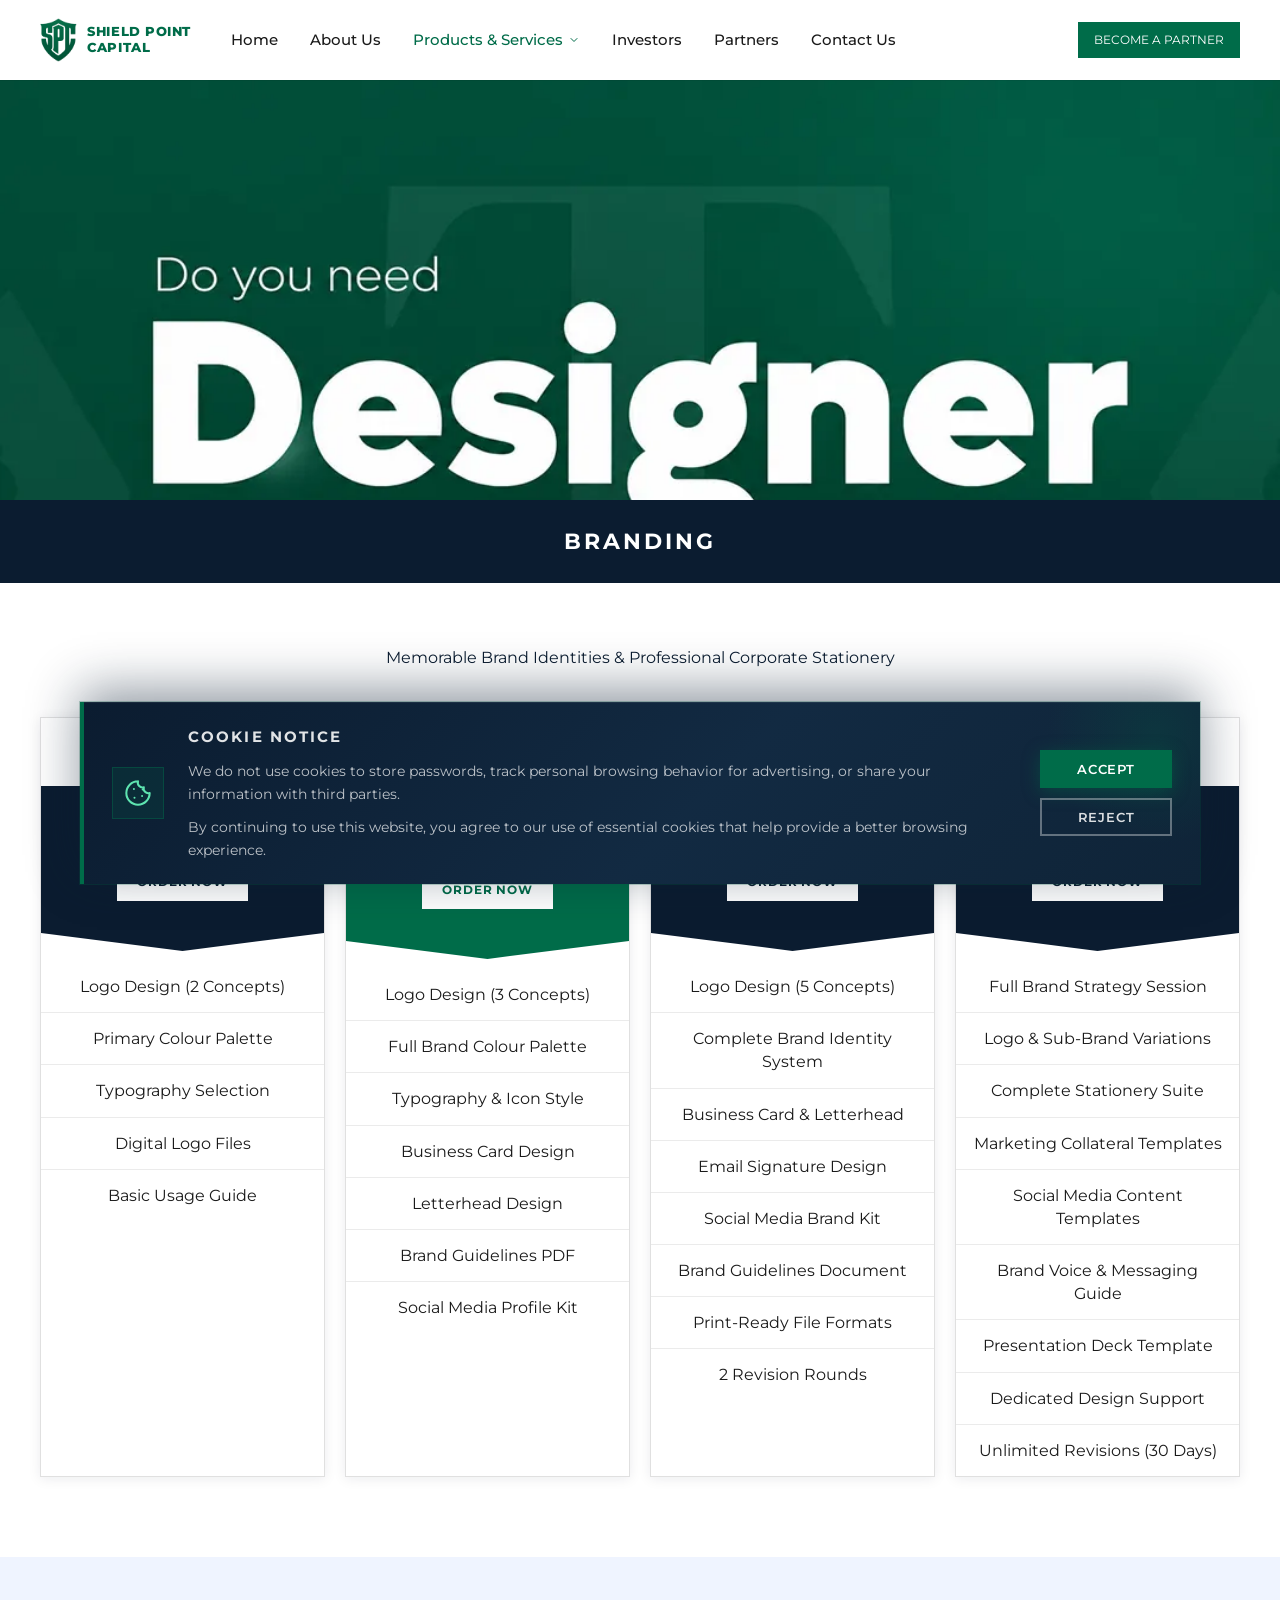
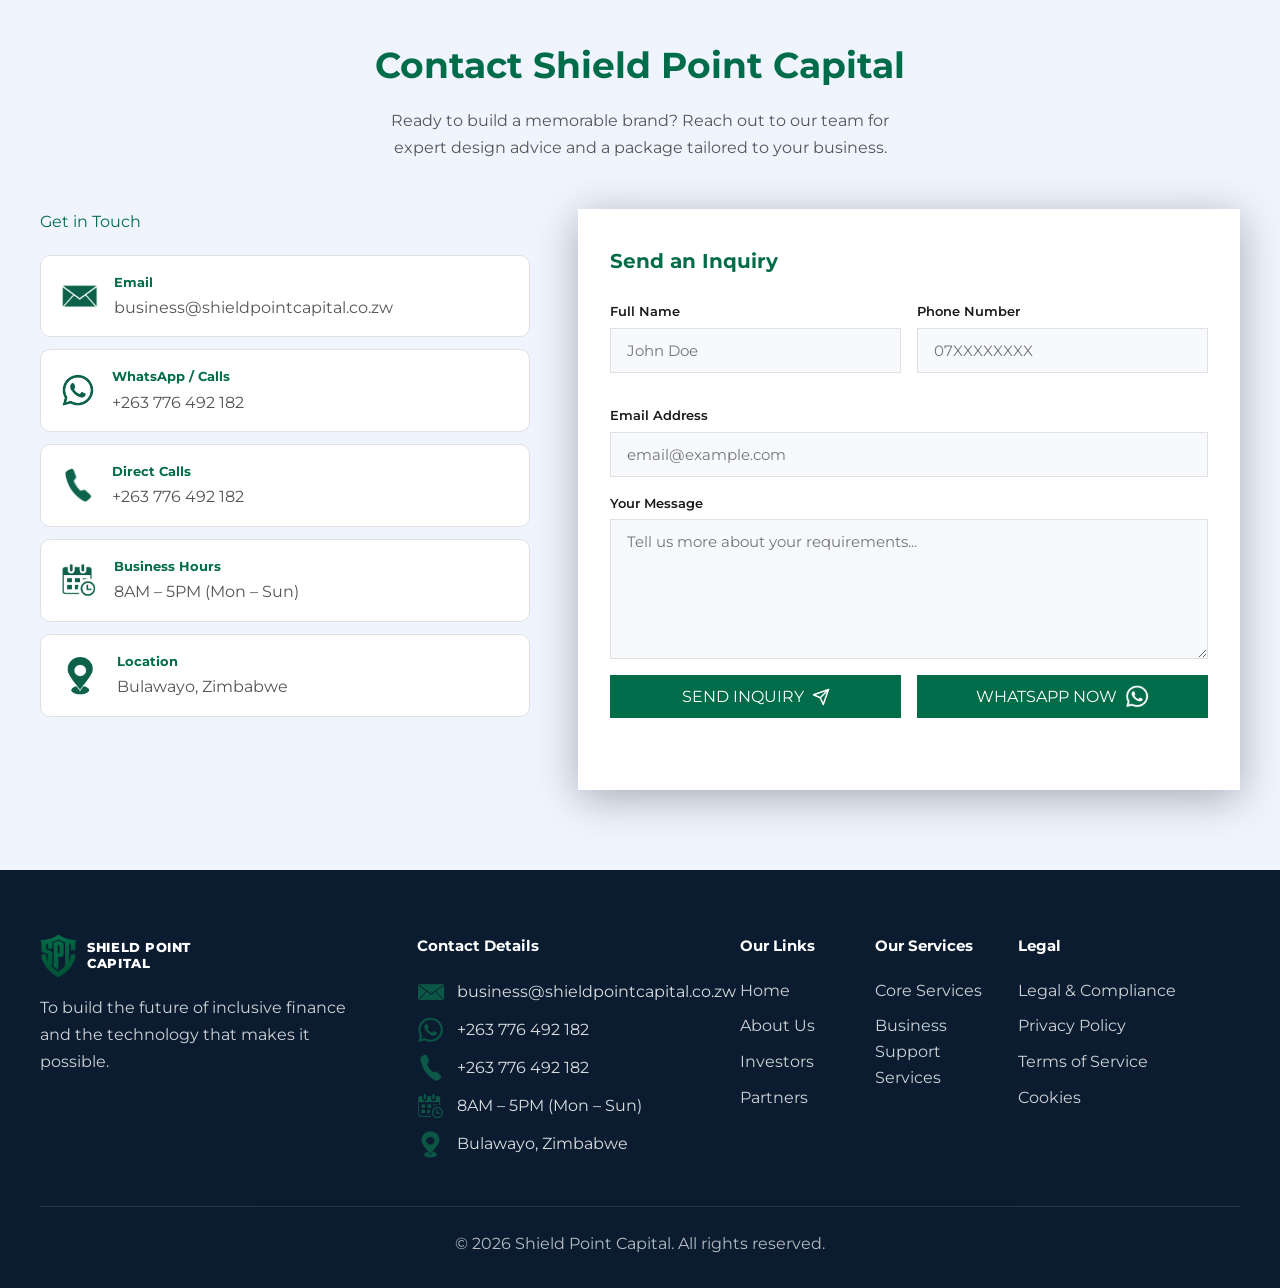
<file: branding.html>
<!doctype html>
<html lang="en">
  <head>
    <meta charset="UTF-8" />
    <meta name="viewport" content="width=device-width, initial-scale=1.0" />
    <meta
      name="description"
      content="Shield Point Capital — Memorable brand identities and professional corporate stationery packages for businesses in Zimbabwe."
    />
    <title>Branding — Shield Point Capital</title>
    <link rel="canonical" href="https://shieldpointcapital.co.zw/branding.html" />
    <meta name="robots" content="index, follow" />
    <meta name="author" content="Shield Point Capital (Private) Limited" />
    <meta name="theme-color" content="#006c49" />
    <meta property="og:locale" content="en_ZW" />
    <meta property="og:type" content="website" />
    <meta property="og:site_name" content="Shield Point Capital" />
    <meta property="og:title" content="Branding — Shield Point Capital" />
    <meta
      property="og:description"
      content="Memorable brand identities and professional corporate stationery packages for businesses in Zimbabwe."
    />
    <meta property="og:url" content="https://shieldpointcapital.co.zw/branding.html" />
    <meta property="og:image" content="https://shieldpointcapital.co.zw/assets/social/og-image.png" />
    <meta property="og:image:width" content="1200" />
    <meta property="og:image:height" content="630" />
    <meta property="og:image:alt" content="Shield Point Capital — FinEra Inclusive Credit Marketplace" />
    <meta name="twitter:card" content="summary" />
    <meta name="twitter:title" content="Branding — Shield Point Capital" />
    <meta
      name="twitter:description"
      content="Brand identity and corporate stationery packages for Zimbabwe businesses."
    />
    <meta name="twitter:image" content="https://shieldpointcapital.co.zw/assets/social/og-image.png" />
    <link rel="icon" type="image/png" href="assets/main/spclogo.png" />
    <link rel="preconnect" href="https://fonts.googleapis.com" />
    <link rel="preconnect" href="https://fonts.gstatic.com" crossorigin />
    <link
      href="https://fonts.googleapis.com/css2?family=Inter:wght@400;500;600;700;800&family=Montserrat:wght@300;400;500;600;700;800&display=swap"
      rel="stylesheet"
    />
    <link rel="stylesheet" href="css/styles.css" />
    <link rel="stylesheet" href="css/services.css" />
  </head>
  <body class="page-services page-branding">
    <header class="site-header">
      <div class="container header-inner">
        <a href="index.html" class="logo">
          <img loading="lazy" decoding="async" src="assets/main/spclogo.png" alt="Shield Point Capital logo" />
          <span class="logo-text">SHIELD POINT<br />CAPITAL</span>
        </a>
        <nav class="main-nav" id="mainNav">
          <a href="index.html">Home</a>
          <a href="index.html#about">About Us</a>
          <div class="nav-dropdown">
            <button type="button" class="nav-dropdown-toggle active" aria-expanded="false" aria-haspopup="true">
              Products &amp; Services
              <svg class="nav-dropdown-chevron" width="12" height="12" viewBox="0 0 24 24" aria-hidden="true">
                <path d="M6 9l6 6 6-6" fill="none" stroke="currentColor" stroke-width="2" stroke-linecap="round" stroke-linejoin="round"></path>
              </svg>
            </button>
            <ul class="nav-dropdown-menu" role="menu">
              <li role="none"><a href="products.html" role="menuitem">Our Products</a></li>
              <li role="none"><a href="loan-services.html" role="menuitem">Core Services</a></li>
              <li role="none"><a href="services.html" class="active" role="menuitem">Business Support Services</a></li>
            </ul>
          </div>
          <a href="investors.html">Investors</a>
          <a href="partners.html">Partners</a>
          <a href="#contact">Contact Us</a>
        </nav>
        <a href="partners.html" class="btn btn-green">Become A Partner</a>
        <button class="nav-toggle" id="navToggle" aria-label="Toggle navigation">
          <span></span>
          <span></span>
          <span></span>
        </button>
      </div>
    </header>

    <section class="services-hero">
      <img fetchpriority="high"
        src="assets/services/edf747fc-edaf-4d32-8750-46f13ceaa006 1.webp"
        alt="Graphic and logo design services"
      />
    </section>

    <div class="services-title-banner">
      <h2>BRANDING</h2>
    </div>

    <section class="service-pricing service-pricing--page" id="pricing">
      <div class="container">
        <h2 class="service-pricing-title">
          Memorable Brand Identities &amp; Professional Corporate Stationery
        </h2>
        <div class="service-pricing-grid">
          <article class="pricing-card">
            <h3 class="pricing-plan">Starter</h3>
            <div class="pricing-price-block pricing-price-block--navy">
              <div class="pricing-price">
                <span class="pricing-amount">$45</span>
                <span class="pricing-term">/Once Off</span>
              </div>
              <a
                href="#contact"
                class="pricing-order-btn"
                data-plan="Starter"
                data-service="Branding"
              >Order Now</a>
            </div>
            <ul class="pricing-features">
              <li>Logo Design (2 Concepts)</li>
              <li>Primary Colour Palette</li>
              <li>Typography Selection</li>
              <li>Digital Logo Files</li>
              <li>Basic Usage Guide</li>
            </ul>
          </article>

          <article class="pricing-card has-badge">
            <span class="pricing-badge">Best Seller</span>
            <h3 class="pricing-plan">Growth</h3>
            <div class="pricing-price-block pricing-price-block--green">
              <div class="pricing-price">
                <span class="pricing-amount">$85</span>
                <span class="pricing-term">/Once Off</span>
              </div>
              <a
                href="#contact"
                class="pricing-order-btn"
                data-plan="Growth"
                data-service="Branding"
              >Order Now</a>
            </div>
            <ul class="pricing-features">
              <li>Logo Design (3 Concepts)</li>
              <li>Full Brand Colour Palette</li>
              <li>Typography &amp; Icon Style</li>
              <li>Business Card Design</li>
              <li>Letterhead Design</li>
              <li>Brand Guidelines PDF</li>
              <li>Social Media Profile Kit</li>
            </ul>
          </article>

          <article class="pricing-card">
            <h3 class="pricing-plan">Professional</h3>
            <div class="pricing-price-block pricing-price-block--navy">
              <div class="pricing-price">
                <span class="pricing-amount">$130</span>
                <span class="pricing-term">/Once Off</span>
              </div>
              <a
                href="#contact"
                class="pricing-order-btn"
                data-plan="Professional"
                data-service="Branding"
              >Order Now</a>
            </div>
            <ul class="pricing-features">
              <li>Logo Design (5 Concepts)</li>
              <li>Complete Brand Identity System</li>
              <li>Business Card &amp; Letterhead</li>
              <li>Email Signature Design</li>
              <li>Social Media Brand Kit</li>
              <li>Brand Guidelines Document</li>
              <li>Print-Ready File Formats</li>
              <li>2 Revision Rounds</li>
            </ul>
          </article>

          <article class="pricing-card">
            <h3 class="pricing-plan">Enterprise</h3>
            <div class="pricing-price-block pricing-price-block--navy">
              <div class="pricing-price">
                <span class="pricing-amount">$200</span>
                <span class="pricing-term">/Once Off</span>
              </div>
              <a
                href="#contact"
                class="pricing-order-btn"
                data-plan="Enterprise"
                data-service="Branding"
              >Order Now</a>
            </div>
            <ul class="pricing-features">
              <li>Full Brand Strategy Session</li>
              <li>Logo &amp; Sub-Brand Variations</li>
              <li>Complete Stationery Suite</li>
              <li>Marketing Collateral Templates</li>
              <li>Social Media Content Templates</li>
              <li>Brand Voice &amp; Messaging Guide</li>
              <li>Presentation Deck Template</li>
              <li>Dedicated Design Support</li>
              <li>Unlimited Revisions (30 Days)</li>
            </ul>
          </article>
        </div>
      </div>
    </section>

    <section class="contact" id="contact">
      <div class="container">
        <div class="contact-header">
          <h2 class="contact-title">Contact Shield Point Capital</h2>
          <p class="contact-subtitle">
            Ready to build a memorable brand? Reach out to our team for expert
            design advice and a package tailored to your business.
          </p>
        </div>
        <div class="contact-grid">
          <div class="contact-info">
            <p class="contact-info-heading">Get in Touch</p>
            <ul class="contact-info-list">
              <li class="contact-info-item">
                <img loading="lazy" decoding="async" src="assets/main/912841506896fdf51b089d4922dc74c3 1.png" alt="Email" style="width: 37px; height: 37px; object-fit: contain;" />
                <div>
                  <h4>Email</h4>
                  <p>business@shieldpointcapital.co.zw</p>
                </div>
              </li>
              <li class="contact-info-item">
                <img loading="lazy" decoding="async" src="assets/main/45e235ee05ff4c3ee3d000b9532ef587 1.png" alt="WhatsApp" style="width: 35px; height: 35px; object-fit: contain;" />
                <div>
                  <h4>WhatsApp / Calls</h4>
                  <p>+263 776 492 182</p>
                </div>
              </li>
              <li class="contact-info-item">
                <img loading="lazy" decoding="async" src="assets/main/8a0f18aee763cdcc20522814d6528990 1.png" alt="Phone" style="width: 35px; height: 35px; object-fit: contain;" />
                <div>
                  <h4>Direct Calls</h4>
                  <p>+263 776 492 182</p>
                </div>
              </li>
              <li class="contact-info-item">
                <img loading="lazy" decoding="async" src="assets/main/7eaf2c45965894defed0c8ae2a4e2140 1.png" alt="Business hours" style="width: 37px; height: 37px; object-fit: contain;" />
                <div>
                  <h4>Business Hours</h4>
                  <p>8AM – 5PM (Mon – Sun)</p>
                </div>
              </li>
              <li class="contact-info-item">
                <img loading="lazy" decoding="async" src="assets/main/4edcb460a940ff726549077935f57168 1.png" alt="Location" style="width: 40px; height: 40px; object-fit: contain;" />
                <div>
                  <h4>Location</h4>
                  <p>Bulawayo, Zimbabwe</p>
                </div>
              </li>
            </ul>
          </div>
          <div class="contact-form-wrap">
            <h3 class="form-heading">Send an Inquiry</h3>
            <form id="servicesContactForm" novalidate>
              <div class="form-row">
                <div class="form-group">
                  <label for="firstName">Full Name</label>
                  <input
                    type="text"
                    id="firstName"
                    name="firstName"
                    placeholder="John Doe"
                    required
                    autocomplete="name"
                  />
                </div>
                <div class="form-group">
                  <label for="phone">Phone Number</label>
                  <input
                    type="tel"
                    id="phone"
                    name="phone"
                    placeholder="07XXXXXXXX"
                    autocomplete="tel"
                  />
                </div>
              </div>
              <div class="form-group">
                <label for="email">Email Address</label>
                <input
                  type="email"
                  id="email"
                  name="email"
                  placeholder="email@example.com"
                  required
                  autocomplete="email"
                />
              </div>
              <div class="form-group">
                <label for="message">Your Message</label>
                <textarea
                  id="message"
                  name="message"
                  placeholder="Tell us more about your requirements..."
                  required
                ></textarea>
              </div>
              <div class="form-buttons">
                <button type="submit" class="btn btn-green">
                  Send Inquiry
                  <svg viewBox="0 0 24 24" fill="none" stroke="currentColor" stroke-width="2" stroke-linecap="round" stroke-linejoin="round" aria-hidden="true" style="width: 18px; height: 18px;">
                    <line x1="22" y1="2" x2="11" y2="13"></line>
                    <polygon points="22 2 15 22 11 13 2 9 22 2"></polygon>
                  </svg>
                </button>
                <a
                  href="https://wa.me/263776492182"
                  target="_blank"
                  class="btn btn-green"
                >
                  WhatsApp Now
                  <img loading="lazy" decoding="async" src="assets/main/45e235ee05ff4c3ee3d000b9532ef587 1.png" alt="" style="width: 25px; height: 25px; object-fit: contain; filter: brightness(0) invert(1);" />
                </a>
              </div>
              <p class="form-status" id="servicesFormStatus" role="status"></p>
            </form>
          </div>
        </div>
      </div>
    </section>

    <footer class="site-footer footer-services">
      <div class="container">
        <div class="footer-grid">
          <div class="footer-brand">
            <a href="index.html" class="logo">
              <img loading="lazy" decoding="async" src="assets/main/spclogo.png" alt="Shield Point Capital logo" />
              <span class="logo-text">SHIELD POINT<br />CAPITAL</span>
            </a>
            <p>
              To build the future of inclusive finance and the technology that makes it possible.
            </p>
          </div>
          <div class="footer-col">
            <h4>Contact Details</h4>
            <ul class="footer-contact-list">
              <li>
                <img loading="lazy" decoding="async" src="assets/main/912841506896fdf51b089d4922dc74c3 1.png" alt="" />
                <span>business@shieldpointcapital.co.zw</span>
              </li>
              <li>
                <img loading="lazy" decoding="async" src="assets/main/45e235ee05ff4c3ee3d000b9532ef587 1.png" alt="" />
                <span>+263 776 492 182</span>
              </li>
              <li>
                <img loading="lazy" decoding="async" src="assets/main/8a0f18aee763cdcc20522814d6528990 1.png" alt="" />
                <span>+263 776 492 182</span>
              </li>
              <li>
                <img loading="lazy" decoding="async" src="assets/main/7eaf2c45965894defed0c8ae2a4e2140 1.png" alt="" />
                <span>8AM – 5PM (Mon – Sun)</span>
              </li>
              <li>
                <img loading="lazy" decoding="async" src="assets/main/4edcb460a940ff726549077935f57168 1.png" alt="" />
                <span>Bulawayo, Zimbabwe</span>
              </li>
            </ul>
          </div>
          <div class="footer-col footer-links-split">
            <div>
              <h4>Our Links</h4>
              <ul>
                <li><a href="index.html">Home</a></li>
                <li><a href="index.html#about">About Us</a></li>
                <li><a href="investors.html">Investors</a></li>
                <li><a href="partners.html">Partners</a></li>
              </ul>
            </div>
            <div>
              <h4>Our Services</h4>
              <ul>
                <li><a href="loan-services.html">Core Services</a></li>
                <li><a href="services.html">Business Support Services</a></li>
              </ul>
            </div>
          </div>
          <div class="footer-col">
            <h4>Legal</h4>
            <ul>
              <li><a href="#">Legal &amp; Compliance</a></li>
              <li><a href="privacy-policy.html">Privacy Policy</a></li>
              <li><a href="terms-of-service.html">Terms of Service</a></li>
              <li><a href="cookies.html">Cookies</a></li>
            </ul>
          </div>
        </div>
        <div class="footer-bottom">
          <p>&copy; 2026 Shield Point Capital. All rights reserved.</p>
        </div>
      </div>
    </footer>

    <script src="js/main.js"></script>
    <script src="js/services.js"></script>
  </body>
</html>
</file>
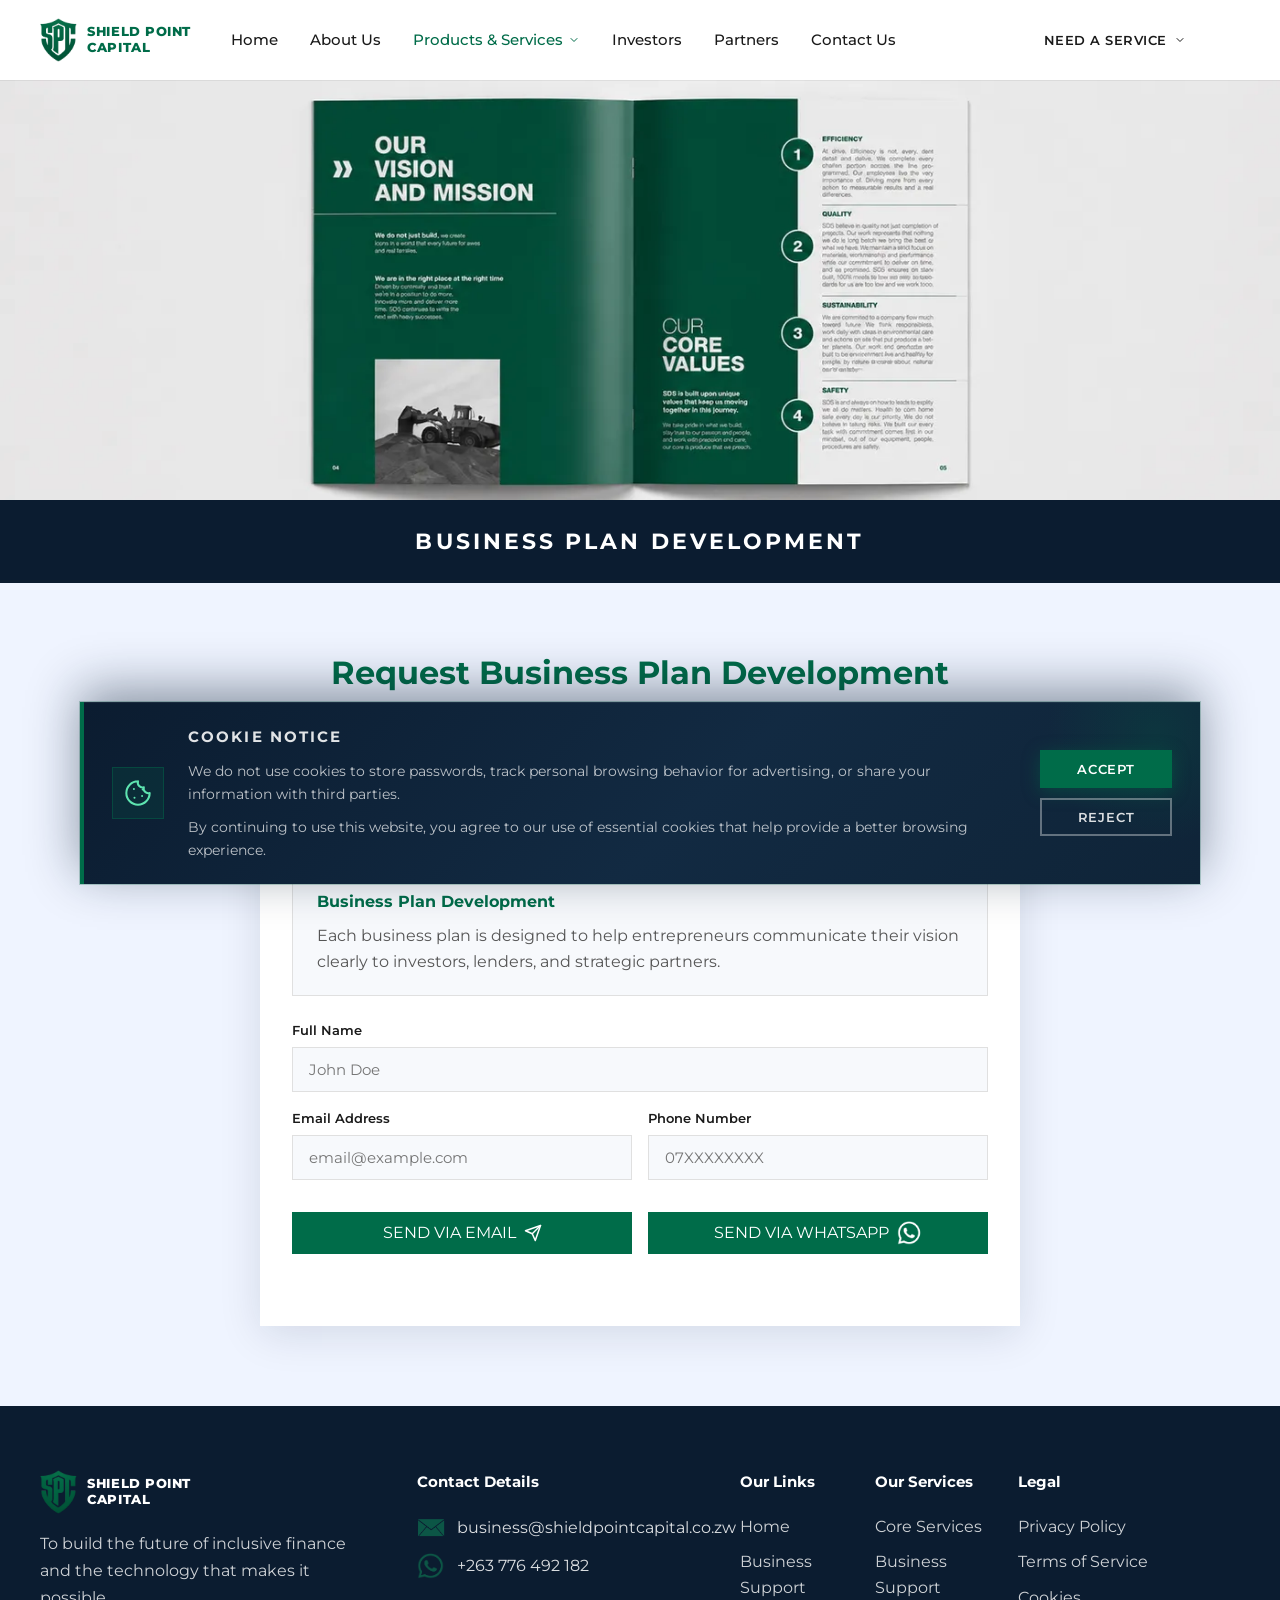
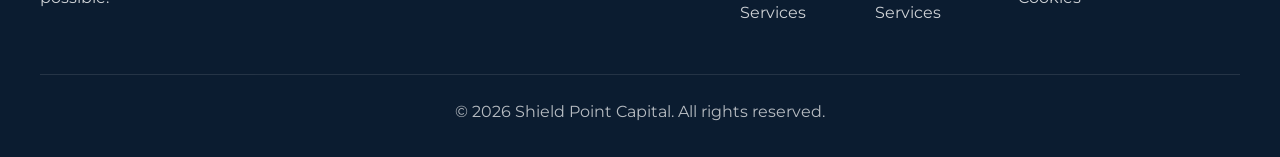
<file: business-plans.html>
<!doctype html>
<html lang="en">
  <head>
    <meta charset="UTF-8" />
    <meta name="viewport" content="width=device-width, initial-scale=1.0" />
    <meta
      name="description"
      content="Request Business Plan Development from Shield Point Capital — investor-ready plans for entrepreneurs."
    />
    <title>Business Plan Development — Shield Point Capital</title>
    <link rel="canonical" href="https://shieldpointcapital.co.zw/business-plans.html" />
    <meta name="robots" content="index, follow" />
    <meta name="author" content="Shield Point Capital (Private) Limited" />
    <meta name="theme-color" content="#006c49" />
    <meta property="og:locale" content="en_ZW" />
    <meta property="og:type" content="website" />
    <meta property="og:site_name" content="Shield Point Capital" />
    <meta property="og:title" content="Business Plan Development — Shield Point Capital" />
    <meta
      property="og:description"
      content="Investor-ready business plan development for entrepreneurs from Shield Point Capital."
    />
    <meta property="og:url" content="https://shieldpointcapital.co.zw/business-plans.html" />
    <meta property="og:image" content="https://shieldpointcapital.co.zw/assets/social/og-image.png" />
    <meta property="og:image:width" content="1200" />
    <meta property="og:image:height" content="630" />
    <meta property="og:image:alt" content="Shield Point Capital — FinEra Inclusive Credit Marketplace" />
    <meta name="twitter:card" content="summary" />
    <meta name="twitter:title" content="Business Plan Development — Shield Point Capital" />
    <meta
      name="twitter:description"
      content="Investor-ready business plan development for entrepreneurs in Zimbabwe."
    />
    <meta name="twitter:image" content="https://shieldpointcapital.co.zw/assets/social/og-image.png" />
    <link rel="icon" type="image/png" href="assets/main/spclogo.png" />
    <link rel="preconnect" href="https://fonts.googleapis.com" />
    <link rel="preconnect" href="https://fonts.gstatic.com" crossorigin />
    <link
      href="https://fonts.googleapis.com/css2?family=Inter:wght@400;500;600;700;800&family=Montserrat:wght@300;400;500;600;700;800&display=swap"
      rel="stylesheet"
    />
    <link rel="stylesheet" href="css/styles.css" />
    <link rel="stylesheet" href="css/services.css" />
  </head>
  <body class="page-services page-support-services page-service-inquiry">
    <header class="site-header">
      <div class="container header-inner">
        <a href="index.html" class="logo">
          <img loading="lazy" decoding="async" src="assets/main/spclogo.png" alt="Shield Point Capital logo" />
          <span class="logo-text">SHIELD POINT<br />CAPITAL</span>
        </a>
        <nav class="main-nav" id="mainNav">
          <a href="index.html">Home</a>
          <a href="index.html#about">About Us</a>
          <div class="nav-dropdown">
            <button type="button" class="nav-dropdown-toggle active" aria-expanded="false" aria-haspopup="true">
              Products &amp; Services
              <svg class="nav-dropdown-chevron" width="12" height="12" viewBox="0 0 24 24" aria-hidden="true">
                <path d="M6 9l6 6 6-6" fill="none" stroke="currentColor" stroke-width="2" stroke-linecap="round" stroke-linejoin="round"></path>
              </svg>
            </button>
            <ul class="nav-dropdown-menu" role="menu">
              <li role="none"><a href="products.html" role="menuitem">Our Products</a></li>
              <li role="none"><a href="loan-services.html" role="menuitem">Core Services</a></li>
              <li role="none"><a href="services.html" class="active" role="menuitem">Business Support Services</a></li>
            </ul>
          </div>
          <a href="investors.html">Investors</a>
          <a href="partners.html">Partners</a>
          <a href="services.html#contact">Contact Us</a>
        </nav>
        <div class="nav-dropdown header-service-dropdown">
          <button type="button" class="btn btn-green nav-dropdown-toggle" aria-expanded="false" aria-haspopup="true">
            Need a Service
            <svg class="nav-dropdown-chevron" width="12" height="12" viewBox="0 0 24 24" aria-hidden="true">
              <path d="M6 9l6 6 6-6" fill="none" stroke="currentColor" stroke-width="2" stroke-linecap="round" stroke-linejoin="round"></path>
            </svg>
          </button>
          <ul class="nav-dropdown-menu" role="menu">
            <li role="none"><a href="web-development.html" role="menuitem">Business Website Development</a></li>
            <li role="none"><a href="business-plans.html" class="active" role="menuitem">Business Plan Development</a></li>
            <li role="none"><a href="market-research.html" role="menuitem">Market Research</a></li>
          </ul>
        </div>
        <button class="nav-toggle" id="navToggle" aria-label="Toggle navigation">
          <span></span><span></span><span></span>
        </button>
      </div>
    </header>

    <section class="services-hero">
      <img fetchpriority="high"
        src="assets/services/78253021-5105-4199-93e3-b184ac39bf7f 1.webp"
        alt="Investor-ready business plan documents"
      />
    </section>

    <div class="services-title-banner">
      <h2>BUSINESS PLAN DEVELOPMENT</h2>
    </div>

    <section class="loan-request-section">
      <div class="container loan-request-container">
        <div class="loan-request-intro">
          <h2>Request Business Plan Development</h2>
          <p>
            Fill in your contact details below. Your inquiry will include this
            service information automatically — just tap Send in your email or
            WhatsApp app.
          </p>
        </div>

        <form
          id="serviceInquiryForm"
          class="loan-request-form"
          novalidate
          data-service-title="Business Plan Development"
          data-service-description="Each business plan is designed to help entrepreneurs communicate their vision clearly to investors, lenders, and strategic partners."
        >
          <div class="service-info-box">
            <h3>Business Plan Development</h3>
            <p>
              Each business plan is designed to help entrepreneurs communicate
              their vision clearly to investors, lenders, and strategic partners.
            </p>
          </div>

          <div class="form-group">
            <label for="fullName">Full Name</label>
            <input
              type="text"
              id="fullName"
              name="fullName"
              placeholder="John Doe"
              required
              autocomplete="name"
            />
          </div>

          <div class="form-row">
            <div class="form-group">
              <label for="email">Email Address</label>
              <input
                type="email"
                id="email"
                name="email"
                placeholder="email@example.com"
                required
                autocomplete="email"
              />
            </div>
            <div class="form-group">
              <label for="phone">Phone Number</label>
              <input
                type="tel"
                id="phone"
                name="phone"
                placeholder="07XXXXXXXX"
                autocomplete="tel"
              />
            </div>
          </div>

          <div class="form-buttons loan-form-buttons">
            <button type="button" class="btn btn-green" id="sendEmailBtn">
              Send via Email
              <svg viewBox="0 0 24 24" fill="none" stroke="currentColor" stroke-width="2" stroke-linecap="round" stroke-linejoin="round" aria-hidden="true" style="width: 18px; height: 18px">
                <line x1="22" y1="2" x2="11" y2="13"></line>
                <polygon points="22 2 15 22 11 13 2 9 22 2"></polygon>
              </svg>
            </button>
            <button type="button" class="btn btn-green" id="sendWhatsAppBtn">
              Send via WhatsApp
              <img loading="lazy" decoding="async" src="assets/main/45e235ee05ff4c3ee3d000b9532ef587 1.png" alt="" style="width: 25px; height: 25px; object-fit: contain; filter: brightness(0) invert(1);" />
            </button>
          </div>
          <p class="form-status" id="serviceInquiryStatus" role="status"></p>
        </form>
      </div>
    </section>

    <footer class="site-footer footer-services">
      <div class="container">
        <div class="footer-grid">
          <div class="footer-brand">
            <a href="index.html" class="logo">
              <img loading="lazy" decoding="async" src="assets/main/spclogo.png" alt="Shield Point Capital logo" />
              <span class="logo-text">SHIELD POINT<br />CAPITAL</span>
            </a>
            <p>To build the future of inclusive finance and the technology that makes it possible.</p>
          </div>
          <div class="footer-col">
            <h4>Contact Details</h4>
            <ul class="footer-contact-list">
              <li><img loading="lazy" decoding="async" src="assets/main/912841506896fdf51b089d4922dc74c3 1.png" alt="" /><span>business@shieldpointcapital.co.zw</span></li>
              <li><img loading="lazy" decoding="async" src="assets/main/45e235ee05ff4c3ee3d000b9532ef587 1.png" alt="" /><span>+263 776 492 182</span></li>
            </ul>
          </div>
          <div class="footer-col footer-links-split">
            <div>
              <h4>Our Links</h4>
              <ul>
                <li><a href="index.html">Home</a></li>
                <li><a href="services.html">Business Support Services</a></li>
              </ul>
            </div>
            <div>
              <h4>Our Services</h4>
              <ul>
                <li><a href="loan-services.html">Core Services</a></li>
                <li><a href="services.html">Business Support Services</a></li>
              </ul>
            </div>
          </div>
          <div class="footer-col">
            <h4>Legal</h4>
            <ul>
              <li><a href="privacy-policy.html">Privacy Policy</a></li>
              <li><a href="terms-of-service.html">Terms of Service</a></li>
              <li><a href="cookies.html">Cookies</a></li>
            </ul>
          </div>
        </div>
        <div class="footer-bottom">
          <p>&copy; 2026 Shield Point Capital. All rights reserved.</p>
        </div>
      </div>
    </footer>

    <script src="js/main.js"></script>
    <script src="js/service-inquiry.js"></script>
  </body>
</html>
</file>
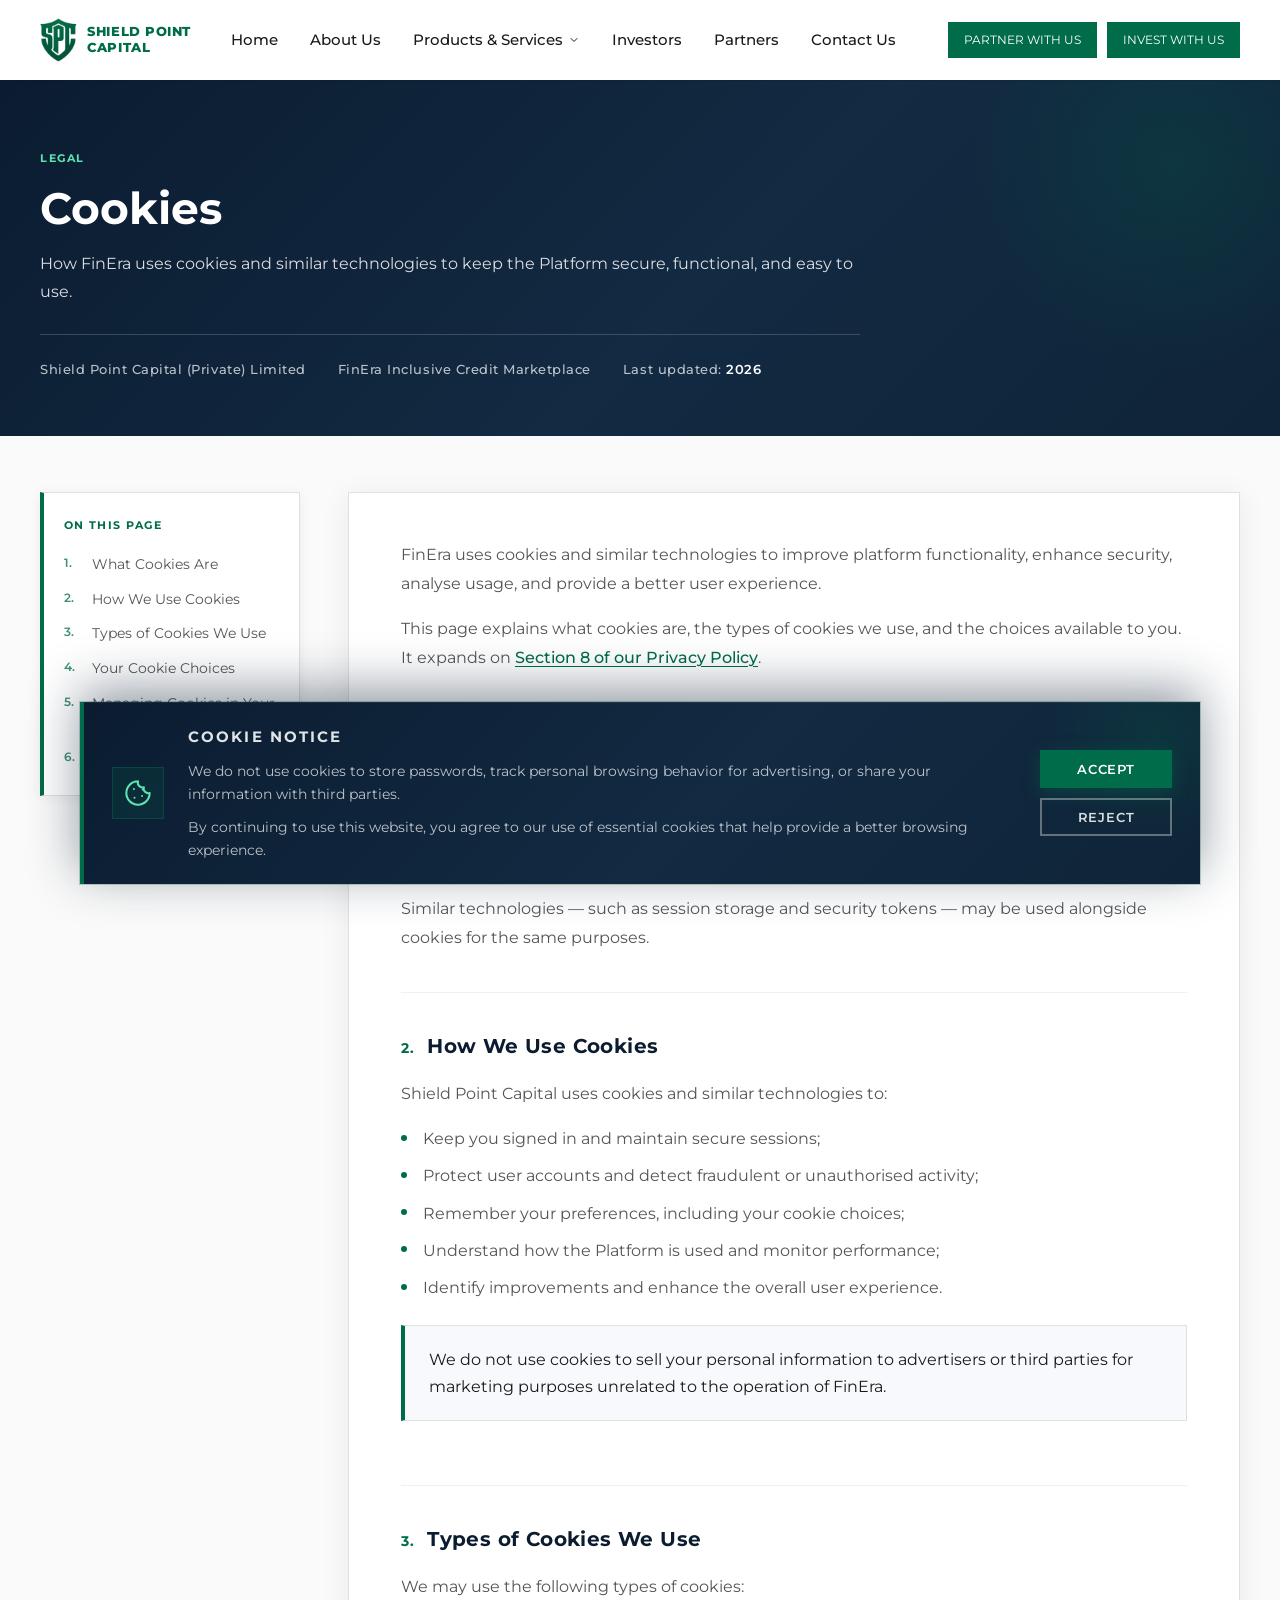
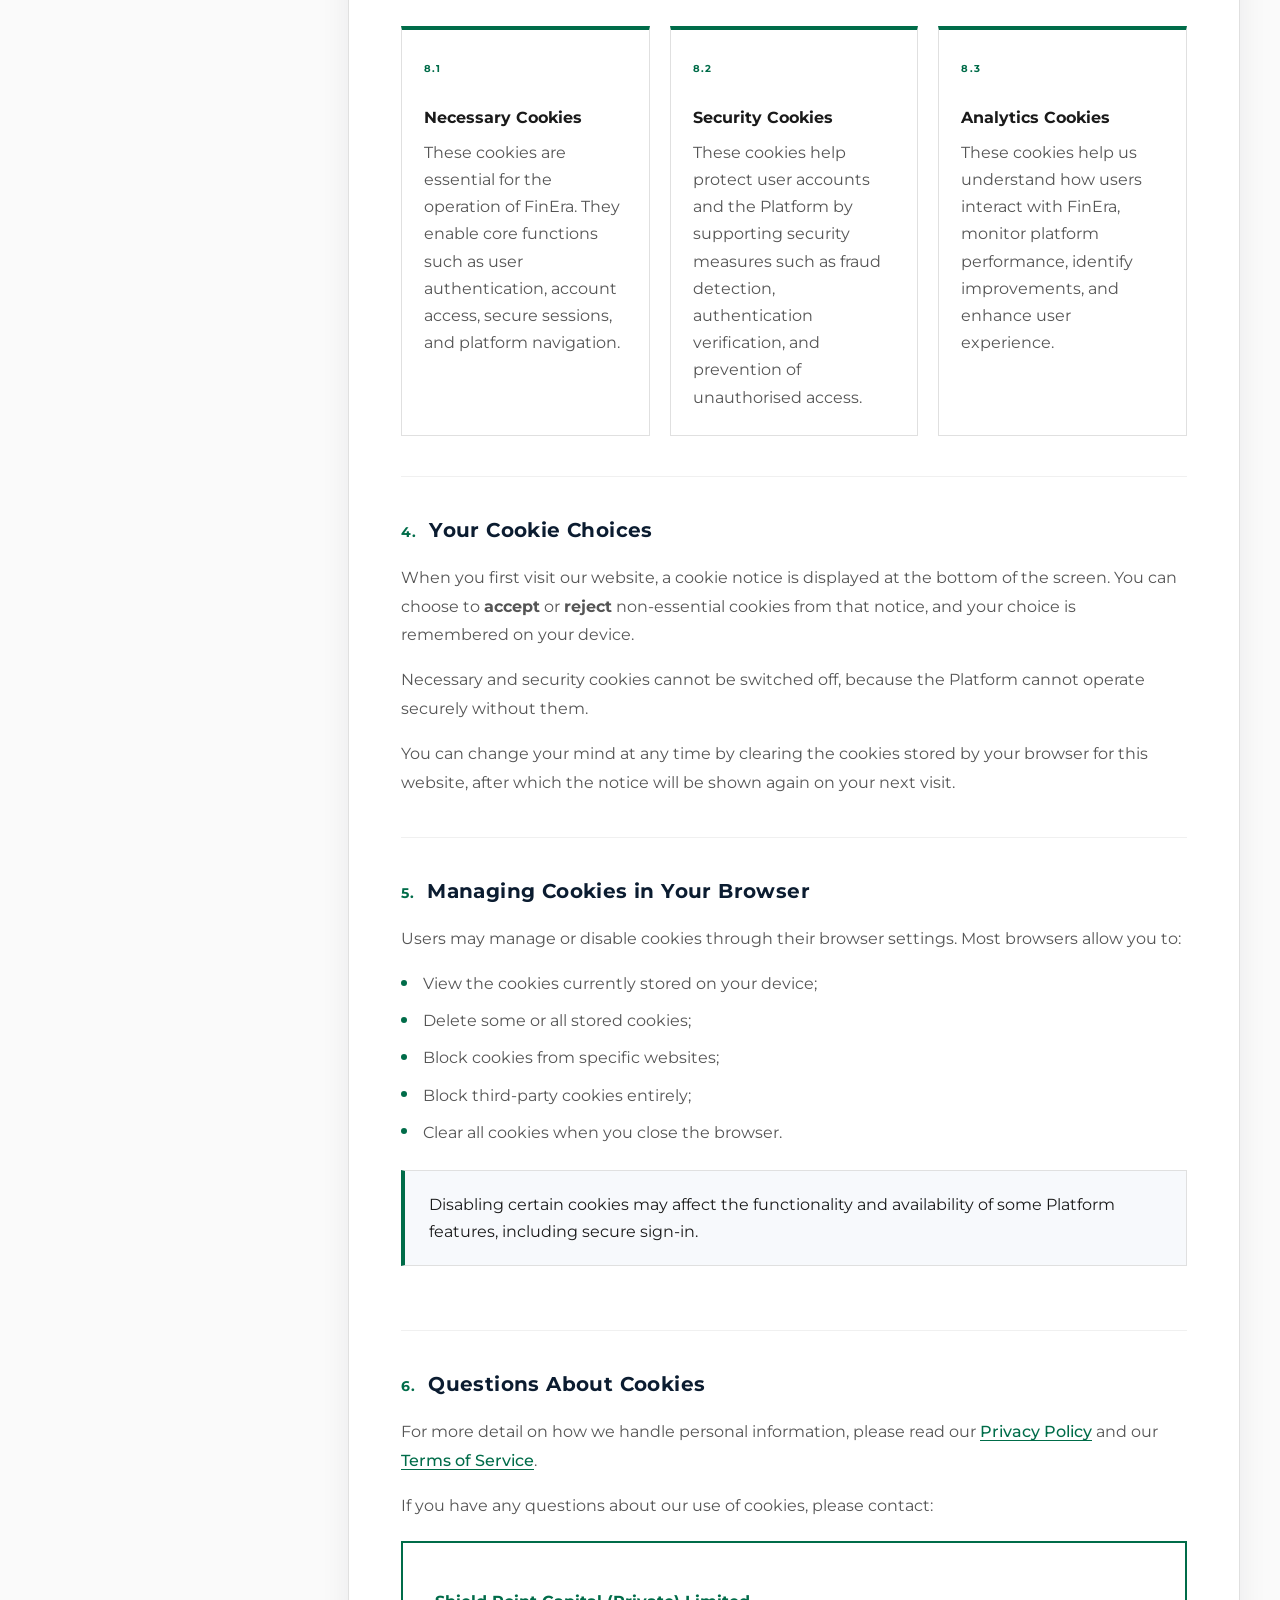
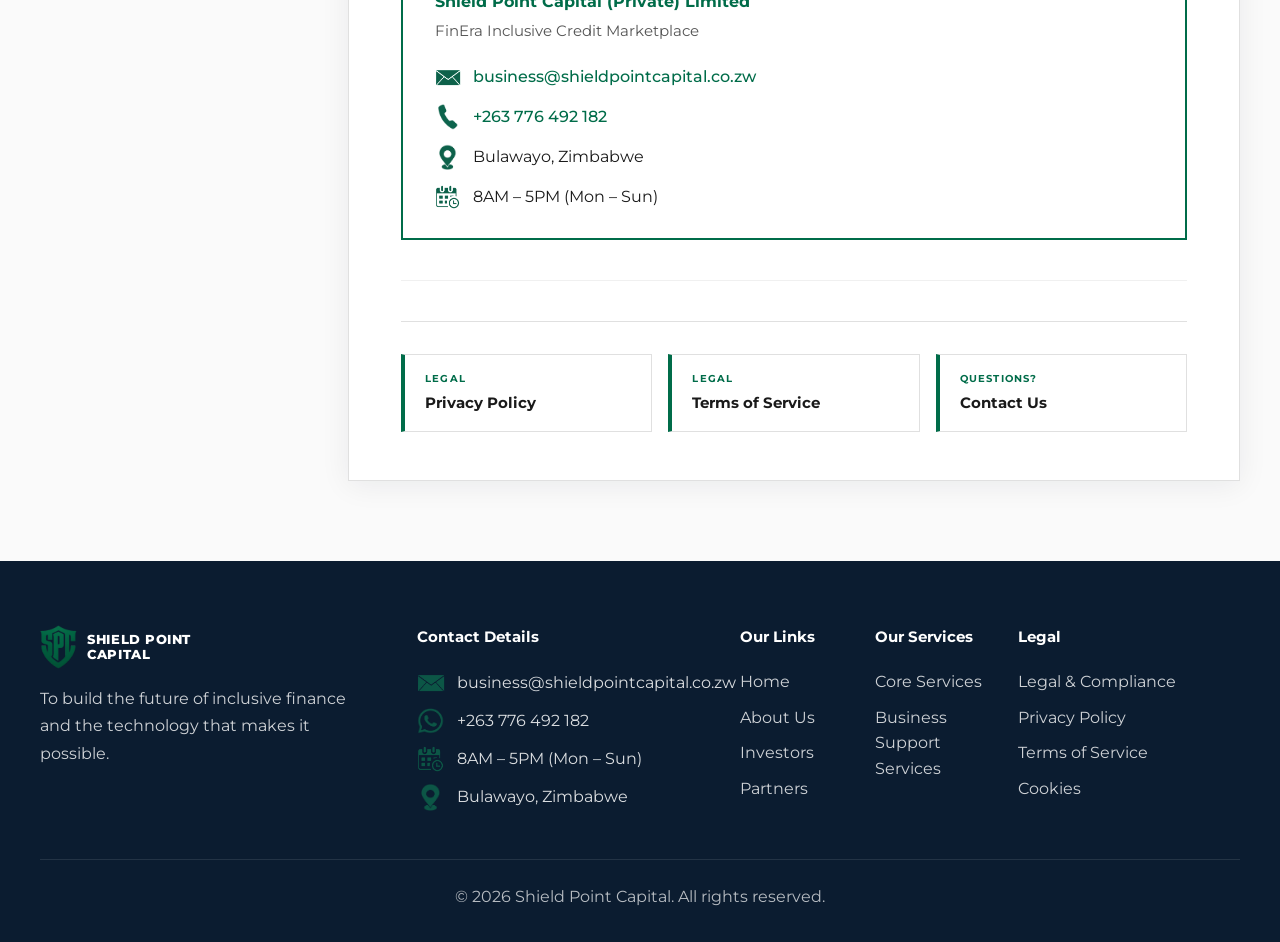
<file: cookies.html>
<!doctype html>
<html lang="en">
  <head>
    <meta charset="UTF-8" />
    <meta name="viewport" content="width=device-width, initial-scale=1.0" />
    <meta name="description" content="How Shield Point Capital and the FinEra Inclusive Credit Marketplace use cookies and similar technologies, and the choices available to you." />
    <title>Cookies — Shield Point Capital</title>
    <link rel="canonical" href="https://shieldpointcapital.co.zw/cookies.html" />
    <meta name="robots" content="index, follow" />
    <meta name="author" content="Shield Point Capital (Private) Limited" />
    <meta name="theme-color" content="#006c49" />
    <meta property="og:locale" content="en_ZW" />
    <meta property="og:type" content="website" />
    <meta property="og:site_name" content="Shield Point Capital" />
    <meta property="og:title" content="Cookies — Shield Point Capital" />
    <meta property="og:description" content="How Shield Point Capital and the FinEra Inclusive Credit Marketplace use cookies and similar technologies, and the choices available to you." />
    <meta property="og:url" content="https://shieldpointcapital.co.zw/cookies.html" />
    <meta property="og:image" content="https://shieldpointcapital.co.zw/assets/social/og-image.png" />
    <meta property="og:image:width" content="1200" />
    <meta property="og:image:height" content="630" />
    <meta property="og:image:alt" content="Shield Point Capital — FinEra Inclusive Credit Marketplace" />
    <meta name="twitter:card" content="summary" />
    <meta name="twitter:title" content="Cookies — Shield Point Capital" />
    <meta name="twitter:description" content="How Shield Point Capital and the FinEra Inclusive Credit Marketplace use cookies and similar technologies, and the choices available to you." />
    <meta name="twitter:image" content="https://shieldpointcapital.co.zw/assets/social/og-image.png" />
    <link rel="icon" type="image/png" href="assets/main/spclogo.png" />
    <link rel="preconnect" href="https://fonts.googleapis.com" />
    <link rel="preconnect" href="https://fonts.gstatic.com" crossorigin />
    <link
      href="https://fonts.googleapis.com/css2?family=Inter:wght@400;500;600;700;800&family=Montserrat:wght@300;400;500;600;700;800&display=swap"
      rel="stylesheet"
    />
    <link rel="stylesheet" href="css/styles.css" />
    <link rel="stylesheet" href="css/services.css" />
    <link rel="stylesheet" href="css/legal.css" />
  </head>
  <body class="page-legal page-cookies">
    <header class="site-header">
      <div class="container header-inner">
        <a href="index.html" class="logo">
          <img loading="lazy" decoding="async" src="assets/main/spclogo.png" alt="Shield Point Capital logo" />
          <span class="logo-text">SHIELD POINT<br />CAPITAL</span>
        </a>
        <nav class="main-nav" id="mainNav">
          <a href="index.html">Home</a>
          <a href="index.html#about">About Us</a>
          <div class="nav-dropdown">
            <button
              type="button"
              class="nav-dropdown-toggle"
              aria-expanded="false"
              aria-haspopup="true"
            >
              Products &amp; Services
              <svg
                class="nav-dropdown-chevron"
                width="12"
                height="12"
                viewBox="0 0 24 24"
                aria-hidden="true"
              >
                <path
                  d="M6 9l6 6 6-6"
                  fill="none"
                  stroke="currentColor"
                  stroke-width="2"
                  stroke-linecap="round"
                  stroke-linejoin="round"
                ></path>
              </svg>
            </button>
            <ul class="nav-dropdown-menu" role="menu">
              <li role="none">
                <a href="products.html" role="menuitem">Our Products</a>
              </li>
              <li role="none">
                <a href="loan-services.html" role="menuitem">Core Services</a>
              </li>
              <li role="none">
                <a href="services.html" role="menuitem"
                  >Business Support Services</a
                >
              </li>
            </ul>
          </div>
          <a href="investors.html">Investors</a>
          <a href="partners.html">Partners</a>
          <a href="index.html#contact">Contact Us</a>
        </nav>
        <div class="header-actions">
          <a href="partners.html#apply" class="btn btn-green">Partner With Us</a>
          <a href="investors.html#request-info" class="btn btn-green"
            >Invest With Us</a
          >
        </div>
        <button
          class="nav-toggle"
          id="navToggle"
          aria-label="Toggle navigation"
        >
          <span></span>
          <span></span>
          <span></span>
        </button>
      </div>
    </header>

    <section class="legal-hero">
      <div class="container">
        <div class="legal-hero-inner">
          <span class="legal-hero-label">Legal</span>
          <h1>Cookies</h1>
          <p>How FinEra uses cookies and similar technologies to keep the Platform secure, functional, and easy to use.</p>
          <div class="legal-hero-meta">
            <span>Shield Point Capital (Private) Limited</span>
            <span>FinEra Inclusive Credit Marketplace</span>
            <span>Last updated: <strong>2026</strong></span>
          </div>
        </div>
      </div>
    </section>

    <section class="legal-body">
      <div class="container">
        <div class="legal-layout">
          <aside class="legal-toc">
            <h2>On this page</h2>
            <ol>
              <li><a href="#what-are-cookies">What Cookies Are</a></li>
              <li><a href="#how-we-use-cookies">How We Use Cookies</a></li>
              <li><a href="#types-of-cookies">Types of Cookies We Use</a></li>
              <li><a href="#your-choices">Your Cookie Choices</a></li>
              <li><a href="#managing-cookies">Managing Cookies in Your Browser</a></li>
              <li><a href="#cookies-contact">Questions About Cookies</a></li>
            </ol>
          </aside>
          <div class="legal-content">
            <div class="legal-intro">
              <p>
                FinEra uses cookies and similar technologies to improve platform functionality,
                enhance security, analyse usage, and provide a better user experience.
              </p>
              <p>
                This page explains what cookies are, the types of cookies we use, and the choices
                available to you. It expands on
                <a class="legal-link" href="privacy-policy.html#cookies">Section 8 of our Privacy
                Policy</a>.
              </p>
            </div>
            <section class="legal-section" id="what-are-cookies">
              <h2><span class="legal-section-num">1.</span>What Cookies Are</h2>
              <p>
                Cookies are small data files stored on a user&rsquo;s device when they access a
                website or digital platform. They help us recognise users, maintain secure sessions,
                and understand how the Platform is used.
              </p>
              <p>
                Similar technologies &mdash; such as session storage and security tokens &mdash; may
                be used alongside cookies for the same purposes.
              </p>
            </section>
            <section class="legal-section" id="how-we-use-cookies">
              <h2><span class="legal-section-num">2.</span>How We Use Cookies</h2>
              <p>Shield Point Capital uses cookies and similar technologies to:</p>
              <ul class="legal-list">
                <li>Keep you signed in and maintain secure sessions;</li>
                <li>Protect user accounts and detect fraudulent or unauthorised activity;</li>
                <li>Remember your preferences, including your cookie choices;</li>
                <li>Understand how the Platform is used and monitor performance;</li>
                <li>Identify improvements and enhance the overall user experience.</li>
              </ul>
              <div class="legal-note">
                <p>
                  We do not use cookies to sell your personal information to advertisers or third
                  parties for marketing purposes unrelated to the operation of FinEra.
                </p>
              </div>
            </section>
            <section class="legal-section" id="types-of-cookies">
              <h2><span class="legal-section-num">3.</span>Types of Cookies We Use</h2>
              <p>We may use the following types of cookies:</p>
              <div class="cookie-type-grid">
                <article class="cookie-type-card">
                  <span class="cookie-type-tag">8.1</span>
                  <h3>Necessary Cookies</h3>
                  <p>
                    These cookies are essential for the operation of FinEra. They enable core
                    functions such as user authentication, account access, secure sessions, and
                    platform navigation.
                  </p>
                </article>
                <article class="cookie-type-card">
                  <span class="cookie-type-tag">8.2</span>
                  <h3>Security Cookies</h3>
                  <p>
                    These cookies help protect user accounts and the Platform by supporting security
                    measures such as fraud detection, authentication verification, and prevention of
                    unauthorised access.
                  </p>
                </article>
                <article class="cookie-type-card">
                  <span class="cookie-type-tag">8.3</span>
                  <h3>Analytics Cookies</h3>
                  <p>
                    These cookies help us understand how users interact with FinEra, monitor platform
                    performance, identify improvements, and enhance user experience.
                  </p>
                </article>
              </div>
            </section>
            <section class="legal-section" id="your-choices">
              <h2><span class="legal-section-num">4.</span>Your Cookie Choices</h2>
              <p>
                When you first visit our website, a cookie notice is displayed at the bottom of the
                screen. You can choose to <strong>accept</strong> or <strong>reject</strong>
                non-essential cookies from that notice, and your choice is remembered on your device.
              </p>
              <p>
                Necessary and security cookies cannot be switched off, because the Platform cannot
                operate securely without them.
              </p>
              <p>
                You can change your mind at any time by clearing the cookies stored by your browser
                for this website, after which the notice will be shown again on your next visit.
              </p>
            </section>
            <section class="legal-section" id="managing-cookies">
              <h2><span class="legal-section-num">5.</span>Managing Cookies in Your Browser</h2>
              <p>
                Users may manage or disable cookies through their browser settings. Most browsers
                allow you to:
              </p>
              <ul class="legal-list">
                <li>View the cookies currently stored on your device;</li>
                <li>Delete some or all stored cookies;</li>
                <li>Block cookies from specific websites;</li>
                <li>Block third-party cookies entirely;</li>
                <li>Clear all cookies when you close the browser.</li>
              </ul>
              <div class="legal-note">
                <p>
                  Disabling certain cookies may affect the functionality and availability of some
                  Platform features, including secure sign-in.
                </p>
              </div>
            </section>
            <section class="legal-section" id="cookies-contact">
              <h2><span class="legal-section-num">6.</span>Questions About Cookies</h2>
              <p>
                For more detail on how we handle personal information, please read our
                <a class="legal-link" href="privacy-policy.html">Privacy Policy</a> and our
                <a class="legal-link" href="terms-of-service.html">Terms of Service</a>.
              </p>
              <p>If you have any questions about our use of cookies, please contact:</p>
              <div class="legal-contact-card">
                <h3>Shield Point Capital (Private) Limited</h3>
                <p class="legal-contact-sub">FinEra Inclusive Credit Marketplace</p>
                <ul class="legal-contact-list">
                  <li>
                    <img loading="lazy" decoding="async" src="assets/main/912841506896fdf51b089d4922dc74c3 1.png" alt="" />
                    <a href="mailto:business@shieldpointcapital.co.zw">business@shieldpointcapital.co.zw</a>
                  </li>
                  <li>
                    <img loading="lazy" decoding="async" src="assets/main/8a0f18aee763cdcc20522814d6528990 1.png" alt="" />
                    <a href="tel:+263776492182">+263 776 492 182</a>
                  </li>
                  <li>
                    <img loading="lazy" decoding="async" src="assets/main/4edcb460a940ff726549077935f57168 1.png" alt="" />
                    <span>Bulawayo, Zimbabwe</span>
                  </li>
                  <li>
                    <img loading="lazy" decoding="async" src="assets/main/7eaf2c45965894defed0c8ae2a4e2140 1.png" alt="" />
                    <span>8AM &ndash; 5PM (Mon &ndash; Sun)</span>
                  </li>
                </ul>
              </div>
            </section>
            <div class="legal-crosslinks">
              <a class="legal-crosslink" href="privacy-policy.html">
                <span>Legal</span>
                <strong>Privacy Policy</strong>
              </a>
              <a class="legal-crosslink" href="terms-of-service.html">
                <span>Legal</span>
                <strong>Terms of Service</strong>
              </a>
              <a class="legal-crosslink" href="index.html#contact">
                <span>Questions?</span>
                <strong>Contact Us</strong>
              </a>
            </div>
          </div>
        </div>
      </div>
    </section>
    <footer class="site-footer footer-services">
      <div class="container">
        <div class="footer-grid">
          <div class="footer-brand">
            <a href="index.html" class="logo">
              <img loading="lazy" decoding="async"
                src="assets/main/spclogo.png"
                alt="Shield Point Capital logo"
              />
              <span class="logo-text">SHIELD POINT<br />CAPITAL</span>
            </a>
            <p>
              To build the future of inclusive finance and the technology that
              makes it possible.
            </p>
          </div>
          <div class="footer-col">
            <h4>Contact Details</h4>
            <ul class="footer-contact-list">
              <li>
                <img loading="lazy" decoding="async"
                  src="assets/main/912841506896fdf51b089d4922dc74c3 1.png"
                  alt=""
                />
                <span>business@shieldpointcapital.co.zw</span>
              </li>
              <li>
                <img loading="lazy" decoding="async"
                  src="assets/main/45e235ee05ff4c3ee3d000b9532ef587 1.png"
                  alt=""
                />
                <span>+263 776 492 182</span>
              </li>
              <li>
                <img loading="lazy" decoding="async"
                  src="assets/main/7eaf2c45965894defed0c8ae2a4e2140 1.png"
                  alt=""
                />
                <span>8AM – 5PM (Mon – Sun)</span>
              </li>
              <li>
                <img loading="lazy" decoding="async"
                  src="assets/main/4edcb460a940ff726549077935f57168 1.png"
                  alt=""
                />
                <span>Bulawayo, Zimbabwe</span>
              </li>
            </ul>
          </div>
          <div class="footer-col footer-links-split">
            <div>
              <h4>Our Links</h4>
              <ul>
                <li><a href="index.html">Home</a></li>
                <li><a href="index.html#about">About Us</a></li>
                <li><a href="investors.html">Investors</a></li>
                <li><a href="partners.html">Partners</a></li>
              </ul>
            </div>
            <div>
              <h4>Our Services</h4>
              <ul>
                <li><a href="loan-services.html">Core Services</a></li>
                <li><a href="services.html">Business Support Services</a></li>
              </ul>
            </div>
          </div>
          <div class="footer-col">
            <h4>Legal</h4>
            <ul>
              <li><a href="#">Legal &amp; Compliance</a></li>
              <li><a href="privacy-policy.html">Privacy Policy</a></li>
              <li><a href="terms-of-service.html">Terms of Service</a></li>
              <li><a href="cookies.html">Cookies</a></li>
            </ul>
          </div>
        </div>
        <div class="footer-bottom">
          <p>&copy; 2026 Shield Point Capital. All rights reserved.</p>
        </div>
      </div>
    </footer>

    <script src="js/main.js"></script>
  </body>
</html>
</file>
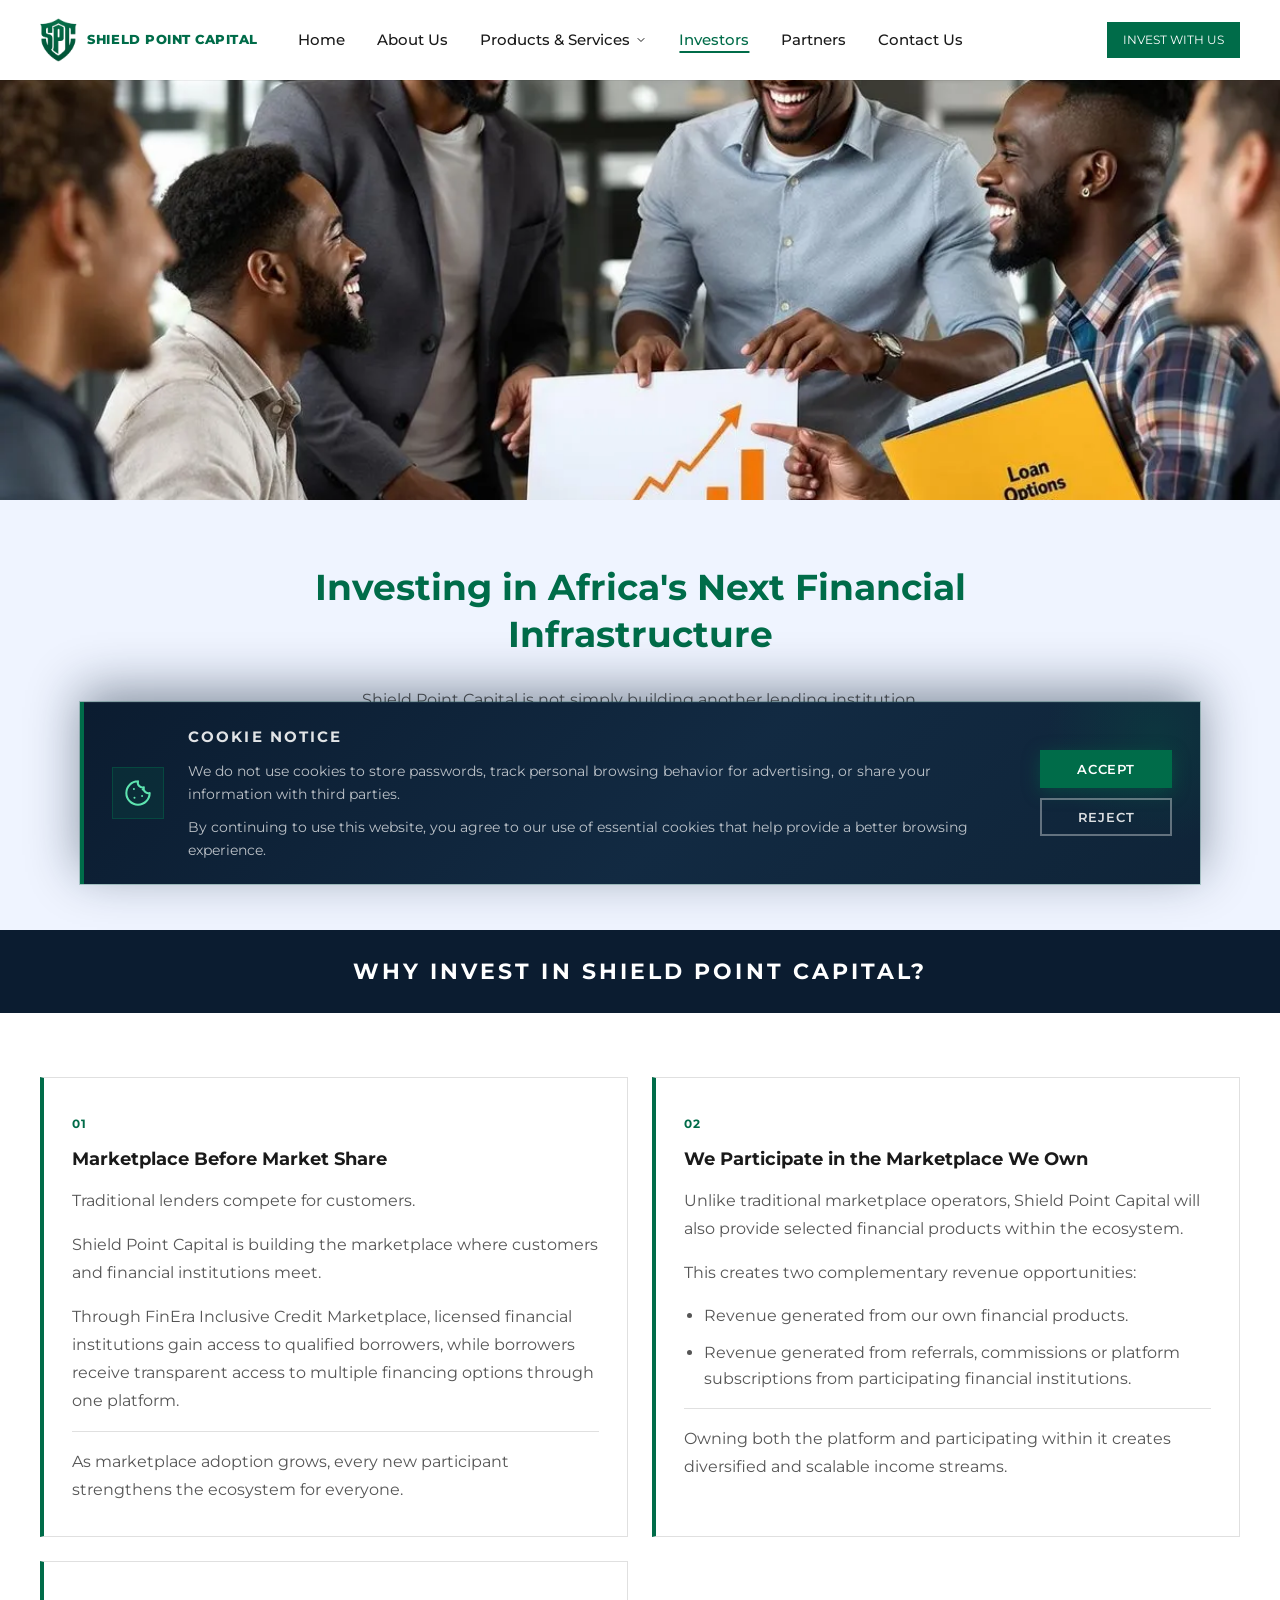
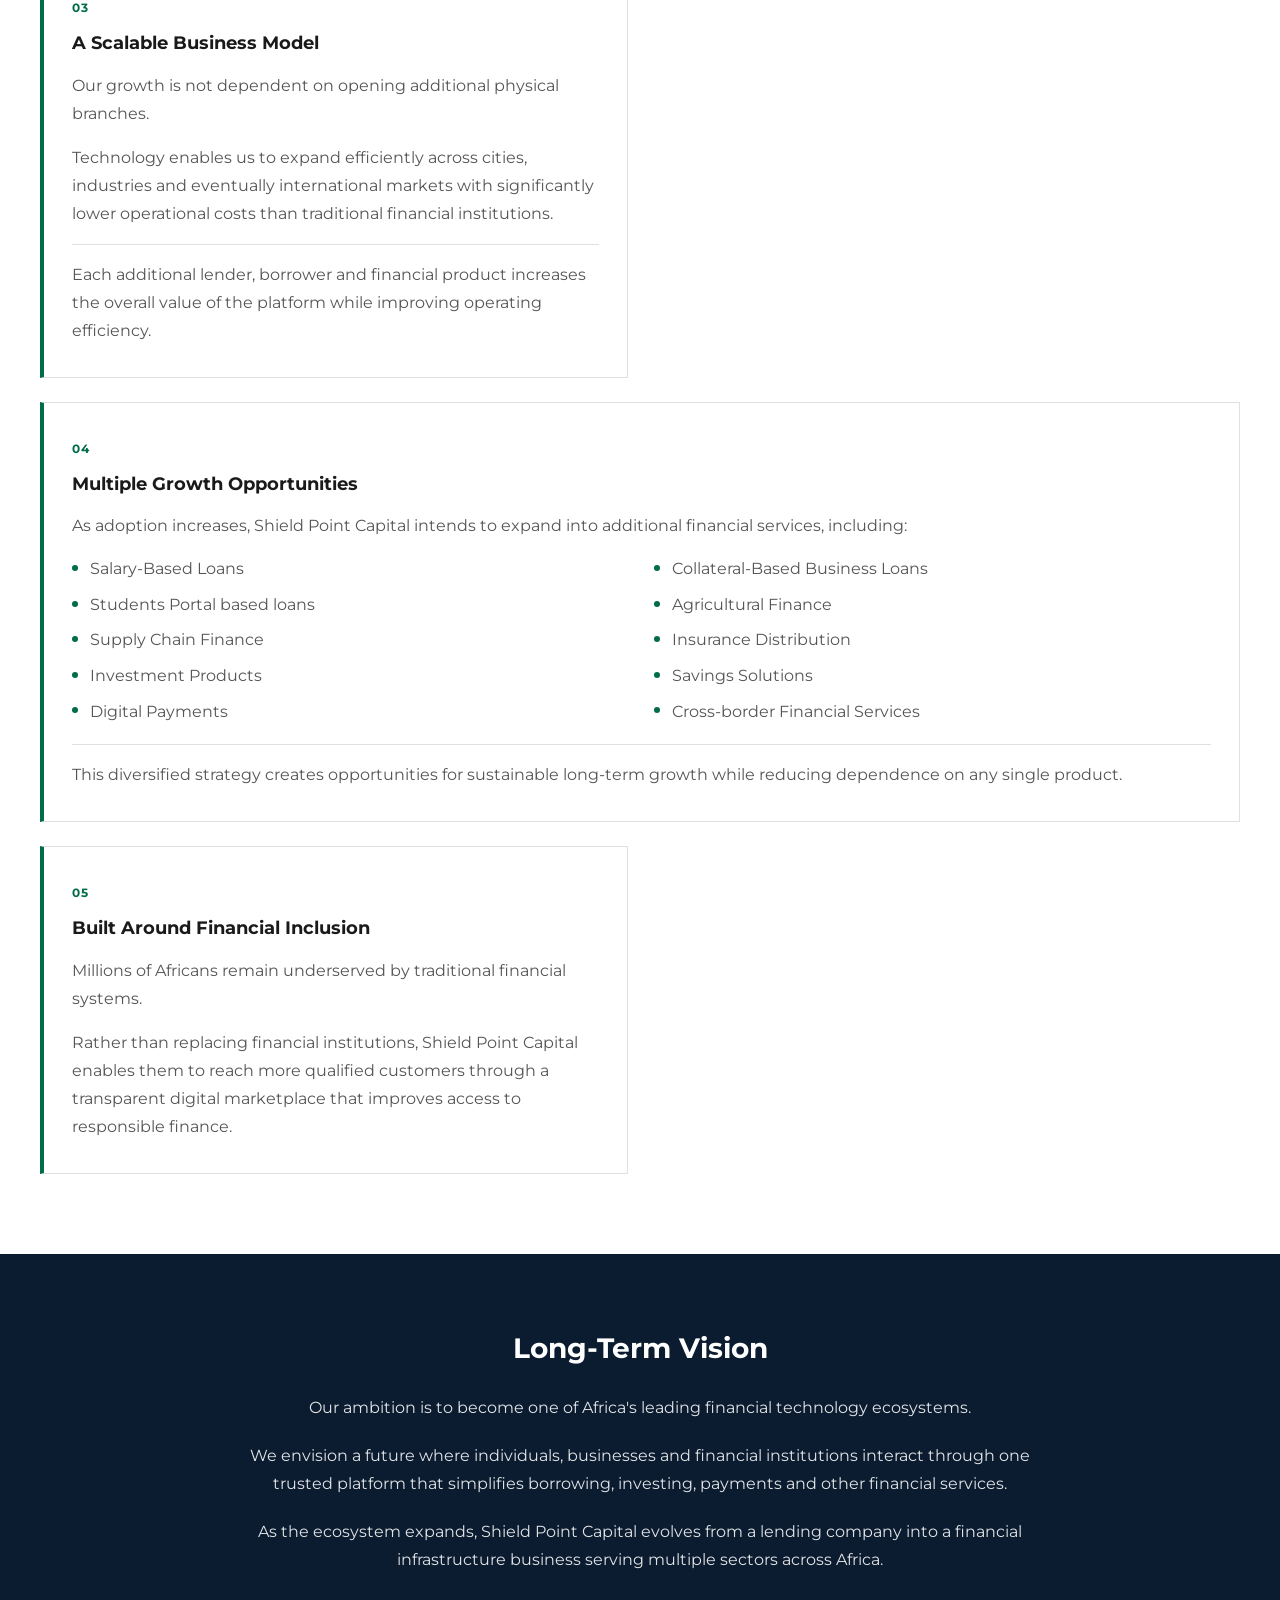
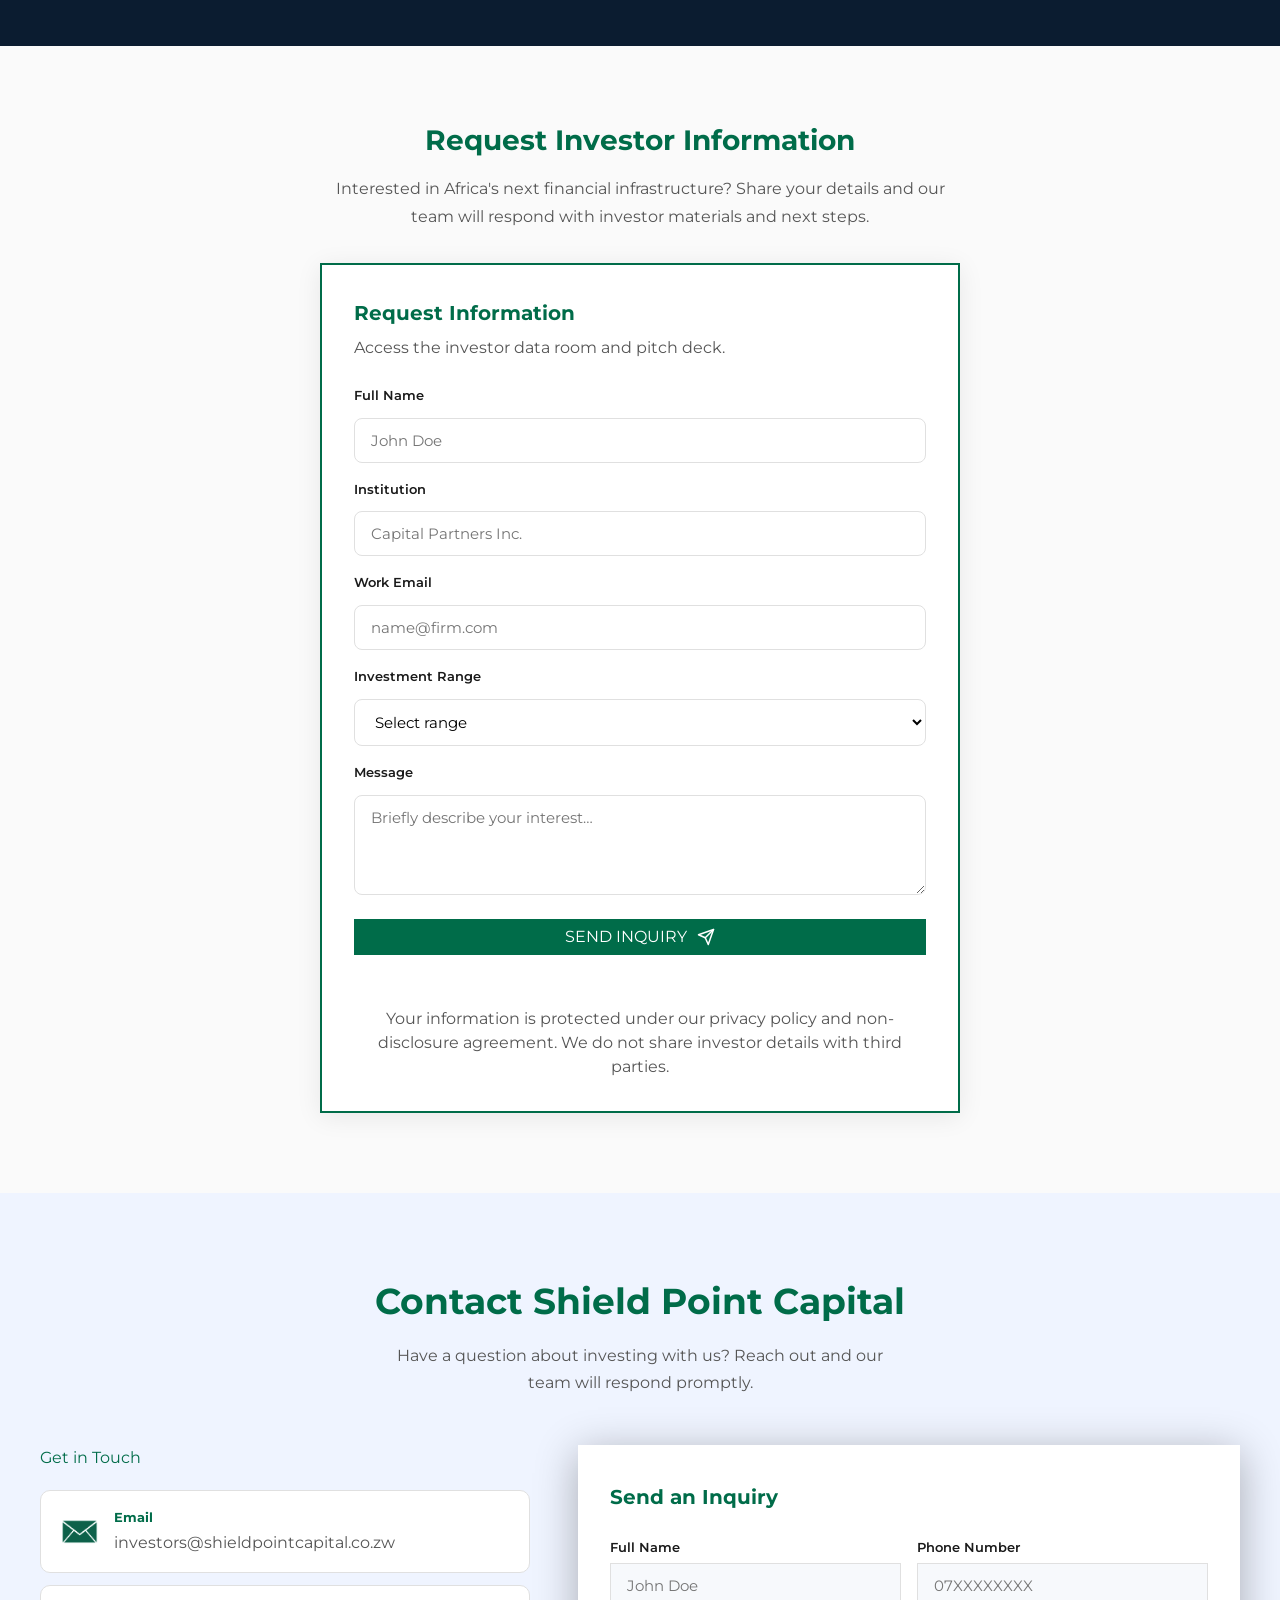
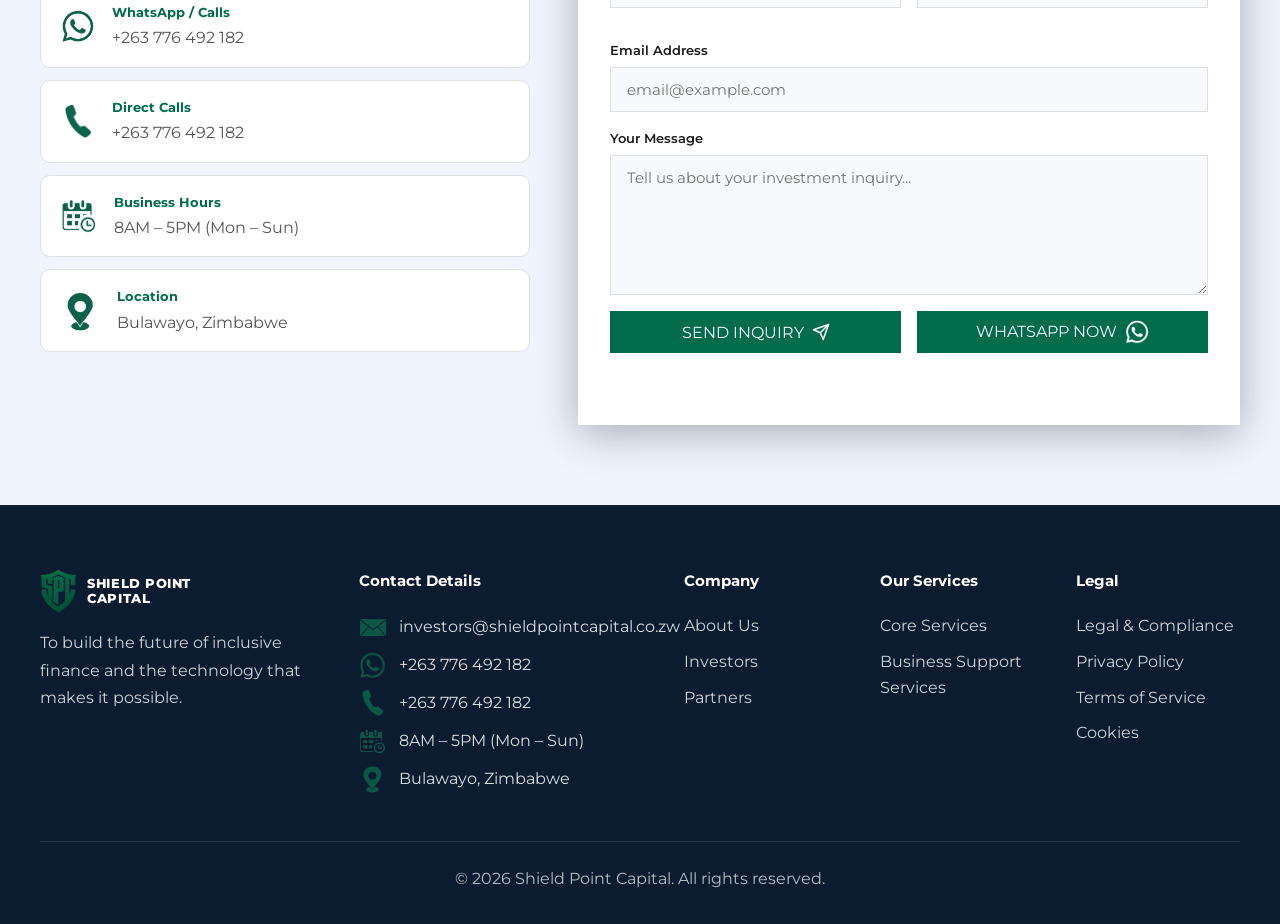
<file: investors.html>
<!doctype html>
<html lang="en">
  <head>
    <meta charset="UTF-8" />
    <meta name="viewport" content="width=device-width, initial-scale=1.0" />
    <meta
      name="description"
      content="Invest in Shield Point Capital — Building Africa's next financial infrastructure through the FinEra Inclusive Credit Marketplace."
    />
    <title>Investors — Shield Point Capital</title>
    <link rel="canonical" href="https://shieldpointcapital.co.zw/investors.html" />
    <meta name="robots" content="index, follow" />
    <meta name="author" content="Shield Point Capital (Private) Limited" />
    <meta name="theme-color" content="#006c49" />
    <meta property="og:locale" content="en_ZW" />
    <meta property="og:type" content="website" />
    <meta property="og:site_name" content="Shield Point Capital" />
    <meta property="og:title" content="Investors — Shield Point Capital" />
    <meta
      property="og:description"
      content="Invest in Shield Point Capital — Building Africa's next financial infrastructure through the FinEra Inclusive Credit Marketplace."
    />
    <meta property="og:url" content="https://shieldpointcapital.co.zw/investors.html" />
    <meta property="og:image" content="https://shieldpointcapital.co.zw/assets/social/og-image.png" />
    <meta property="og:image:width" content="1200" />
    <meta property="og:image:height" content="630" />
    <meta property="og:image:alt" content="Shield Point Capital — FinEra Inclusive Credit Marketplace" />
    <meta name="twitter:card" content="summary" />
    <meta name="twitter:title" content="Investors — Shield Point Capital" />
    <meta
      name="twitter:description"
      content="Invest in Shield Point Capital and Africa's FinEra Inclusive Credit Marketplace."
    />
    <meta name="twitter:image" content="https://shieldpointcapital.co.zw/assets/social/og-image.png" />
    <link rel="icon" type="image/png" href="assets/main/spclogo.png" />
    <link rel="preconnect" href="https://fonts.googleapis.com" />
    <link rel="preconnect" href="https://fonts.gstatic.com" crossorigin />
    <link
      href="https://fonts.googleapis.com/css2?family=Inter:wght@400;500;600;700;800&family=Montserrat:wght@300;400;500;600;700;800&display=swap"
      rel="stylesheet"
    />
    <link rel="stylesheet" href="css/styles.css" />
    <link rel="stylesheet" href="css/services.css" />
    <link rel="stylesheet" href="css/investors.css" />
  </head>
  <body class="page-investors">
    <!-- Header -->
    <header class="site-header">
      <div class="container header-inner">
        <a href="index.html" class="logo">
          <img loading="lazy" decoding="async" src="assets/main/spclogo.png" alt="Shield Point Capital logo" />
          <span class="logo-text">SHIELD POINT CAPITAL</span>
        </a>
        <nav class="main-nav" id="mainNav">
          <a href="index.html">Home</a>
          <a href="index.html#about">About Us</a>
          <div class="nav-dropdown">
            <button
              type="button"
              class="nav-dropdown-toggle"
              aria-expanded="false"
              aria-haspopup="true"
            >
              Products &amp; Services
              <svg
                class="nav-dropdown-chevron"
                width="12"
                height="12"
                viewBox="0 0 24 24"
                aria-hidden="true"
              >
                <path
                  d="M6 9l6 6 6-6"
                  fill="none"
                  stroke="currentColor"
                  stroke-width="2"
                  stroke-linecap="round"
                  stroke-linejoin="round"
                ></path>
              </svg>
            </button>
            <ul class="nav-dropdown-menu" role="menu">
              <li role="none">
                <a href="products.html" role="menuitem">Our Products</a>
              </li>
              <li role="none">
                <a href="loan-services.html" role="menuitem">Core Services</a>
              </li>
              <li role="none">
                <a href="services.html" role="menuitem"
                  >Business Support Services</a
                >
              </li>
            </ul>
          </div>
          <a href="investors.html" class="active">Investors</a>
          <a href="partners.html">Partners</a>
          <a href="#contact">Contact Us</a>
        </nav>
        <a href="#request-info" class="btn btn-green">Invest With Us</a>
        <button
          class="nav-toggle"
          id="navToggle"
          aria-label="Toggle navigation"
        >
          <span></span>
          <span></span>
          <span></span>
        </button>
      </div>
    </header>

    <section class="services-hero invest-hero">
      <img fetchpriority="high"
        src="assets/main/investor.webp"
        alt="Financial technology and marketplace infrastructure"
      />
    </section>

    <section class="invest-intro">
      <div class="container invest-intro-inner">
        <h1>Investing in Africa's Next Financial Infrastructure</h1>
        <div class="invest-intro-copy">
          <p>
            Shield Point Capital is not simply building another lending
            institution.
          </p>
          <p>
            We are building a scalable financial ecosystem designed to connect
            borrowers, financial institutions and future financial services
            through one technology platform.
          </p>
          <p>
            Our long-term vision extends beyond lending. We are creating
            infrastructure capable of supporting multiple financial products
            under a single trusted ecosystem.
          </p>
        </div>
      </div>
    </section>

    <div class="services-title-banner">
      <h2>Why Invest In Shield Point Capital?</h2>
    </div>

    <section class="invest-pillars">
      <div class="container invest-pillars-grid">
        <article class="invest-pillar-card">
          <span class="invest-pillar-num">01</span>
          <h3>Marketplace Before Market Share</h3>
          <p>Traditional lenders compete for customers.</p>
          <p>
            Shield Point Capital is building the marketplace where customers and
            financial institutions meet.
          </p>
          <p>
            Through FinEra Inclusive Credit Marketplace, licensed financial
            institutions gain access to qualified borrowers, while borrowers
            receive transparent access to multiple financing options through one
            platform.
          </p>
          <p class="invest-pillar-highlight">
            As marketplace adoption grows, every new participant strengthens the
            ecosystem for everyone.
          </p>
        </article>

        <article class="invest-pillar-card">
          <span class="invest-pillar-num">02</span>
          <h3>We Participate in the Marketplace We Own</h3>
          <p>
            Unlike traditional marketplace operators, Shield Point Capital will
            also provide selected financial products within the ecosystem.
          </p>
          <p>This creates two complementary revenue opportunities:</p>
          <ul class="invest-pillar-list">
            <li>Revenue generated from our own financial products.</li>
            <li>
              Revenue generated from referrals, commissions or platform
              subscriptions from participating financial institutions.
            </li>
          </ul>
          <p class="invest-pillar-highlight">
            Owning both the platform and participating within it creates
            diversified and scalable income streams.
          </p>
        </article>

        <article class="invest-pillar-card">
          <span class="invest-pillar-num">03</span>
          <h3>A Scalable Business Model</h3>
          <p>
            Our growth is not dependent on opening additional physical branches.
          </p>
          <p>
            Technology enables us to expand efficiently across cities,
            industries and eventually international markets with significantly
            lower operational costs than traditional financial institutions.
          </p>
          <p class="invest-pillar-highlight">
            Each additional lender, borrower and financial product increases the
            overall value of the platform while improving operating efficiency.
          </p>
        </article>

        <article class="invest-pillar-card invest-pillar-card--wide">
          <span class="invest-pillar-num">04</span>
          <h3>Multiple Growth Opportunities</h3>
          <p>
            As adoption increases, Shield Point Capital intends to expand into
            additional financial services, including:
          </p>
          <ul class="invest-growth-grid">
            <li>Salary-Based Loans</li>
            <li>Collateral-Based Business Loans</li>
            <li>Students Portal based loans</li>
            <li>Agricultural Finance</li>
            <li>Supply Chain Finance</li>
            <li>Insurance Distribution</li>
            <li>Investment Products</li>
            <li>Savings Solutions</li>
            <li>Digital Payments</li>
            <li>Cross-border Financial Services</li>
          </ul>
          <p class="invest-pillar-highlight">
            This diversified strategy creates opportunities for sustainable
            long-term growth while reducing dependence on any single product.
          </p>
        </article>

        <article class="invest-pillar-card">
          <span class="invest-pillar-num">05</span>
          <h3>Built Around Financial Inclusion</h3>
          <p>
            Millions of Africans remain underserved by traditional financial
            systems.
          </p>
          <p>
            Rather than replacing financial institutions, Shield Point Capital
            enables them to reach more qualified customers through a transparent
            digital marketplace that improves access to responsible finance.
          </p>
        </article>
      </div>
    </section>

    <section class="invest-vision">
      <div class="container invest-vision-inner">
        <h2>Long-Term Vision</h2>
        <p>
          Our ambition is to become one of Africa's leading financial technology
          ecosystems.
        </p>
        <p>
          We envision a future where individuals, businesses and financial
          institutions interact through one trusted platform that simplifies
          borrowing, investing, payments and other financial services.
        </p>
        <p>
          As the ecosystem expands, Shield Point Capital evolves from a lending
          company into a financial infrastructure business serving multiple
          sectors across Africa.
        </p>
      </div>
    </section>

    <section class="investor-action" id="request-info">
      <div class="container investor-action-wrap">
        <div class="investor-action-intro">
          <h2>Request Investor Information</h2>
          <p>
            Interested in Africa's next financial infrastructure? Share your
            details and our team will respond with investor materials and next
            steps.
          </p>
        </div>
        <div class="investor-form-card">
          <h3>Request Information</h3>
          <p class="form-subtitle">
            Access the investor data room and pitch deck.
          </p>
          <form id="investorForm" novalidate>
            <div class="form-group">
              <label for="fullName">Full Name</label>
              <input
                type="text"
                id="fullName"
                name="fullName"
                placeholder="John Doe"
                required
                autocomplete="name"
              />
            </div>
            <div class="form-group">
              <label for="institution">Institution</label>
              <input
                type="text"
                id="institution"
                name="institution"
                placeholder="Capital Partners Inc."
                required
              />
            </div>
            <div class="form-group">
              <label for="workEmail">Work Email</label>
              <input
                type="email"
                id="workEmail"
                name="workEmail"
                placeholder="name@firm.com"
                required
                autocomplete="email"
              />
            </div>
            <div class="form-group">
              <label for="investmentRange">Investment Range</label>
              <select id="investmentRange" name="investmentRange" required>
                <option value="">Select range</option>
                <option value="$500 - $1k">$500 – $1k</option>
                <option value="$5k - $10k">$5k – $10k</option>
                <option value="$10k - $50k">$10k – $50k</option>
                <option value="$50k - $100k">$50k – $100k</option>
                <option value="$100k - $500k">$100k – $500k</option>
                <option value="$500k - $1M">$500k – $1M</option>
                <option value="$1M - $5M">$1M – $5M</option>
                <option value="$5M+">$5M+</option>
              </select>
            </div>
            <div class="form-group">
              <label for="investorMessage">Message</label>
              <textarea
                id="investorMessage"
                name="message"
                placeholder="Briefly describe your interest…"
              ></textarea>
            </div>
            <button type="submit" class="btn btn-green btn-send-inquiry">
              Send Inquiry
              <svg
                viewBox="0 0 24 24"
                fill="none"
                stroke="currentColor"
                stroke-width="2"
                stroke-linecap="round"
                stroke-linejoin="round"
                aria-hidden="true"
              >
                <line x1="22" y1="2" x2="11" y2="13"></line>
                <polygon points="22 2 15 22 11 13 2 9 22 2"></polygon>
              </svg>
            </button>
            <p class="form-status" id="investorFormStatus" role="status"></p>
            <p class="form-privacy">
              Your information is protected under our privacy policy and
              non-disclosure agreement. We do not share investor details with
              third parties.
            </p>
          </form>
        </div>
      </div>
    </section>

    <section class="contact" id="contact">
      <div class="container">
        <div class="contact-header">
          <h2 class="contact-title">Contact Shield Point Capital</h2>
          <p class="contact-subtitle">
            Have a question about investing with us? Reach out and our team will
            respond promptly.
          </p>
        </div>
        <div class="contact-grid">
          <div class="contact-info">
            <p class="contact-info-heading">Get in Touch</p>
            <ul class="contact-info-list">
              <li class="contact-info-item">
                <img loading="lazy" decoding="async"
                  src="assets/main/912841506896fdf51b089d4922dc74c3 1.png"
                  alt="Email"
                  style="width: 37px; height: 37px; object-fit: contain"
                />
                <div>
                  <h4>Email</h4>
                  <p>investors@shieldpointcapital.co.zw</p>
                </div>
              </li>
              <li class="contact-info-item">
                <img loading="lazy" decoding="async"
                  src="assets/main/45e235ee05ff4c3ee3d000b9532ef587 1.png"
                  alt="WhatsApp"
                  style="width: 35px; height: 35px; object-fit: contain"
                />
                <div>
                  <h4>WhatsApp / Calls</h4>
                  <p>+263 776 492 182</p>
                </div>
              </li>
              <li class="contact-info-item">
                <img loading="lazy" decoding="async"
                  src="assets/main/8a0f18aee763cdcc20522814d6528990 1.png"
                  alt="Phone"
                  style="width: 35px; height: 35px; object-fit: contain"
                />
                <div>
                  <h4>Direct Calls</h4>
                  <p>+263 776 492 182</p>
                </div>
              </li>
              <li class="contact-info-item">
                <img loading="lazy" decoding="async"
                  src="assets/main/7eaf2c45965894defed0c8ae2a4e2140 1.png"
                  alt="Business hours"
                  style="width: 37px; height: 37px; object-fit: contain"
                />
                <div>
                  <h4>Business Hours</h4>
                  <p>8AM – 5PM (Mon – Sun)</p>
                </div>
              </li>
              <li class="contact-info-item">
                <img loading="lazy" decoding="async"
                  src="assets/main/4edcb460a940ff726549077935f57168 1.png"
                  alt="Location"
                  style="width: 40px; height: 40px; object-fit: contain"
                />
                <div>
                  <h4>Location</h4>
                  <p>Bulawayo, Zimbabwe</p>
                </div>
              </li>
            </ul>
          </div>
          <div class="contact-form-wrap">
            <h3 class="form-heading">Send an Inquiry</h3>
            <form id="investorContactForm" novalidate>
              <div class="form-row">
                <div class="form-group">
                  <label for="investorContactName">Full Name</label>
                  <input
                    type="text"
                    id="investorContactName"
                    name="fullName"
                    placeholder="John Doe"
                    required
                    autocomplete="name"
                  />
                </div>
                <div class="form-group">
                  <label for="investorContactPhone">Phone Number</label>
                  <input
                    type="tel"
                    id="investorContactPhone"
                    name="phone"
                    placeholder="07XXXXXXXX"
                    autocomplete="tel"
                  />
                </div>
              </div>
              <div class="form-group">
                <label for="investorContactEmail">Email Address</label>
                <input
                  type="email"
                  id="investorContactEmail"
                  name="email"
                  placeholder="email@example.com"
                  required
                  autocomplete="email"
                />
              </div>
              <div class="form-group">
                <label for="investorContactMessage">Your Message</label>
                <textarea
                  id="investorContactMessage"
                  name="message"
                  placeholder="Tell us about your investment inquiry..."
                  required
                ></textarea>
              </div>
              <div class="form-buttons">
                <button type="submit" class="btn btn-green">
                  Send Inquiry
                  <svg
                    viewBox="0 0 24 24"
                    fill="none"
                    stroke="currentColor"
                    stroke-width="2"
                    stroke-linecap="round"
                    stroke-linejoin="round"
                    aria-hidden="true"
                    style="width: 18px; height: 18px"
                  >
                    <line x1="22" y1="2" x2="11" y2="13"></line>
                    <polygon points="22 2 15 22 11 13 2 9 22 2"></polygon>
                  </svg>
                </button>
                <a
                  href="https://wa.me/263776492182"
                  target="_blank"
                  class="btn btn-green investor-contact-whatsapp"
                >
                  WhatsApp Now
                  <img loading="lazy" decoding="async"
                    src="assets/main/45e235ee05ff4c3ee3d000b9532ef587 1.png"
                    alt=""
                    style="
                      width: 25px;
                      height: 25px;
                      object-fit: contain;
                      filter: brightness(0) invert(1);
                    "
                  />
                </a>
              </div>
              <p class="form-status" id="investorContactFormStatus" role="status"></p>
            </form>
          </div>
        </div>
      </div>
    </section>

    <!-- Footer -->
    <footer class="site-footer footer-investors">
      <div class="container">
        <div class="footer-grid">
          <div class="footer-brand">
            <a href="index.html" class="logo">
              <img loading="lazy" decoding="async"
                src="assets/main/spclogo.png"
                alt="Shield Point Capital logo"
              />
              <span class="logo-text">SHIELD POINT<br />CAPITAL</span>
            </a>
            <p>
              To build the future of inclusive finance and the technology that
              makes it possible.
            </p>
          </div>
          <div class="footer-col">
            <h4>Contact Details</h4>
            <ul class="footer-contact-list">
              <li>
                <img loading="lazy" decoding="async"
                  src="assets/main/912841506896fdf51b089d4922dc74c3 1.png"
                  alt=""
                />
                <span>investors@shieldpointcapital.co.zw</span>
              </li>
              <li>
                <img loading="lazy" decoding="async"
                  src="assets/main/45e235ee05ff4c3ee3d000b9532ef587 1.png"
                  alt=""
                />
                <span>+263 776 492 182</span>
              </li>
              <li>
                <img loading="lazy" decoding="async"
                  src="assets/main/8a0f18aee763cdcc20522814d6528990 1.png"
                  alt=""
                />
                <span>+263 776 492 182</span>
              </li>
              <li>
                <img loading="lazy" decoding="async"
                  src="assets/main/7eaf2c45965894defed0c8ae2a4e2140 1.png"
                  alt=""
                />
                <span>8AM – 5PM (Mon – Sun)</span>
              </li>
              <li>
                <img loading="lazy" decoding="async"
                  src="assets/main/4edcb460a940ff726549077935f57168 1.png"
                  alt=""
                />
                <span>Bulawayo, Zimbabwe</span>
              </li>
            </ul>
          </div>
          <div class="footer-col">
            <h4>Company</h4>
            <ul>
              <li><a href="index.html#about">About Us</a></li>
              <li><a href="investors.html">Investors</a></li>
              <li><a href="partners.html">Partners</a></li>
            </ul>
          </div>
          <div class="footer-col">
            <h4>Our Services</h4>
            <ul>
              <li><a href="loan-services.html">Core Services</a></li>
              <li><a href="services.html">Business Support Services</a></li>
            </ul>
          </div>
          <div class="footer-col">
            <h4>Legal</h4>
            <ul>
              <li><a href="#">Legal &amp; Compliance</a></li>
              <li><a href="privacy-policy.html">Privacy Policy</a></li>
              <li><a href="terms-of-service.html">Terms of Service</a></li>
              <li><a href="cookies.html">Cookies</a></li>
            </ul>
          </div>
        </div>
        <div class="footer-bottom">
          <p>&copy; 2026 Shield Point Capital. All rights reserved.</p>
        </div>
      </div>
    </footer>

    <script src="js/main.js"></script>
    <script src="js/investors.js"></script>
  </body>
</html>
</file>
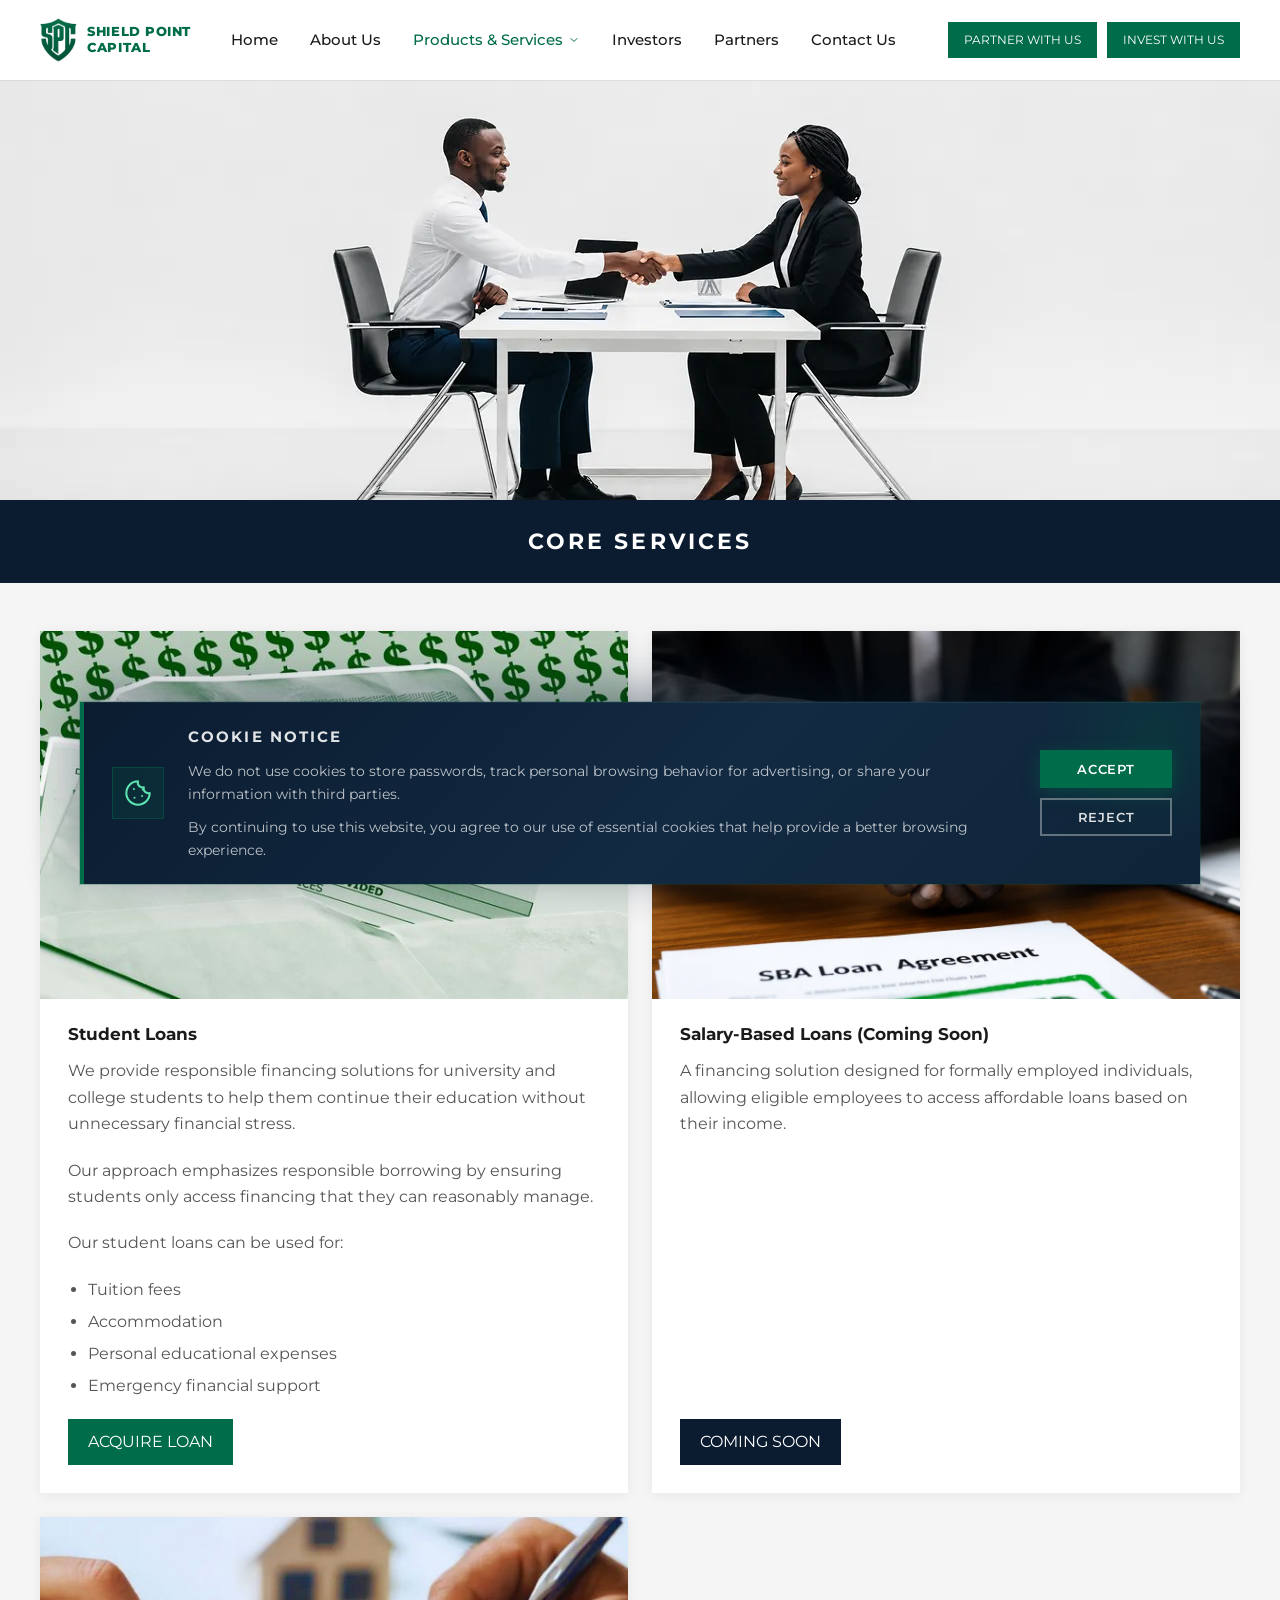
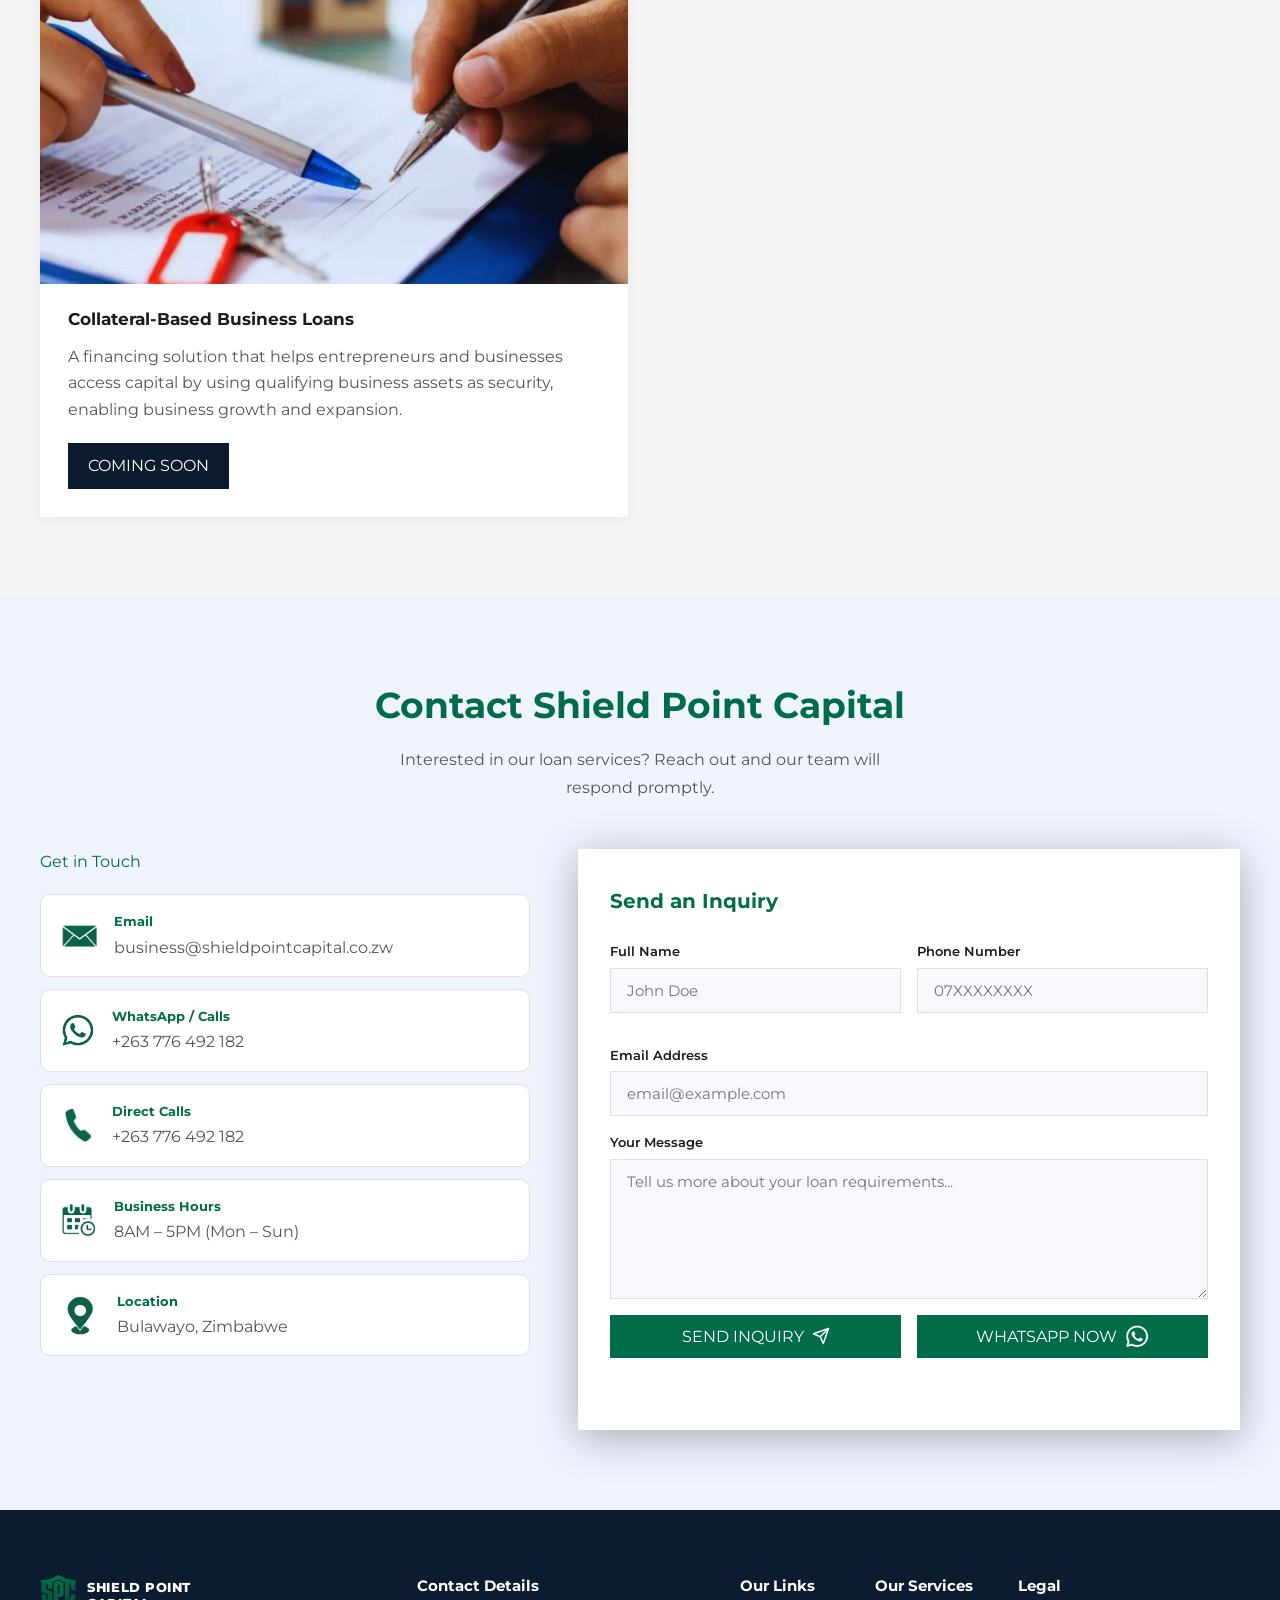
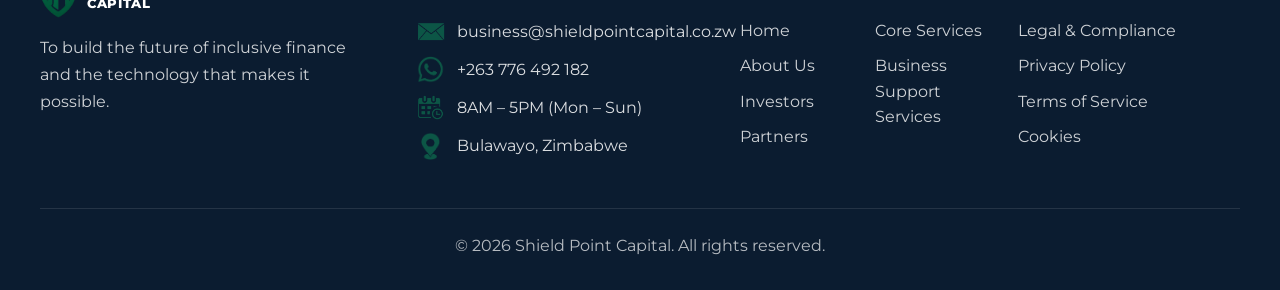
<file: loan-services.html>
<!doctype html>
<html lang="en">
  <head>
    <meta charset="UTF-8" />
    <meta name="viewport" content="width=device-width, initial-scale=1.0" />
    <meta
      name="description"
      content="Shield Point Capital — Loan facilitation, credit analytics, and risk management services."
    />
    <title>Loan Services — Shield Point Capital</title>
    <link rel="canonical" href="https://shieldpointcapital.co.zw/loan-services.html" />
    <meta name="robots" content="index, follow" />
    <meta name="author" content="Shield Point Capital (Private) Limited" />
    <meta name="theme-color" content="#006c49" />
    <meta property="og:locale" content="en_ZW" />
    <meta property="og:type" content="website" />
    <meta property="og:site_name" content="Shield Point Capital" />
    <meta property="og:title" content="Loan Services — Shield Point Capital" />
    <meta
      property="og:description"
      content="Loan facilitation, credit analytics, and risk management services from Shield Point Capital."
    />
    <meta property="og:url" content="https://shieldpointcapital.co.zw/loan-services.html" />
    <meta property="og:image" content="https://shieldpointcapital.co.zw/assets/social/og-image.png" />
    <meta property="og:image:width" content="1200" />
    <meta property="og:image:height" content="630" />
    <meta property="og:image:alt" content="Shield Point Capital — FinEra Inclusive Credit Marketplace" />
    <meta name="twitter:card" content="summary" />
    <meta name="twitter:title" content="Loan Services — Shield Point Capital" />
    <meta
      name="twitter:description"
      content="Loan facilitation, credit analytics, and risk management from Shield Point Capital."
    />
    <meta name="twitter:image" content="https://shieldpointcapital.co.zw/assets/social/og-image.png" />
    <link rel="icon" type="image/png" href="assets/main/spclogo.png" />
    <link rel="preconnect" href="https://fonts.googleapis.com" />
    <link rel="preconnect" href="https://fonts.gstatic.com" crossorigin />
    <link
      href="https://fonts.googleapis.com/css2?family=Inter:wght@400;500;600;700;800&family=Montserrat:wght@300;400;500;600;700;800&display=swap"
      rel="stylesheet"
    />
    <link rel="stylesheet" href="css/styles.css" />
    <link rel="stylesheet" href="css/services.css" />
  </head>
  <body class="page-services page-core-services">
    <header class="site-header">
      <div class="container header-inner">
        <a href="index.html" class="logo">
          <img loading="lazy" decoding="async" src="assets/main/spclogo.png" alt="Shield Point Capital logo" />
          <span class="logo-text">SHIELD POINT<br />CAPITAL</span>
        </a>
        <nav class="main-nav" id="mainNav">
          <a href="index.html">Home</a>
          <a href="index.html#about">About Us</a>
          <div class="nav-dropdown">
            <button
              type="button"
              class="nav-dropdown-toggle active"
              aria-expanded="false"
              aria-haspopup="true"
            >
              Products &amp; Services
              <svg
                class="nav-dropdown-chevron"
                width="12"
                height="12"
                viewBox="0 0 24 24"
                aria-hidden="true"
              >
                <path
                  d="M6 9l6 6 6-6"
                  fill="none"
                  stroke="currentColor"
                  stroke-width="2"
                  stroke-linecap="round"
                  stroke-linejoin="round"
                ></path>
              </svg>
            </button>
            <ul class="nav-dropdown-menu" role="menu">
              <li role="none">
                <a href="products.html" role="menuitem">Our Products</a>
              </li>
              <li role="none">
                <a href="loan-services.html" class="active" role="menuitem"
                  >Core Services</a
                >
              </li>
              <li role="none">
                <a href="services.html" role="menuitem"
                  >Business Support Services</a
                >
              </li>
            </ul>
          </div>
          <a href="investors.html">Investors</a>
          <a href="partners.html">Partners</a>
          <a href="#contact">Contact Us</a>
        </nav>
        <div class="header-actions">
          <a href="partners.html#apply" class="btn btn-green">Partner With Us</a>
          <a href="investors.html#request-info" class="btn btn-green"
            >Invest With Us</a
          >
        </div>
        <button
          class="nav-toggle"
          id="navToggle"
          aria-label="Toggle navigation"
        >
          <span></span>
          <span></span>
          <span></span>
        </button>
      </div>
    </header>

    <section class="services-hero">
      <img fetchpriority="high"
        src="assets/services/heropic.webp"
        alt="Financial professionals reviewing loan services"
      />
    </section>

    <div class="services-title-banner">
      <h2>CORE SERVICES</h2>
    </div>

    <section class="other-services" id="services">
      <div class="container">
        <div class="services-grid">
          <article class="service-card">
            <div class="service-card-image">
              <img loading="lazy" decoding="async" src="assets/main/student.jpeg" alt="Loan facilitation" />
            </div>
            <div class="service-card-body">
              <h3>Student Loans</h3>
              <p>
                We provide responsible financing solutions for university and
                college students to help them continue their education without
                unnecessary financial stress.
              </p>
              <p>
                Our approach emphasizes responsible borrowing by ensuring
                students only access financing that they can reasonably manage.
              </p>
              <p class="service-card-label">
                Our student loans can be used for:
              </p>
              <ul class="service-card-list">
                <li>Tuition fees</li>
                <li>Accommodation</li>
                <li>Personal educational expenses</li>
                <li>Emergency financial support</li>
              </ul>
              <a href="student-loan.html" class="btn btn-green">Acquire Loan</a>
            </div>
          </article>
          <article class="service-card">
            <div class="service-card-image">
              <img loading="lazy" decoding="async" src="assets/main/sbl.webp" alt="Risk management" />
            </div>
            <div class="service-card-body">
              <h3>Salary-Based Loans (Coming Soon)</h3>
              <p>
                A financing solution designed for formally employed individuals,
                allowing eligible employees to access affordable loans based on
                their income.
              </p>
              <a href="#contact" class="btn btn-navy">Coming Soon</a>
            </div>
          </article>
          <article class="service-card">
            <div class="service-card-image">
              <img loading="lazy" decoding="async" src="assets/main/col.jpeg" alt="Risk management" />
            </div>
            <div class="service-card-body">
              <h3>Collateral-Based Business Loans</h3>
              <p>
                A financing solution that helps entrepreneurs and businesses
                access capital by using qualifying business assets as security,
                enabling business growth and expansion.
              </p>
              <a href="#contact" class="btn btn-navy">Coming Soon</a>
            </div>
          </article>
        </div>
      </div>
    </section>

    <section class="contact" id="contact">
      <div class="container">
        <div class="contact-header">
          <h2 class="contact-title">Contact Shield Point Capital</h2>
          <p class="contact-subtitle">
            Interested in our loan services? Reach out and our team will respond
            promptly.
          </p>
        </div>
        <div class="contact-grid">
          <div class="contact-info">
            <p class="contact-info-heading">Get in Touch</p>
            <ul class="contact-info-list">
              <li class="contact-info-item">
                <img loading="lazy" decoding="async"
                  src="assets/main/912841506896fdf51b089d4922dc74c3 1.png"
                  alt="Email"
                  style="width: 37px; height: 37px; object-fit: contain"
                />
                <div>
                  <h4>Email</h4>
                  <p>business@shieldpointcapital.co.zw</p>
                </div>
              </li>
              <li class="contact-info-item">
                <img loading="lazy" decoding="async"
                  src="assets/main/45e235ee05ff4c3ee3d000b9532ef587 1.png"
                  alt="WhatsApp"
                  style="width: 35px; height: 35px; object-fit: contain"
                />
                <div>
                  <h4>WhatsApp / Calls</h4>
                  <p>+263 776 492 182</p>
                </div>
              </li>
              <li class="contact-info-item">
                <img loading="lazy" decoding="async"
                  src="assets/main/8a0f18aee763cdcc20522814d6528990 1.png"
                  alt="Phone"
                  style="width: 35px; height: 35px; object-fit: contain"
                />
                <div>
                  <h4>Direct Calls</h4>
                  <p>+263 776 492 182</p>
                </div>
              </li>
              <li class="contact-info-item">
                <img loading="lazy" decoding="async"
                  src="assets/main/7eaf2c45965894defed0c8ae2a4e2140 1.png"
                  alt="Business hours"
                  style="width: 37px; height: 37px; object-fit: contain"
                />
                <div>
                  <h4>Business Hours</h4>
                  <p>8AM – 5PM (Mon – Sun)</p>
                </div>
              </li>
              <li class="contact-info-item">
                <img loading="lazy" decoding="async"
                  src="assets/main/4edcb460a940ff726549077935f57168 1.png"
                  alt="Location"
                  style="width: 40px; height: 40px; object-fit: contain"
                />
                <div>
                  <h4>Location</h4>
                  <p>Bulawayo, Zimbabwe</p>
                </div>
              </li>
            </ul>
          </div>
          <div class="contact-form-wrap">
            <h3 class="form-heading">Send an Inquiry</h3>
            <form id="servicesContactForm" novalidate>
              <div class="form-row">
                <div class="form-group">
                  <label for="firstName">Full Name</label>
                  <input
                    type="text"
                    id="firstName"
                    name="firstName"
                    placeholder="John Doe"
                    required
                    autocomplete="name"
                  />
                </div>
                <div class="form-group">
                  <label for="phone">Phone Number</label>
                  <input
                    type="tel"
                    id="phone"
                    name="phone"
                    placeholder="07XXXXXXXX"
                    autocomplete="tel"
                  />
                </div>
              </div>
              <div class="form-group">
                <label for="email">Email Address</label>
                <input
                  type="email"
                  id="email"
                  name="email"
                  placeholder="email@example.com"
                  required
                  autocomplete="email"
                />
              </div>
              <div class="form-group">
                <label for="message">Your Message</label>
                <textarea
                  id="message"
                  name="message"
                  placeholder="Tell us more about your loan requirements..."
                  required
                ></textarea>
              </div>
              <div class="form-buttons">
                <button type="submit" class="btn btn-green">
                  Send Inquiry
                  <svg
                    viewBox="0 0 24 24"
                    fill="none"
                    stroke="currentColor"
                    stroke-width="2"
                    stroke-linecap="round"
                    stroke-linejoin="round"
                    aria-hidden="true"
                    style="width: 18px; height: 18px"
                  >
                    <line x1="22" y1="2" x2="11" y2="13"></line>
                    <polygon points="22 2 15 22 11 13 2 9 22 2"></polygon>
                  </svg>
                </button>
                <a
                  href="https://wa.me/263776492182"
                  target="_blank"
                  class="btn btn-green"
                >
                  WhatsApp Now
                  <img loading="lazy" decoding="async"
                    src="assets/main/45e235ee05ff4c3ee3d000b9532ef587 1.png"
                    alt=""
                    style="
                      width: 25px;
                      height: 25px;
                      object-fit: contain;
                      filter: brightness(0) invert(1);
                    "
                  />
                </a>
              </div>
              <p class="form-status" id="servicesFormStatus" role="status"></p>
            </form>
          </div>
        </div>
      </div>
    </section>

    <footer class="site-footer footer-services">
      <div class="container">
        <div class="footer-grid">
          <div class="footer-brand">
            <a href="index.html" class="logo">
              <img loading="lazy" decoding="async"
                src="assets/main/spclogo.png"
                alt="Shield Point Capital logo"
              />
              <span class="logo-text">SHIELD POINT<br />CAPITAL</span>
            </a>
            <p>
              To build the future of inclusive finance and the technology that
              makes it possible.
            </p>
          </div>
          <div class="footer-col">
            <h4>Contact Details</h4>
            <ul class="footer-contact-list">
              <li>
                <img loading="lazy" decoding="async"
                  src="assets/main/912841506896fdf51b089d4922dc74c3 1.png"
                  alt=""
                />
                <span>business@shieldpointcapital.co.zw</span>
              </li>
              <li>
                <img loading="lazy" decoding="async"
                  src="assets/main/45e235ee05ff4c3ee3d000b9532ef587 1.png"
                  alt=""
                />
                <span>+263 776 492 182</span>
              </li>
              <li>
                <img loading="lazy" decoding="async"
                  src="assets/main/7eaf2c45965894defed0c8ae2a4e2140 1.png"
                  alt=""
                />
                <span>8AM – 5PM (Mon – Sun)</span>
              </li>
              <li>
                <img loading="lazy" decoding="async"
                  src="assets/main/4edcb460a940ff726549077935f57168 1.png"
                  alt=""
                />
                <span>Bulawayo, Zimbabwe</span>
              </li>
            </ul>
          </div>
          <div class="footer-col footer-links-split">
            <div>
              <h4>Our Links</h4>
              <ul>
                <li><a href="index.html">Home</a></li>
                <li><a href="index.html#about">About Us</a></li>
                <li><a href="investors.html">Investors</a></li>
                <li><a href="partners.html">Partners</a></li>
              </ul>
            </div>
            <div>
              <h4>Our Services</h4>
              <ul>
                <li><a href="loan-services.html">Core Services</a></li>
                <li><a href="services.html">Business Support Services</a></li>
              </ul>
            </div>
          </div>
          <div class="footer-col">
            <h4>Legal</h4>
            <ul>
              <li><a href="#">Legal &amp; Compliance</a></li>
              <li><a href="privacy-policy.html">Privacy Policy</a></li>
              <li><a href="terms-of-service.html">Terms of Service</a></li>
              <li><a href="cookies.html">Cookies</a></li>
            </ul>
          </div>
        </div>
        <div class="footer-bottom">
          <p>&copy; 2026 Shield Point Capital. All rights reserved.</p>
        </div>
      </div>
    </footer>

    <script src="js/main.js"></script>
    <script src="js/services.js"></script>
  </body>
</html>
</file>
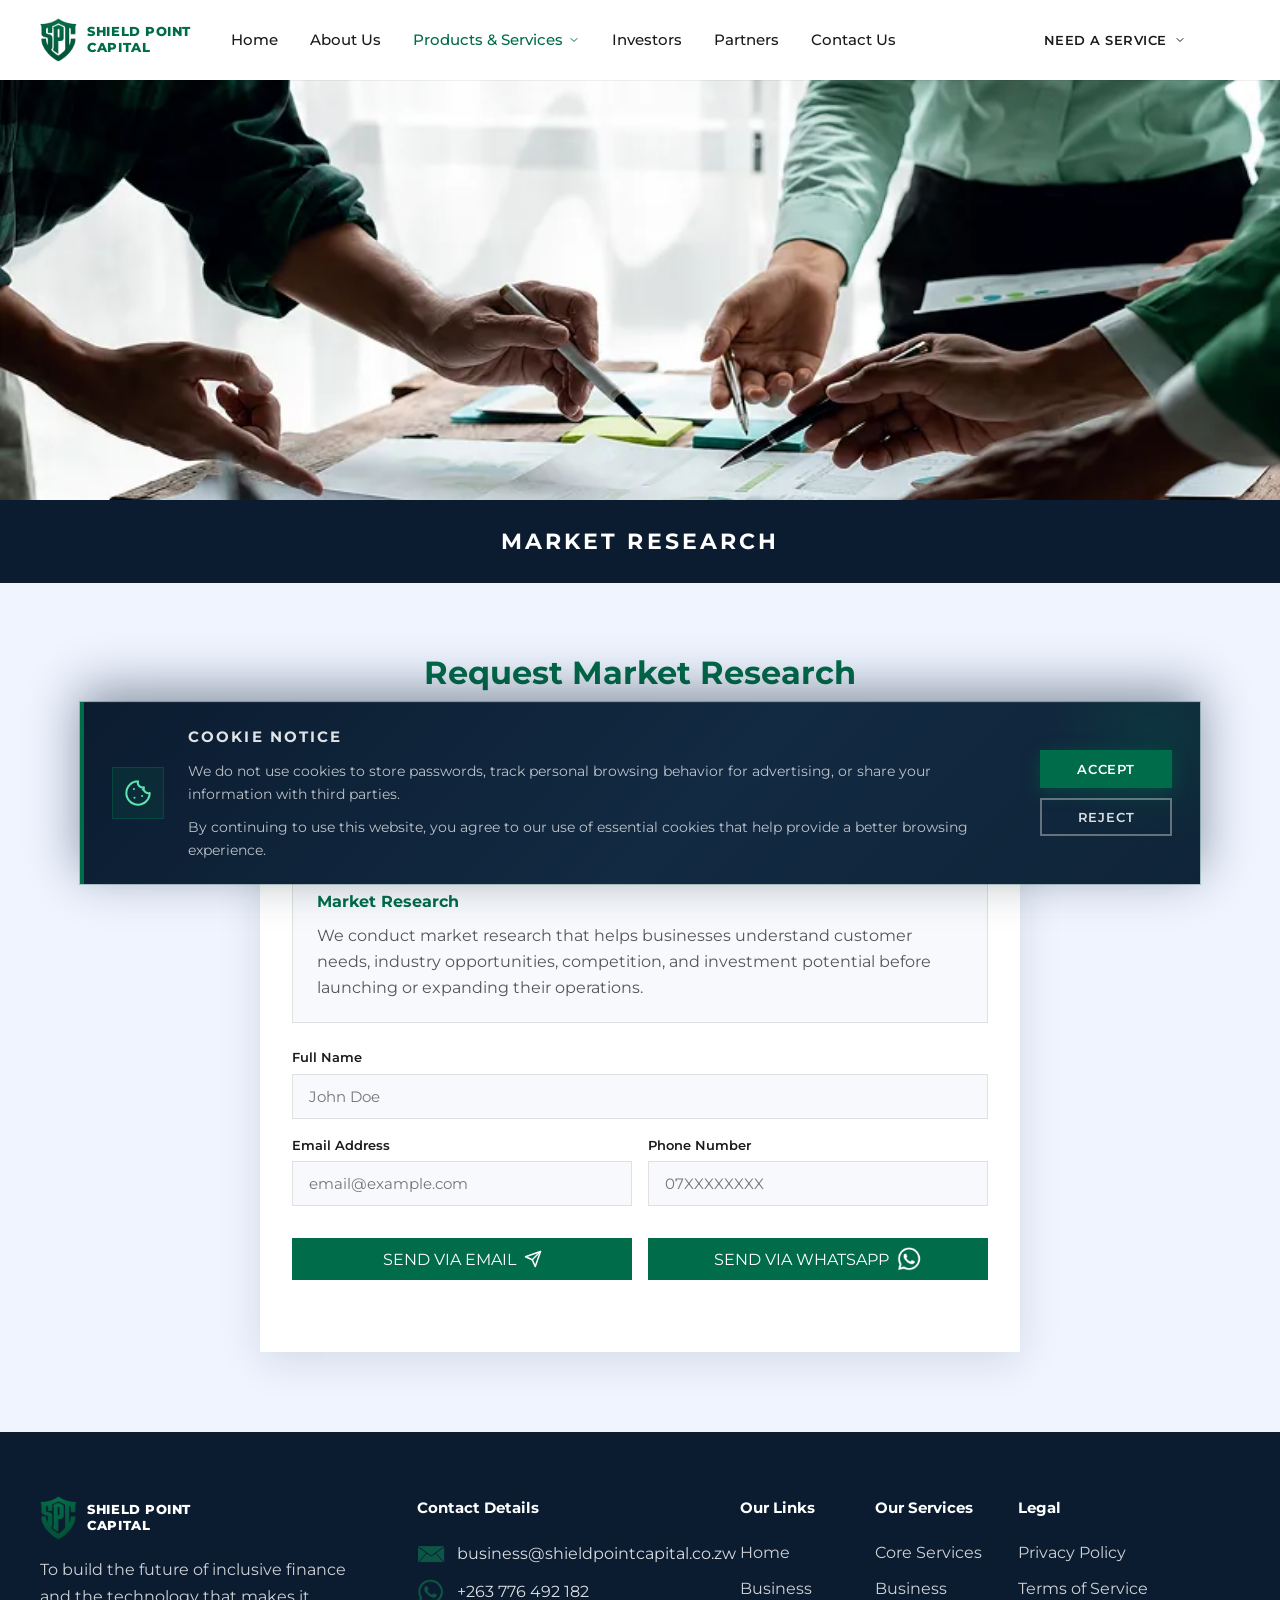
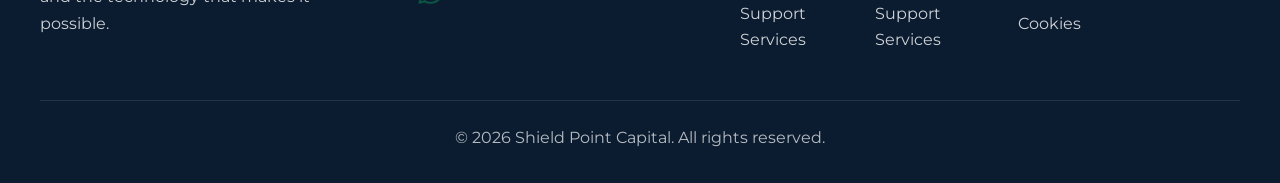
<file: market-research.html>
<!doctype html>
<html lang="en">
  <head>
    <meta charset="UTF-8" />
    <meta name="viewport" content="width=device-width, initial-scale=1.0" />
    <meta
      name="description"
      content="Request Market Research from Shield Point Capital — data-driven insights for your business."
    />
    <title>Market Research — Shield Point Capital</title>
    <link rel="canonical" href="https://shieldpointcapital.co.zw/market-research.html" />
    <meta name="robots" content="index, follow" />
    <meta name="author" content="Shield Point Capital (Private) Limited" />
    <meta name="theme-color" content="#006c49" />
    <meta property="og:locale" content="en_ZW" />
    <meta property="og:type" content="website" />
    <meta property="og:site_name" content="Shield Point Capital" />
    <meta property="og:title" content="Market Research — Shield Point Capital" />
    <meta
      property="og:description"
      content="Data-driven market research and business insights from Shield Point Capital."
    />
    <meta property="og:url" content="https://shieldpointcapital.co.zw/market-research.html" />
    <meta property="og:image" content="https://shieldpointcapital.co.zw/assets/social/og-image.png" />
    <meta property="og:image:width" content="1200" />
    <meta property="og:image:height" content="630" />
    <meta property="og:image:alt" content="Shield Point Capital — FinEra Inclusive Credit Marketplace" />
    <meta name="twitter:card" content="summary" />
    <meta name="twitter:title" content="Market Research — Shield Point Capital" />
    <meta
      name="twitter:description"
      content="Data-driven market research and business insights in Zimbabwe."
    />
    <meta name="twitter:image" content="https://shieldpointcapital.co.zw/assets/social/og-image.png" />
    <link rel="icon" type="image/png" href="assets/main/spclogo.png" />
    <link rel="preconnect" href="https://fonts.googleapis.com" />
    <link rel="preconnect" href="https://fonts.gstatic.com" crossorigin />
    <link
      href="https://fonts.googleapis.com/css2?family=Inter:wght@400;500;600;700;800&family=Montserrat:wght@300;400;500;600;700;800&display=swap"
      rel="stylesheet"
    />
    <link rel="stylesheet" href="css/styles.css" />
    <link rel="stylesheet" href="css/services.css" />
  </head>
  <body class="page-services page-support-services page-service-inquiry">
    <header class="site-header">
      <div class="container header-inner">
        <a href="index.html" class="logo">
          <img loading="lazy" decoding="async" src="assets/main/spclogo.png" alt="Shield Point Capital logo" />
          <span class="logo-text">SHIELD POINT<br />CAPITAL</span>
        </a>
        <nav class="main-nav" id="mainNav">
          <a href="index.html">Home</a>
          <a href="index.html#about">About Us</a>
          <div class="nav-dropdown">
            <button type="button" class="nav-dropdown-toggle active" aria-expanded="false" aria-haspopup="true">
              Products &amp; Services
              <svg class="nav-dropdown-chevron" width="12" height="12" viewBox="0 0 24 24" aria-hidden="true">
                <path d="M6 9l6 6 6-6" fill="none" stroke="currentColor" stroke-width="2" stroke-linecap="round" stroke-linejoin="round"></path>
              </svg>
            </button>
            <ul class="nav-dropdown-menu" role="menu">
              <li role="none"><a href="products.html" role="menuitem">Our Products</a></li>
              <li role="none"><a href="loan-services.html" role="menuitem">Core Services</a></li>
              <li role="none"><a href="services.html" class="active" role="menuitem">Business Support Services</a></li>
            </ul>
          </div>
          <a href="investors.html">Investors</a>
          <a href="partners.html">Partners</a>
          <a href="services.html#contact">Contact Us</a>
        </nav>
        <div class="nav-dropdown header-service-dropdown">
          <button type="button" class="btn btn-green nav-dropdown-toggle" aria-expanded="false" aria-haspopup="true">
            Need a Service
            <svg class="nav-dropdown-chevron" width="12" height="12" viewBox="0 0 24 24" aria-hidden="true">
              <path d="M6 9l6 6 6-6" fill="none" stroke="currentColor" stroke-width="2" stroke-linecap="round" stroke-linejoin="round"></path>
            </svg>
          </button>
          <ul class="nav-dropdown-menu" role="menu">
            <li role="none"><a href="web-development.html" role="menuitem">Business Website Development</a></li>
            <li role="none"><a href="business-plans.html" role="menuitem">Business Plan Development</a></li>
            <li role="none"><a href="market-research.html" class="active" role="menuitem">Market Research</a></li>
          </ul>
        </div>
        <button class="nav-toggle" id="navToggle" aria-label="Toggle navigation">
          <span></span><span></span><span></span>
        </button>
      </div>
    </header>

    <section class="services-hero">
      <img fetchpriority="high"
        src="assets/services/fb3376fe-e0f4-4eb8-b5a0-b04323914ba6 1.webp"
        alt="Data-driven market research and analytics"
      />
    </section>

    <div class="services-title-banner">
      <h2>MARKET RESEARCH</h2>
    </div>

    <section class="loan-request-section">
      <div class="container loan-request-container">
        <div class="loan-request-intro">
          <h2>Request Market Research</h2>
          <p>
            Fill in your contact details below. Your inquiry will include this
            service information automatically — just tap Send in your email or
            WhatsApp app.
          </p>
        </div>

        <form
          id="serviceInquiryForm"
          class="loan-request-form"
          novalidate
          data-service-title="Market Research"
          data-service-description="We conduct market research that helps businesses understand customer needs, industry opportunities, competition, and investment potential before launching or expanding their operations."
        >
          <div class="service-info-box">
            <h3>Market Research</h3>
            <p>
              We conduct market research that helps businesses understand
              customer needs, industry opportunities, competition, and
              investment potential before launching or expanding their operations.
            </p>
          </div>

          <div class="form-group">
            <label for="fullName">Full Name</label>
            <input
              type="text"
              id="fullName"
              name="fullName"
              placeholder="John Doe"
              required
              autocomplete="name"
            />
          </div>

          <div class="form-row">
            <div class="form-group">
              <label for="email">Email Address</label>
              <input
                type="email"
                id="email"
                name="email"
                placeholder="email@example.com"
                required
                autocomplete="email"
              />
            </div>
            <div class="form-group">
              <label for="phone">Phone Number</label>
              <input
                type="tel"
                id="phone"
                name="phone"
                placeholder="07XXXXXXXX"
                autocomplete="tel"
              />
            </div>
          </div>

          <div class="form-buttons loan-form-buttons">
            <button type="button" class="btn btn-green" id="sendEmailBtn">
              Send via Email
              <svg viewBox="0 0 24 24" fill="none" stroke="currentColor" stroke-width="2" stroke-linecap="round" stroke-linejoin="round" aria-hidden="true" style="width: 18px; height: 18px">
                <line x1="22" y1="2" x2="11" y2="13"></line>
                <polygon points="22 2 15 22 11 13 2 9 22 2"></polygon>
              </svg>
            </button>
            <button type="button" class="btn btn-green" id="sendWhatsAppBtn">
              Send via WhatsApp
              <img loading="lazy" decoding="async" src="assets/main/45e235ee05ff4c3ee3d000b9532ef587 1.png" alt="" style="width: 25px; height: 25px; object-fit: contain; filter: brightness(0) invert(1);" />
            </button>
          </div>
          <p class="form-status" id="serviceInquiryStatus" role="status"></p>
        </form>
      </div>
    </section>

    <footer class="site-footer footer-services">
      <div class="container">
        <div class="footer-grid">
          <div class="footer-brand">
            <a href="index.html" class="logo">
              <img loading="lazy" decoding="async" src="assets/main/spclogo.png" alt="Shield Point Capital logo" />
              <span class="logo-text">SHIELD POINT<br />CAPITAL</span>
            </a>
            <p>To build the future of inclusive finance and the technology that makes it possible.</p>
          </div>
          <div class="footer-col">
            <h4>Contact Details</h4>
            <ul class="footer-contact-list">
              <li><img loading="lazy" decoding="async" src="assets/main/912841506896fdf51b089d4922dc74c3 1.png" alt="" /><span>business@shieldpointcapital.co.zw</span></li>
              <li><img loading="lazy" decoding="async" src="assets/main/45e235ee05ff4c3ee3d000b9532ef587 1.png" alt="" /><span>+263 776 492 182</span></li>
            </ul>
          </div>
          <div class="footer-col footer-links-split">
            <div>
              <h4>Our Links</h4>
              <ul>
                <li><a href="index.html">Home</a></li>
                <li><a href="services.html">Business Support Services</a></li>
              </ul>
            </div>
            <div>
              <h4>Our Services</h4>
              <ul>
                <li><a href="loan-services.html">Core Services</a></li>
                <li><a href="services.html">Business Support Services</a></li>
              </ul>
            </div>
          </div>
          <div class="footer-col">
            <h4>Legal</h4>
            <ul>
              <li><a href="privacy-policy.html">Privacy Policy</a></li>
              <li><a href="terms-of-service.html">Terms of Service</a></li>
              <li><a href="cookies.html">Cookies</a></li>
            </ul>
          </div>
        </div>
        <div class="footer-bottom">
          <p>&copy; 2026 Shield Point Capital. All rights reserved.</p>
        </div>
      </div>
    </footer>

    <script src="js/main.js"></script>
    <script src="js/service-inquiry.js"></script>
  </body>
</html>
</file>
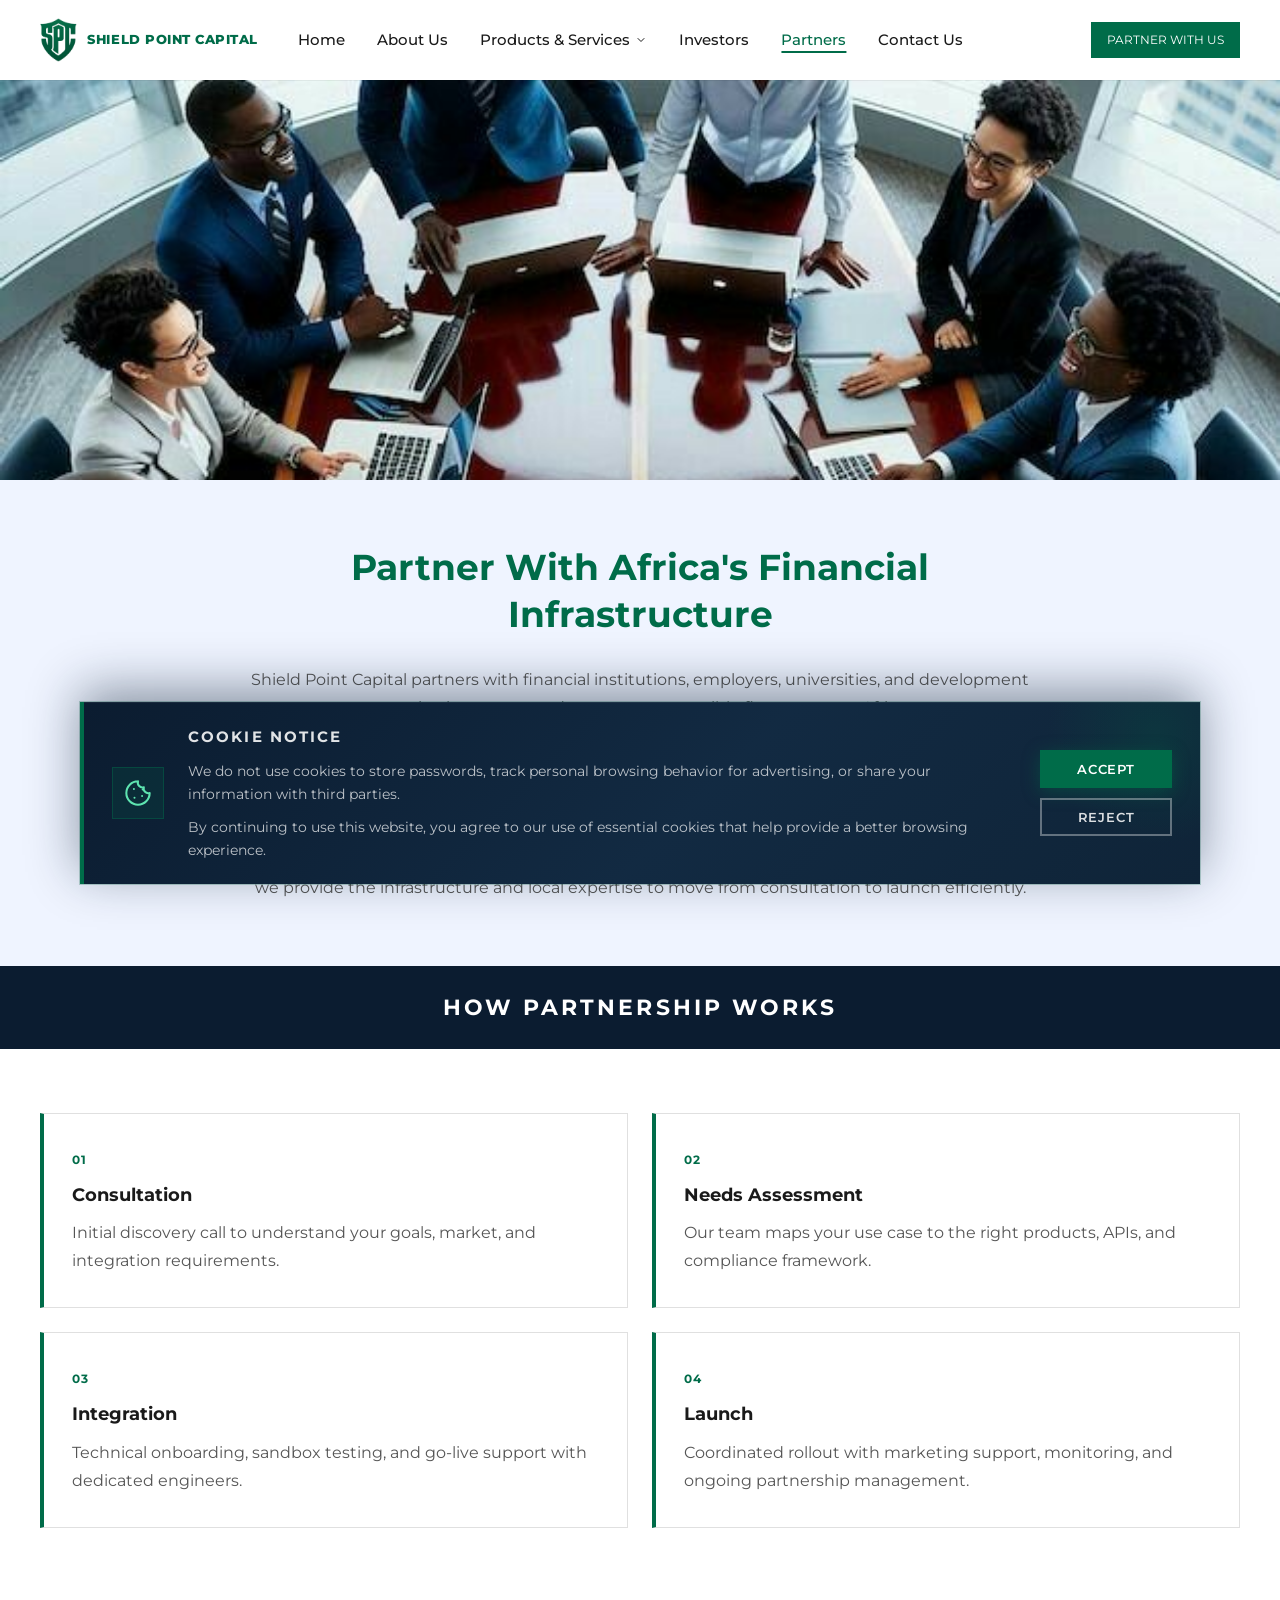
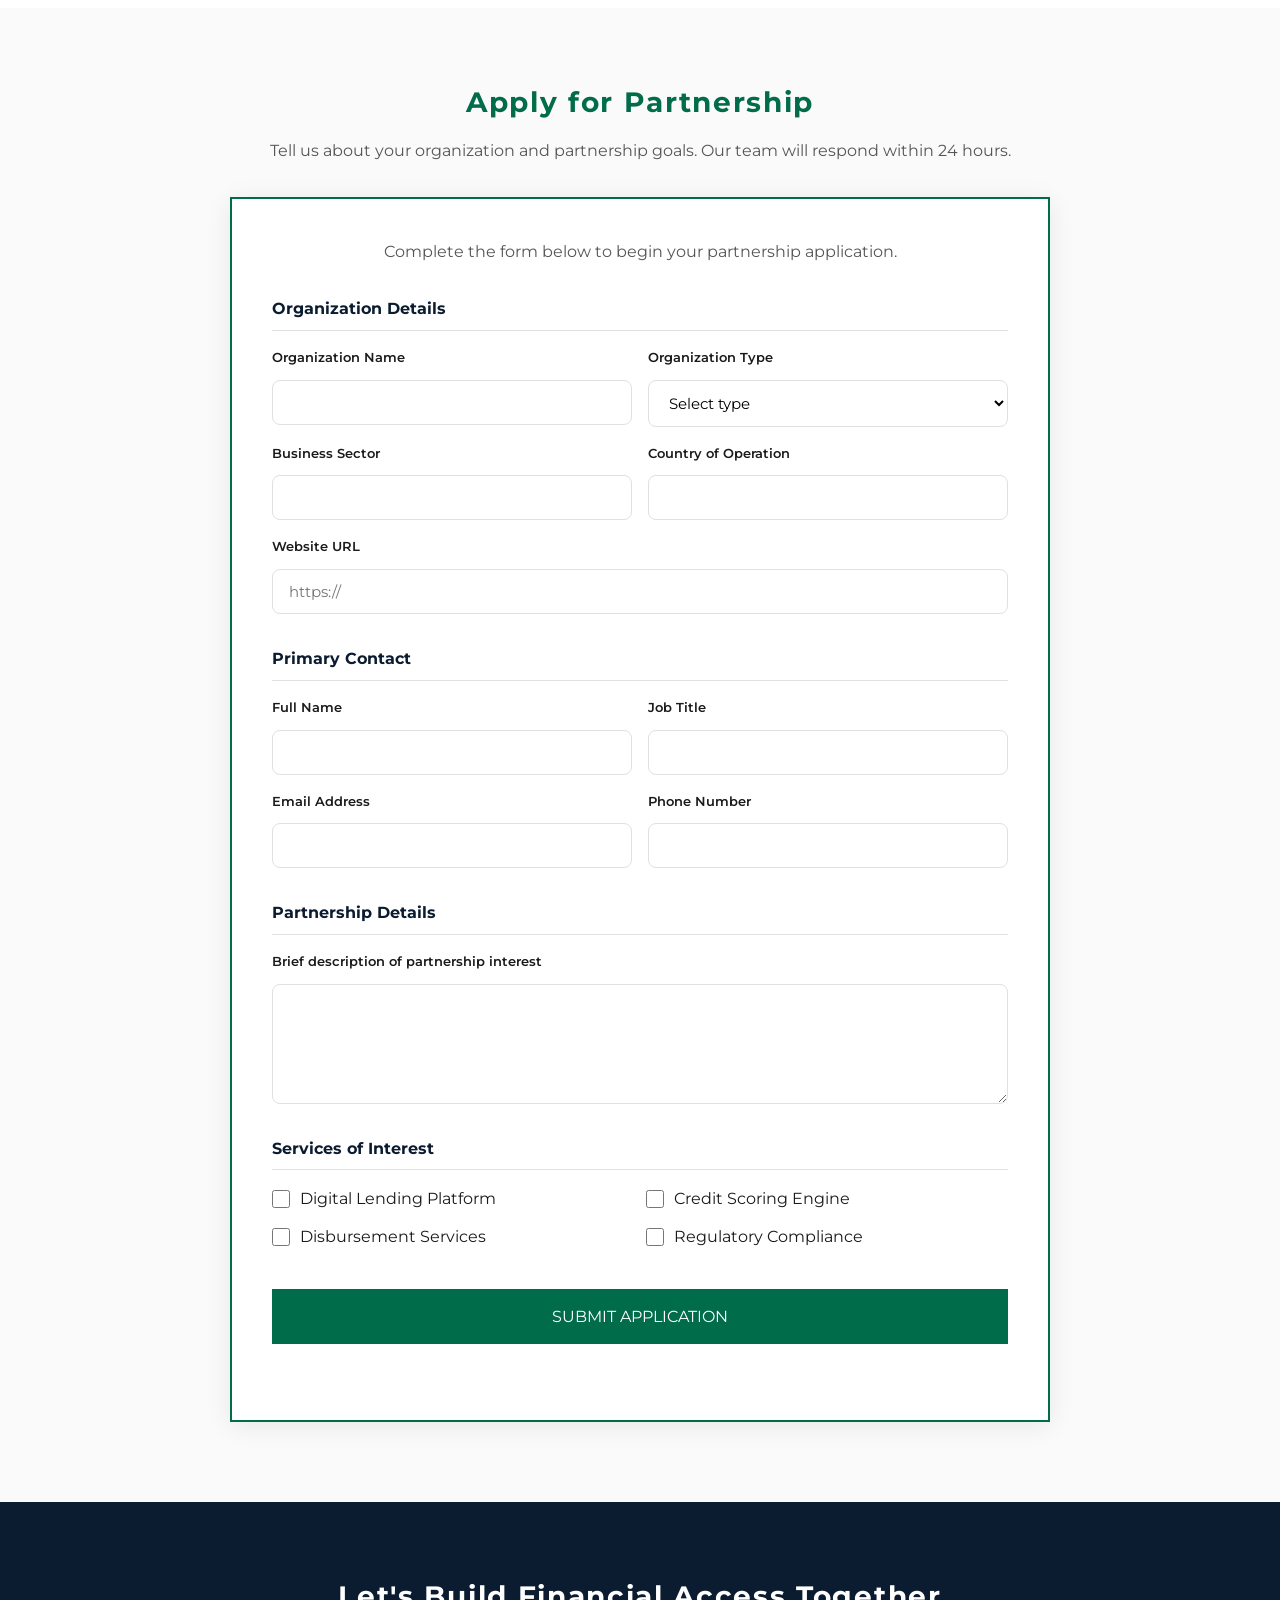
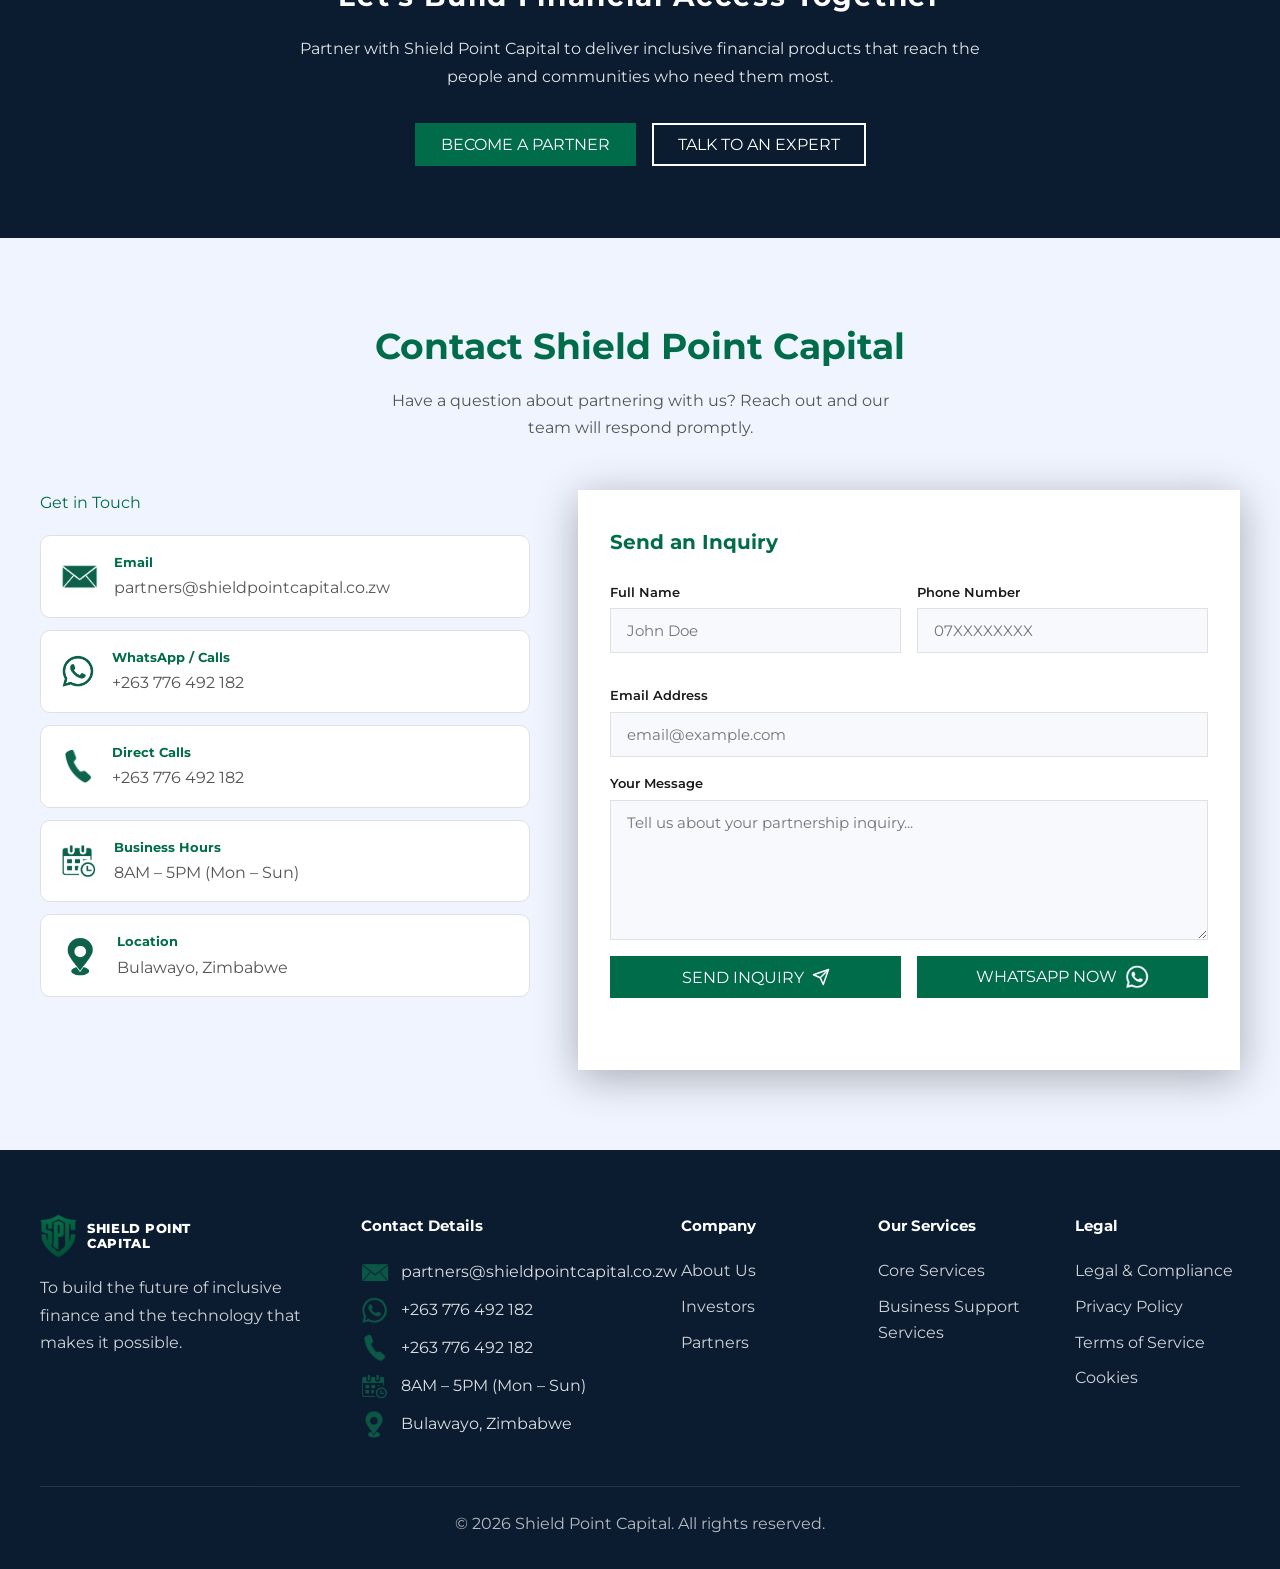
<file: partners.html>
<!doctype html>
<html lang="en">
  <head>
    <meta charset="UTF-8" />
    <meta name="viewport" content="width=device-width, initial-scale=1.0" />
    <meta
      name="description"
      content="Partner with Shield Point Capital — Building financial inclusion through strategic partnerships."
    />
    <title>Partners — Shield Point Capital</title>
    <link rel="canonical" href="https://shieldpointcapital.co.zw/partners.html" />
    <meta name="robots" content="index, follow" />
    <meta name="author" content="Shield Point Capital (Private) Limited" />
    <meta name="theme-color" content="#006c49" />
    <meta property="og:locale" content="en_ZW" />
    <meta property="og:type" content="website" />
    <meta property="og:site_name" content="Shield Point Capital" />
    <meta property="og:title" content="Partners — Shield Point Capital" />
    <meta
      property="og:description"
      content="Partner with Shield Point Capital — Building financial inclusion through strategic partnerships."
    />
    <meta property="og:url" content="https://shieldpointcapital.co.zw/partners.html" />
    <meta property="og:image" content="https://shieldpointcapital.co.zw/assets/social/og-image.png" />
    <meta property="og:image:width" content="1200" />
    <meta property="og:image:height" content="630" />
    <meta property="og:image:alt" content="Shield Point Capital — FinEra Inclusive Credit Marketplace" />
    <meta name="twitter:card" content="summary" />
    <meta name="twitter:title" content="Partners — Shield Point Capital" />
    <meta
      name="twitter:description"
      content="Partner with Shield Point Capital to expand financial inclusion across Africa."
    />
    <meta name="twitter:image" content="https://shieldpointcapital.co.zw/assets/social/og-image.png" />
    <link rel="icon" type="image/png" href="assets/main/spclogo.png" />
    <link rel="preconnect" href="https://fonts.googleapis.com" />
    <link rel="preconnect" href="https://fonts.gstatic.com" crossorigin />
    <link
      href="https://fonts.googleapis.com/css2?family=Inter:wght@400;500;600;700;800&family=Montserrat:wght@300;400;500;600;700;800&display=swap"
      rel="stylesheet"
    />
    <link rel="stylesheet" href="css/styles.css" />
    <link rel="stylesheet" href="css/services.css" />
    <link rel="stylesheet" href="css/partners.css" />
  </head>
  <body class="page-partners">
    <!-- Header -->
    <header class="site-header">
      <div class="container header-inner">
        <a href="index.html" class="logo">
          <img loading="lazy" decoding="async" src="assets/main/spclogo.png" alt="Shield Point Capital logo" />
          <span class="logo-text">SHIELD POINT CAPITAL</span>
        </a>
        <nav class="main-nav" id="mainNav">
          <a href="index.html">Home</a>
          <a href="index.html#about">About Us</a>
          <div class="nav-dropdown">
            <button
              type="button"
              class="nav-dropdown-toggle"
              aria-expanded="false"
              aria-haspopup="true"
            >
              Products &amp; Services
              <svg
                class="nav-dropdown-chevron"
                width="12"
                height="12"
                viewBox="0 0 24 24"
                aria-hidden="true"
              >
                <path
                  d="M6 9l6 6 6-6"
                  fill="none"
                  stroke="currentColor"
                  stroke-width="2"
                  stroke-linecap="round"
                  stroke-linejoin="round"
                ></path>
              </svg>
            </button>
            <ul class="nav-dropdown-menu" role="menu">
              <li role="none">
                <a href="products.html" role="menuitem">Our Products</a>
              </li>
              <li role="none">
                <a href="loan-services.html" role="menuitem">Core Services</a>
              </li>
              <li role="none">
                <a href="services.html" role="menuitem"
                  >Business Support Services</a
                >
              </li>
            </ul>
          </div>
          <a href="investors.html">Investors</a>
          <a href="partners.html" class="active">Partners</a>
          <a href="#contact">Contact Us</a>
        </nav>
        <a href="#apply" class="btn btn-green">Partner With Us</a>
        <button
          class="nav-toggle"
          id="navToggle"
          aria-label="Toggle navigation"
        >
          <span></span>
          <span></span>
          <span></span>
        </button>
      </div>
    </header>

    <section class="services-hero partner-hero">
      <img fetchpriority="high"
        src="assets/main/partiners.jpeg"
        alt="Professionals collaborating on a financial partnership"
      />
    </section>

    <section class="partner-intro">
      <div class="container partner-intro-inner">
        <h1>Partner With Africa's Financial Infrastructure</h1>
        <div class="partner-intro-copy">
          <p>
            Shield Point Capital partners with financial institutions,
            employers, universities, and development organizations to expand
            access to responsible finance across Africa.
          </p>
          <p>
            Through the FinEra Inclusive Credit Marketplace and our core
            services platform, we help partners reach qualified customers,
            digitize financial products, and grow within a transparent,
            technology-driven ecosystem.
          </p>
          <p>
            Whether you are integrating lending rails, co-distributing products,
            or building inclusion programmes, we provide the infrastructure and
            local expertise to move from consultation to launch efficiently.
          </p>
        </div>
      </div>
    </section>

    <div class="services-title-banner">
      <h2>How Partnership Works</h2>
    </div>

    <section class="partner-steps">
      <div class="container partner-steps-grid">
        <article class="partner-step-card">
          <span class="partner-step-num">01</span>
          <h3>Consultation</h3>
          <p>
            Initial discovery call to understand your goals, market, and
            integration requirements.
          </p>
        </article>
        <article class="partner-step-card">
          <span class="partner-step-num">02</span>
          <h3>Needs Assessment</h3>
          <p>
            Our team maps your use case to the right products, APIs, and
            compliance framework.
          </p>
        </article>
        <article class="partner-step-card">
          <span class="partner-step-num">03</span>
          <h3>Integration</h3>
          <p>
            Technical onboarding, sandbox testing, and go-live support with
            dedicated engineers.
          </p>
        </article>
        <article class="partner-step-card">
          <span class="partner-step-num">04</span>
          <h3>Launch</h3>
          <p>
            Coordinated rollout with marketing support, monitoring, and ongoing
            partnership management.
          </p>
        </article>
      </div>
    </section>

    <section class="apply-partnership" id="apply">
      <div class="container apply-partnership-wrap">
        <div class="apply-partnership-intro">
          <h2>Apply for Partnership</h2>
          <p>
            Tell us about your organization and partnership goals. Our team will
            respond within 24 hours.
          </p>
        </div>
        <div class="apply-form-card">
          <p class="form-intro">
            Complete the form below to begin your partnership application.
          </p>
          <form id="partnershipForm" novalidate>
            <div class="form-section">
              <h3 class="form-section-title">Organization Details</h3>
              <div class="form-row">
                <div class="form-group">
                  <label for="orgName">Organization Name</label>
                  <input type="text" id="orgName" name="orgName" required />
                </div>
                <div class="form-group">
                  <label for="orgType">Organization Type</label>
                  <select id="orgType" name="orgType" required>
                    <option value="">Select type</option>
                    <option value="Bank / MFI">Bank / MFI</option>
                    <option value="University">University</option>
                    <option value="Employer">Employer</option>
                    <option value="SACCO">SACCO</option>
                    <option value="Development Organization">
                      Development Organization
                    </option>
                    <option value="Government Institution">
                      Government Institution
                    </option>
                    <option value="Other">Other</option>
                  </select>
                </div>
              </div>
              <div class="form-row">
                <div class="form-group">
                  <label for="businessSector">Business Sector</label>
                  <input
                    type="text"
                    id="businessSector"
                    name="businessSector"
                    required
                  />
                </div>
                <div class="form-group">
                  <label for="country">Country of Operation</label>
                  <input type="text" id="country" name="country" required />
                </div>
              </div>
              <div class="form-row">
                <div class="form-group full">
                  <label for="website">Website URL</label>
                  <input
                    type="url"
                    id="website"
                    name="website"
                    placeholder="https://"
                  />
                </div>
              </div>
            </div>

            <div class="form-section">
              <h3 class="form-section-title">Primary Contact</h3>
              <div class="form-row">
                <div class="form-group">
                  <label for="contactName">Full Name</label>
                  <input
                    type="text"
                    id="contactName"
                    name="contactName"
                    required
                    autocomplete="name"
                  />
                </div>
                <div class="form-group">
                  <label for="jobTitle">Job Title</label>
                  <input type="text" id="jobTitle" name="jobTitle" required />
                </div>
              </div>
              <div class="form-row">
                <div class="form-group">
                  <label for="contactEmail">Email Address</label>
                  <input
                    type="email"
                    id="contactEmail"
                    name="contactEmail"
                    required
                    autocomplete="email"
                  />
                </div>
                <div class="form-group">
                  <label for="contactPhone">Phone Number</label>
                  <input
                    type="tel"
                    id="contactPhone"
                    name="contactPhone"
                    autocomplete="tel"
                  />
                </div>
              </div>
            </div>

            <div class="form-section">
              <h3 class="form-section-title">Partnership Details</h3>
              <div class="form-group full">
                <label for="partnershipInterest"
                  >Brief description of partnership interest</label
                >
                <textarea
                  id="partnershipInterest"
                  name="partnershipInterest"
                  required
                ></textarea>
              </div>
            </div>

            <div class="form-section">
              <h3 class="form-section-title">Services of Interest</h3>
              <div class="checkbox-group">
                <label class="checkbox-item">
                  <input
                    type="checkbox"
                    name="services"
                    value="Digital Lending Platform"
                  />
                  Digital Lending Platform
                </label>
                <label class="checkbox-item">
                  <input
                    type="checkbox"
                    name="services"
                    value="Credit Scoring Engine"
                  />
                  Credit Scoring Engine
                </label>
                <label class="checkbox-item">
                  <input
                    type="checkbox"
                    name="services"
                    value="Disbursement Services"
                  />
                  Disbursement Services
                </label>
                <label class="checkbox-item">
                  <input
                    type="checkbox"
                    name="services"
                    value="Regulatory Compliance"
                  />
                  Regulatory Compliance
                </label>
              </div>
            </div>

            <button type="submit" class="btn btn-green btn-submit-full">
              Submit Application
            </button>
            <p class="form-status" id="partnershipFormStatus" role="status"></p>
          </form>
        </div>
      </div>
    </section>

    <section class="partner-cta">
      <div class="container partner-cta-inner">
        <h2>Let's Build Financial Access Together</h2>
        <p>
          Partner with Shield Point Capital to deliver inclusive financial
          products that reach the people and communities who need them most.
        </p>
        <div class="partner-cta-buttons">
          <a href="#apply" class="btn btn-green">Become a Partner</a>
          <a href="#contact" class="btn btn-outline partner-cta-outline"
            >Talk to an Expert</a
          >
        </div>
      </div>
    </section>

    <section class="contact" id="contact">
      <div class="container">
        <div class="contact-header">
          <h2 class="contact-title">Contact Shield Point Capital</h2>
          <p class="contact-subtitle">
            Have a question about partnering with us? Reach out and our team
            will respond promptly.
          </p>
        </div>
        <div class="contact-grid">
          <div class="contact-info">
            <p class="contact-info-heading">Get in Touch</p>
            <ul class="contact-info-list">
              <li class="contact-info-item">
                <img loading="lazy" decoding="async"
                  src="assets/main/912841506896fdf51b089d4922dc74c3 1.png"
                  alt="Email"
                  style="width: 37px; height: 37px; object-fit: contain"
                />
                <div>
                  <h4>Email</h4>
                  <p>partners@shieldpointcapital.co.zw</p>
                </div>
              </li>
              <li class="contact-info-item">
                <img loading="lazy" decoding="async"
                  src="assets/main/45e235ee05ff4c3ee3d000b9532ef587 1.png"
                  alt="WhatsApp"
                  style="width: 35px; height: 35px; object-fit: contain"
                />
                <div>
                  <h4>WhatsApp / Calls</h4>
                  <p>+263 776 492 182</p>
                </div>
              </li>
              <li class="contact-info-item">
                <img loading="lazy" decoding="async"
                  src="assets/main/8a0f18aee763cdcc20522814d6528990 1.png"
                  alt="Phone"
                  style="width: 35px; height: 35px; object-fit: contain"
                />
                <div>
                  <h4>Direct Calls</h4>
                  <p>+263 776 492 182</p>
                </div>
              </li>
              <li class="contact-info-item">
                <img loading="lazy" decoding="async"
                  src="assets/main/7eaf2c45965894defed0c8ae2a4e2140 1.png"
                  alt="Business hours"
                  style="width: 37px; height: 37px; object-fit: contain"
                />
                <div>
                  <h4>Business Hours</h4>
                  <p>8AM – 5PM (Mon – Sun)</p>
                </div>
              </li>
              <li class="contact-info-item">
                <img loading="lazy" decoding="async"
                  src="assets/main/4edcb460a940ff726549077935f57168 1.png"
                  alt="Location"
                  style="width: 40px; height: 40px; object-fit: contain"
                />
                <div>
                  <h4>Location</h4>
                  <p>Bulawayo, Zimbabwe</p>
                </div>
              </li>
            </ul>
          </div>
          <div class="contact-form-wrap">
            <h3 class="form-heading">Send an Inquiry</h3>
            <form id="partnerContactForm" novalidate>
              <div class="form-row">
                <div class="form-group">
                  <label for="partnerContactName">Full Name</label>
                  <input
                    type="text"
                    id="partnerContactName"
                    name="fullName"
                    placeholder="John Doe"
                    required
                    autocomplete="name"
                  />
                </div>
                <div class="form-group">
                  <label for="partnerContactPhone">Phone Number</label>
                  <input
                    type="tel"
                    id="partnerContactPhone"
                    name="phone"
                    placeholder="07XXXXXXXX"
                    autocomplete="tel"
                  />
                </div>
              </div>
              <div class="form-group">
                <label for="partnerContactEmail">Email Address</label>
                <input
                  type="email"
                  id="partnerContactEmail"
                  name="email"
                  placeholder="email@example.com"
                  required
                  autocomplete="email"
                />
              </div>
              <div class="form-group">
                <label for="partnerContactMessage">Your Message</label>
                <textarea
                  id="partnerContactMessage"
                  name="message"
                  placeholder="Tell us about your partnership inquiry..."
                  required
                ></textarea>
              </div>
              <div class="form-buttons">
                <button type="submit" class="btn btn-green">
                  Send Inquiry
                  <svg
                    viewBox="0 0 24 24"
                    fill="none"
                    stroke="currentColor"
                    stroke-width="2"
                    stroke-linecap="round"
                    stroke-linejoin="round"
                    aria-hidden="true"
                    style="width: 18px; height: 18px"
                  >
                    <line x1="22" y1="2" x2="11" y2="13"></line>
                    <polygon points="22 2 15 22 11 13 2 9 22 2"></polygon>
                  </svg>
                </button>
                <a
                  href="https://wa.me/263776492182"
                  target="_blank"
                  class="btn btn-green partner-contact-whatsapp"
                >
                  WhatsApp Now
                  <img loading="lazy" decoding="async"
                    src="assets/main/45e235ee05ff4c3ee3d000b9532ef587 1.png"
                    alt=""
                    style="
                      width: 25px;
                      height: 25px;
                      object-fit: contain;
                      filter: brightness(0) invert(1);
                    "
                  />
                </a>
              </div>
              <p
                class="form-status"
                id="partnerContactFormStatus"
                role="status"
              ></p>
            </form>
          </div>
        </div>
      </div>
    </section>

    <!-- Footer -->
    <footer class="site-footer footer-partners">
      <div class="container">
        <div class="footer-grid">
          <div class="footer-brand">
            <a href="index.html" class="logo">
              <img loading="lazy" decoding="async"
                src="assets/main/spclogo.png"
                alt="Shield Point Capital logo"
              />
              <span class="logo-text">SHIELD POINT<br />CAPITAL</span>
            </a>
            <p>
              To build the future of inclusive finance and the technology that
              makes it possible.
            </p>
          </div>
          <div class="footer-col">
            <h4>Contact Details</h4>
            <ul class="footer-contact-list">
              <li>
                <img loading="lazy" decoding="async"
                  src="assets/main/912841506896fdf51b089d4922dc74c3 1.png"
                  alt=""
                />
                <span>partners@shieldpointcapital.co.zw</span>
              </li>
              <li>
                <img loading="lazy" decoding="async"
                  src="assets/main/45e235ee05ff4c3ee3d000b9532ef587 1.png"
                  alt=""
                />
                <span>+263 776 492 182</span>
              </li>
              <li>
                <img loading="lazy" decoding="async"
                  src="assets/main/8a0f18aee763cdcc20522814d6528990 1.png"
                  alt=""
                />
                <span>+263 776 492 182</span>
              </li>
              <li>
                <img loading="lazy" decoding="async"
                  src="assets/main/7eaf2c45965894defed0c8ae2a4e2140 1.png"
                  alt=""
                />
                <span>8AM – 5PM (Mon – Sun)</span>
              </li>
              <li>
                <img loading="lazy" decoding="async"
                  src="assets/main/4edcb460a940ff726549077935f57168 1.png"
                  alt=""
                />
                <span>Bulawayo, Zimbabwe</span>
              </li>
            </ul>
          </div>
          <div class="footer-col">
            <h4>Company</h4>
            <ul>
              <li><a href="index.html#about">About Us</a></li>
              <li><a href="investors.html">Investors</a></li>
              <li><a href="partners.html">Partners</a></li>
            </ul>
          </div>
          <div class="footer-col">
            <h4>Our Services</h4>
            <ul>
              <li><a href="loan-services.html">Core Services</a></li>
              <li><a href="services.html">Business Support Services</a></li>
            </ul>
          </div>
          <div class="footer-col">
            <h4>Legal</h4>
            <ul>
              <li><a href="#">Legal &amp; Compliance</a></li>
              <li><a href="privacy-policy.html">Privacy Policy</a></li>
              <li><a href="terms-of-service.html">Terms of Service</a></li>
              <li><a href="cookies.html">Cookies</a></li>
            </ul>
          </div>
        </div>
        <div class="footer-bottom">
          <p>&copy; 2026 Shield Point Capital. All rights reserved.</p>
        </div>
      </div>
    </footer>

    <script src="js/main.js"></script>
    <script src="js/partners.js"></script>
  </body>
</html>
</file>
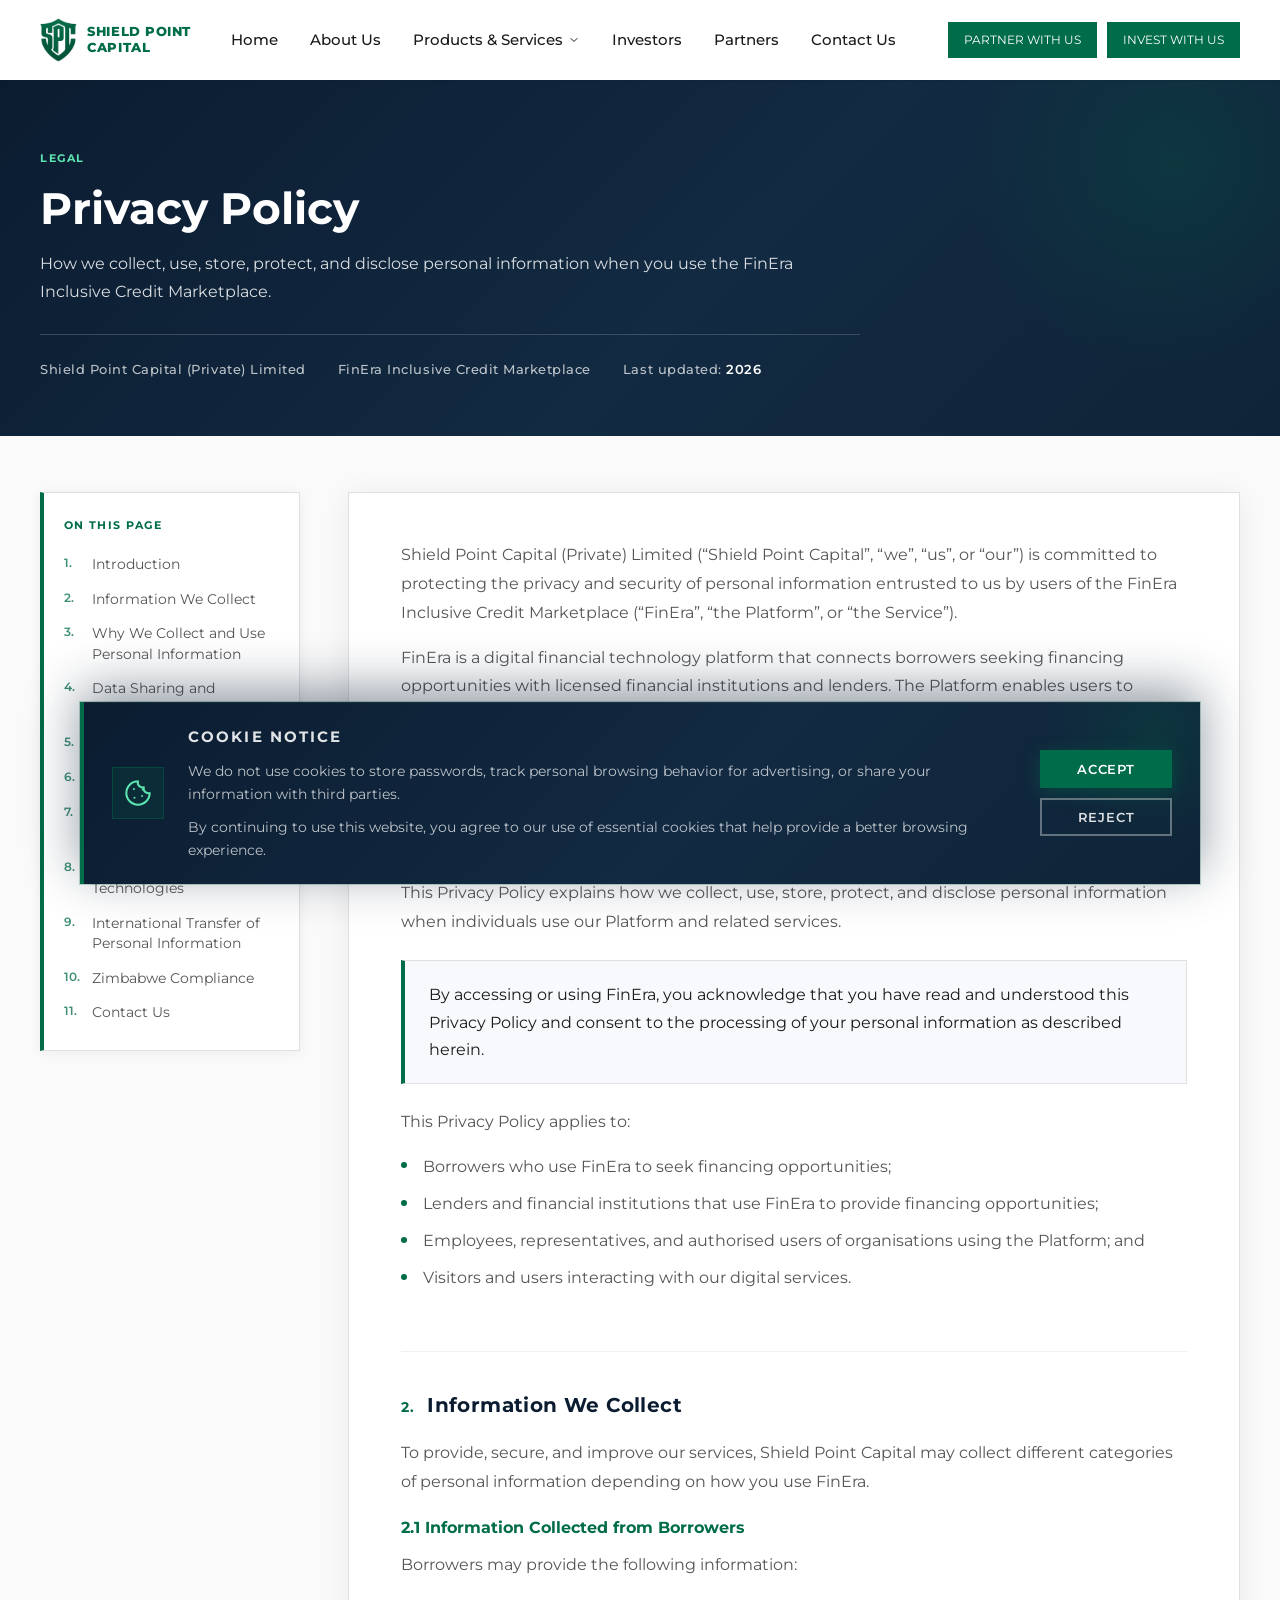
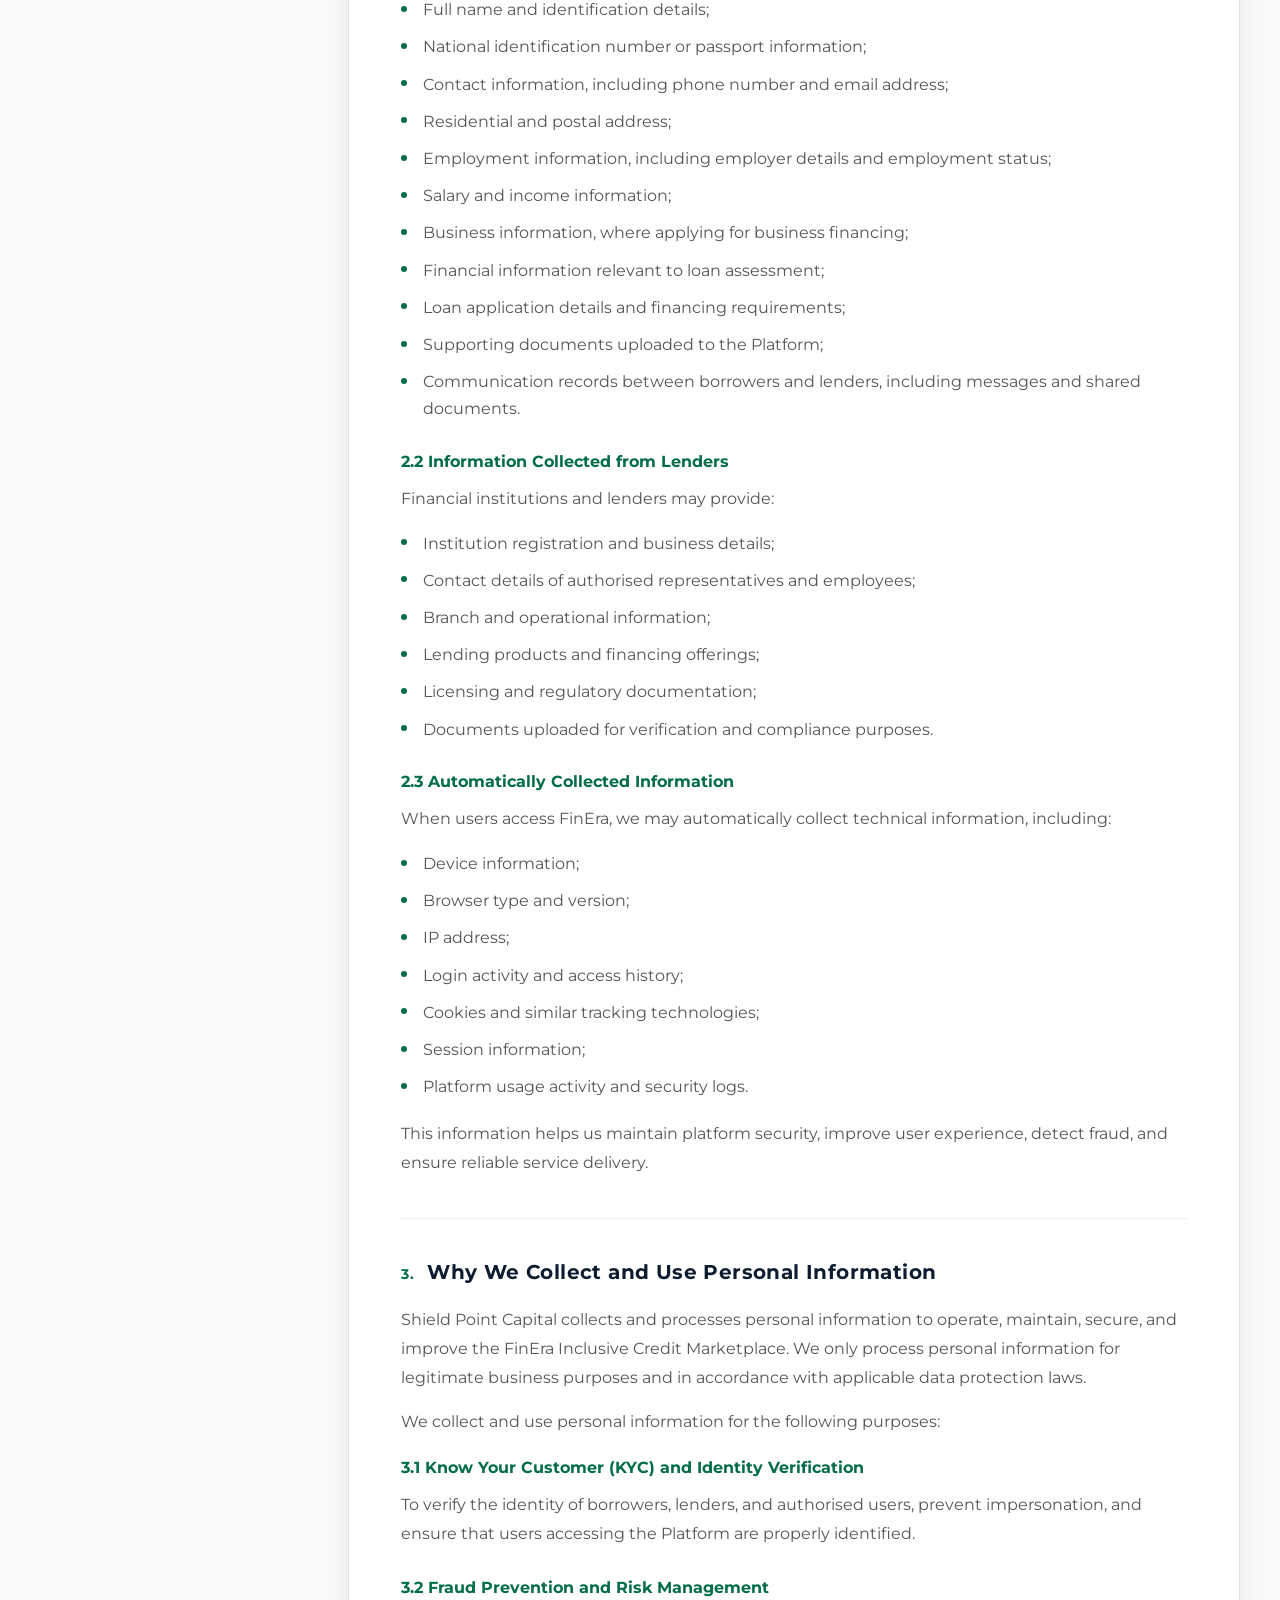
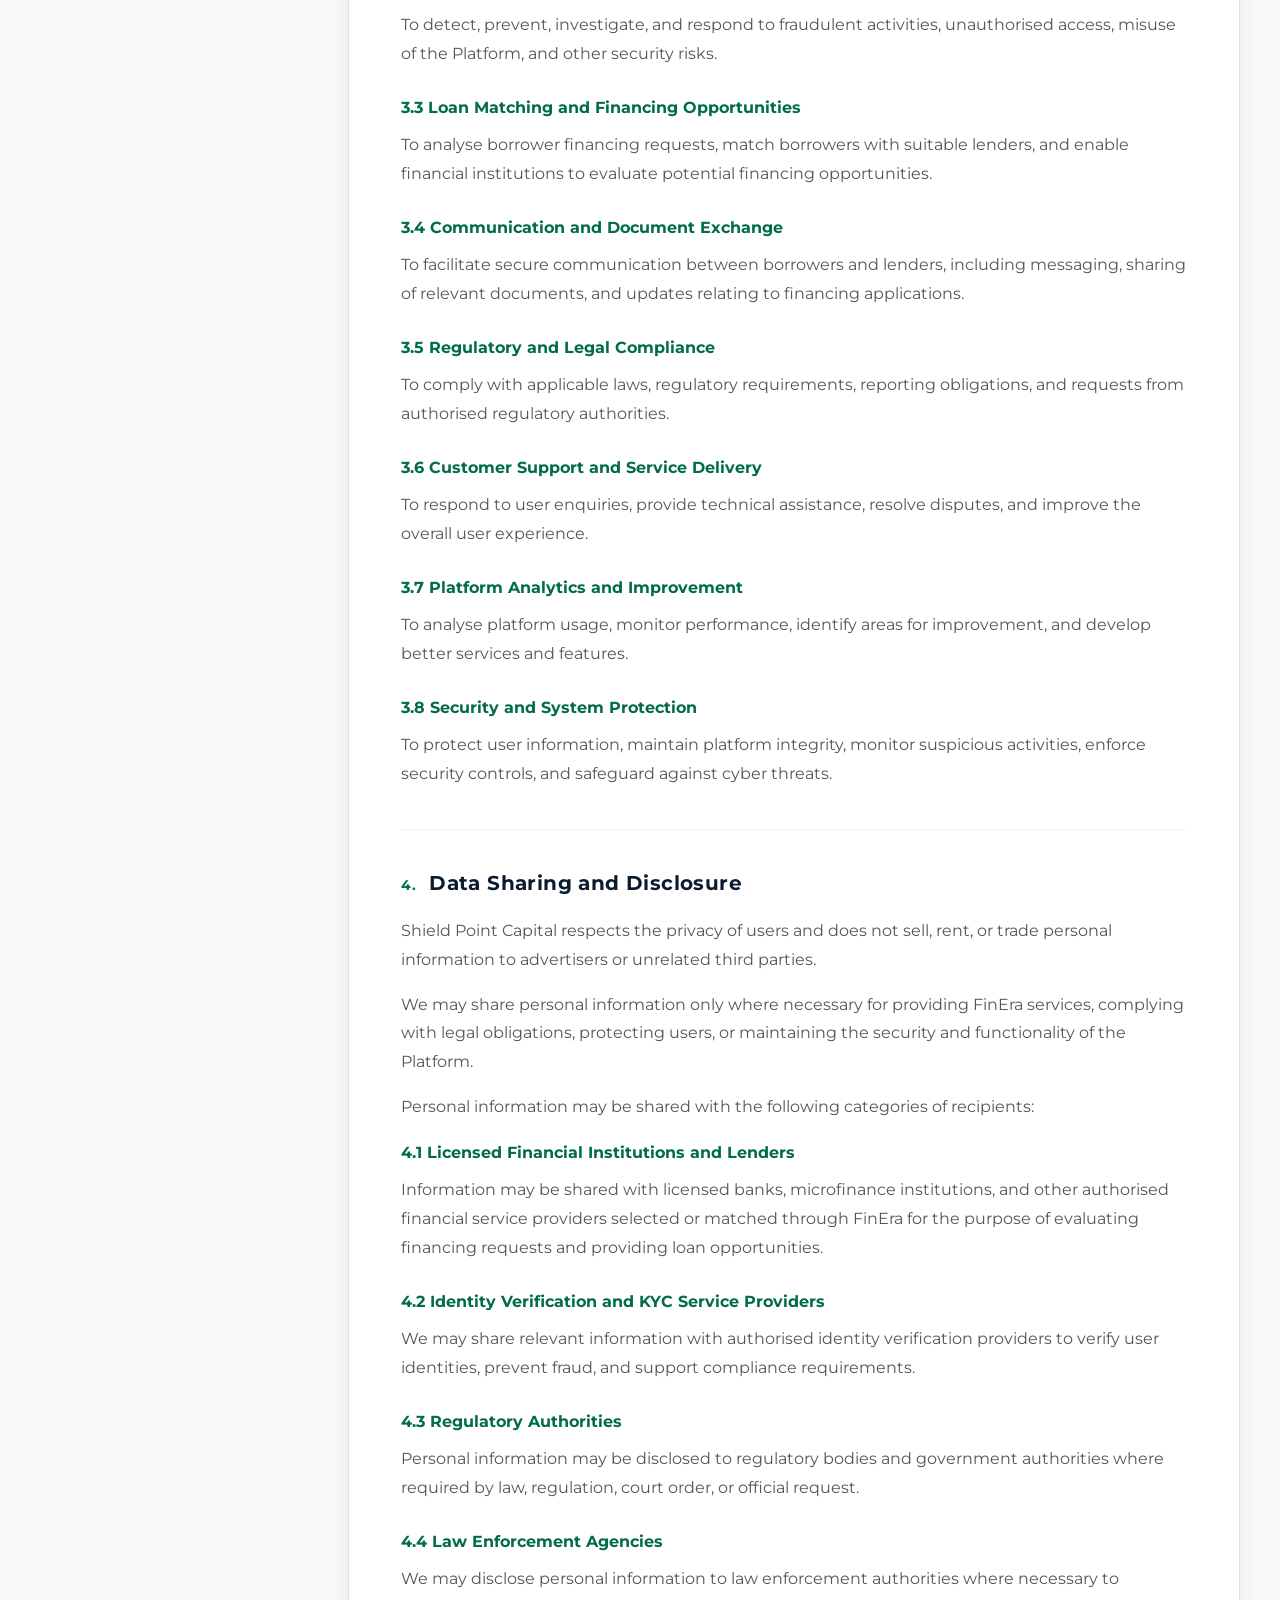
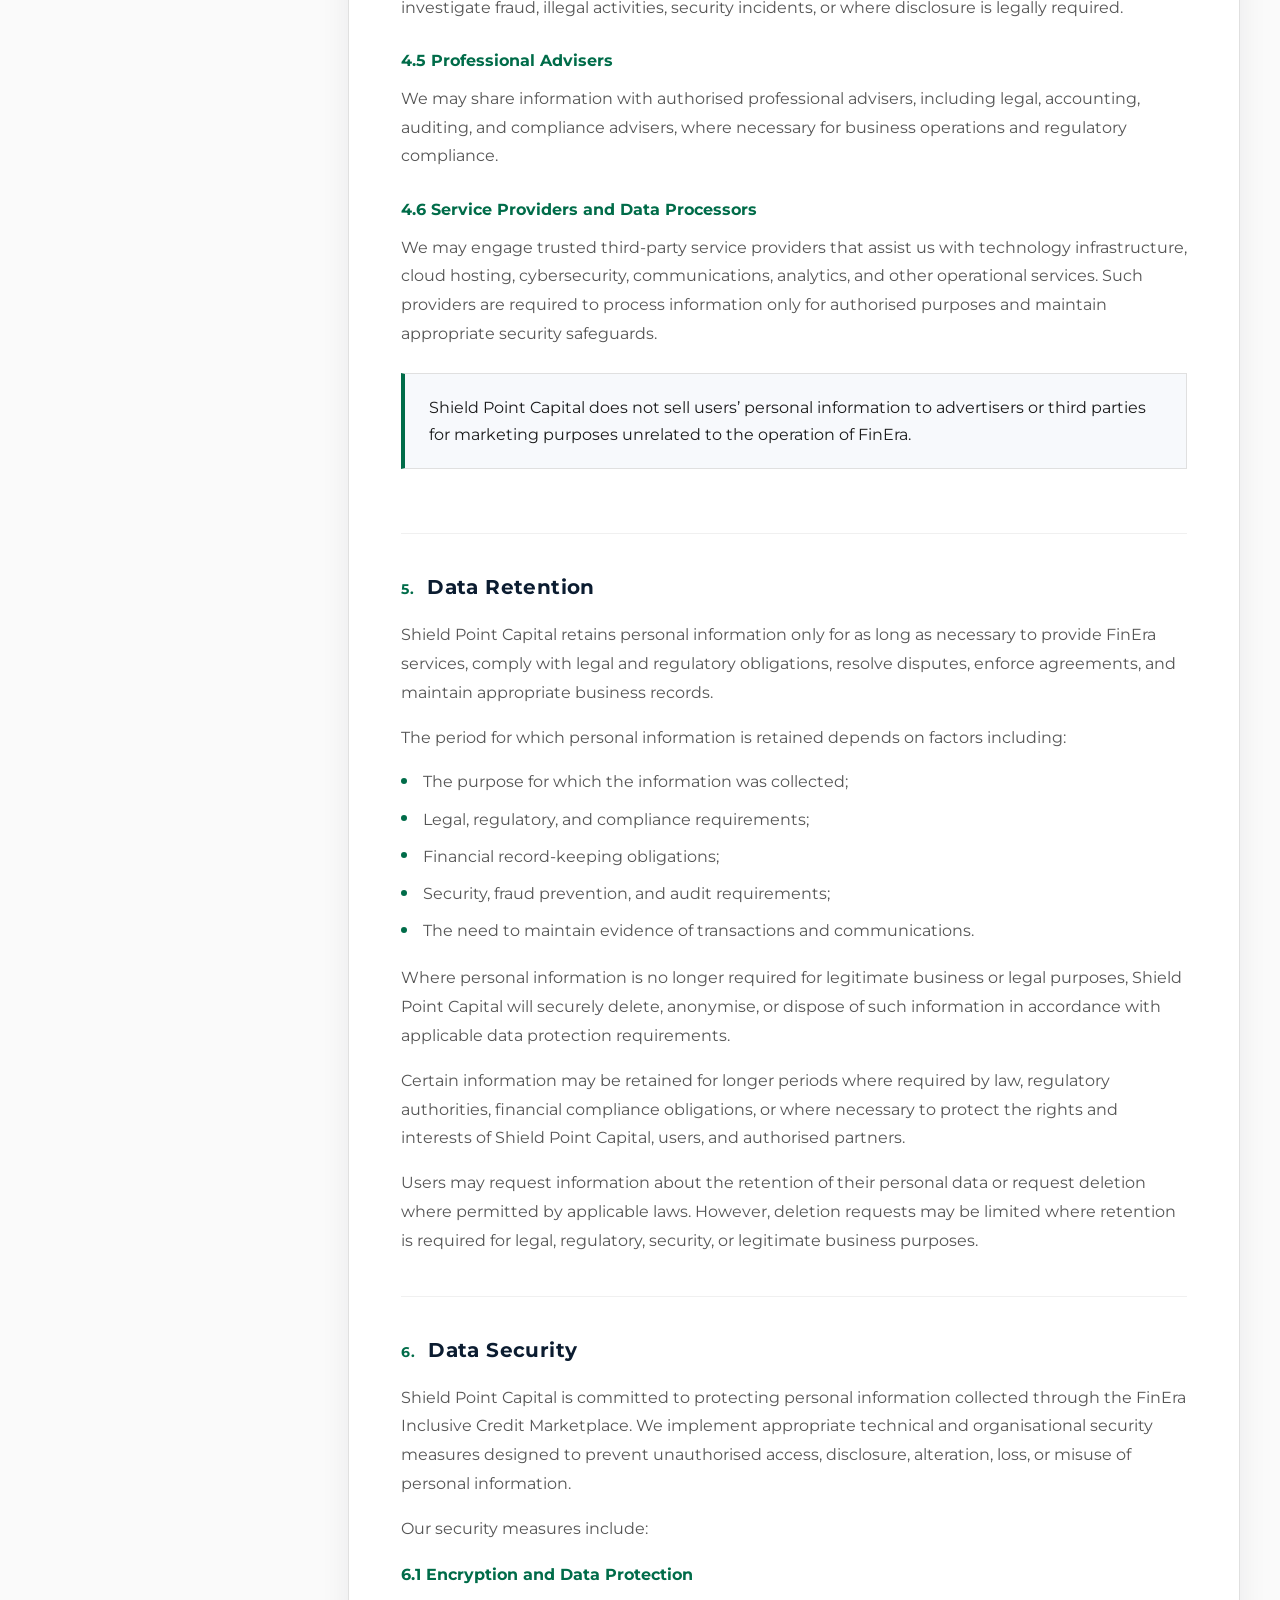
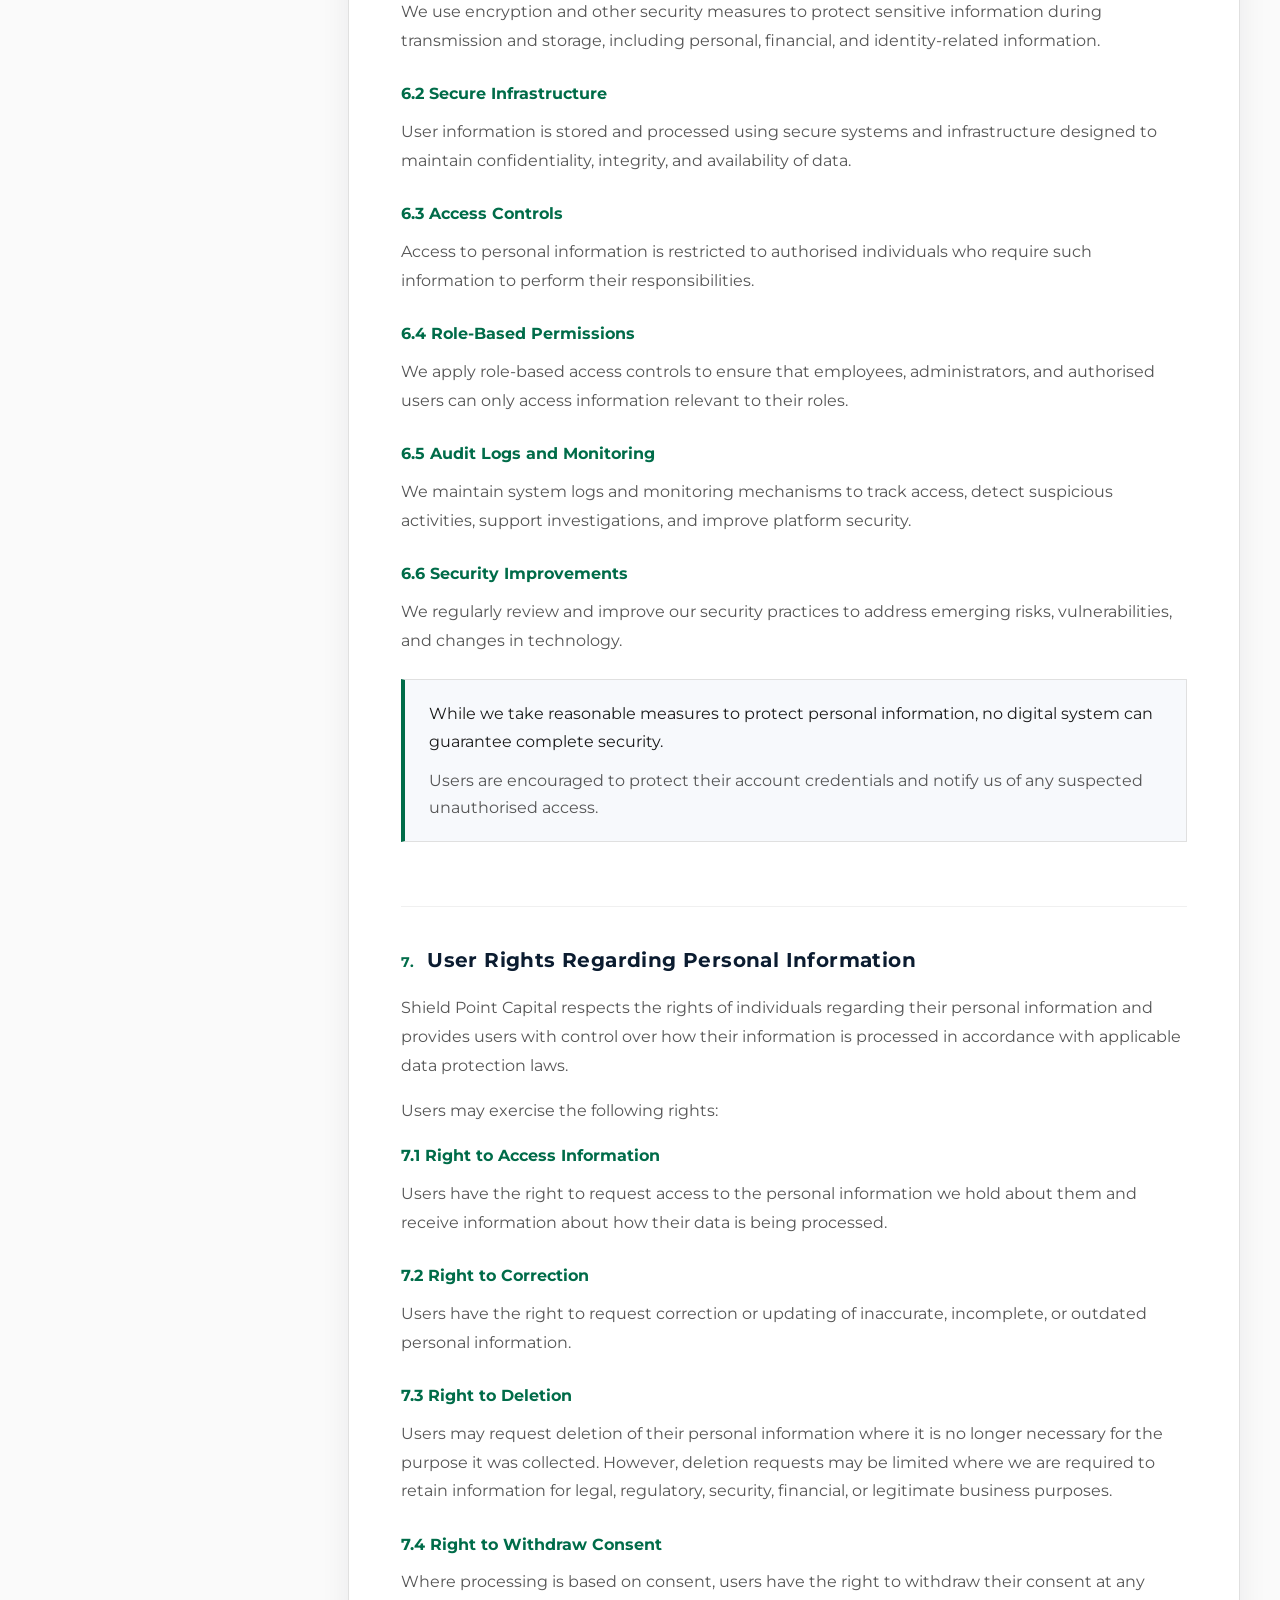
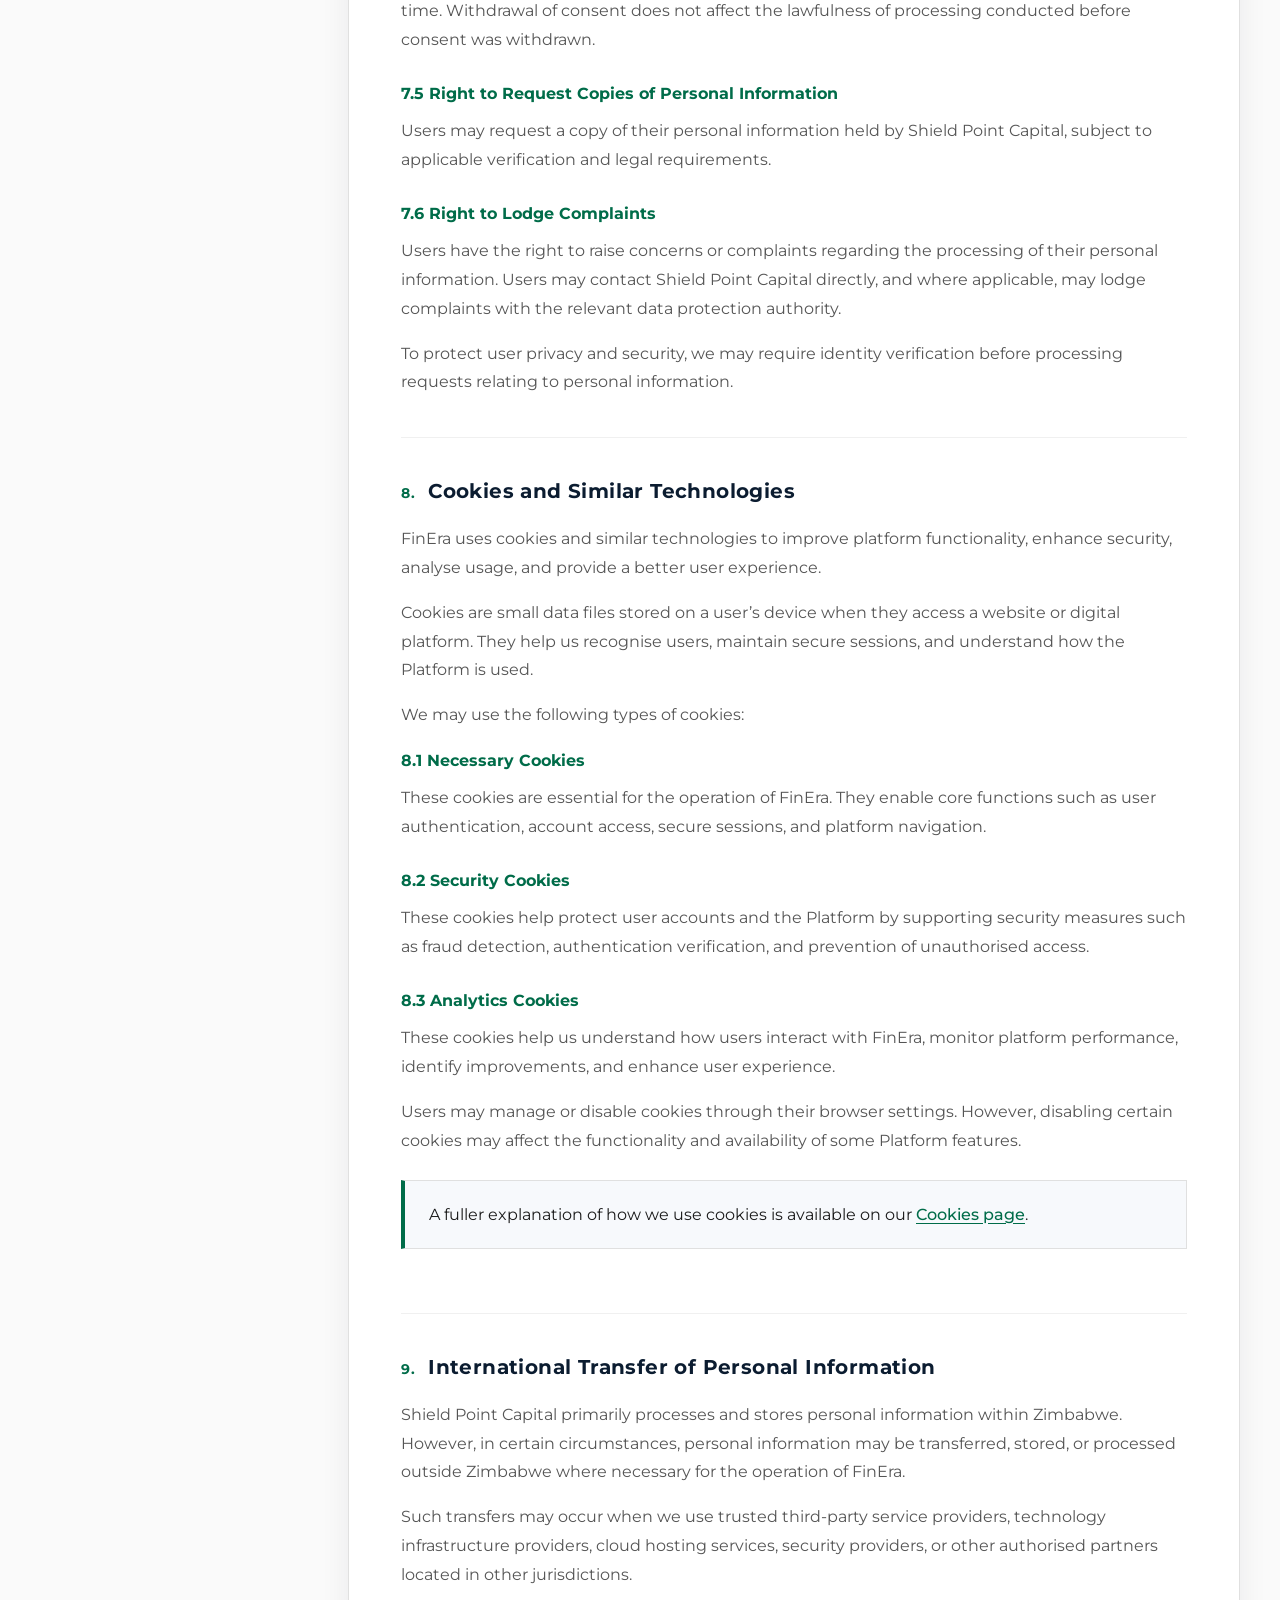
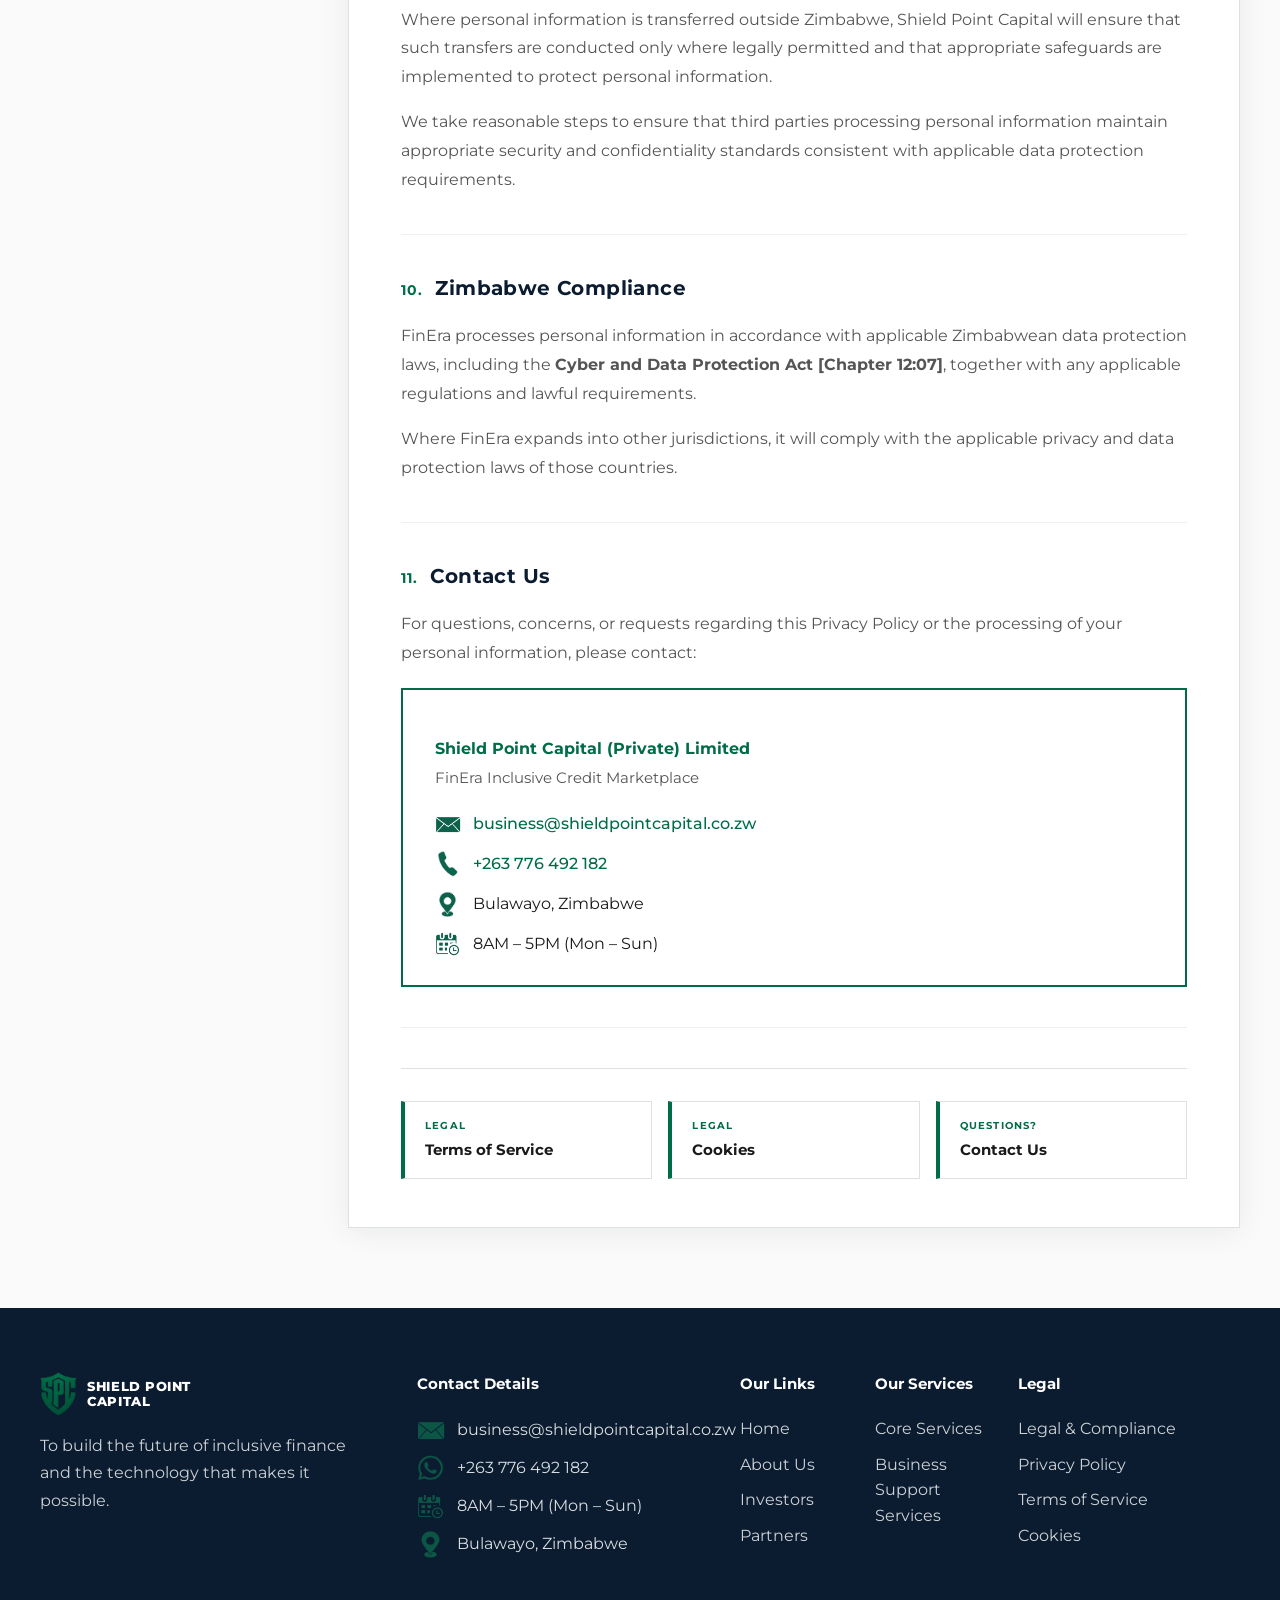
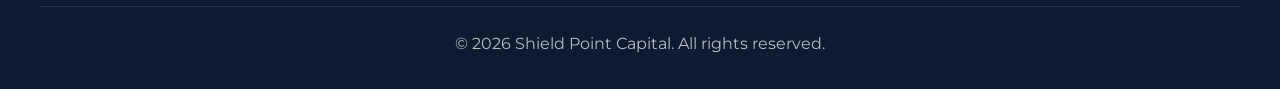
<file: privacy-policy.html>
<!doctype html>
<html lang="en">
  <head>
    <meta charset="UTF-8" />
    <meta name="viewport" content="width=device-width, initial-scale=1.0" />
    <meta name="description" content="How Shield Point Capital collects, uses, stores, protects, and discloses personal information on the FinEra Inclusive Credit Marketplace." />
    <title>Privacy Policy — Shield Point Capital</title>
    <link rel="canonical" href="https://shieldpointcapital.co.zw/privacy-policy.html" />
    <meta name="robots" content="index, follow" />
    <meta name="author" content="Shield Point Capital (Private) Limited" />
    <meta name="theme-color" content="#006c49" />
    <meta property="og:locale" content="en_ZW" />
    <meta property="og:type" content="website" />
    <meta property="og:site_name" content="Shield Point Capital" />
    <meta property="og:title" content="Privacy Policy — Shield Point Capital" />
    <meta property="og:description" content="How Shield Point Capital collects, uses, stores, protects, and discloses personal information on the FinEra Inclusive Credit Marketplace." />
    <meta property="og:url" content="https://shieldpointcapital.co.zw/privacy-policy.html" />
    <meta property="og:image" content="https://shieldpointcapital.co.zw/assets/social/og-image.png" />
    <meta property="og:image:width" content="1200" />
    <meta property="og:image:height" content="630" />
    <meta property="og:image:alt" content="Shield Point Capital — FinEra Inclusive Credit Marketplace" />
    <meta name="twitter:card" content="summary" />
    <meta name="twitter:title" content="Privacy Policy — Shield Point Capital" />
    <meta name="twitter:description" content="How Shield Point Capital collects, uses, stores, protects, and discloses personal information on the FinEra Inclusive Credit Marketplace." />
    <meta name="twitter:image" content="https://shieldpointcapital.co.zw/assets/social/og-image.png" />
    <link rel="icon" type="image/png" href="assets/main/spclogo.png" />
    <link rel="preconnect" href="https://fonts.googleapis.com" />
    <link rel="preconnect" href="https://fonts.gstatic.com" crossorigin />
    <link
      href="https://fonts.googleapis.com/css2?family=Inter:wght@400;500;600;700;800&family=Montserrat:wght@300;400;500;600;700;800&display=swap"
      rel="stylesheet"
    />
    <link rel="stylesheet" href="css/styles.css" />
    <link rel="stylesheet" href="css/services.css" />
    <link rel="stylesheet" href="css/legal.css" />
  </head>
  <body class="page-legal page-privacy">
    <header class="site-header">
      <div class="container header-inner">
        <a href="index.html" class="logo">
          <img loading="lazy" decoding="async" src="assets/main/spclogo.png" alt="Shield Point Capital logo" />
          <span class="logo-text">SHIELD POINT<br />CAPITAL</span>
        </a>
        <nav class="main-nav" id="mainNav">
          <a href="index.html">Home</a>
          <a href="index.html#about">About Us</a>
          <div class="nav-dropdown">
            <button
              type="button"
              class="nav-dropdown-toggle"
              aria-expanded="false"
              aria-haspopup="true"
            >
              Products &amp; Services
              <svg
                class="nav-dropdown-chevron"
                width="12"
                height="12"
                viewBox="0 0 24 24"
                aria-hidden="true"
              >
                <path
                  d="M6 9l6 6 6-6"
                  fill="none"
                  stroke="currentColor"
                  stroke-width="2"
                  stroke-linecap="round"
                  stroke-linejoin="round"
                ></path>
              </svg>
            </button>
            <ul class="nav-dropdown-menu" role="menu">
              <li role="none">
                <a href="products.html" role="menuitem">Our Products</a>
              </li>
              <li role="none">
                <a href="loan-services.html" role="menuitem">Core Services</a>
              </li>
              <li role="none">
                <a href="services.html" role="menuitem"
                  >Business Support Services</a
                >
              </li>
            </ul>
          </div>
          <a href="investors.html">Investors</a>
          <a href="partners.html">Partners</a>
          <a href="index.html#contact">Contact Us</a>
        </nav>
        <div class="header-actions">
          <a href="partners.html#apply" class="btn btn-green">Partner With Us</a>
          <a href="investors.html#request-info" class="btn btn-green"
            >Invest With Us</a
          >
        </div>
        <button
          class="nav-toggle"
          id="navToggle"
          aria-label="Toggle navigation"
        >
          <span></span>
          <span></span>
          <span></span>
        </button>
      </div>
    </header>

    <section class="legal-hero">
      <div class="container">
        <div class="legal-hero-inner">
          <span class="legal-hero-label">Legal</span>
          <h1>Privacy Policy</h1>
          <p>How we collect, use, store, protect, and disclose personal information when you use the FinEra Inclusive Credit Marketplace.</p>
          <div class="legal-hero-meta">
            <span>Shield Point Capital (Private) Limited</span>
            <span>FinEra Inclusive Credit Marketplace</span>
            <span>Last updated: <strong>2026</strong></span>
          </div>
        </div>
      </div>
    </section>

    <section class="legal-body">
      <div class="container">
        <div class="legal-layout">
          <aside class="legal-toc">
            <h2>On this page</h2>
            <ol>
              <li><a href="#introduction">Introduction</a></li>
              <li><a href="#information-we-collect">Information We Collect</a></li>
              <li><a href="#why-we-collect">Why We Collect and Use Personal Information</a></li>
              <li><a href="#data-sharing">Data Sharing and Disclosure</a></li>
              <li><a href="#data-retention">Data Retention</a></li>
              <li><a href="#data-security">Data Security</a></li>
              <li><a href="#user-rights">User Rights Regarding Personal Information</a></li>
              <li><a href="#cookies">Cookies and Similar Technologies</a></li>
              <li><a href="#international-transfers">International Transfer of Personal Information</a></li>
              <li><a href="#zimbabwe-compliance">Zimbabwe Compliance</a></li>
              <li><a href="#privacy-contact">Contact Us</a></li>
            </ol>
          </aside>
          <div class="legal-content">
            <div class="legal-intro">
              <p>
                Shield Point Capital (Private) Limited (&ldquo;Shield Point Capital&rdquo;,
                &ldquo;we&rdquo;, &ldquo;us&rdquo;, or &ldquo;our&rdquo;) is committed to protecting the
                privacy and security of personal information entrusted to us by users of the FinEra
                Inclusive Credit Marketplace (&ldquo;FinEra&rdquo;, &ldquo;the Platform&rdquo;, or
                &ldquo;the Service&rdquo;).
              </p>
              <p>
                FinEra is a digital financial technology platform that connects borrowers seeking
                financing opportunities with licensed financial institutions and lenders. The
                Platform enables users to submit financing requests, communicate with lenders,
                exchange relevant documents, and access suitable financing opportunities.
              </p>
            </div>
            <section class="legal-section" id="introduction">
              <h2><span class="legal-section-num">1.</span>Introduction</h2>
              <p>
                This Privacy Policy explains how we collect, use, store, protect, and disclose
                personal information when individuals use our Platform and related services.
              </p>
              <div class="legal-note">
                <p>
                  By accessing or using FinEra, you acknowledge that you have read and understood
                  this Privacy Policy and consent to the processing of your personal information as
                  described herein.
                </p>
              </div>
              <p>This Privacy Policy applies to:</p>
              <ul class="legal-list">
                <li>Borrowers who use FinEra to seek financing opportunities;</li>
                <li>
                  Lenders and financial institutions that use FinEra to provide financing
                  opportunities;
                </li>
                <li>
                  Employees, representatives, and authorised users of organisations using the
                  Platform; and
                </li>
                <li>Visitors and users interacting with our digital services.</li>
              </ul>
            </section>
            <section class="legal-section" id="information-we-collect">
              <h2><span class="legal-section-num">2.</span>Information We Collect</h2>
              <p>
                To provide, secure, and improve our services, Shield Point Capital may collect
                different categories of personal information depending on how you use FinEra.
              </p>

              <h3>2.1 Information Collected from Borrowers</h3>
              <p>Borrowers may provide the following information:</p>
              <ul class="legal-list">
                <li>Full name and identification details;</li>
                <li>National identification number or passport information;</li>
                <li>Contact information, including phone number and email address;</li>
                <li>Residential and postal address;</li>
                <li>Employment information, including employer details and employment status;</li>
                <li>Salary and income information;</li>
                <li>Business information, where applying for business financing;</li>
                <li>Financial information relevant to loan assessment;</li>
                <li>Loan application details and financing requirements;</li>
                <li>Supporting documents uploaded to the Platform;</li>
                <li>
                  Communication records between borrowers and lenders, including messages and shared
                  documents.
                </li>
              </ul>

              <h3>2.2 Information Collected from Lenders</h3>
              <p>Financial institutions and lenders may provide:</p>
              <ul class="legal-list">
                <li>Institution registration and business details;</li>
                <li>Contact details of authorised representatives and employees;</li>
                <li>Branch and operational information;</li>
                <li>Lending products and financing offerings;</li>
                <li>Licensing and regulatory documentation;</li>
                <li>Documents uploaded for verification and compliance purposes.</li>
              </ul>

              <h3>2.3 Automatically Collected Information</h3>
              <p>
                When users access FinEra, we may automatically collect technical information,
                including:
              </p>
              <ul class="legal-list">
                <li>Device information;</li>
                <li>Browser type and version;</li>
                <li>IP address;</li>
                <li>Login activity and access history;</li>
                <li>Cookies and similar tracking technologies;</li>
                <li>Session information;</li>
                <li>Platform usage activity and security logs.</li>
              </ul>
              <p>
                This information helps us maintain platform security, improve user experience, detect
                fraud, and ensure reliable service delivery.
              </p>
            </section>
            <section class="legal-section" id="why-we-collect">
              <h2><span class="legal-section-num">3.</span>Why We Collect and Use Personal Information</h2>
              <p>
                Shield Point Capital collects and processes personal information to operate,
                maintain, secure, and improve the FinEra Inclusive Credit Marketplace. We only
                process personal information for legitimate business purposes and in accordance with
                applicable data protection laws.
              </p>
              <p>We collect and use personal information for the following purposes:</p>

              <h3>3.1 Know Your Customer (KYC) and Identity Verification</h3>
              <p>
                To verify the identity of borrowers, lenders, and authorised users, prevent
                impersonation, and ensure that users accessing the Platform are properly identified.
              </p>

              <h3>3.2 Fraud Prevention and Risk Management</h3>
              <p>
                To detect, prevent, investigate, and respond to fraudulent activities, unauthorised
                access, misuse of the Platform, and other security risks.
              </p>

              <h3>3.3 Loan Matching and Financing Opportunities</h3>
              <p>
                To analyse borrower financing requests, match borrowers with suitable lenders, and
                enable financial institutions to evaluate potential financing opportunities.
              </p>

              <h3>3.4 Communication and Document Exchange</h3>
              <p>
                To facilitate secure communication between borrowers and lenders, including
                messaging, sharing of relevant documents, and updates relating to financing
                applications.
              </p>

              <h3>3.5 Regulatory and Legal Compliance</h3>
              <p>
                To comply with applicable laws, regulatory requirements, reporting obligations, and
                requests from authorised regulatory authorities.
              </p>

              <h3>3.6 Customer Support and Service Delivery</h3>
              <p>
                To respond to user enquiries, provide technical assistance, resolve disputes, and
                improve the overall user experience.
              </p>

              <h3>3.7 Platform Analytics and Improvement</h3>
              <p>
                To analyse platform usage, monitor performance, identify areas for improvement, and
                develop better services and features.
              </p>

              <h3>3.8 Security and System Protection</h3>
              <p>
                To protect user information, maintain platform integrity, monitor suspicious
                activities, enforce security controls, and safeguard against cyber threats.
              </p>
            </section>
            <section class="legal-section" id="data-sharing">
              <h2><span class="legal-section-num">4.</span>Data Sharing and Disclosure</h2>
              <p>
                Shield Point Capital respects the privacy of users and does not sell, rent, or trade
                personal information to advertisers or unrelated third parties.
              </p>
              <p>
                We may share personal information only where necessary for providing FinEra services,
                complying with legal obligations, protecting users, or maintaining the security and
                functionality of the Platform.
              </p>
              <p>
                Personal information may be shared with the following categories of recipients:
              </p>

              <h3>4.1 Licensed Financial Institutions and Lenders</h3>
              <p>
                Information may be shared with licensed banks, microfinance institutions, and other
                authorised financial service providers selected or matched through FinEra for the
                purpose of evaluating financing requests and providing loan opportunities.
              </p>

              <h3>4.2 Identity Verification and KYC Service Providers</h3>
              <p>
                We may share relevant information with authorised identity verification providers to
                verify user identities, prevent fraud, and support compliance requirements.
              </p>

              <h3>4.3 Regulatory Authorities</h3>
              <p>
                Personal information may be disclosed to regulatory bodies and government authorities
                where required by law, regulation, court order, or official request.
              </p>

              <h3>4.4 Law Enforcement Agencies</h3>
              <p>
                We may disclose personal information to law enforcement authorities where necessary
                to investigate fraud, illegal activities, security incidents, or where disclosure is
                legally required.
              </p>

              <h3>4.5 Professional Advisers</h3>
              <p>
                We may share information with authorised professional advisers, including legal,
                accounting, auditing, and compliance advisers, where necessary for business
                operations and regulatory compliance.
              </p>

              <h3>4.6 Service Providers and Data Processors</h3>
              <p>
                We may engage trusted third-party service providers that assist us with technology
                infrastructure, cloud hosting, cybersecurity, communications, analytics, and other
                operational services. Such providers are required to process information only for
                authorised purposes and maintain appropriate security safeguards.
              </p>
              <div class="legal-note">
                <p>
                  Shield Point Capital does not sell users&rsquo; personal information to advertisers
                  or third parties for marketing purposes unrelated to the operation of FinEra.
                </p>
              </div>
            </section>
            <section class="legal-section" id="data-retention">
              <h2><span class="legal-section-num">5.</span>Data Retention</h2>
              <p>
                Shield Point Capital retains personal information only for as long as necessary to
                provide FinEra services, comply with legal and regulatory obligations, resolve
                disputes, enforce agreements, and maintain appropriate business records.
              </p>
              <p>
                The period for which personal information is retained depends on factors including:
              </p>
              <ul class="legal-list">
                <li>The purpose for which the information was collected;</li>
                <li>Legal, regulatory, and compliance requirements;</li>
                <li>Financial record-keeping obligations;</li>
                <li>Security, fraud prevention, and audit requirements;</li>
                <li>The need to maintain evidence of transactions and communications.</li>
              </ul>
              <p>
                Where personal information is no longer required for legitimate business or legal
                purposes, Shield Point Capital will securely delete, anonymise, or dispose of such
                information in accordance with applicable data protection requirements.
              </p>
              <p>
                Certain information may be retained for longer periods where required by law,
                regulatory authorities, financial compliance obligations, or where necessary to
                protect the rights and interests of Shield Point Capital, users, and authorised
                partners.
              </p>
              <p>
                Users may request information about the retention of their personal data or request
                deletion where permitted by applicable laws. However, deletion requests may be
                limited where retention is required for legal, regulatory, security, or legitimate
                business purposes.
              </p>
            </section>
            <section class="legal-section" id="data-security">
              <h2><span class="legal-section-num">6.</span>Data Security</h2>
              <p>
                Shield Point Capital is committed to protecting personal information collected
                through the FinEra Inclusive Credit Marketplace. We implement appropriate technical
                and organisational security measures designed to prevent unauthorised access,
                disclosure, alteration, loss, or misuse of personal information.
              </p>
              <p>Our security measures include:</p>

              <h3>6.1 Encryption and Data Protection</h3>
              <p>
                We use encryption and other security measures to protect sensitive information during
                transmission and storage, including personal, financial, and identity-related
                information.
              </p>

              <h3>6.2 Secure Infrastructure</h3>
              <p>
                User information is stored and processed using secure systems and infrastructure
                designed to maintain confidentiality, integrity, and availability of data.
              </p>

              <h3>6.3 Access Controls</h3>
              <p>
                Access to personal information is restricted to authorised individuals who require
                such information to perform their responsibilities.
              </p>

              <h3>6.4 Role-Based Permissions</h3>
              <p>
                We apply role-based access controls to ensure that employees, administrators, and
                authorised users can only access information relevant to their roles.
              </p>

              <h3>6.5 Audit Logs and Monitoring</h3>
              <p>
                We maintain system logs and monitoring mechanisms to track access, detect suspicious
                activities, support investigations, and improve platform security.
              </p>

              <h3>6.6 Security Improvements</h3>
              <p>
                We regularly review and improve our security practices to address emerging risks,
                vulnerabilities, and changes in technology.
              </p>
              <div class="legal-note">
                <p>
                  While we take reasonable measures to protect personal information, no digital
                  system can guarantee complete security.
                </p>
                <p>
                  Users are encouraged to protect their account credentials and notify us of any
                  suspected unauthorised access.
                </p>
              </div>
            </section>
            <section class="legal-section" id="user-rights">
              <h2><span class="legal-section-num">7.</span>User Rights Regarding Personal Information</h2>
              <p>
                Shield Point Capital respects the rights of individuals regarding their personal
                information and provides users with control over how their information is processed
                in accordance with applicable data protection laws.
              </p>
              <p>Users may exercise the following rights:</p>

              <h3>7.1 Right to Access Information</h3>
              <p>
                Users have the right to request access to the personal information we hold about them
                and receive information about how their data is being processed.
              </p>

              <h3>7.2 Right to Correction</h3>
              <p>
                Users have the right to request correction or updating of inaccurate, incomplete, or
                outdated personal information.
              </p>

              <h3>7.3 Right to Deletion</h3>
              <p>
                Users may request deletion of their personal information where it is no longer
                necessary for the purpose it was collected. However, deletion requests may be limited
                where we are required to retain information for legal, regulatory, security,
                financial, or legitimate business purposes.
              </p>

              <h3>7.4 Right to Withdraw Consent</h3>
              <p>
                Where processing is based on consent, users have the right to withdraw their consent
                at any time. Withdrawal of consent does not affect the lawfulness of processing
                conducted before consent was withdrawn.
              </p>

              <h3>7.5 Right to Request Copies of Personal Information</h3>
              <p>
                Users may request a copy of their personal information held by Shield Point Capital,
                subject to applicable verification and legal requirements.
              </p>

              <h3>7.6 Right to Lodge Complaints</h3>
              <p>
                Users have the right to raise concerns or complaints regarding the processing of
                their personal information. Users may contact Shield Point Capital directly, and
                where applicable, may lodge complaints with the relevant data protection authority.
              </p>
              <p>
                To protect user privacy and security, we may require identity verification before
                processing requests relating to personal information.
              </p>
            </section>
            <section class="legal-section" id="cookies">
              <h2><span class="legal-section-num">8.</span>Cookies and Similar Technologies</h2>
              <p>
                FinEra uses cookies and similar technologies to improve platform functionality,
                enhance security, analyse usage, and provide a better user experience.
              </p>
              <p>
                Cookies are small data files stored on a user&rsquo;s device when they access a
                website or digital platform. They help us recognise users, maintain secure sessions,
                and understand how the Platform is used.
              </p>
              <p>We may use the following types of cookies:</p>

              <h3>8.1 Necessary Cookies</h3>
              <p>
                These cookies are essential for the operation of FinEra. They enable core functions
                such as user authentication, account access, secure sessions, and platform
                navigation.
              </p>

              <h3>8.2 Security Cookies</h3>
              <p>
                These cookies help protect user accounts and the Platform by supporting security
                measures such as fraud detection, authentication verification, and prevention of
                unauthorised access.
              </p>

              <h3>8.3 Analytics Cookies</h3>
              <p>
                These cookies help us understand how users interact with FinEra, monitor platform
                performance, identify improvements, and enhance user experience.
              </p>
              <p>
                Users may manage or disable cookies through their browser settings. However,
                disabling certain cookies may affect the functionality and availability of some
                Platform features.
              </p>
              <div class="legal-note">
                <p>
                  A fuller explanation of how we use cookies is available on our
                  <a class="legal-link" href="cookies.html">Cookies page</a>.
                </p>
              </div>
            </section>
            <section class="legal-section" id="international-transfers">
              <h2><span class="legal-section-num">9.</span>International Transfer of Personal Information</h2>
              <p>
                Shield Point Capital primarily processes and stores personal information within
                Zimbabwe. However, in certain circumstances, personal information may be transferred,
                stored, or processed outside Zimbabwe where necessary for the operation of FinEra.
              </p>
              <p>
                Such transfers may occur when we use trusted third-party service providers,
                technology infrastructure providers, cloud hosting services, security providers, or
                other authorised partners located in other jurisdictions.
              </p>
              <p>
                Where personal information is transferred outside Zimbabwe, Shield Point Capital will
                ensure that such transfers are conducted only where legally permitted and that
                appropriate safeguards are implemented to protect personal information.
              </p>
              <p>
                We take reasonable steps to ensure that third parties processing personal information
                maintain appropriate security and confidentiality standards consistent with
                applicable data protection requirements.
              </p>
            </section>
            <section class="legal-section" id="zimbabwe-compliance">
              <h2><span class="legal-section-num">10.</span>Zimbabwe Compliance</h2>
              <p>
                FinEra processes personal information in accordance with applicable Zimbabwean data
                protection laws, including the <strong>Cyber and Data Protection Act [Chapter
                12:07]</strong>, together with any applicable regulations and lawful requirements.
              </p>
              <p>
                Where FinEra expands into other jurisdictions, it will comply with the applicable
                privacy and data protection laws of those countries.
              </p>
            </section>
            <section class="legal-section" id="privacy-contact">
              <h2><span class="legal-section-num">11.</span>Contact Us</h2>
              <p>
                For questions, concerns, or requests regarding this Privacy Policy or the processing
                of your personal information, please contact:
              </p>
              <div class="legal-contact-card">
                <h3>Shield Point Capital (Private) Limited</h3>
                <p class="legal-contact-sub">FinEra Inclusive Credit Marketplace</p>
                <ul class="legal-contact-list">
                  <li>
                    <img loading="lazy" decoding="async" src="assets/main/912841506896fdf51b089d4922dc74c3 1.png" alt="" />
                    <a href="mailto:business@shieldpointcapital.co.zw">business@shieldpointcapital.co.zw</a>
                  </li>
                  <li>
                    <img loading="lazy" decoding="async" src="assets/main/8a0f18aee763cdcc20522814d6528990 1.png" alt="" />
                    <a href="tel:+263776492182">+263 776 492 182</a>
                  </li>
                  <li>
                    <img loading="lazy" decoding="async" src="assets/main/4edcb460a940ff726549077935f57168 1.png" alt="" />
                    <span>Bulawayo, Zimbabwe</span>
                  </li>
                  <li>
                    <img loading="lazy" decoding="async" src="assets/main/7eaf2c45965894defed0c8ae2a4e2140 1.png" alt="" />
                    <span>8AM &ndash; 5PM (Mon &ndash; Sun)</span>
                  </li>
                </ul>
              </div>
            </section>
            <div class="legal-crosslinks">
              <a class="legal-crosslink" href="terms-of-service.html">
                <span>Legal</span>
                <strong>Terms of Service</strong>
              </a>
              <a class="legal-crosslink" href="cookies.html">
                <span>Legal</span>
                <strong>Cookies</strong>
              </a>
              <a class="legal-crosslink" href="index.html#contact">
                <span>Questions?</span>
                <strong>Contact Us</strong>
              </a>
            </div>
          </div>
        </div>
      </div>
    </section>
    <footer class="site-footer footer-services">
      <div class="container">
        <div class="footer-grid">
          <div class="footer-brand">
            <a href="index.html" class="logo">
              <img loading="lazy" decoding="async"
                src="assets/main/spclogo.png"
                alt="Shield Point Capital logo"
              />
              <span class="logo-text">SHIELD POINT<br />CAPITAL</span>
            </a>
            <p>
              To build the future of inclusive finance and the technology that
              makes it possible.
            </p>
          </div>
          <div class="footer-col">
            <h4>Contact Details</h4>
            <ul class="footer-contact-list">
              <li>
                <img loading="lazy" decoding="async"
                  src="assets/main/912841506896fdf51b089d4922dc74c3 1.png"
                  alt=""
                />
                <span>business@shieldpointcapital.co.zw</span>
              </li>
              <li>
                <img loading="lazy" decoding="async"
                  src="assets/main/45e235ee05ff4c3ee3d000b9532ef587 1.png"
                  alt=""
                />
                <span>+263 776 492 182</span>
              </li>
              <li>
                <img loading="lazy" decoding="async"
                  src="assets/main/7eaf2c45965894defed0c8ae2a4e2140 1.png"
                  alt=""
                />
                <span>8AM – 5PM (Mon – Sun)</span>
              </li>
              <li>
                <img loading="lazy" decoding="async"
                  src="assets/main/4edcb460a940ff726549077935f57168 1.png"
                  alt=""
                />
                <span>Bulawayo, Zimbabwe</span>
              </li>
            </ul>
          </div>
          <div class="footer-col footer-links-split">
            <div>
              <h4>Our Links</h4>
              <ul>
                <li><a href="index.html">Home</a></li>
                <li><a href="index.html#about">About Us</a></li>
                <li><a href="investors.html">Investors</a></li>
                <li><a href="partners.html">Partners</a></li>
              </ul>
            </div>
            <div>
              <h4>Our Services</h4>
              <ul>
                <li><a href="loan-services.html">Core Services</a></li>
                <li><a href="services.html">Business Support Services</a></li>
              </ul>
            </div>
          </div>
          <div class="footer-col">
            <h4>Legal</h4>
            <ul>
              <li><a href="#">Legal &amp; Compliance</a></li>
              <li><a href="privacy-policy.html">Privacy Policy</a></li>
              <li><a href="terms-of-service.html">Terms of Service</a></li>
              <li><a href="cookies.html">Cookies</a></li>
            </ul>
          </div>
        </div>
        <div class="footer-bottom">
          <p>&copy; 2026 Shield Point Capital. All rights reserved.</p>
        </div>
      </div>
    </footer>

    <script src="js/main.js"></script>
  </body>
</html>
</file>
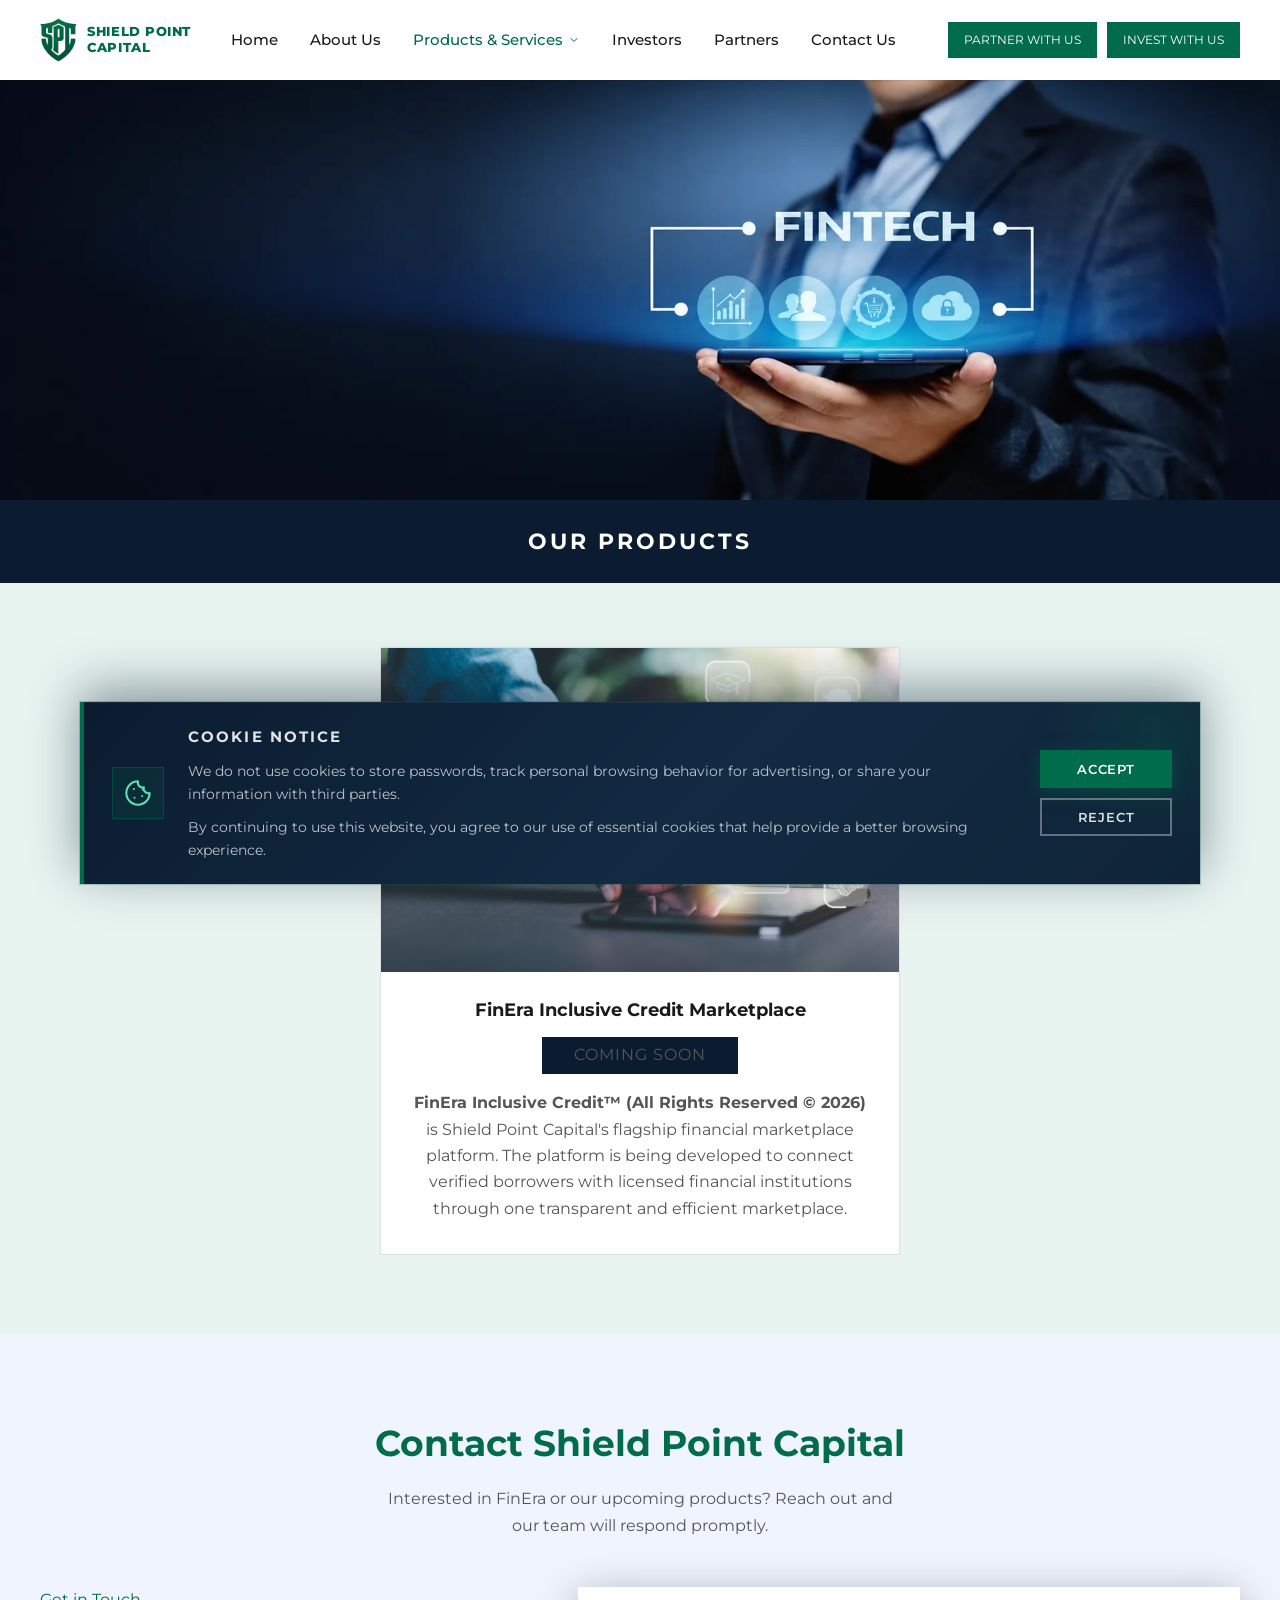
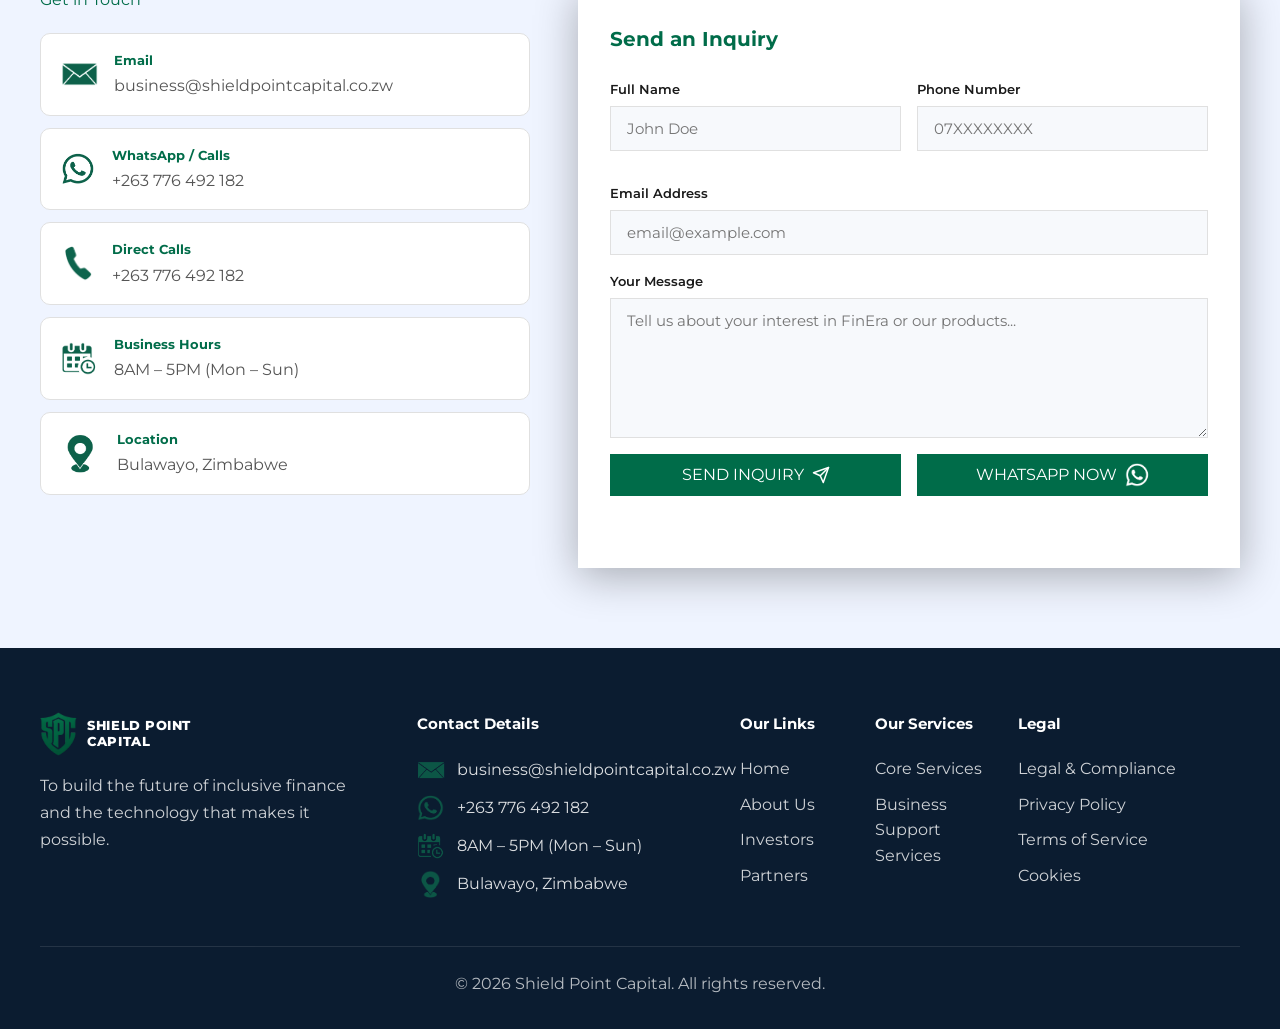
<file: products.html>
<!doctype html>
<html lang="en">
  <head>
    <meta charset="UTF-8" />
    <meta name="viewport" content="width=device-width, initial-scale=1.0" />
    <meta
      name="description"
      content="Shield Point Capital — FinEra Inclusive Credit Marketplace and financial products."
    />
    <title>Our Products — Shield Point Capital</title>
    <link rel="canonical" href="https://shieldpointcapital.co.zw/products.html" />
    <meta name="robots" content="index, follow" />
    <meta name="author" content="Shield Point Capital (Private) Limited" />
    <meta name="theme-color" content="#006c49" />
    <meta property="og:locale" content="en_ZW" />
    <meta property="og:type" content="website" />
    <meta property="og:site_name" content="Shield Point Capital" />
    <meta property="og:title" content="Our Products — Shield Point Capital" />
    <meta
      property="og:description"
      content="Explore FinEra Inclusive Credit Marketplace and financial products from Shield Point Capital."
    />
    <meta property="og:url" content="https://shieldpointcapital.co.zw/products.html" />
    <meta property="og:image" content="https://shieldpointcapital.co.zw/assets/social/og-image.png" />
    <meta property="og:image:width" content="1200" />
    <meta property="og:image:height" content="630" />
    <meta property="og:image:alt" content="Shield Point Capital — FinEra Inclusive Credit Marketplace" />
    <meta name="twitter:card" content="summary" />
    <meta name="twitter:title" content="Our Products — Shield Point Capital" />
    <meta
      name="twitter:description"
      content="FinEra Inclusive Credit Marketplace and financial products from Shield Point Capital."
    />
    <meta name="twitter:image" content="https://shieldpointcapital.co.zw/assets/social/og-image.png" />
    <link rel="icon" type="image/png" href="assets/main/spclogo.png" />
    <link rel="preconnect" href="https://fonts.googleapis.com" />
    <link rel="preconnect" href="https://fonts.gstatic.com" crossorigin />
    <link
      href="https://fonts.googleapis.com/css2?family=Inter:wght@400;500;600;700;800&family=Montserrat:wght@300;400;500;600;700;800&display=swap"
      rel="stylesheet"
    />
    <link rel="stylesheet" href="css/styles.css" />
    <link rel="stylesheet" href="css/services.css" />
  </head>
  <body class="page-services page-products">
    <header class="site-header">
      <div class="container header-inner">
        <a href="index.html" class="logo">
          <img loading="lazy" decoding="async" src="assets/main/spclogo.png" alt="Shield Point Capital logo" />
          <span class="logo-text">SHIELD POINT<br />CAPITAL</span>
        </a>
        <nav class="main-nav" id="mainNav">
          <a href="index.html">Home</a>
          <a href="index.html#about">About Us</a>
          <div class="nav-dropdown">
            <button
              type="button"
              class="nav-dropdown-toggle active"
              aria-expanded="false"
              aria-haspopup="true"
            >
              Products &amp; Services
              <svg
                class="nav-dropdown-chevron"
                width="12"
                height="12"
                viewBox="0 0 24 24"
                aria-hidden="true"
              >
                <path
                  d="M6 9l6 6 6-6"
                  fill="none"
                  stroke="currentColor"
                  stroke-width="2"
                  stroke-linecap="round"
                  stroke-linejoin="round"
                ></path>
              </svg>
            </button>
            <ul class="nav-dropdown-menu" role="menu">
              <li role="none">
                <a href="products.html" class="active" role="menuitem"
                  >Our Products</a
                >
              </li>
              <li role="none">
                <a href="loan-services.html" role="menuitem">Core Services</a>
              </li>
              <li role="none">
                <a href="services.html" role="menuitem"
                  >Business Support Services</a
                >
              </li>
            </ul>
          </div>
          <a href="investors.html">Investors</a>
          <a href="partners.html">Partners</a>
          <a href="#contact">Contact Us</a>
        </nav>
        <div class="header-actions">
          <a href="partners.html#apply" class="btn btn-green">Partner With Us</a>
          <a href="investors.html#request-info" class="btn btn-green"
            >Invest With Us</a
          >
        </div>
        <button
          class="nav-toggle"
          id="navToggle"
          aria-label="Toggle navigation"
        >
          <span></span>
          <span></span>
          <span></span>
        </button>
      </div>
    </header>

    <section class="services-hero">
      <img fetchpriority="high"
        src="assets/main/fintech.webp"
        alt="FinEra Inclusive Credit Marketplace"
      />
    </section>

    <div class="services-title-banner">
      <h2>OUR PRODUCTS</h2>
    </div>

    <section class="products-section products-page-section" id="products">
      <div class="container">
        <div class="products-grid products-grid--single">
          <article class="product-card">
            <div class="product-card-image">
              <img loading="lazy" decoding="async"
                src="assets/main/fin.jpeg"
                alt="FinEra Inclusive Credit Marketplace"
              />
            </div>
            <h4>FinEra Inclusive Credit Marketplace</h4>
            <p class="product-status">Coming Soon</p>
            <p>
              <strong
                >FinEra Inclusive Credit™ (All Rights Reserved © 2026)</strong
              >
              is Shield Point Capital's flagship financial marketplace platform.
              The platform is being developed to connect verified borrowers with
              licensed financial institutions through one transparent and
              efficient marketplace.
            </p>
          </article>
        </div>
      </div>
    </section>

    <section class="contact" id="contact">
      <div class="container">
        <div class="contact-header">
          <h2 class="contact-title">Contact Shield Point Capital</h2>
          <p class="contact-subtitle">
            Interested in FinEra or our upcoming products? Reach out and our
            team will respond promptly.
          </p>
        </div>
        <div class="contact-grid">
          <div class="contact-info">
            <p class="contact-info-heading">Get in Touch</p>
            <ul class="contact-info-list">
              <li class="contact-info-item">
                <img loading="lazy" decoding="async"
                  src="assets/main/912841506896fdf51b089d4922dc74c3 1.png"
                  alt="Email"
                  style="width: 37px; height: 37px; object-fit: contain"
                />
                <div>
                  <h4>Email</h4>
                  <p>business@shieldpointcapital.co.zw</p>
                </div>
              </li>
              <li class="contact-info-item">
                <img loading="lazy" decoding="async"
                  src="assets/main/45e235ee05ff4c3ee3d000b9532ef587 1.png"
                  alt="WhatsApp"
                  style="width: 35px; height: 35px; object-fit: contain"
                />
                <div>
                  <h4>WhatsApp / Calls</h4>
                  <p>+263 776 492 182</p>
                </div>
              </li>
              <li class="contact-info-item">
                <img loading="lazy" decoding="async"
                  src="assets/main/8a0f18aee763cdcc20522814d6528990 1.png"
                  alt="Phone"
                  style="width: 35px; height: 35px; object-fit: contain"
                />
                <div>
                  <h4>Direct Calls</h4>
                  <p>+263 776 492 182</p>
                </div>
              </li>
              <li class="contact-info-item">
                <img loading="lazy" decoding="async"
                  src="assets/main/7eaf2c45965894defed0c8ae2a4e2140 1.png"
                  alt="Business hours"
                  style="width: 37px; height: 37px; object-fit: contain"
                />
                <div>
                  <h4>Business Hours</h4>
                  <p>8AM – 5PM (Mon – Sun)</p>
                </div>
              </li>
              <li class="contact-info-item">
                <img loading="lazy" decoding="async"
                  src="assets/main/4edcb460a940ff726549077935f57168 1.png"
                  alt="Location"
                  style="width: 40px; height: 40px; object-fit: contain"
                />
                <div>
                  <h4>Location</h4>
                  <p>Bulawayo, Zimbabwe</p>
                </div>
              </li>
            </ul>
          </div>
          <div class="contact-form-wrap">
            <h3 class="form-heading">Send an Inquiry</h3>
            <form id="servicesContactForm" novalidate>
              <div class="form-row">
                <div class="form-group">
                  <label for="firstName">Full Name</label>
                  <input
                    type="text"
                    id="firstName"
                    name="firstName"
                    placeholder="John Doe"
                    required
                    autocomplete="name"
                  />
                </div>
                <div class="form-group">
                  <label for="phone">Phone Number</label>
                  <input
                    type="tel"
                    id="phone"
                    name="phone"
                    placeholder="07XXXXXXXX"
                    autocomplete="tel"
                  />
                </div>
              </div>
              <div class="form-group">
                <label for="email">Email Address</label>
                <input
                  type="email"
                  id="email"
                  name="email"
                  placeholder="email@example.com"
                  required
                  autocomplete="email"
                />
              </div>
              <div class="form-group">
                <label for="message">Your Message</label>
                <textarea
                  id="message"
                  name="message"
                  placeholder="Tell us about your interest in FinEra or our products..."
                  required
                ></textarea>
              </div>
              <div class="form-buttons">
                <button type="submit" class="btn btn-green">
                  Send Inquiry
                  <svg
                    viewBox="0 0 24 24"
                    fill="none"
                    stroke="currentColor"
                    stroke-width="2"
                    stroke-linecap="round"
                    stroke-linejoin="round"
                    aria-hidden="true"
                    style="width: 18px; height: 18px"
                  >
                    <line x1="22" y1="2" x2="11" y2="13"></line>
                    <polygon points="22 2 15 22 11 13 2 9 22 2"></polygon>
                  </svg>
                </button>
                <a
                  href="https://wa.me/263776492182"
                  target="_blank"
                  class="btn btn-green"
                >
                  WhatsApp Now
                  <img loading="lazy" decoding="async"
                    src="assets/main/45e235ee05ff4c3ee3d000b9532ef587 1.png"
                    alt=""
                    style="
                      width: 25px;
                      height: 25px;
                      object-fit: contain;
                      filter: brightness(0) invert(1);
                    "
                  />
                </a>
              </div>
              <p class="form-status" id="servicesFormStatus" role="status"></p>
            </form>
          </div>
        </div>
      </div>
    </section>

    <footer class="site-footer footer-services">
      <div class="container">
        <div class="footer-grid">
          <div class="footer-brand">
            <a href="index.html" class="logo">
              <img loading="lazy" decoding="async"
                src="assets/main/spclogo.png"
                alt="Shield Point Capital logo"
              />
              <span class="logo-text">SHIELD POINT<br />CAPITAL</span>
            </a>
            <p>
              To build the future of inclusive finance and the technology that
              makes it possible.
            </p>
          </div>
          <div class="footer-col">
            <h4>Contact Details</h4>
            <ul class="footer-contact-list">
              <li>
                <img loading="lazy" decoding="async"
                  src="assets/main/912841506896fdf51b089d4922dc74c3 1.png"
                  alt=""
                />
                <span>business@shieldpointcapital.co.zw</span>
              </li>
              <li>
                <img loading="lazy" decoding="async"
                  src="assets/main/45e235ee05ff4c3ee3d000b9532ef587 1.png"
                  alt=""
                />
                <span>+263 776 492 182</span>
              </li>
              <li>
                <img loading="lazy" decoding="async"
                  src="assets/main/7eaf2c45965894defed0c8ae2a4e2140 1.png"
                  alt=""
                />
                <span>8AM – 5PM (Mon – Sun)</span>
              </li>
              <li>
                <img loading="lazy" decoding="async"
                  src="assets/main/4edcb460a940ff726549077935f57168 1.png"
                  alt=""
                />
                <span>Bulawayo, Zimbabwe</span>
              </li>
            </ul>
          </div>
          <div class="footer-col footer-links-split">
            <div>
              <h4>Our Links</h4>
              <ul>
                <li><a href="index.html">Home</a></li>
                <li><a href="index.html#about">About Us</a></li>
                <li><a href="investors.html">Investors</a></li>
                <li><a href="partners.html">Partners</a></li>
              </ul>
            </div>
            <div>
              <h4>Our Services</h4>
              <ul>
                <li><a href="loan-services.html">Core Services</a></li>
                <li><a href="services.html">Business Support Services</a></li>
              </ul>
            </div>
          </div>
          <div class="footer-col">
            <h4>Legal</h4>
            <ul>
              <li><a href="#">Legal &amp; Compliance</a></li>
              <li><a href="privacy-policy.html">Privacy Policy</a></li>
              <li><a href="terms-of-service.html">Terms of Service</a></li>
              <li><a href="cookies.html">Cookies</a></li>
            </ul>
          </div>
        </div>
        <div class="footer-bottom">
          <p>&copy; 2026 Shield Point Capital. All rights reserved.</p>
        </div>
      </div>
    </footer>

    <script src="js/main.js"></script>
    <script src="js/services.js"></script>
  </body>
</html>
</file>
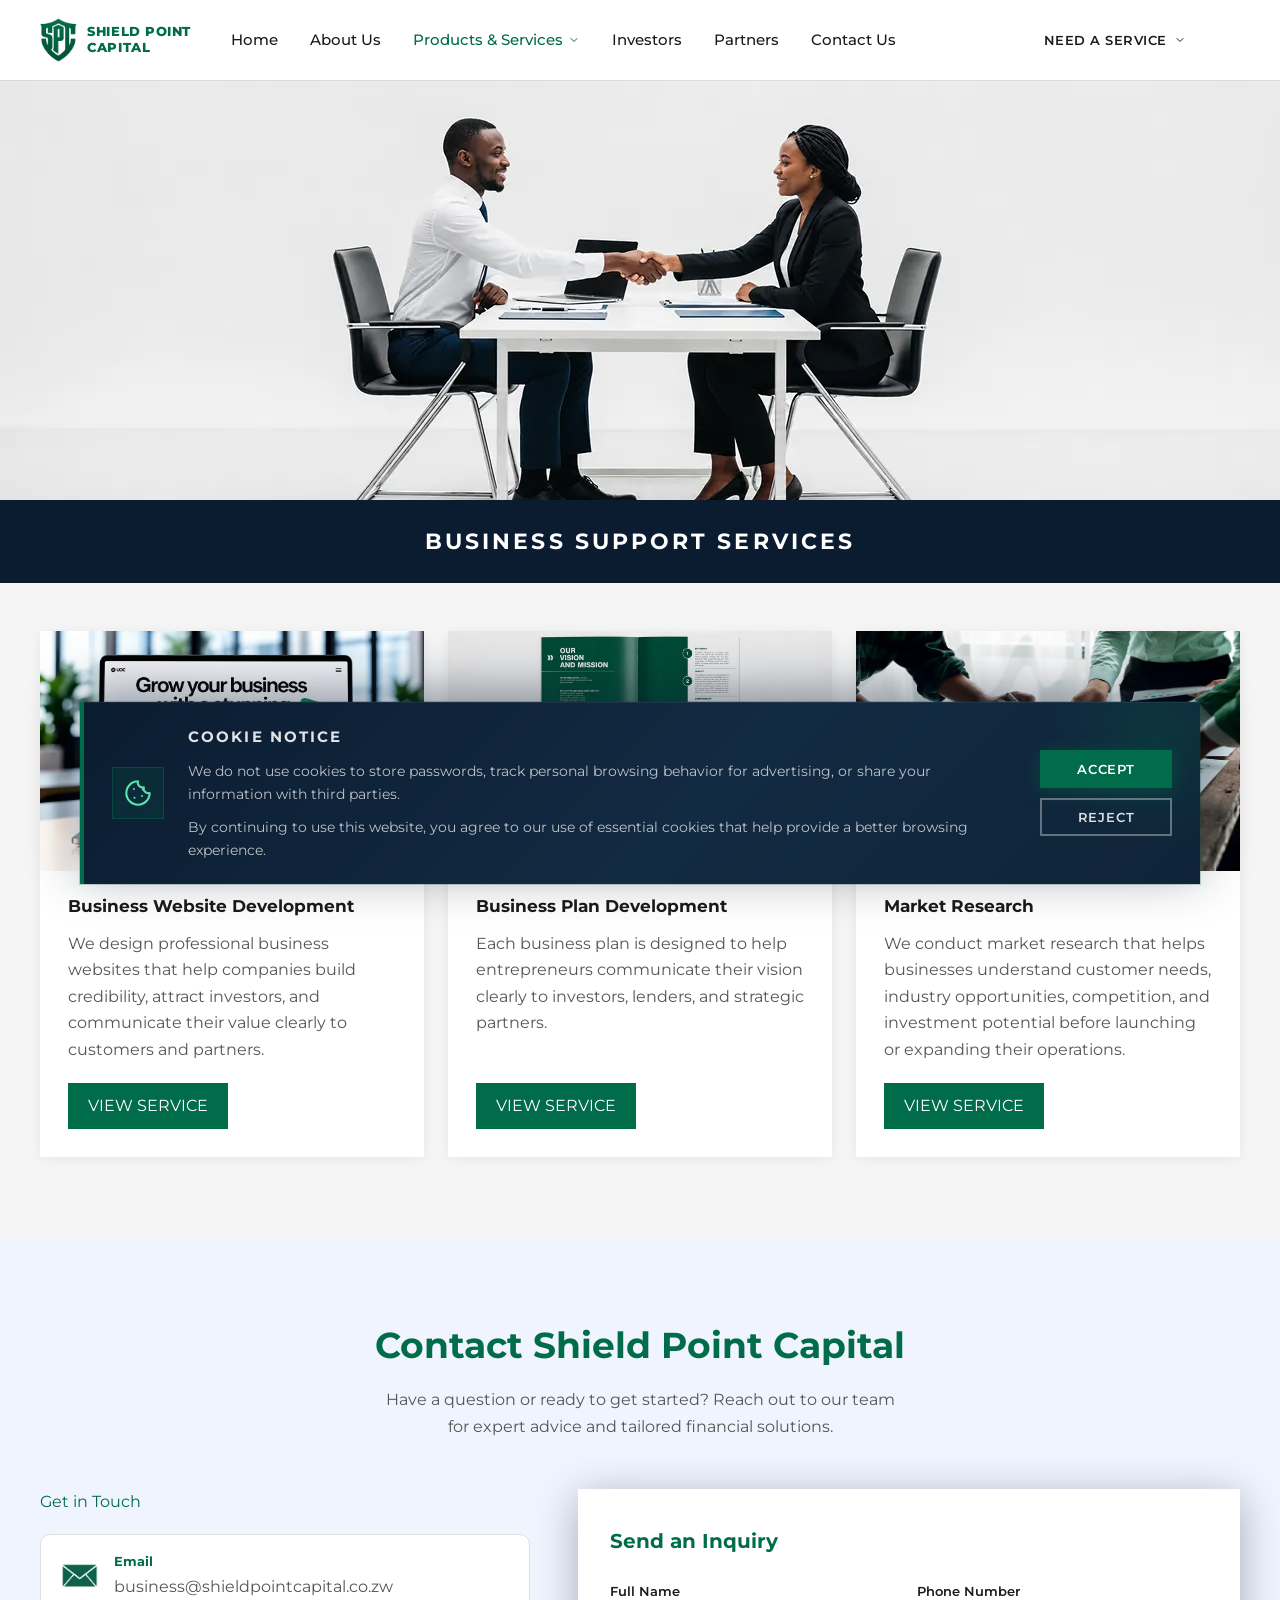
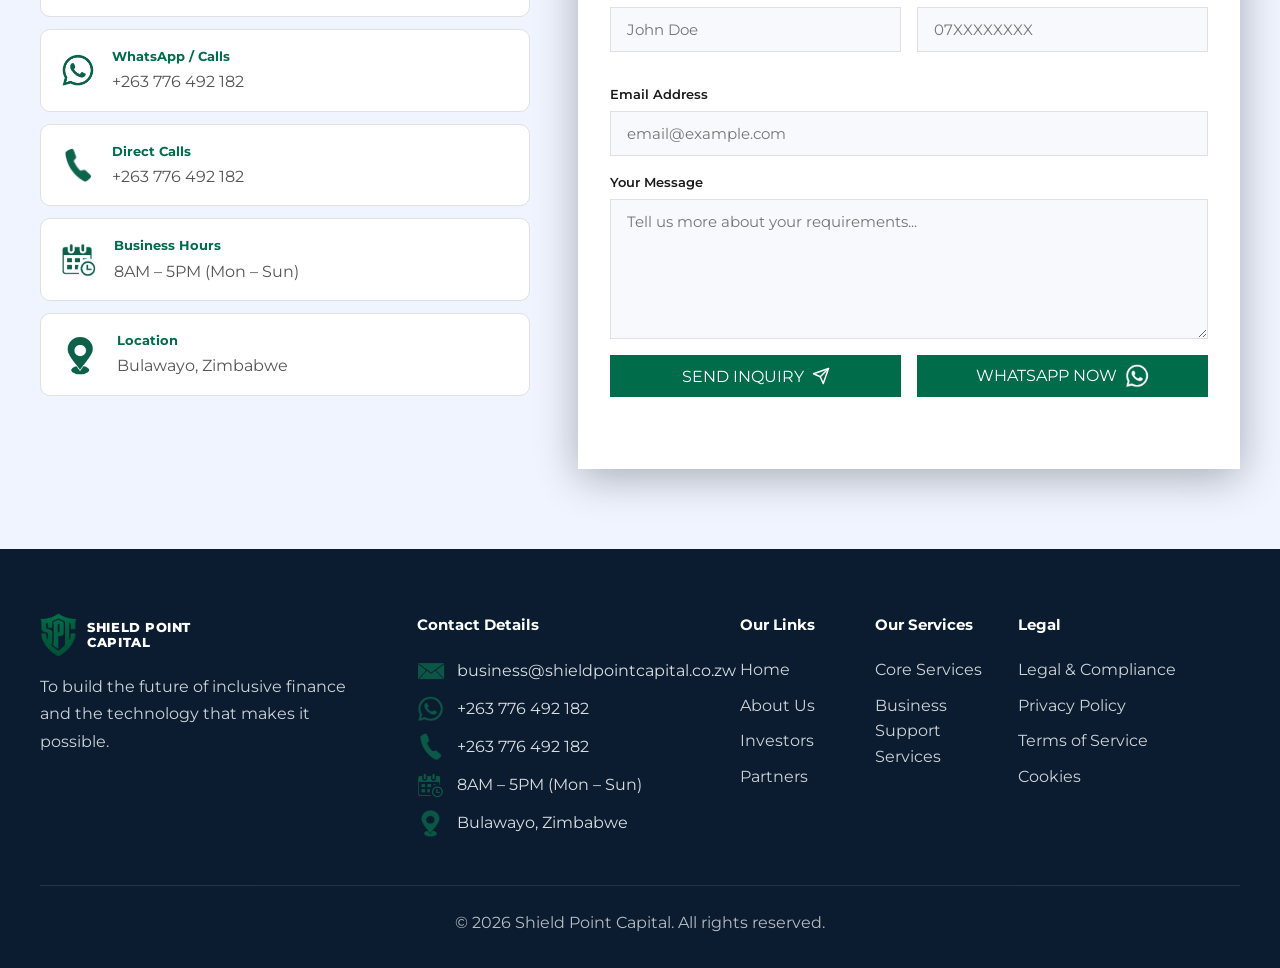
<file: services.html>
<!doctype html>
<html lang="en">
  <head>
    <meta charset="UTF-8" />
    <meta name="viewport" content="width=device-width, initial-scale=1.0" />
    <meta
      name="description"
      content="Shield Point Capital — Other services including web development, branding, business plans, and consulting."
    />
    <title>Business Support Services — Shield Point Capital</title>
    <link rel="canonical" href="https://shieldpointcapital.co.zw/services.html" />
    <meta name="robots" content="index, follow" />
    <meta name="author" content="Shield Point Capital (Private) Limited" />
    <meta name="theme-color" content="#006c49" />
    <meta property="og:locale" content="en_ZW" />
    <meta property="og:type" content="website" />
    <meta property="og:site_name" content="Shield Point Capital" />
    <meta property="og:title" content="Business Support Services — Shield Point Capital" />
    <meta
      property="og:description"
      content="Web development, branding, business plans, market research, and consulting from Shield Point Capital."
    />
    <meta property="og:url" content="https://shieldpointcapital.co.zw/services.html" />
    <meta property="og:image" content="https://shieldpointcapital.co.zw/assets/social/og-image.png" />
    <meta property="og:image:width" content="1200" />
    <meta property="og:image:height" content="630" />
    <meta property="og:image:alt" content="Shield Point Capital — FinEra Inclusive Credit Marketplace" />
    <meta name="twitter:card" content="summary" />
    <meta name="twitter:title" content="Business Support Services — Shield Point Capital" />
    <meta
      name="twitter:description"
      content="Business support services including web development, branding, and consulting in Zimbabwe."
    />
    <meta name="twitter:image" content="https://shieldpointcapital.co.zw/assets/social/og-image.png" />
    <link rel="icon" type="image/png" href="assets/main/spclogo.png" />
    <link rel="preconnect" href="https://fonts.googleapis.com" />
    <link rel="preconnect" href="https://fonts.gstatic.com" crossorigin />
    <link
      href="https://fonts.googleapis.com/css2?family=Inter:wght@400;500;600;700;800&family=Montserrat:wght@300;400;500;600;700;800&display=swap"
      rel="stylesheet"
    />
    <link rel="stylesheet" href="css/styles.css" />
    <link rel="stylesheet" href="css/services.css" />
  </head>
  <body class="page-services page-support-services">
    <!-- Header -->
    <header class="site-header">
      <div class="container header-inner">
        <a href="index.html" class="logo">
          <img loading="lazy" decoding="async" src="assets/main/spclogo.png" alt="Shield Point Capital logo" />
          <span class="logo-text">SHIELD POINT<br />CAPITAL</span>
        </a>
        <nav class="main-nav" id="mainNav">
          <a href="index.html">Home</a>
          <a href="index.html#about">About Us</a>
          <div class="nav-dropdown">
            <button
              type="button"
              class="nav-dropdown-toggle active"
              aria-expanded="false"
              aria-haspopup="true"
            >
              Products &amp; Services
              <svg
                class="nav-dropdown-chevron"
                width="12"
                height="12"
                viewBox="0 0 24 24"
                aria-hidden="true"
              >
                <path
                  d="M6 9l6 6 6-6"
                  fill="none"
                  stroke="currentColor"
                  stroke-width="2"
                  stroke-linecap="round"
                  stroke-linejoin="round"
                ></path>
              </svg>
            </button>
            <ul class="nav-dropdown-menu" role="menu">
              <li role="none">
                <a href="products.html" role="menuitem">Our Products</a>
              </li>
              <li role="none">
                <a href="loan-services.html" role="menuitem">Core Services</a>
              </li>
              <li role="none">
                <a href="services.html" class="active" role="menuitem"
                  >Business Support Services</a
                >
              </li>
            </ul>
          </div>
          <a href="investors.html">Investors</a>
          <a href="partners.html">Partners</a>
          <a href="#contact">Contact Us</a>
        </nav>
        <div class="nav-dropdown header-service-dropdown">
          <button
            type="button"
            class="btn btn-green nav-dropdown-toggle"
            aria-expanded="false"
            aria-haspopup="true"
          >
            Need a Service
            <svg
              class="nav-dropdown-chevron"
              width="12"
              height="12"
              viewBox="0 0 24 24"
              aria-hidden="true"
            >
              <path
                d="M6 9l6 6 6-6"
                fill="none"
                stroke="currentColor"
                stroke-width="2"
                stroke-linecap="round"
                stroke-linejoin="round"
              ></path>
            </svg>
          </button>
          <ul class="nav-dropdown-menu" role="menu">
            <li role="none">
              <a href="web-development.html" role="menuitem"
                >Business Website Development</a
              >
            </li>
            <li role="none">
              <a href="business-plans.html" role="menuitem"
                >Business Plan Development</a
              >
            </li>
            <li role="none">
              <a href="market-research.html" role="menuitem">Market Research</a>
            </li>
          </ul>
        </div>
        <button
          class="nav-toggle"
          id="navToggle"
          aria-label="Toggle navigation"
        >
          <span></span>
          <span></span>
          <span></span>
        </button>
      </div>
    </header>

    <!-- Hero -->
    <section class="services-hero">
      <img fetchpriority="high"
        src="assets/services/heropic.webp"
        alt="Business professionals shaking hands in a modern office"
      />
    </section>

    <!-- Title Banner -->
    <div class="services-title-banner">
      <h2>Business Support Services</h2>
    </div>

    <!-- Service Cards -->
    <section class="other-services" id="services">
      <div class="container">
        <div class="services-grid">
          <article class="service-card">
            <div class="service-card-image">
              <img loading="lazy" decoding="async"
                src="assets/services/ee09b715-7318-4227-b091-4c61dda1b3be 1.webp"
                alt="Custom website development on laptop"
              />
            </div>
            <div class="service-card-body">
              <h3>Business Website Development</h3>
              <p>
                We design professional business websites that help companies
                build credibility, attract investors, and communicate their
                value clearly to customers and partners.
              </p>
              <a href="web-development.html" class="btn btn-green"
                >View Service</a
              >
            </div>
          </article>
          <!-- <article class="service-card">
            <div class="service-card-image">
              <img loading="lazy" decoding="async"
                src="assets/services/edf747fc-edaf-4d32-8750-46f13ceaa006 1.webp"
                alt="Graphic and logo design services"
              />
            </div>
            <div class="service-card-body">
              <h3>
                Memorable Brand Identities &amp; Professional Corporate
                Stationery
              </h3>
              <p>
                Logo design, brand guidelines, and print collateral that make
                your business stand out with a cohesive visual identity.
              </p>
              <a href="branding.html" class="btn btn-green">View Service</a>
            </div>
          </article> -->
          <article class="service-card">
            <div class="service-card-image">
              <img loading="lazy" decoding="async"
                src="assets/services/78253021-5105-4199-93e3-b184ac39bf7f 1.webp"
                alt="Investor-ready business plan documents"
              />
            </div>
            <div class="service-card-body">
              <h3>Business Plan Development</h3>
              <p>
                Each business plan is designed to help entrepreneurs communicate
                their vision clearly to investors, lenders, and strategic
                partners.
              </p>
              <a href="business-plans.html" class="btn btn-green">View Service</a>
            </div>
          </article>
          <article class="service-card">
            <div class="service-card-image">
              <img loading="lazy" decoding="async"
                src="assets/services/fb3376fe-e0f4-4eb8-b5a0-b04323914ba6 1.webp"
                alt="Data-driven market research and analytics"
              />
            </div>
            <div class="service-card-body">
              <h3>Market Research</h3>
              <p>
                We conduct market research that helps businesses understand
                customer needs, industry opportunities, competition, and
                investment potential before launching or expanding their
                operations.
              </p>
              <a href="market-research.html" class="btn btn-green">View Service</a>
            </div>
          </article>
          <!-- <article class="service-card">
            <div class="service-card-image">
              <img loading="lazy" decoding="async"
                src="assets/services/c036e255-3cb8-43bb-8ce7-8a1f0195ef5c 1.png"
                alt="Strategic business consulting session"
              />
            </div>
            <div class="service-card-body">
              <h3>Strategic Business Consulting to Scale Your Operations</h3>
              <p>
                Expert advisory on growth strategy, operational efficiency, and
                financial structuring to take your business to the next level.
              </p>
              <a href="#contact" class="btn btn-green">View Service</a>
            </div>
          </article> -->
          <!-- <article class="service-card">
            <div class="service-card-image">
              <img loading="lazy" decoding="async"
                src="assets/services/2e3cae98-81e1-40f5-9a13-de0ae79c84e6 1.png"
                alt="Professional company profile brochures"
              />
            </div>
            <div class="service-card-body">
              <h3>
                Professional Company Profiles That Build Instant Authority
              </h3>
              <p>
                Polished company profiles and capability statements that
                establish credibility with investors, partners, and clients.
              </p>
              <a href="#contact" class="btn btn-green">View Service</a>
            </div>
          </article> -->
        </div>
      </div>
    </section>

    <!-- Contact -->
    <section class="contact" id="contact">
      <div class="container">
        <div class="contact-header">
          <h2 class="contact-title">Contact Shield Point Capital</h2>
          <p class="contact-subtitle">
            Have a question or ready to get started? Reach out to our team for
            expert advice and tailored financial solutions.
          </p>
        </div>
        <div class="contact-grid">
          <div class="contact-info">
            <p class="contact-info-heading">Get in Touch</p>
            <ul class="contact-info-list">
              <li class="contact-info-item">
                <img loading="lazy" decoding="async"
                  src="assets/main/912841506896fdf51b089d4922dc74c3 1.png"
                  alt="Email"
                  style="width: 37px; height: 37px; object-fit: contain"
                />
                <div>
                  <h4>Email</h4>
                  <p>business@shieldpointcapital.co.zw</p>
                </div>
              </li>
              <li class="contact-info-item">
                <img loading="lazy" decoding="async"
                  src="assets/main/45e235ee05ff4c3ee3d000b9532ef587 1.png"
                  alt="WhatsApp"
                  style="width: 35px; height: 35px; object-fit: contain"
                />
                <div>
                  <h4>WhatsApp / Calls</h4>
                  <p>+263 776 492 182</p>
                </div>
              </li>
              <li class="contact-info-item">
                <img loading="lazy" decoding="async"
                  src="assets/main/8a0f18aee763cdcc20522814d6528990 1.png"
                  alt="Phone"
                  style="width: 35px; height: 35px; object-fit: contain"
                />
                <div>
                  <h4>Direct Calls</h4>
                  <p>+263 776 492 182</p>
                </div>
              </li>
              <li class="contact-info-item">
                <img loading="lazy" decoding="async"
                  src="assets/main/7eaf2c45965894defed0c8ae2a4e2140 1.png"
                  alt="Business hours"
                  style="width: 37px; height: 37px; object-fit: contain"
                />
                <div>
                  <h4>Business Hours</h4>
                  <p>8AM – 5PM (Mon – Sun)</p>
                </div>
              </li>
              <li class="contact-info-item">
                <img loading="lazy" decoding="async"
                  src="assets/main/4edcb460a940ff726549077935f57168 1.png"
                  alt="Location"
                  style="width: 40px; height: 40px; object-fit: contain"
                />
                <div>
                  <h4>Location</h4>
                  <p>Bulawayo, Zimbabwe</p>
                </div>
              </li>
            </ul>
          </div>
          <div class="contact-form-wrap">
            <h3 class="form-heading">Send an Inquiry</h3>
            <form id="servicesContactForm" novalidate>
              <div class="form-row">
                <div class="form-group">
                  <label for="firstName">Full Name</label>
                  <input
                    type="text"
                    id="firstName"
                    name="firstName"
                    placeholder="John Doe"
                    required
                    autocomplete="name"
                  />
                </div>
                <div class="form-group">
                  <label for="phone">Phone Number</label>
                  <input
                    type="tel"
                    id="phone"
                    name="phone"
                    placeholder="07XXXXXXXX"
                    autocomplete="tel"
                  />
                </div>
              </div>
              <div class="form-group">
                <label for="email">Email Address</label>
                <input
                  type="email"
                  id="email"
                  name="email"
                  placeholder="email@example.com"
                  required
                  autocomplete="email"
                />
              </div>
              <div class="form-group">
                <label for="message">Your Message</label>
                <textarea
                  id="message"
                  name="message"
                  placeholder="Tell us more about your requirements..."
                  required
                ></textarea>
              </div>
              <div class="form-buttons">
                <button type="submit" class="btn btn-green">
                  Send Inquiry
                  <svg
                    viewBox="0 0 24 24"
                    fill="none"
                    stroke="currentColor"
                    stroke-width="2"
                    stroke-linecap="round"
                    stroke-linejoin="round"
                    aria-hidden="true"
                    style="width: 18px; height: 18px"
                  >
                    <line x1="22" y1="2" x2="11" y2="13"></line>
                    <polygon points="22 2 15 22 11 13 2 9 22 2"></polygon>
                  </svg>
                </button>
                <a
                  href="https://wa.me/263776492182"
                  target="_blank"
                  class="btn btn-green"
                >
                  WhatsApp Now
                  <img loading="lazy" decoding="async"
                    src="assets/main/45e235ee05ff4c3ee3d000b9532ef587 1.png"
                    alt=""
                    style="
                      width: 25px;
                      height: 25px;
                      object-fit: contain;
                      filter: brightness(0) invert(1);
                    "
                  />
                </a>
              </div>
              <p class="form-status" id="servicesFormStatus" role="status"></p>
            </form>
          </div>
        </div>
      </div>
    </section>

    <!-- Footer -->
    <footer class="site-footer footer-services">
      <div class="container">
        <div class="footer-grid">
          <div class="footer-brand">
            <a href="index.html" class="logo">
              <img loading="lazy" decoding="async"
                src="assets/main/spclogo.png"
                alt="Shield Point Capital logo"
              />
              <span class="logo-text">SHIELD POINT<br />CAPITAL</span>
            </a>
            <p>
              To build the future of inclusive finance and the technology that
              makes it possible.
            </p>
          </div>
          <div class="footer-col">
            <h4>Contact Details</h4>
            <ul class="footer-contact-list">
              <li>
                <img loading="lazy" decoding="async"
                  src="assets/main/912841506896fdf51b089d4922dc74c3 1.png"
                  alt=""
                />
                <span>business@shieldpointcapital.co.zw</span>
              </li>
              <li>
                <img loading="lazy" decoding="async"
                  src="assets/main/45e235ee05ff4c3ee3d000b9532ef587 1.png"
                  alt=""
                />
                <span>+263 776 492 182</span>
              </li>
              <li>
                <img loading="lazy" decoding="async"
                  src="assets/main/8a0f18aee763cdcc20522814d6528990 1.png"
                  alt=""
                />
                <span>+263 776 492 182</span>
              </li>
              <li>
                <img loading="lazy" decoding="async"
                  src="assets/main/7eaf2c45965894defed0c8ae2a4e2140 1.png"
                  alt=""
                />
                <span>8AM – 5PM (Mon – Sun)</span>
              </li>
              <li>
                <img loading="lazy" decoding="async"
                  src="assets/main/4edcb460a940ff726549077935f57168 1.png"
                  alt=""
                />
                <span>Bulawayo, Zimbabwe</span>
              </li>
            </ul>
          </div>
          <div class="footer-col footer-links-split">
            <div>
              <h4>Our Links</h4>
              <ul>
                <li><a href="index.html">Home</a></li>
                <li><a href="index.html#about">About Us</a></li>
                <li><a href="investors.html">Investors</a></li>
                <li><a href="partners.html">Partners</a></li>
              </ul>
            </div>
            <div>
              <h4>Our Services</h4>
              <ul>
                <li><a href="loan-services.html">Core Services</a></li>
                <li><a href="services.html">Business Support Services</a></li>
              </ul>
            </div>
          </div>
          <div class="footer-col">
            <h4>Legal</h4>
            <ul>
              <li><a href="#">Legal &amp; Compliance</a></li>
              <li><a href="privacy-policy.html">Privacy Policy</a></li>
              <li><a href="terms-of-service.html">Terms of Service</a></li>
              <li><a href="cookies.html">Cookies</a></li>
            </ul>
          </div>
        </div>
        <div class="footer-bottom">
          <p>&copy; 2026 Shield Point Capital. All rights reserved.</p>
        </div>
      </div>
    </footer>

    <script src="js/main.js"></script>
    <script src="js/services.js"></script>
  </body>
</html>
</file>
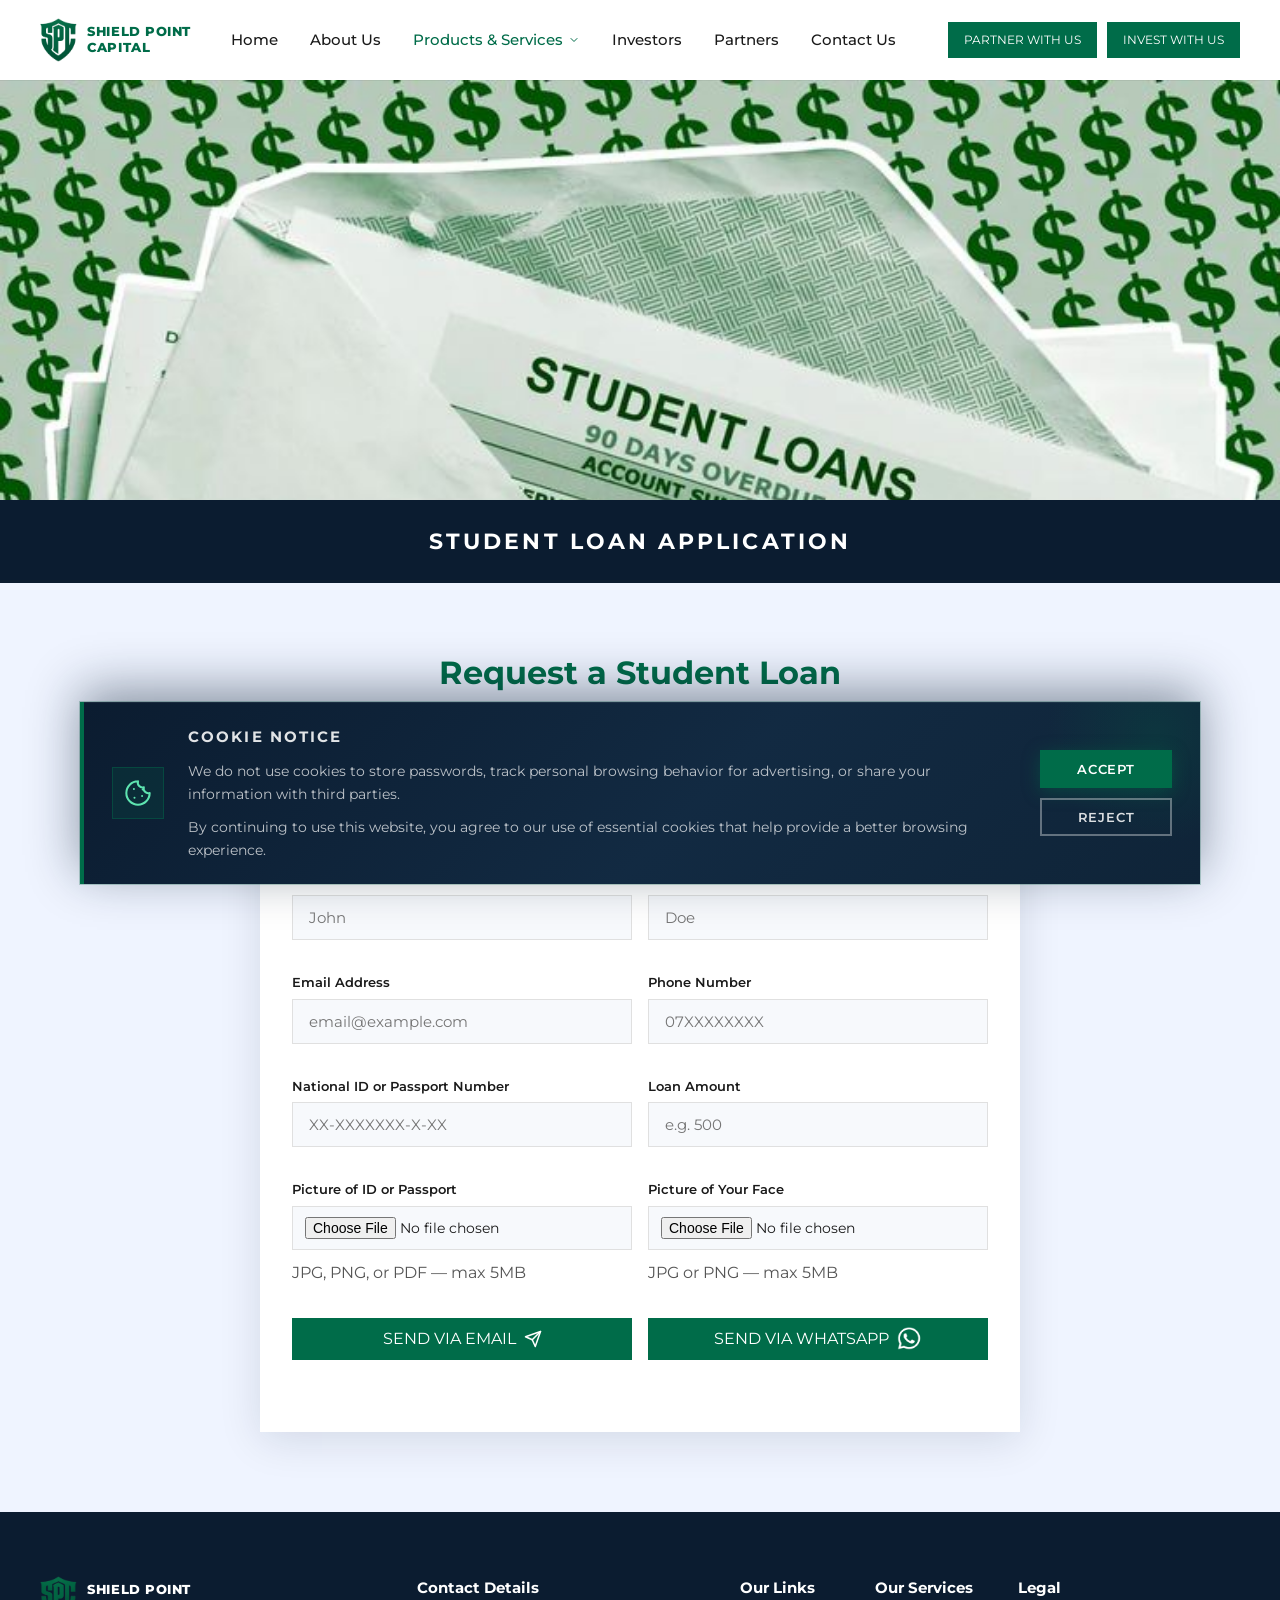
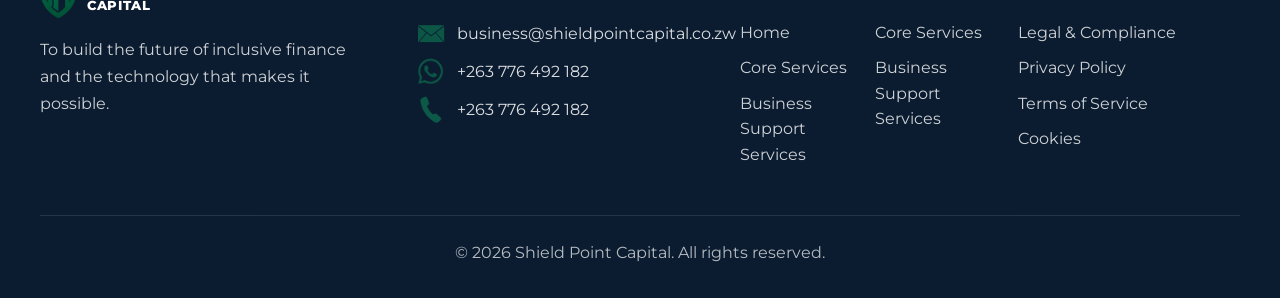
<file: student-loan.html>
<!doctype html>
<html lang="en">
  <head>
    <meta charset="UTF-8" />
    <meta name="viewport" content="width=device-width, initial-scale=1.0" />
    <meta
      name="description"
      content="Apply for a student loan with Shield Point Capital — submit your loan request online."
    />
    <title>Student Loan Application — Shield Point Capital</title>
    <link rel="canonical" href="https://shieldpointcapital.co.zw/student-loan.html" />
    <meta name="robots" content="index, follow" />
    <meta name="author" content="Shield Point Capital (Private) Limited" />
    <meta name="theme-color" content="#006c49" />
    <meta property="og:locale" content="en_ZW" />
    <meta property="og:type" content="website" />
    <meta property="og:site_name" content="Shield Point Capital" />
    <meta property="og:title" content="Student Loan Application — Shield Point Capital" />
    <meta
      property="og:description"
      content="Apply for a student loan with Shield Point Capital — submit your loan request online."
    />
    <meta property="og:url" content="https://shieldpointcapital.co.zw/student-loan.html" />
    <meta property="og:image" content="https://shieldpointcapital.co.zw/assets/social/og-image.png" />
    <meta property="og:image:width" content="1200" />
    <meta property="og:image:height" content="630" />
    <meta property="og:image:alt" content="Shield Point Capital — FinEra Inclusive Credit Marketplace" />
    <meta name="twitter:card" content="summary" />
    <meta name="twitter:title" content="Student Loan Application — Shield Point Capital" />
    <meta
      name="twitter:description"
      content="Apply for a student loan online with Shield Point Capital."
    />
    <meta name="twitter:image" content="https://shieldpointcapital.co.zw/assets/social/og-image.png" />
    <link rel="icon" type="image/png" href="assets/main/spclogo.png" />
    <link rel="preconnect" href="https://fonts.googleapis.com" />
    <link rel="preconnect" href="https://fonts.gstatic.com" crossorigin />
    <link
      href="https://fonts.googleapis.com/css2?family=Inter:wght@400;500;600;700;800&family=Montserrat:wght@300;400;500;600;700;800&display=swap"
      rel="stylesheet"
    />
    <link rel="stylesheet" href="css/styles.css" />
    <link rel="stylesheet" href="css/services.css" />
  </head>
  <body class="page-services page-student-loan">
    <header class="site-header">
      <div class="container header-inner">
        <a href="index.html" class="logo">
          <img loading="lazy" decoding="async" src="assets/main/spclogo.png" alt="Shield Point Capital logo" />
          <span class="logo-text">SHIELD POINT<br />CAPITAL</span>
        </a>
        <nav class="main-nav" id="mainNav">
          <a href="index.html">Home</a>
          <a href="index.html#about">About Us</a>
          <div class="nav-dropdown">
            <button
              type="button"
              class="nav-dropdown-toggle active"
              aria-expanded="false"
              aria-haspopup="true"
            >
              Products &amp; Services
              <svg
                class="nav-dropdown-chevron"
                width="12"
                height="12"
                viewBox="0 0 24 24"
                aria-hidden="true"
              >
                <path
                  d="M6 9l6 6 6-6"
                  fill="none"
                  stroke="currentColor"
                  stroke-width="2"
                  stroke-linecap="round"
                  stroke-linejoin="round"
                ></path>
              </svg>
            </button>
            <ul class="nav-dropdown-menu" role="menu">
              <li role="none">
                <a href="products.html" role="menuitem">Our Products</a>
              </li>
              <li role="none">
                <a href="loan-services.html" class="active" role="menuitem"
                  >Core Services</a
                >
              </li>
              <li role="none">
                <a href="services.html" role="menuitem"
                  >Business Support Services</a
                >
              </li>
            </ul>
          </div>
          <a href="investors.html">Investors</a>
          <a href="partners.html">Partners</a>
          <a href="index.html#contact">Contact Us</a>
        </nav>
        <div class="header-actions">
          <a href="partners.html#apply" class="btn btn-green">Partner With Us</a>
          <a href="investors.html#request-info" class="btn btn-green"
            >Invest With Us</a
          >
        </div>
        <button
          class="nav-toggle"
          id="navToggle"
          aria-label="Toggle navigation"
        >
          <span></span>
          <span></span>
          <span></span>
        </button>
      </div>
    </header>

    <section class="services-hero">
      <img fetchpriority="high"
        src="assets/main/student.jpeg"
        alt="Student loan application"
      />
    </section>

    <div class="services-title-banner">
      <h2>STUDENT LOAN APPLICATION</h2>
    </div>

    <section class="loan-request-section">
      <div class="container loan-request-container">
        <div class="loan-request-intro">
          <h2>Request a Student Loan</h2>
          <p>
            Complete the form below to apply for student financing. Please
            ensure your ID and face photos are clear and readable before
            submitting.
          </p>
        </div>

        <form id="studentLoanForm" class="loan-request-form" novalidate>
          <div class="form-row">
            <div class="form-group">
              <label for="firstName">First Name</label>
              <input
                type="text"
                id="firstName"
                name="firstName"
                placeholder="John"
                required
                autocomplete="given-name"
              />
            </div>
            <div class="form-group">
              <label for="lastName">Last Name</label>
              <input
                type="text"
                id="lastName"
                name="lastName"
                placeholder="Doe"
                required
                autocomplete="family-name"
              />
            </div>
          </div>

          <div class="form-row">
            <div class="form-group">
              <label for="email">Email Address</label>
              <input
                type="email"
                id="email"
                name="email"
                placeholder="email@example.com"
                required
                autocomplete="email"
              />
            </div>
            <div class="form-group">
              <label for="phone">Phone Number</label>
              <input
                type="tel"
                id="phone"
                name="phone"
                placeholder="07XXXXXXXX"
                autocomplete="tel"
              />
            </div>
          </div>

          <div class="form-row">
            <div class="form-group">
              <label for="idNumber">National ID or Passport Number</label>
              <input
                type="text"
                id="idNumber"
                name="idNumber"
                placeholder="XX-XXXXXXX-X-XX"
                required
              />
            </div>
            <div class="form-group">
              <label for="loanAmount">Loan Amount</label>
              <input
                type="number"
                id="loanAmount"
                name="loanAmount"
                placeholder="e.g. 500"
                min="1"
                step="0.01"
                required
              />
            </div>
          </div>

          <div class="form-row">
            <div class="form-group">
              <label for="idPhoto">Picture of ID or Passport</label>
              <input
                type="file"
                id="idPhoto"
                name="idPhoto"
                accept="image/*,.pdf"
                required
              />
              <span class="form-hint">JPG, PNG, or PDF — max 5MB</span>
            </div>
            <div class="form-group">
              <label for="facePhoto">Picture of Your Face</label>
              <input
                type="file"
                id="facePhoto"
                name="facePhoto"
                accept="image/*"
                required
              />
              <span class="form-hint">JPG or PNG — max 5MB</span>
            </div>
          </div>

          <div class="form-buttons loan-form-buttons">
            <button type="button" class="btn btn-green" id="sendEmailBtn">
              Send via Email
              <svg
                viewBox="0 0 24 24"
                fill="none"
                stroke="currentColor"
                stroke-width="2"
                stroke-linecap="round"
                stroke-linejoin="round"
                aria-hidden="true"
                style="width: 18px; height: 18px"
              >
                <line x1="22" y1="2" x2="11" y2="13"></line>
                <polygon points="22 2 15 22 11 13 2 9 22 2"></polygon>
              </svg>
            </button>
            <button type="button" class="btn btn-green" id="sendWhatsAppBtn">
              Send via WhatsApp
              <img loading="lazy" decoding="async"
                src="assets/main/45e235ee05ff4c3ee3d000b9532ef587 1.png"
                alt=""
                style="
                  width: 25px;
                  height: 25px;
                  object-fit: contain;
                  filter: brightness(0) invert(1);
                "
              />
            </button>
          </div>
          <p class="form-status" id="loanFormStatus" role="status"></p>
        </form>
      </div>
    </section>

    <footer class="site-footer footer-services">
      <div class="container">
        <div class="footer-grid">
          <div class="footer-brand">
            <a href="index.html" class="logo">
              <img loading="lazy" decoding="async" src="assets/main/spclogo.png" alt="Shield Point Capital logo" />
              <span class="logo-text">SHIELD POINT<br />CAPITAL</span>
            </a>
            <p>
              To build the future of inclusive finance and the technology that
              makes it possible.
            </p>
          </div>
          <div class="footer-col">
            <h4>Contact Details</h4>
            <ul class="footer-contact-list">
              <li>
                <img loading="lazy" decoding="async" src="assets/main/912841506896fdf51b089d4922dc74c3 1.png" alt="" />
                <span>business@shieldpointcapital.co.zw</span>
              </li>
              <li>
                <img loading="lazy" decoding="async" src="assets/main/45e235ee05ff4c3ee3d000b9532ef587 1.png" alt="" />
                <span>+263 776 492 182</span>
              </li>
              <li>
                <img loading="lazy" decoding="async" src="assets/main/8a0f18aee763cdcc20522814d6528990 1.png" alt="" />
                <span>+263 776 492 182</span>
              </li>
            </ul>
          </div>
          <div class="footer-col footer-links-split">
            <div>
              <h4>Our Links</h4>
              <ul>
                <li><a href="index.html">Home</a></li>
                <li><a href="loan-services.html">Core Services</a></li>
                <li><a href="services.html">Business Support Services</a></li>
              </ul>
            </div>
            <div>
              <h4>Our Services</h4>
              <ul>
                <li><a href="loan-services.html">Core Services</a></li>
                <li><a href="services.html">Business Support Services</a></li>
              </ul>
            </div>
          </div>
          <div class="footer-col">
            <h4>Legal</h4>
            <ul>
              <li><a href="#">Legal &amp; Compliance</a></li>
              <li><a href="privacy-policy.html">Privacy Policy</a></li>
              <li><a href="terms-of-service.html">Terms of Service</a></li>
              <li><a href="cookies.html">Cookies</a></li>
            </ul>
          </div>
        </div>
        <div class="footer-bottom">
          <p>&copy; 2026 Shield Point Capital. All rights reserved.</p>
        </div>
      </div>
    </footer>

    <script src="js/main.js"></script>
    <script src="js/student-loan.js"></script>
  </body>
</html>
</file>
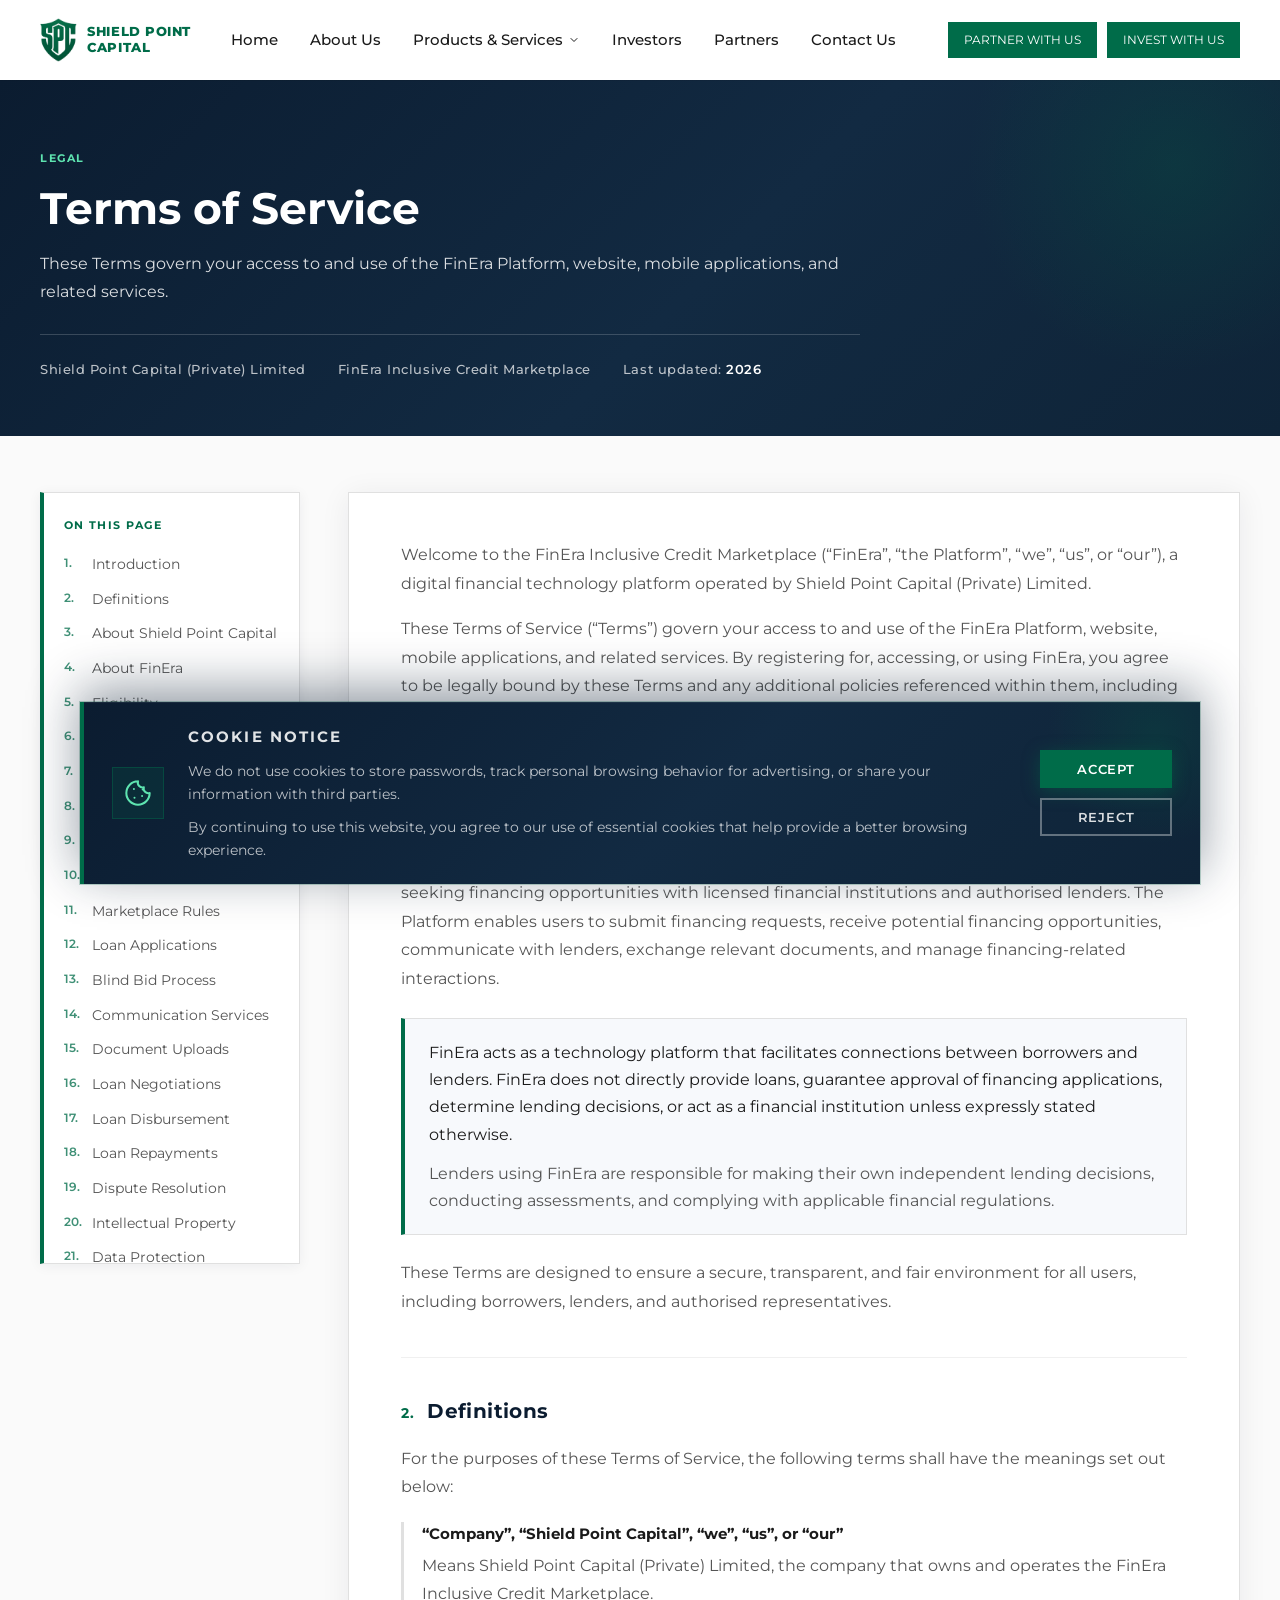
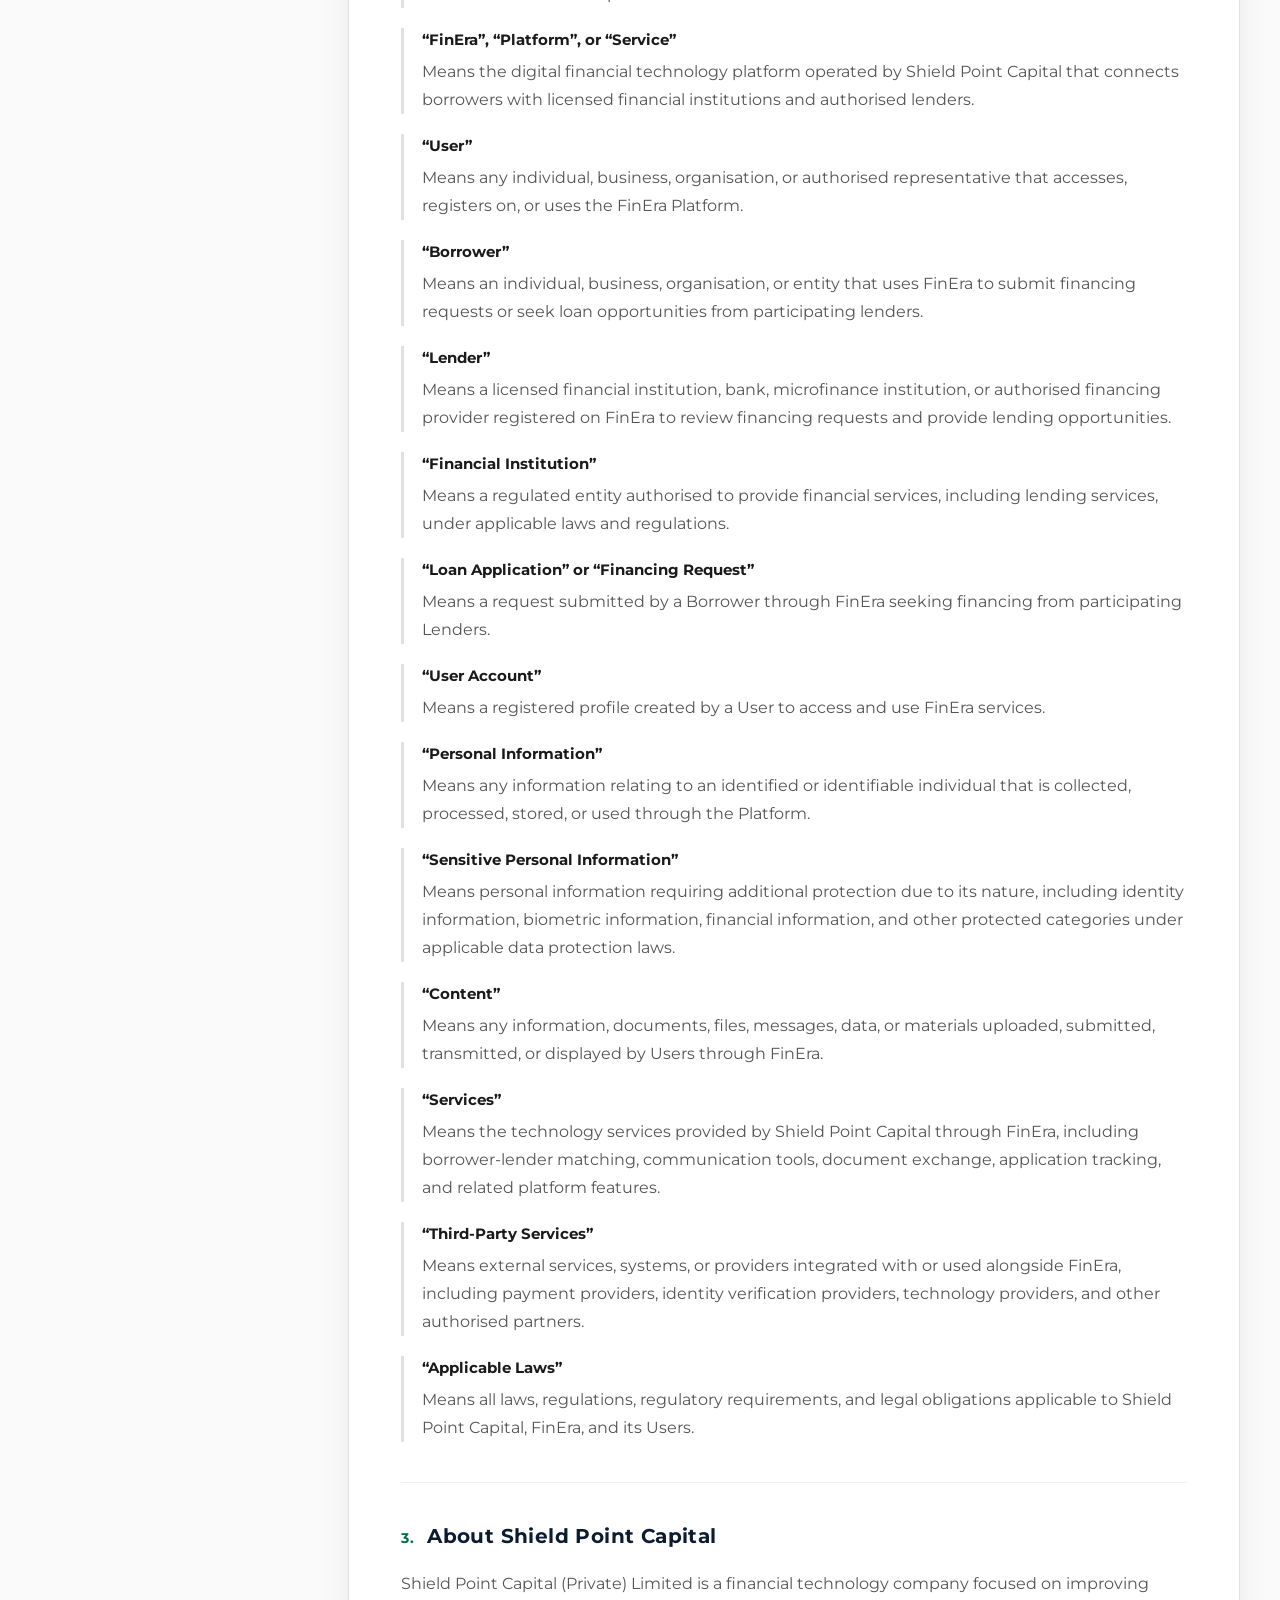
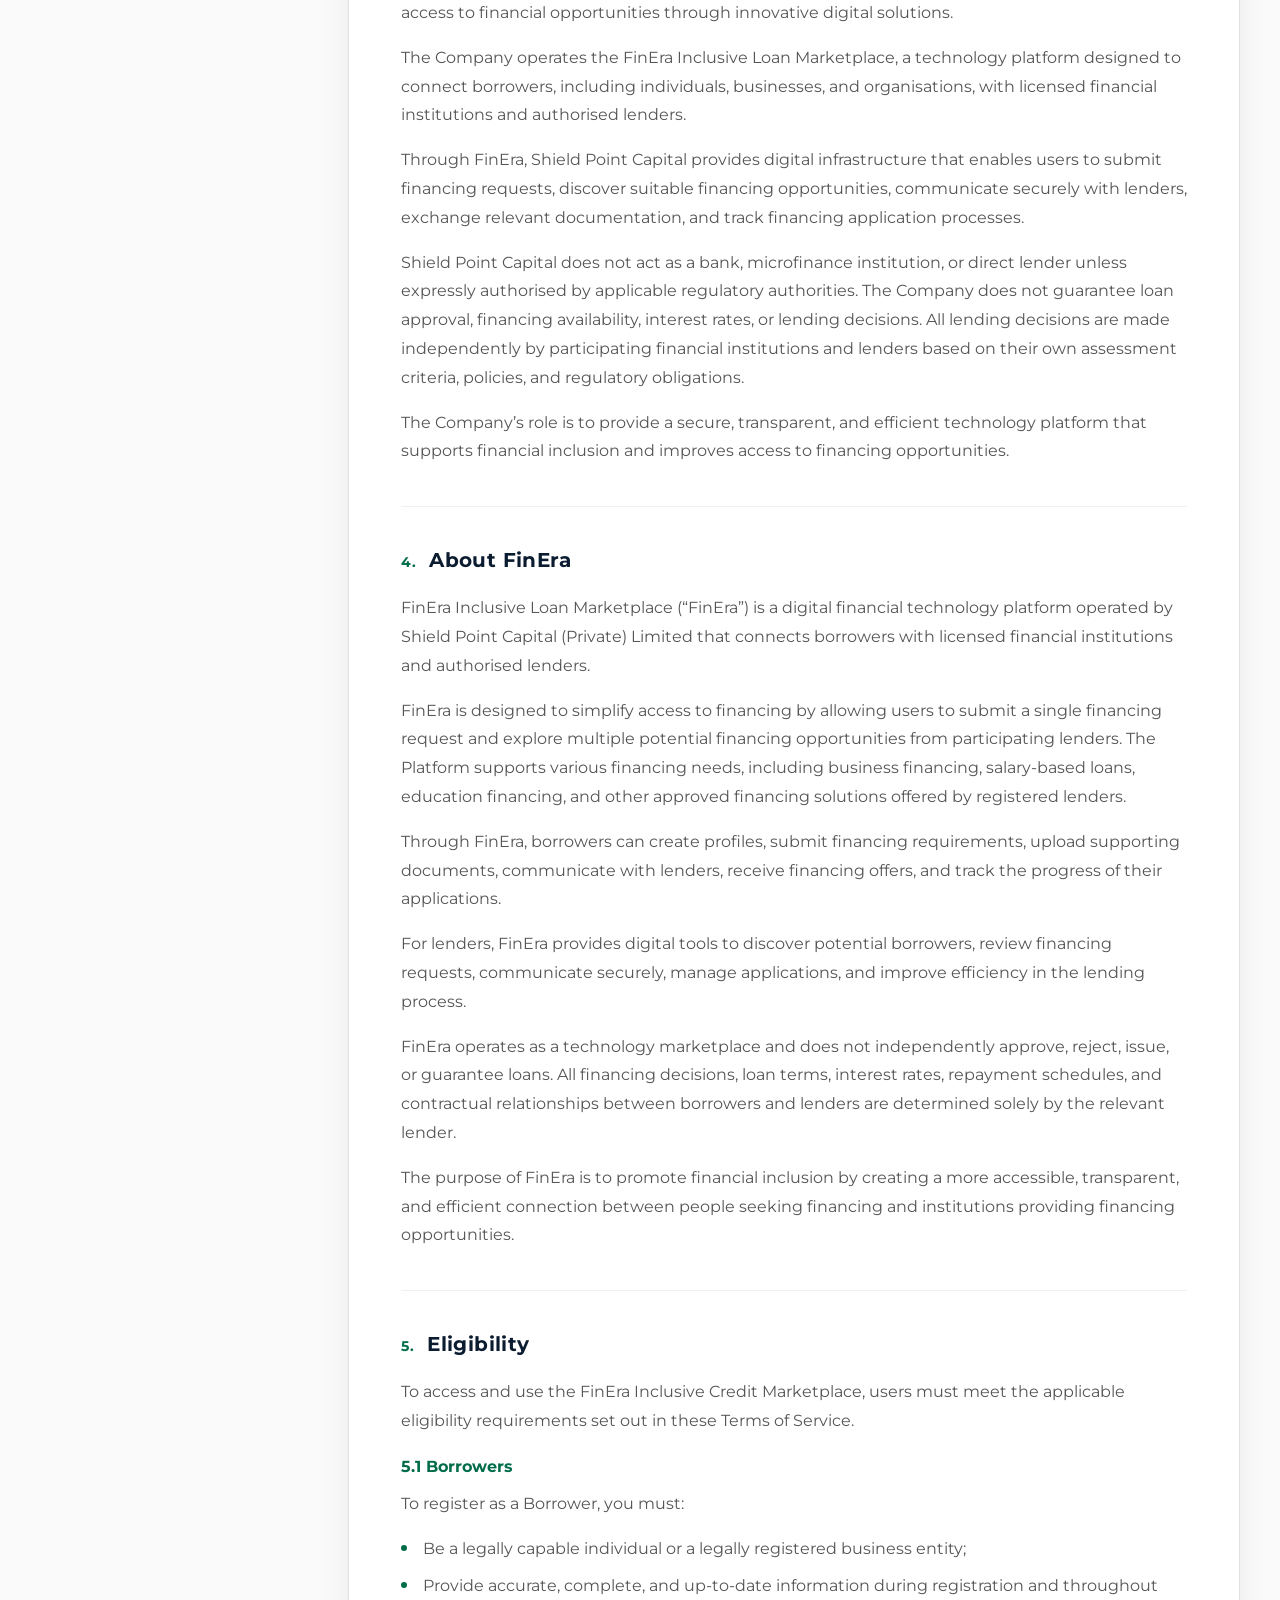
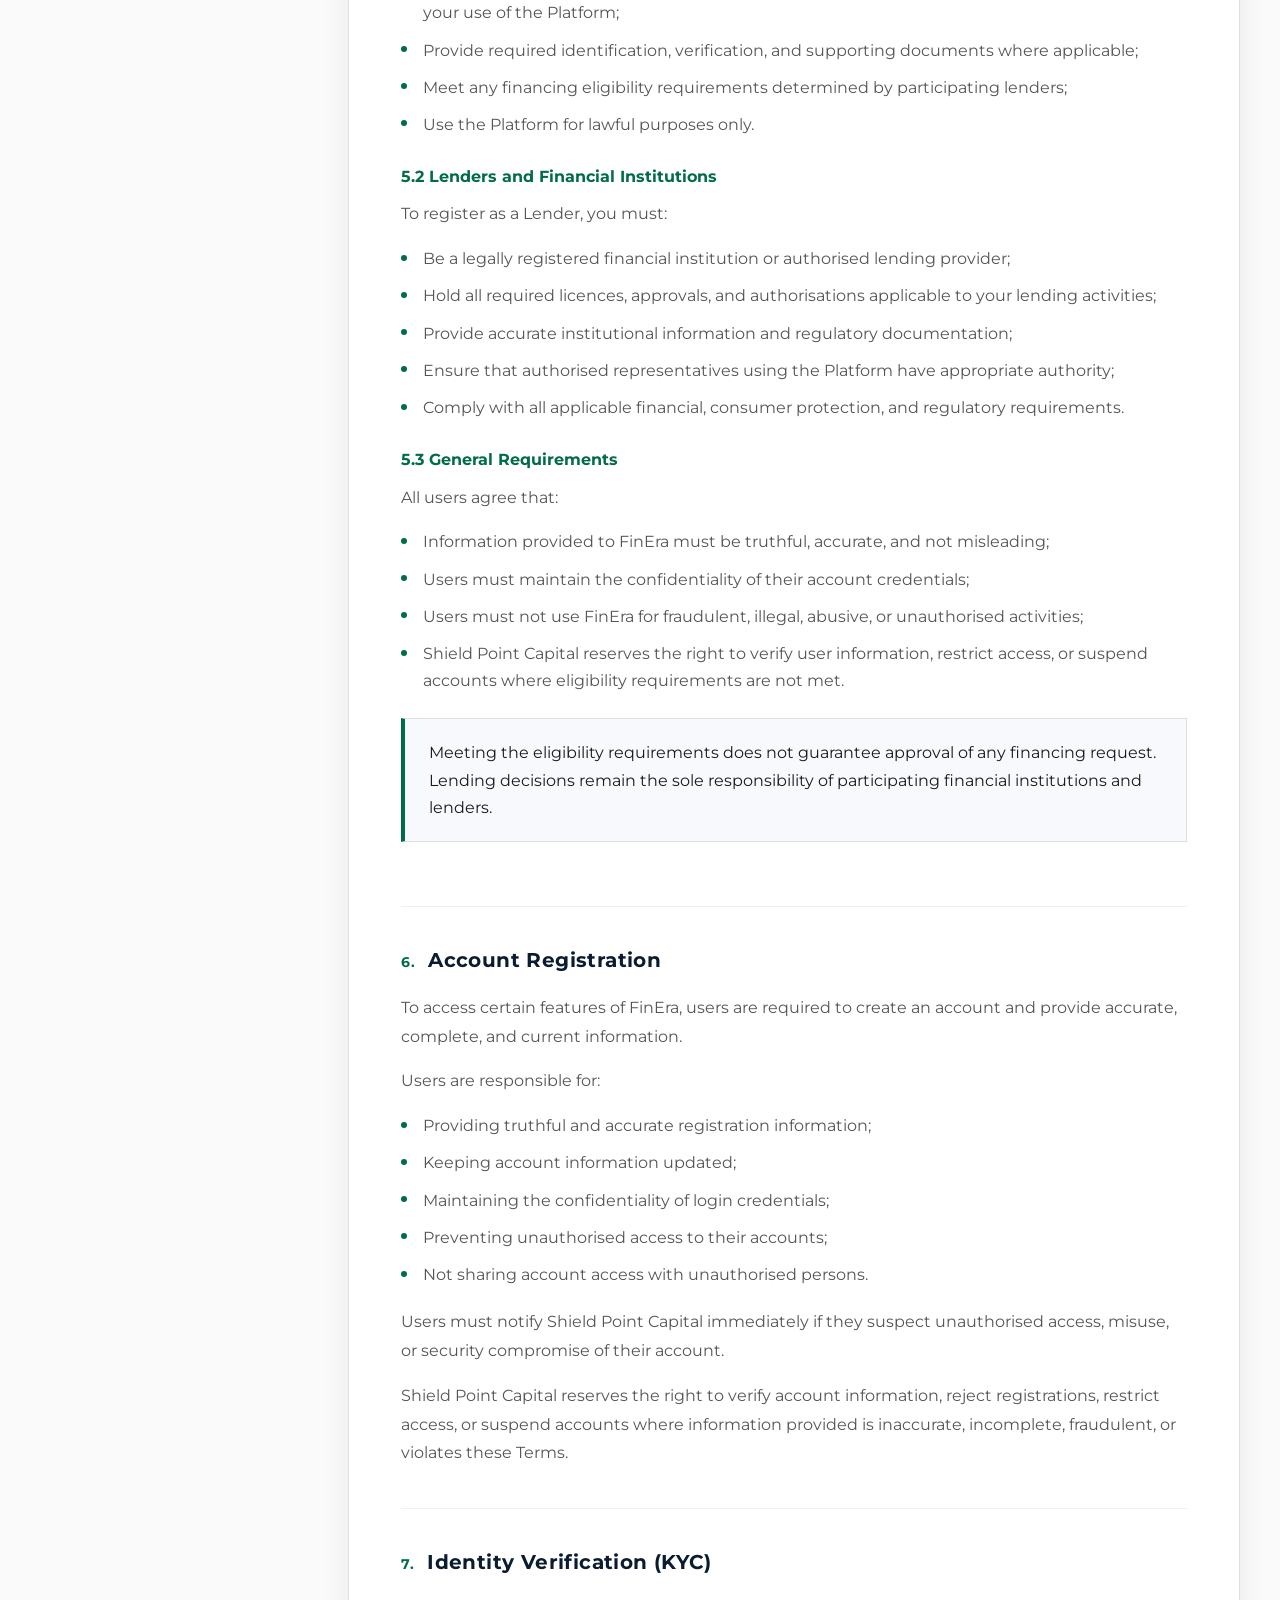
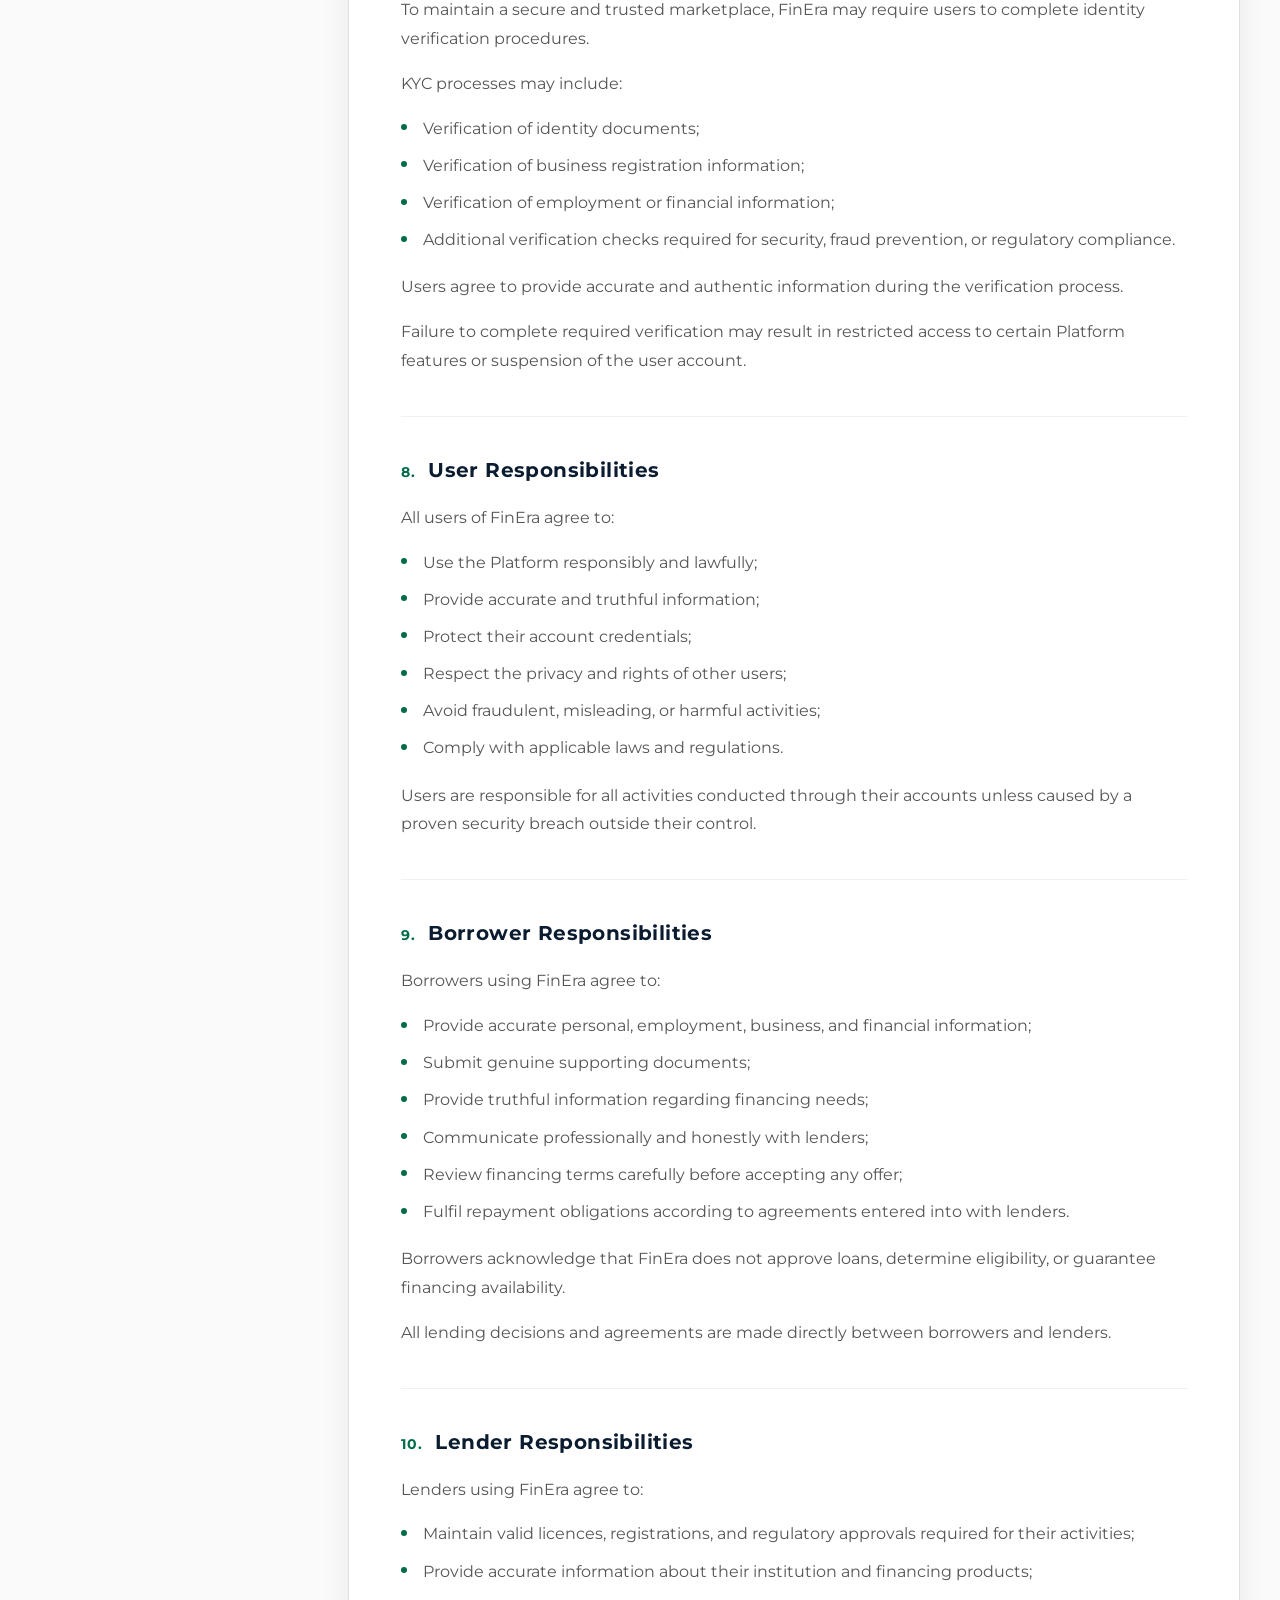
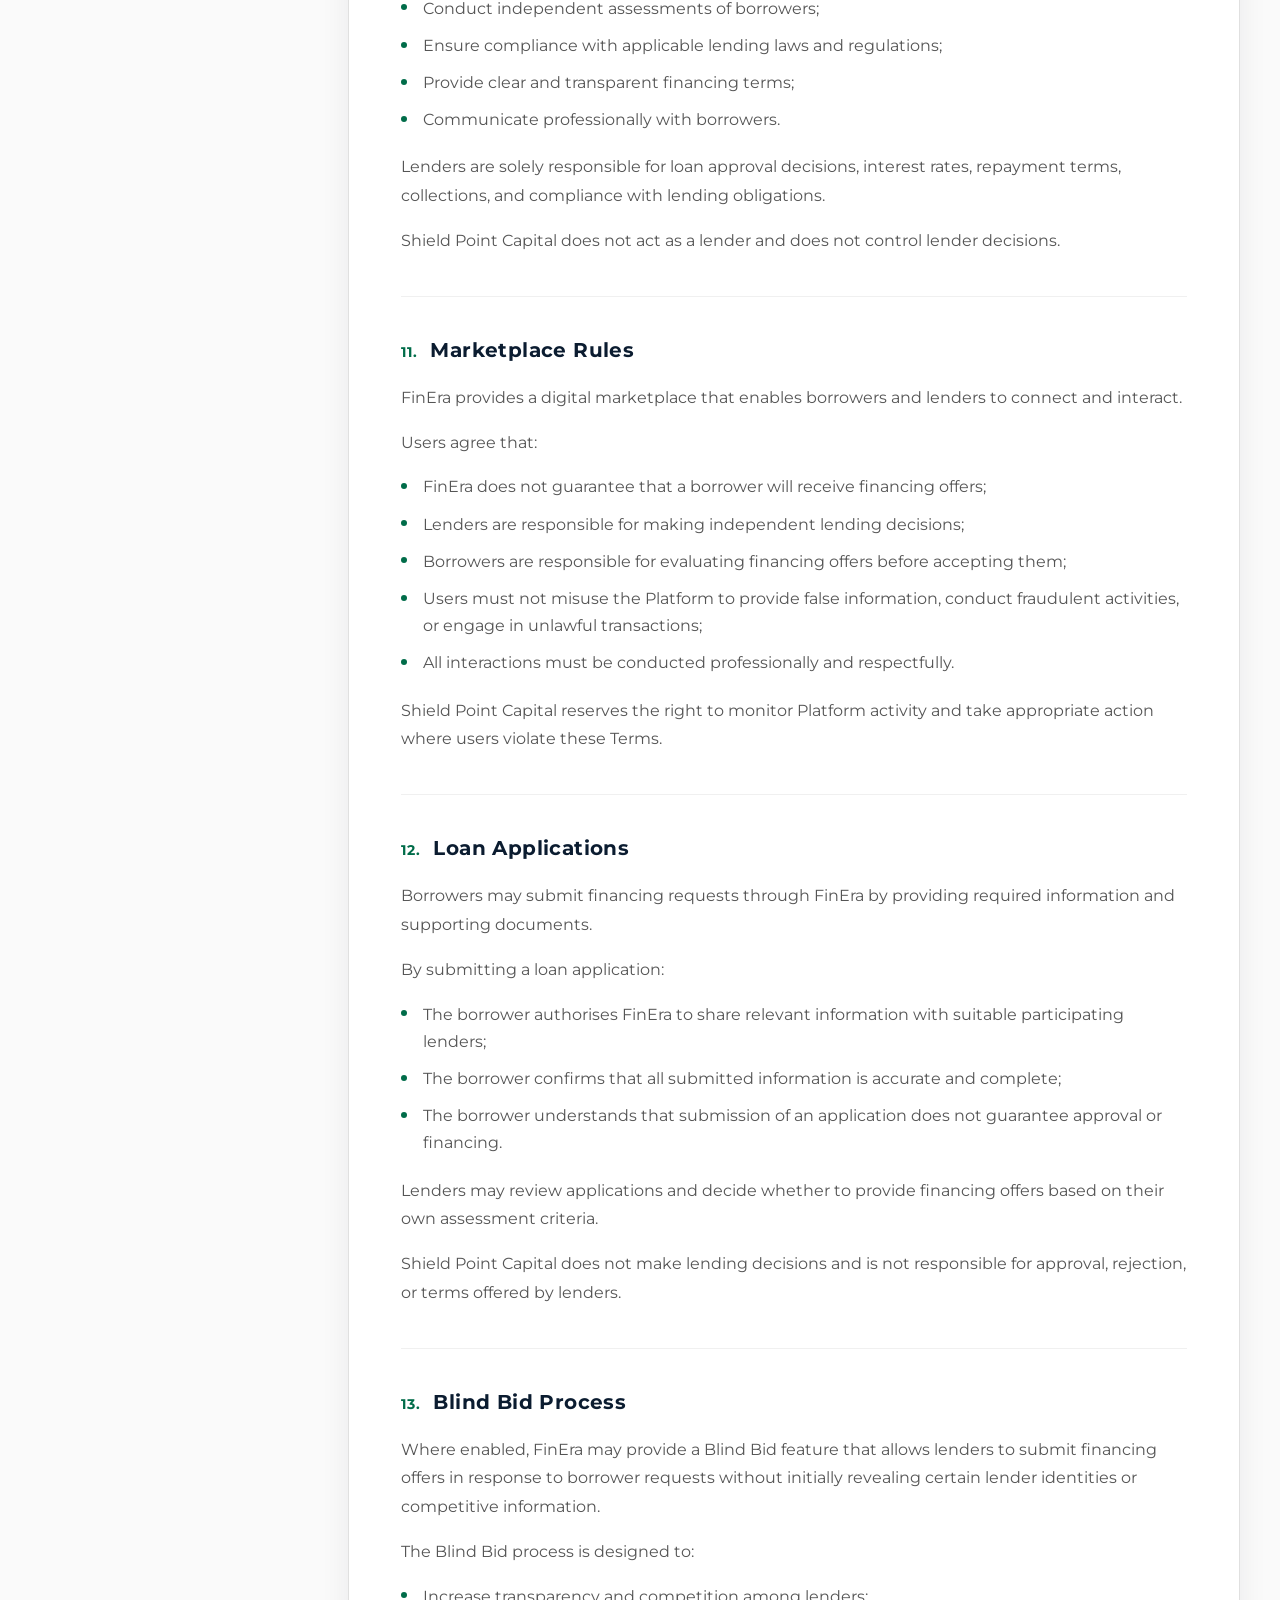
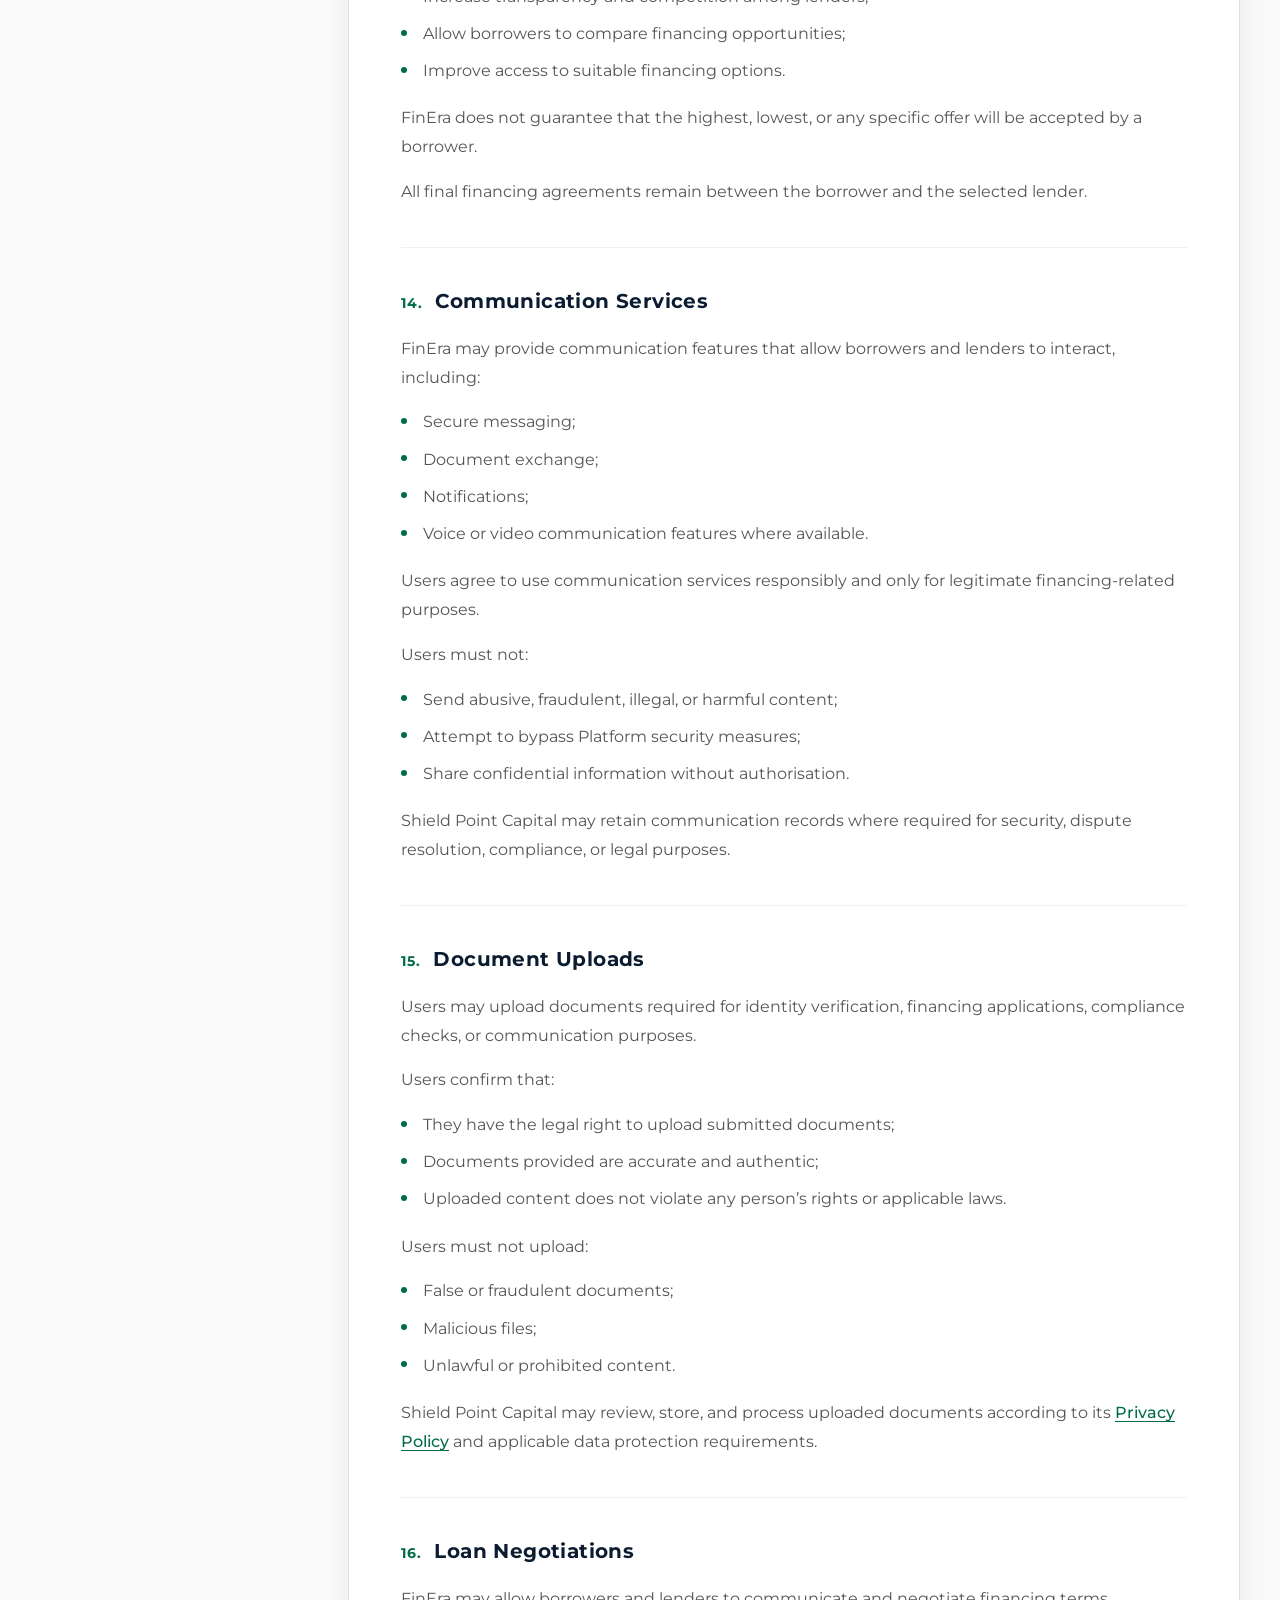
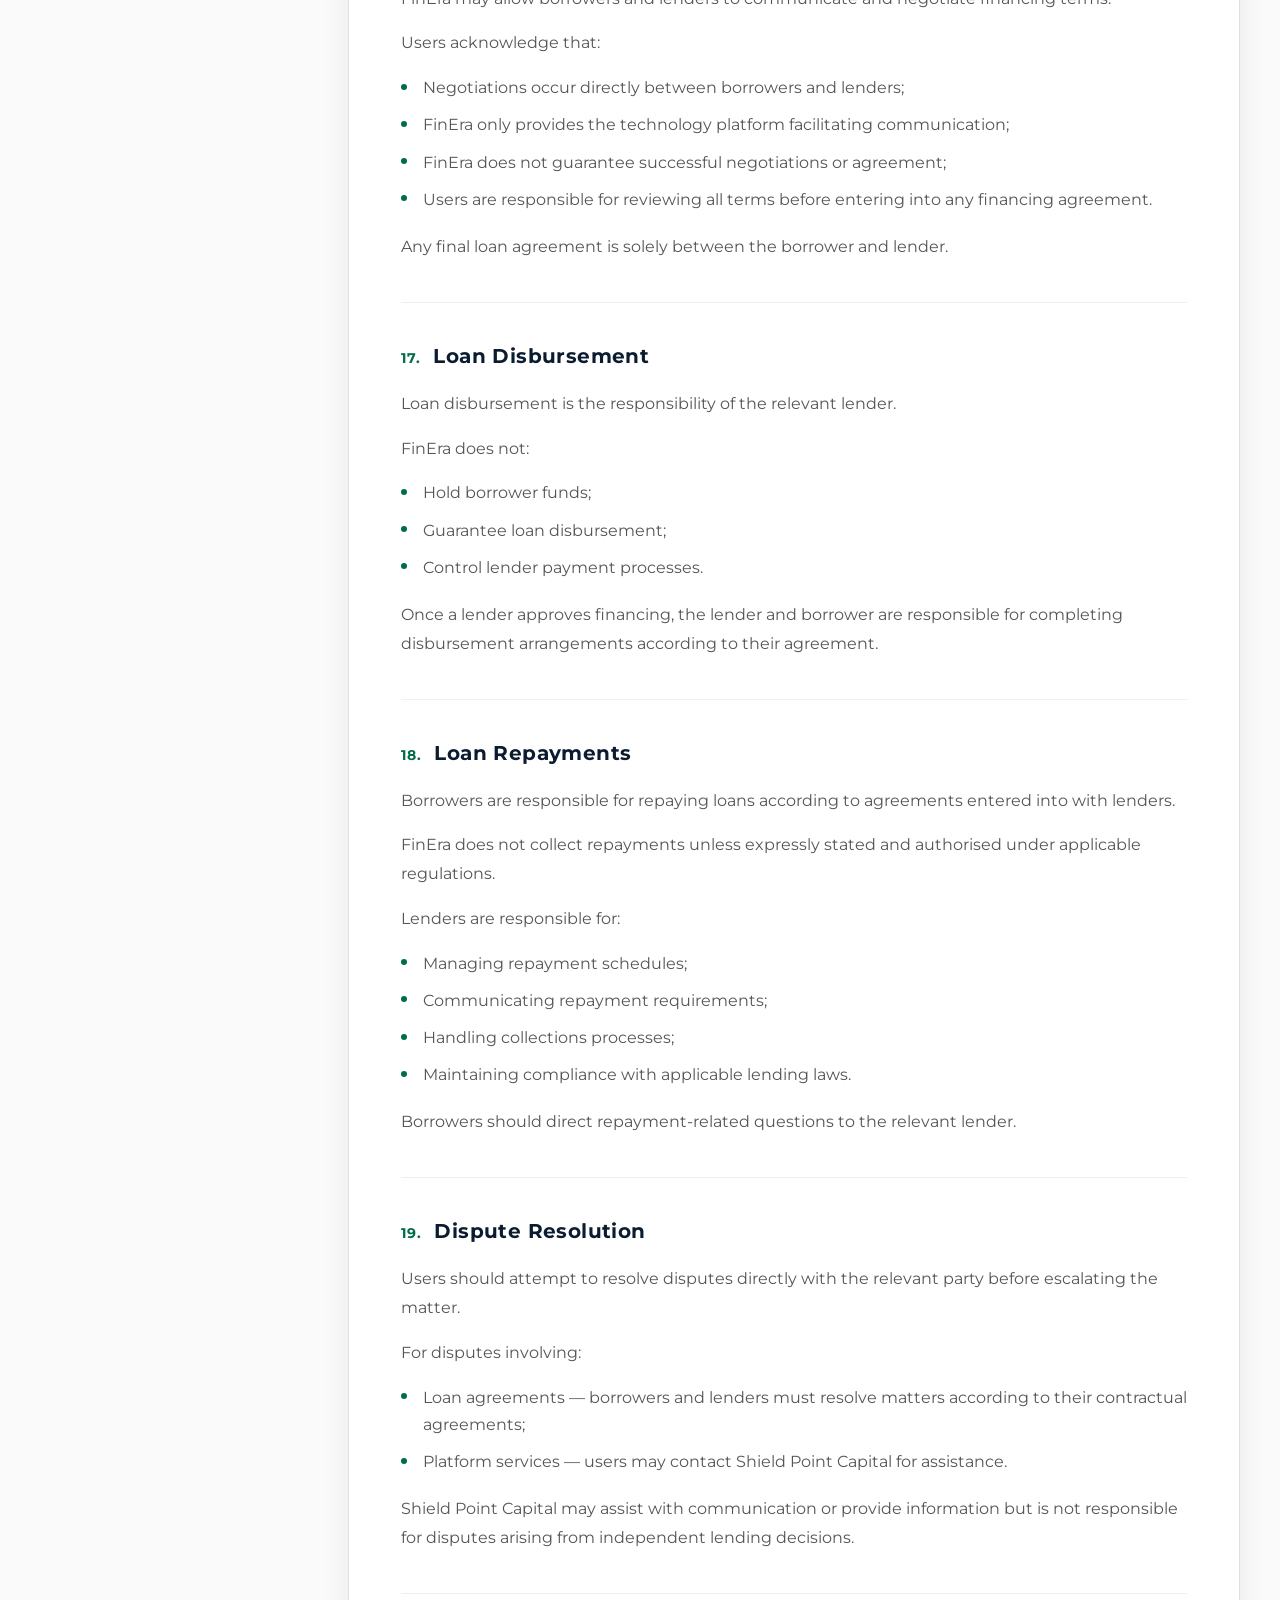
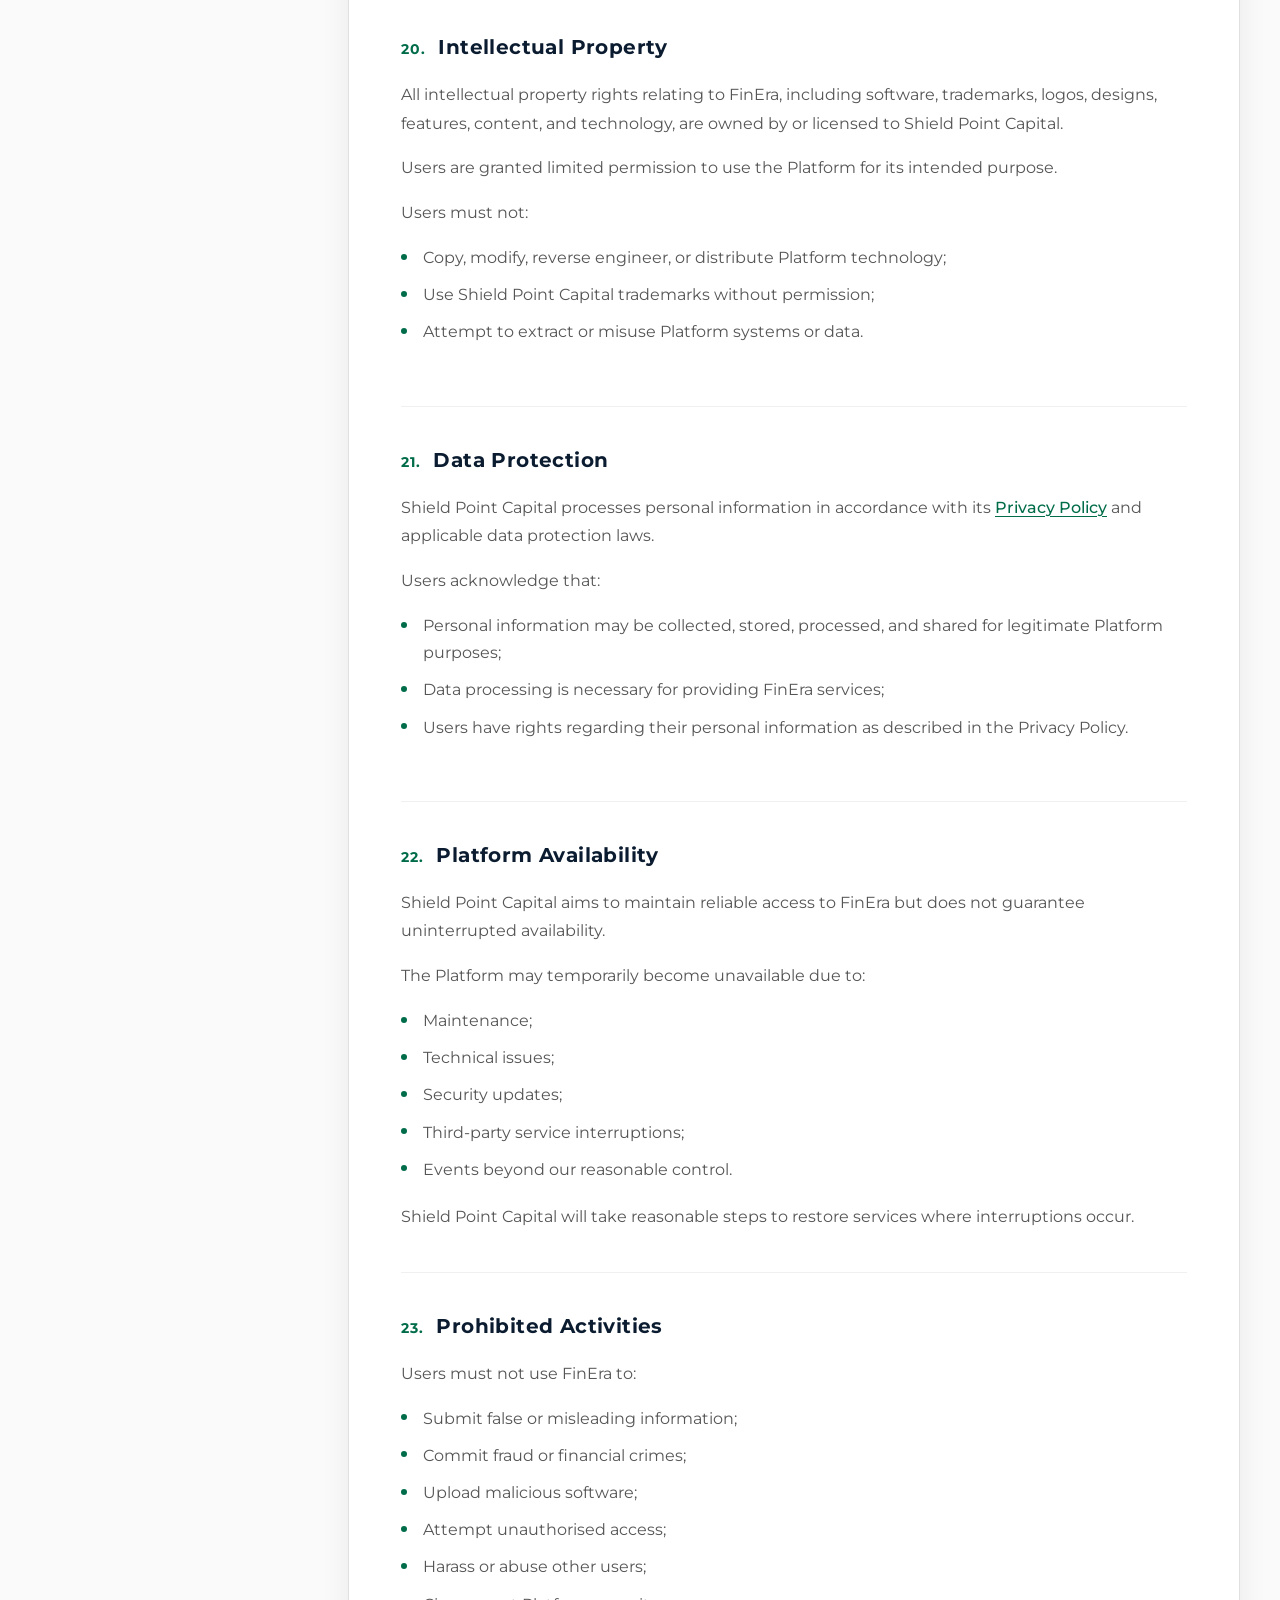
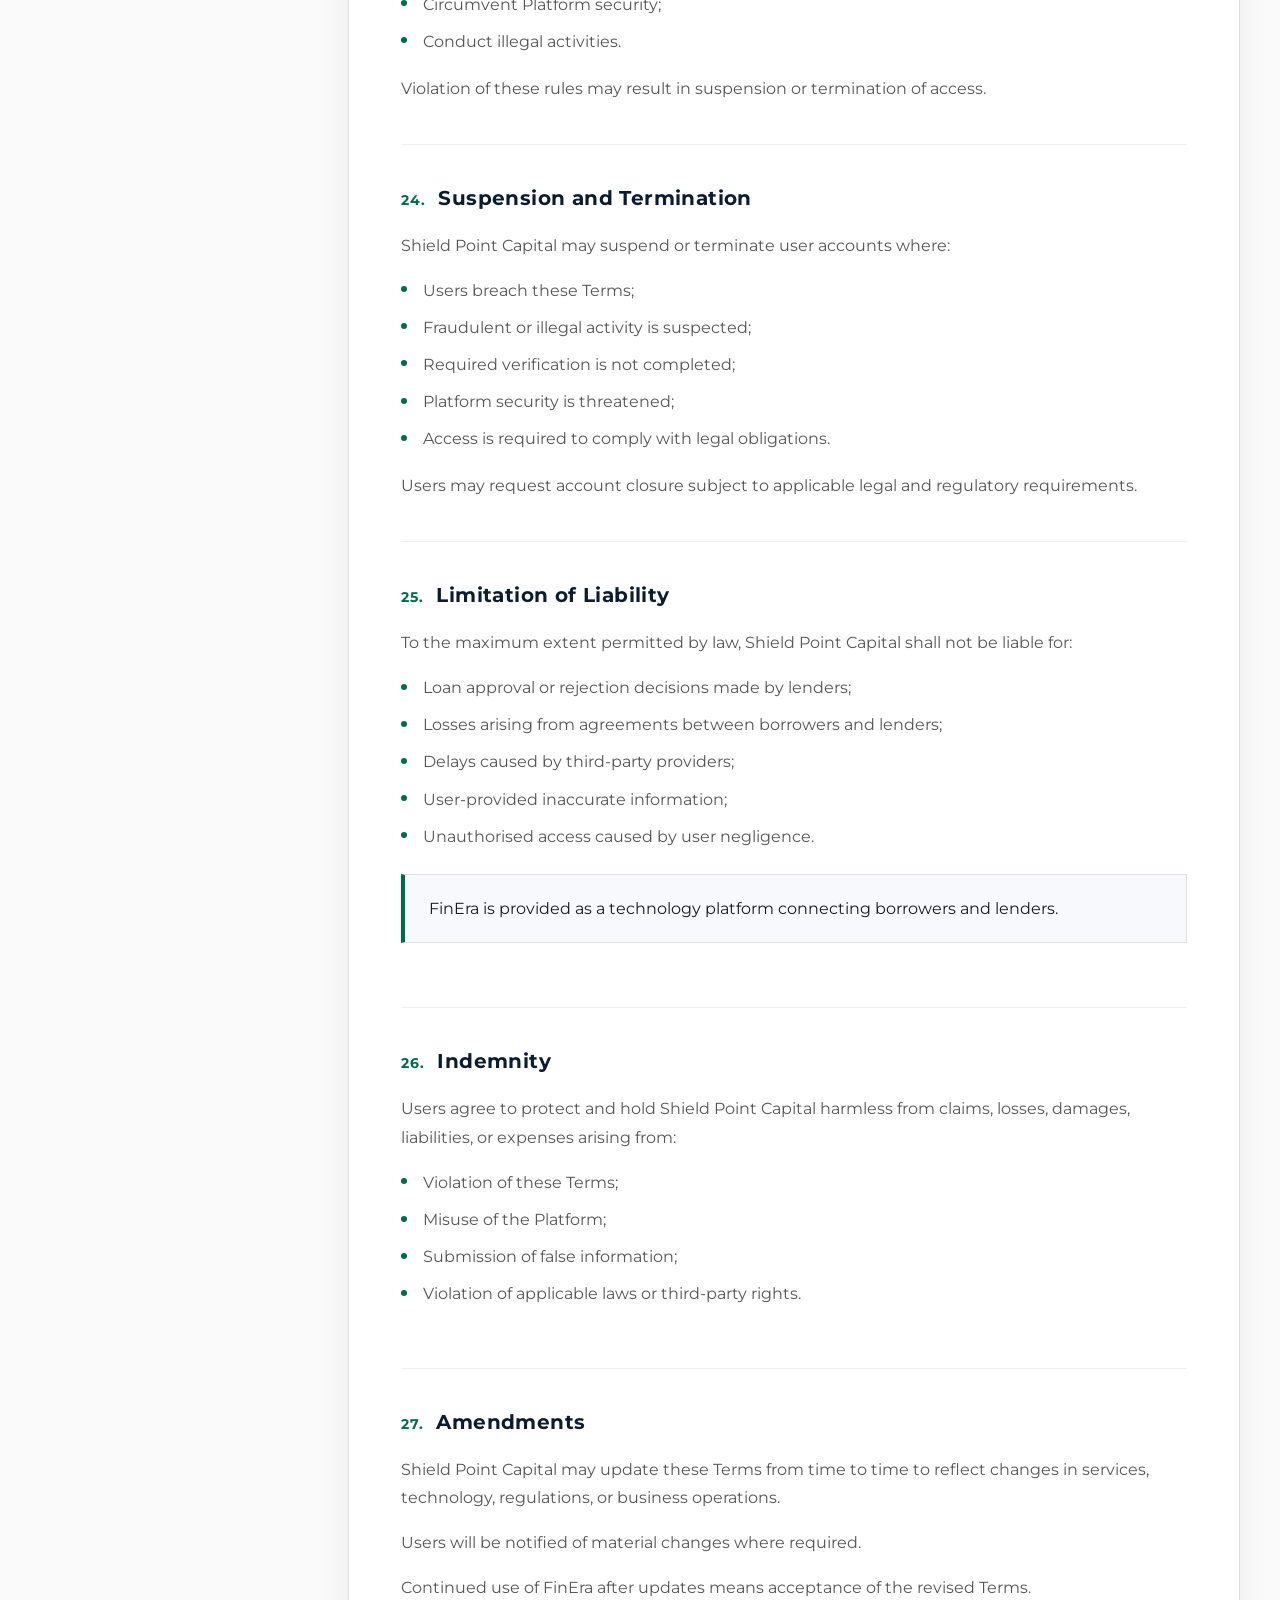
<file: terms-of-service.html>
<!doctype html>
<html lang="en">
  <head>
    <meta charset="UTF-8" />
    <meta name="viewport" content="width=device-width, initial-scale=1.0" />
    <meta name="description" content="The Terms of Service governing access to and use of the FinEra Inclusive Credit Marketplace, operated by Shield Point Capital (Private) Limited." />
    <title>Terms of Service — Shield Point Capital</title>
    <link rel="canonical" href="https://shieldpointcapital.co.zw/terms-of-service.html" />
    <meta name="robots" content="index, follow" />
    <meta name="author" content="Shield Point Capital (Private) Limited" />
    <meta name="theme-color" content="#006c49" />
    <meta property="og:locale" content="en_ZW" />
    <meta property="og:type" content="website" />
    <meta property="og:site_name" content="Shield Point Capital" />
    <meta property="og:title" content="Terms of Service — Shield Point Capital" />
    <meta property="og:description" content="The Terms of Service governing access to and use of the FinEra Inclusive Credit Marketplace, operated by Shield Point Capital (Private) Limited." />
    <meta property="og:url" content="https://shieldpointcapital.co.zw/terms-of-service.html" />
    <meta property="og:image" content="https://shieldpointcapital.co.zw/assets/social/og-image.png" />
    <meta property="og:image:width" content="1200" />
    <meta property="og:image:height" content="630" />
    <meta property="og:image:alt" content="Shield Point Capital — FinEra Inclusive Credit Marketplace" />
    <meta name="twitter:card" content="summary" />
    <meta name="twitter:title" content="Terms of Service — Shield Point Capital" />
    <meta name="twitter:description" content="The Terms of Service governing access to and use of the FinEra Inclusive Credit Marketplace, operated by Shield Point Capital (Private) Limited." />
    <meta name="twitter:image" content="https://shieldpointcapital.co.zw/assets/social/og-image.png" />
    <link rel="icon" type="image/png" href="assets/main/spclogo.png" />
    <link rel="preconnect" href="https://fonts.googleapis.com" />
    <link rel="preconnect" href="https://fonts.gstatic.com" crossorigin />
    <link
      href="https://fonts.googleapis.com/css2?family=Inter:wght@400;500;600;700;800&family=Montserrat:wght@300;400;500;600;700;800&display=swap"
      rel="stylesheet"
    />
    <link rel="stylesheet" href="css/styles.css" />
    <link rel="stylesheet" href="css/services.css" />
    <link rel="stylesheet" href="css/legal.css" />
  </head>
  <body class="page-legal page-terms">
    <header class="site-header">
      <div class="container header-inner">
        <a href="index.html" class="logo">
          <img loading="lazy" decoding="async" src="assets/main/spclogo.png" alt="Shield Point Capital logo" />
          <span class="logo-text">SHIELD POINT<br />CAPITAL</span>
        </a>
        <nav class="main-nav" id="mainNav">
          <a href="index.html">Home</a>
          <a href="index.html#about">About Us</a>
          <div class="nav-dropdown">
            <button
              type="button"
              class="nav-dropdown-toggle"
              aria-expanded="false"
              aria-haspopup="true"
            >
              Products &amp; Services
              <svg
                class="nav-dropdown-chevron"
                width="12"
                height="12"
                viewBox="0 0 24 24"
                aria-hidden="true"
              >
                <path
                  d="M6 9l6 6 6-6"
                  fill="none"
                  stroke="currentColor"
                  stroke-width="2"
                  stroke-linecap="round"
                  stroke-linejoin="round"
                ></path>
              </svg>
            </button>
            <ul class="nav-dropdown-menu" role="menu">
              <li role="none">
                <a href="products.html" role="menuitem">Our Products</a>
              </li>
              <li role="none">
                <a href="loan-services.html" role="menuitem">Core Services</a>
              </li>
              <li role="none">
                <a href="services.html" role="menuitem"
                  >Business Support Services</a
                >
              </li>
            </ul>
          </div>
          <a href="investors.html">Investors</a>
          <a href="partners.html">Partners</a>
          <a href="index.html#contact">Contact Us</a>
        </nav>
        <div class="header-actions">
          <a href="partners.html#apply" class="btn btn-green">Partner With Us</a>
          <a href="investors.html#request-info" class="btn btn-green"
            >Invest With Us</a
          >
        </div>
        <button
          class="nav-toggle"
          id="navToggle"
          aria-label="Toggle navigation"
        >
          <span></span>
          <span></span>
          <span></span>
        </button>
      </div>
    </header>

    <section class="legal-hero">
      <div class="container">
        <div class="legal-hero-inner">
          <span class="legal-hero-label">Legal</span>
          <h1>Terms of Service</h1>
          <p>These Terms govern your access to and use of the FinEra Platform, website, mobile applications, and related services.</p>
          <div class="legal-hero-meta">
            <span>Shield Point Capital (Private) Limited</span>
            <span>FinEra Inclusive Credit Marketplace</span>
            <span>Last updated: <strong>2026</strong></span>
          </div>
        </div>
      </div>
    </section>

    <section class="legal-body">
      <div class="container">
        <div class="legal-layout">
          <aside class="legal-toc">
            <h2>On this page</h2>
            <ol>
              <li><a href="#introduction">Introduction</a></li>
              <li><a href="#definitions">Definitions</a></li>
              <li><a href="#about-shield-point">About Shield Point Capital</a></li>
              <li><a href="#about-finera">About FinEra</a></li>
              <li><a href="#eligibility">Eligibility</a></li>
              <li><a href="#account-registration">Account Registration</a></li>
              <li><a href="#identity-verification">Identity Verification (KYC)</a></li>
              <li><a href="#user-responsibilities">User Responsibilities</a></li>
              <li><a href="#borrower-responsibilities">Borrower Responsibilities</a></li>
              <li><a href="#lender-responsibilities">Lender Responsibilities</a></li>
              <li><a href="#marketplace-rules">Marketplace Rules</a></li>
              <li><a href="#loan-applications">Loan Applications</a></li>
              <li><a href="#blind-bid">Blind Bid Process</a></li>
              <li><a href="#communication-services">Communication Services</a></li>
              <li><a href="#document-uploads">Document Uploads</a></li>
              <li><a href="#loan-negotiations">Loan Negotiations</a></li>
              <li><a href="#loan-disbursement">Loan Disbursement</a></li>
              <li><a href="#loan-repayments">Loan Repayments</a></li>
              <li><a href="#dispute-resolution">Dispute Resolution</a></li>
              <li><a href="#intellectual-property">Intellectual Property</a></li>
              <li><a href="#data-protection">Data Protection</a></li>
              <li><a href="#platform-availability">Platform Availability</a></li>
              <li><a href="#prohibited-activities">Prohibited Activities</a></li>
              <li><a href="#suspension-termination">Suspension and Termination</a></li>
              <li><a href="#limitation-of-liability">Limitation of Liability</a></li>
              <li><a href="#indemnity">Indemnity</a></li>
              <li><a href="#amendments">Amendments</a></li>
              <li><a href="#governing-law">Governing Law</a></li>
              <li><a href="#terms-contact">Contact Information</a></li>
            </ol>
          </aside>
          <div class="legal-content">
            <div class="legal-intro">
              <p>
                Welcome to the FinEra Inclusive Credit Marketplace (&ldquo;FinEra&rdquo;, &ldquo;the
                Platform&rdquo;, &ldquo;we&rdquo;, &ldquo;us&rdquo;, or &ldquo;our&rdquo;), a digital
                financial technology platform operated by Shield Point Capital (Private) Limited.
              </p>
              <p>
                These Terms of Service (&ldquo;Terms&rdquo;) govern your access to and use of the
                FinEra Platform, website, mobile applications, and related services. By registering
                for, accessing, or using FinEra, you agree to be legally bound by these Terms and any
                additional policies referenced within them, including our
                <a class="legal-link" href="privacy-policy.html">Privacy Policy</a>.
              </p>
            </div>
            <section class="legal-section" id="introduction">
              <h2><span class="legal-section-num">1.</span>Introduction</h2>
              <p>
                FinEra provides a digital marketplace that connects individuals, businesses, and
                other borrowers seeking financing opportunities with licensed financial institutions
                and authorised lenders. The Platform enables users to submit financing requests,
                receive potential financing opportunities, communicate with lenders, exchange
                relevant documents, and manage financing-related interactions.
              </p>
              <div class="legal-note">
                <p>
                  FinEra acts as a technology platform that facilitates connections between borrowers
                  and lenders. FinEra does not directly provide loans, guarantee approval of
                  financing applications, determine lending decisions, or act as a financial
                  institution unless expressly stated otherwise.
                </p>
                <p>
                  Lenders using FinEra are responsible for making their own independent lending
                  decisions, conducting assessments, and complying with applicable financial
                  regulations.
                </p>
              </div>
              <p>
                These Terms are designed to ensure a secure, transparent, and fair environment for
                all users, including borrowers, lenders, and authorised representatives.
              </p>
            </section>
            <section class="legal-section" id="definitions">
              <h2><span class="legal-section-num">2.</span>Definitions</h2>
              <p>
                For the purposes of these Terms of Service, the following terms shall have the
                meanings set out below:
              </p>
              <dl class="legal-definitions">
                <div class="legal-definition">
                  <dt>&ldquo;Company&rdquo;, &ldquo;Shield Point Capital&rdquo;, &ldquo;we&rdquo;, &ldquo;us&rdquo;, or &ldquo;our&rdquo;</dt>
                  <dd>Means Shield Point Capital (Private) Limited, the company that owns and operates the FinEra Inclusive Credit Marketplace.</dd>
                </div>
                <div class="legal-definition">
                  <dt>&ldquo;FinEra&rdquo;, &ldquo;Platform&rdquo;, or &ldquo;Service&rdquo;</dt>
                  <dd>Means the digital financial technology platform operated by Shield Point Capital that connects borrowers with licensed financial institutions and authorised lenders.</dd>
                </div>
                <div class="legal-definition">
                  <dt>&ldquo;User&rdquo;</dt>
                  <dd>Means any individual, business, organisation, or authorised representative that accesses, registers on, or uses the FinEra Platform.</dd>
                </div>
                <div class="legal-definition">
                  <dt>&ldquo;Borrower&rdquo;</dt>
                  <dd>Means an individual, business, organisation, or entity that uses FinEra to submit financing requests or seek loan opportunities from participating lenders.</dd>
                </div>
                <div class="legal-definition">
                  <dt>&ldquo;Lender&rdquo;</dt>
                  <dd>Means a licensed financial institution, bank, microfinance institution, or authorised financing provider registered on FinEra to review financing requests and provide lending opportunities.</dd>
                </div>
                <div class="legal-definition">
                  <dt>&ldquo;Financial Institution&rdquo;</dt>
                  <dd>Means a regulated entity authorised to provide financial services, including lending services, under applicable laws and regulations.</dd>
                </div>
                <div class="legal-definition">
                  <dt>&ldquo;Loan Application&rdquo; or &ldquo;Financing Request&rdquo;</dt>
                  <dd>Means a request submitted by a Borrower through FinEra seeking financing from participating Lenders.</dd>
                </div>
                <div class="legal-definition">
                  <dt>&ldquo;User Account&rdquo;</dt>
                  <dd>Means a registered profile created by a User to access and use FinEra services.</dd>
                </div>
                <div class="legal-definition">
                  <dt>&ldquo;Personal Information&rdquo;</dt>
                  <dd>Means any information relating to an identified or identifiable individual that is collected, processed, stored, or used through the Platform.</dd>
                </div>
                <div class="legal-definition">
                  <dt>&ldquo;Sensitive Personal Information&rdquo;</dt>
                  <dd>Means personal information requiring additional protection due to its nature, including identity information, biometric information, financial information, and other protected categories under applicable data protection laws.</dd>
                </div>
                <div class="legal-definition">
                  <dt>&ldquo;Content&rdquo;</dt>
                  <dd>Means any information, documents, files, messages, data, or materials uploaded, submitted, transmitted, or displayed by Users through FinEra.</dd>
                </div>
                <div class="legal-definition">
                  <dt>&ldquo;Services&rdquo;</dt>
                  <dd>Means the technology services provided by Shield Point Capital through FinEra, including borrower-lender matching, communication tools, document exchange, application tracking, and related platform features.</dd>
                </div>
                <div class="legal-definition">
                  <dt>&ldquo;Third-Party Services&rdquo;</dt>
                  <dd>Means external services, systems, or providers integrated with or used alongside FinEra, including payment providers, identity verification providers, technology providers, and other authorised partners.</dd>
                </div>
                <div class="legal-definition">
                  <dt>&ldquo;Applicable Laws&rdquo;</dt>
                  <dd>Means all laws, regulations, regulatory requirements, and legal obligations applicable to Shield Point Capital, FinEra, and its Users.</dd>
                </div>
              </dl>
            </section>
            <section class="legal-section" id="about-shield-point">
              <h2><span class="legal-section-num">3.</span>About Shield Point Capital</h2>
              <p>
                Shield Point Capital (Private) Limited is a financial technology company focused on
                improving access to financial opportunities through innovative digital solutions.
              </p>
              <p>
                The Company operates the FinEra Inclusive Loan Marketplace, a technology platform
                designed to connect borrowers, including individuals, businesses, and organisations,
                with licensed financial institutions and authorised lenders.
              </p>
              <p>
                Through FinEra, Shield Point Capital provides digital infrastructure that enables
                users to submit financing requests, discover suitable financing opportunities,
                communicate securely with lenders, exchange relevant documentation, and track
                financing application processes.
              </p>
              <p>
                Shield Point Capital does not act as a bank, microfinance institution, or direct
                lender unless expressly authorised by applicable regulatory authorities. The Company
                does not guarantee loan approval, financing availability, interest rates, or lending
                decisions. All lending decisions are made independently by participating financial
                institutions and lenders based on their own assessment criteria, policies, and
                regulatory obligations.
              </p>
              <p>
                The Company&rsquo;s role is to provide a secure, transparent, and efficient technology
                platform that supports financial inclusion and improves access to financing
                opportunities.
              </p>
            </section>
            <section class="legal-section" id="about-finera">
              <h2><span class="legal-section-num">4.</span>About FinEra</h2>
              <p>
                FinEra Inclusive Loan Marketplace (&ldquo;FinEra&rdquo;) is a digital financial
                technology platform operated by Shield Point Capital (Private) Limited that connects
                borrowers with licensed financial institutions and authorised lenders.
              </p>
              <p>
                FinEra is designed to simplify access to financing by allowing users to submit a
                single financing request and explore multiple potential financing opportunities from
                participating lenders. The Platform supports various financing needs, including
                business financing, salary-based loans, education financing, and other approved
                financing solutions offered by registered lenders.
              </p>
              <p>
                Through FinEra, borrowers can create profiles, submit financing requirements, upload
                supporting documents, communicate with lenders, receive financing offers, and track
                the progress of their applications.
              </p>
              <p>
                For lenders, FinEra provides digital tools to discover potential borrowers, review
                financing requests, communicate securely, manage applications, and improve efficiency
                in the lending process.
              </p>
              <p>
                FinEra operates as a technology marketplace and does not independently approve,
                reject, issue, or guarantee loans. All financing decisions, loan terms, interest
                rates, repayment schedules, and contractual relationships between borrowers and
                lenders are determined solely by the relevant lender.
              </p>
              <p>
                The purpose of FinEra is to promote financial inclusion by creating a more
                accessible, transparent, and efficient connection between people seeking financing
                and institutions providing financing opportunities.
              </p>
            </section>
            <section class="legal-section" id="eligibility">
              <h2><span class="legal-section-num">5.</span>Eligibility</h2>
              <p>
                To access and use the FinEra Inclusive Credit Marketplace, users must meet the
                applicable eligibility requirements set out in these Terms of Service.
              </p>

              <h3>5.1 Borrowers</h3>
              <p>To register as a Borrower, you must:</p>
              <ul class="legal-list">
                <li>Be a legally capable individual or a legally registered business entity;</li>
                <li>
                  Provide accurate, complete, and up-to-date information during registration and
                  throughout your use of the Platform;
                </li>
                <li>
                  Provide required identification, verification, and supporting documents where
                  applicable;
                </li>
                <li>Meet any financing eligibility requirements determined by participating lenders;</li>
                <li>Use the Platform for lawful purposes only.</li>
              </ul>

              <h3>5.2 Lenders and Financial Institutions</h3>
              <p>To register as a Lender, you must:</p>
              <ul class="legal-list">
                <li>Be a legally registered financial institution or authorised lending provider;</li>
                <li>
                  Hold all required licences, approvals, and authorisations applicable to your
                  lending activities;
                </li>
                <li>Provide accurate institutional information and regulatory documentation;</li>
                <li>
                  Ensure that authorised representatives using the Platform have appropriate
                  authority;
                </li>
                <li>
                  Comply with all applicable financial, consumer protection, and regulatory
                  requirements.
                </li>
              </ul>

              <h3>5.3 General Requirements</h3>
              <p>All users agree that:</p>
              <ul class="legal-list">
                <li>Information provided to FinEra must be truthful, accurate, and not misleading;</li>
                <li>Users must maintain the confidentiality of their account credentials;</li>
                <li>
                  Users must not use FinEra for fraudulent, illegal, abusive, or unauthorised
                  activities;
                </li>
                <li>
                  Shield Point Capital reserves the right to verify user information, restrict access,
                  or suspend accounts where eligibility requirements are not met.
                </li>
              </ul>
              <div class="legal-note">
                <p>
                  Meeting the eligibility requirements does not guarantee approval of any financing
                  request. Lending decisions remain the sole responsibility of participating financial
                  institutions and lenders.
                </p>
              </div>
            </section>
            <section class="legal-section" id="account-registration">
              <h2><span class="legal-section-num">6.</span>Account Registration</h2>
              <p>
                To access certain features of FinEra, users are required to create an account and
                provide accurate, complete, and current information.
              </p>
              <p>Users are responsible for:</p>
              <ul class="legal-list">
                <li>Providing truthful and accurate registration information;</li>
                <li>Keeping account information updated;</li>
                <li>Maintaining the confidentiality of login credentials;</li>
                <li>Preventing unauthorised access to their accounts;</li>
                <li>Not sharing account access with unauthorised persons.</li>
              </ul>
              <p>
                Users must notify Shield Point Capital immediately if they suspect unauthorised
                access, misuse, or security compromise of their account.
              </p>
              <p>
                Shield Point Capital reserves the right to verify account information, reject
                registrations, restrict access, or suspend accounts where information provided is
                inaccurate, incomplete, fraudulent, or violates these Terms.
              </p>
            </section>
            <section class="legal-section" id="identity-verification">
              <h2><span class="legal-section-num">7.</span>Identity Verification (KYC)</h2>
              <p>
                To maintain a secure and trusted marketplace, FinEra may require users to complete
                identity verification procedures.
              </p>
              <p>KYC processes may include:</p>
              <ul class="legal-list">
                <li>Verification of identity documents;</li>
                <li>Verification of business registration information;</li>
                <li>Verification of employment or financial information;</li>
                <li>
                  Additional verification checks required for security, fraud prevention, or
                  regulatory compliance.
                </li>
              </ul>
              <p>
                Users agree to provide accurate and authentic information during the verification
                process.
              </p>
              <p>
                Failure to complete required verification may result in restricted access to certain
                Platform features or suspension of the user account.
              </p>
            </section>
            <section class="legal-section" id="user-responsibilities">
              <h2><span class="legal-section-num">8.</span>User Responsibilities</h2>
              <p>All users of FinEra agree to:</p>
              <ul class="legal-list">
                <li>Use the Platform responsibly and lawfully;</li>
                <li>Provide accurate and truthful information;</li>
                <li>Protect their account credentials;</li>
                <li>Respect the privacy and rights of other users;</li>
                <li>Avoid fraudulent, misleading, or harmful activities;</li>
                <li>Comply with applicable laws and regulations.</li>
              </ul>
              <p>
                Users are responsible for all activities conducted through their accounts unless
                caused by a proven security breach outside their control.
              </p>
            </section>
            <section class="legal-section" id="borrower-responsibilities">
              <h2><span class="legal-section-num">9.</span>Borrower Responsibilities</h2>
              <p>Borrowers using FinEra agree to:</p>
              <ul class="legal-list">
                <li>Provide accurate personal, employment, business, and financial information;</li>
                <li>Submit genuine supporting documents;</li>
                <li>Provide truthful information regarding financing needs;</li>
                <li>Communicate professionally and honestly with lenders;</li>
                <li>Review financing terms carefully before accepting any offer;</li>
                <li>
                  Fulfil repayment obligations according to agreements entered into with lenders.
                </li>
              </ul>
              <p>
                Borrowers acknowledge that FinEra does not approve loans, determine eligibility, or
                guarantee financing availability.
              </p>
              <p>
                All lending decisions and agreements are made directly between borrowers and lenders.
              </p>
            </section>
            <section class="legal-section" id="lender-responsibilities">
              <h2><span class="legal-section-num">10.</span>Lender Responsibilities</h2>
              <p>Lenders using FinEra agree to:</p>
              <ul class="legal-list">
                <li>
                  Maintain valid licences, registrations, and regulatory approvals required for their
                  activities;
                </li>
                <li>
                  Provide accurate information about their institution and financing products;
                </li>
                <li>Conduct independent assessments of borrowers;</li>
                <li>Ensure compliance with applicable lending laws and regulations;</li>
                <li>Provide clear and transparent financing terms;</li>
                <li>Communicate professionally with borrowers.</li>
              </ul>
              <p>
                Lenders are solely responsible for loan approval decisions, interest rates, repayment
                terms, collections, and compliance with lending obligations.
              </p>
              <p>
                Shield Point Capital does not act as a lender and does not control lender decisions.
              </p>
            </section>
            <section class="legal-section" id="marketplace-rules">
              <h2><span class="legal-section-num">11.</span>Marketplace Rules</h2>
              <p>
                FinEra provides a digital marketplace that enables borrowers and lenders to connect
                and interact.
              </p>
              <p>Users agree that:</p>
              <ul class="legal-list">
                <li>FinEra does not guarantee that a borrower will receive financing offers;</li>
                <li>Lenders are responsible for making independent lending decisions;</li>
                <li>
                  Borrowers are responsible for evaluating financing offers before accepting them;
                </li>
                <li>
                  Users must not misuse the Platform to provide false information, conduct fraudulent
                  activities, or engage in unlawful transactions;
                </li>
                <li>All interactions must be conducted professionally and respectfully.</li>
              </ul>
              <p>
                Shield Point Capital reserves the right to monitor Platform activity and take
                appropriate action where users violate these Terms.
              </p>
            </section>
            <section class="legal-section" id="loan-applications">
              <h2><span class="legal-section-num">12.</span>Loan Applications</h2>
              <p>
                Borrowers may submit financing requests through FinEra by providing required
                information and supporting documents.
              </p>
              <p>By submitting a loan application:</p>
              <ul class="legal-list">
                <li>
                  The borrower authorises FinEra to share relevant information with suitable
                  participating lenders;
                </li>
                <li>
                  The borrower confirms that all submitted information is accurate and complete;
                </li>
                <li>
                  The borrower understands that submission of an application does not guarantee
                  approval or financing.
                </li>
              </ul>
              <p>
                Lenders may review applications and decide whether to provide financing offers based
                on their own assessment criteria.
              </p>
              <p>
                Shield Point Capital does not make lending decisions and is not responsible for
                approval, rejection, or terms offered by lenders.
              </p>
            </section>
            <section class="legal-section" id="blind-bid">
              <h2><span class="legal-section-num">13.</span>Blind Bid Process</h2>
              <p>
                Where enabled, FinEra may provide a Blind Bid feature that allows lenders to submit
                financing offers in response to borrower requests without initially revealing certain
                lender identities or competitive information.
              </p>
              <p>The Blind Bid process is designed to:</p>
              <ul class="legal-list">
                <li>Increase transparency and competition among lenders;</li>
                <li>Allow borrowers to compare financing opportunities;</li>
                <li>Improve access to suitable financing options.</li>
              </ul>
              <p>
                FinEra does not guarantee that the highest, lowest, or any specific offer will be
                accepted by a borrower.
              </p>
              <p>
                All final financing agreements remain between the borrower and the selected lender.
              </p>
            </section>
            <section class="legal-section" id="communication-services">
              <h2><span class="legal-section-num">14.</span>Communication Services</h2>
              <p>
                FinEra may provide communication features that allow borrowers and lenders to
                interact, including:
              </p>
              <ul class="legal-list">
                <li>Secure messaging;</li>
                <li>Document exchange;</li>
                <li>Notifications;</li>
                <li>Voice or video communication features where available.</li>
              </ul>
              <p>
                Users agree to use communication services responsibly and only for legitimate
                financing-related purposes.
              </p>
              <p>Users must not:</p>
              <ul class="legal-list">
                <li>Send abusive, fraudulent, illegal, or harmful content;</li>
                <li>Attempt to bypass Platform security measures;</li>
                <li>Share confidential information without authorisation.</li>
              </ul>
              <p>
                Shield Point Capital may retain communication records where required for security,
                dispute resolution, compliance, or legal purposes.
              </p>
            </section>
            <section class="legal-section" id="document-uploads">
              <h2><span class="legal-section-num">15.</span>Document Uploads</h2>
              <p>
                Users may upload documents required for identity verification, financing
                applications, compliance checks, or communication purposes.
              </p>
              <p>Users confirm that:</p>
              <ul class="legal-list">
                <li>They have the legal right to upload submitted documents;</li>
                <li>Documents provided are accurate and authentic;</li>
                <li>
                  Uploaded content does not violate any person&rsquo;s rights or applicable laws.
                </li>
              </ul>
              <p>Users must not upload:</p>
              <ul class="legal-list">
                <li>False or fraudulent documents;</li>
                <li>Malicious files;</li>
                <li>Unlawful or prohibited content.</li>
              </ul>
              <p>
                Shield Point Capital may review, store, and process uploaded documents according to
                its <a class="legal-link" href="privacy-policy.html">Privacy Policy</a> and applicable
                data protection requirements.
              </p>
            </section>
            <section class="legal-section" id="loan-negotiations">
              <h2><span class="legal-section-num">16.</span>Loan Negotiations</h2>
              <p>
                FinEra may allow borrowers and lenders to communicate and negotiate financing terms.
              </p>
              <p>Users acknowledge that:</p>
              <ul class="legal-list">
                <li>Negotiations occur directly between borrowers and lenders;</li>
                <li>FinEra only provides the technology platform facilitating communication;</li>
                <li>FinEra does not guarantee successful negotiations or agreement;</li>
                <li>
                  Users are responsible for reviewing all terms before entering into any financing
                  agreement.
                </li>
              </ul>
              <p>Any final loan agreement is solely between the borrower and lender.</p>
            </section>
            <section class="legal-section" id="loan-disbursement">
              <h2><span class="legal-section-num">17.</span>Loan Disbursement</h2>
              <p>Loan disbursement is the responsibility of the relevant lender.</p>
              <p>FinEra does not:</p>
              <ul class="legal-list">
                <li>Hold borrower funds;</li>
                <li>Guarantee loan disbursement;</li>
                <li>Control lender payment processes.</li>
              </ul>
              <p>
                Once a lender approves financing, the lender and borrower are responsible for
                completing disbursement arrangements according to their agreement.
              </p>
            </section>
            <section class="legal-section" id="loan-repayments">
              <h2><span class="legal-section-num">18.</span>Loan Repayments</h2>
              <p>
                Borrowers are responsible for repaying loans according to agreements entered into
                with lenders.
              </p>
              <p>
                FinEra does not collect repayments unless expressly stated and authorised under
                applicable regulations.
              </p>
              <p>Lenders are responsible for:</p>
              <ul class="legal-list">
                <li>Managing repayment schedules;</li>
                <li>Communicating repayment requirements;</li>
                <li>Handling collections processes;</li>
                <li>Maintaining compliance with applicable lending laws.</li>
              </ul>
              <p>Borrowers should direct repayment-related questions to the relevant lender.</p>
            </section>
            <section class="legal-section" id="dispute-resolution">
              <h2><span class="legal-section-num">19.</span>Dispute Resolution</h2>
              <p>
                Users should attempt to resolve disputes directly with the relevant party before
                escalating the matter.
              </p>
              <p>For disputes involving:</p>
              <ul class="legal-list">
                <li>
                  Loan agreements &mdash; borrowers and lenders must resolve matters according to
                  their contractual agreements;
                </li>
                <li>
                  Platform services &mdash; users may contact Shield Point Capital for assistance.
                </li>
              </ul>
              <p>
                Shield Point Capital may assist with communication or provide information but is not
                responsible for disputes arising from independent lending decisions.
              </p>
            </section>
            <section class="legal-section" id="intellectual-property">
              <h2><span class="legal-section-num">20.</span>Intellectual Property</h2>
              <p>
                All intellectual property rights relating to FinEra, including software, trademarks,
                logos, designs, features, content, and technology, are owned by or licensed to Shield
                Point Capital.
              </p>
              <p>Users are granted limited permission to use the Platform for its intended purpose.</p>
              <p>Users must not:</p>
              <ul class="legal-list">
                <li>Copy, modify, reverse engineer, or distribute Platform technology;</li>
                <li>Use Shield Point Capital trademarks without permission;</li>
                <li>Attempt to extract or misuse Platform systems or data.</li>
              </ul>
            </section>
            <section class="legal-section" id="data-protection">
              <h2><span class="legal-section-num">21.</span>Data Protection</h2>
              <p>
                Shield Point Capital processes personal information in accordance with its
                <a class="legal-link" href="privacy-policy.html">Privacy Policy</a> and applicable
                data protection laws.
              </p>
              <p>Users acknowledge that:</p>
              <ul class="legal-list">
                <li>
                  Personal information may be collected, stored, processed, and shared for legitimate
                  Platform purposes;
                </li>
                <li>Data processing is necessary for providing FinEra services;</li>
                <li>
                  Users have rights regarding their personal information as described in the Privacy
                  Policy.
                </li>
              </ul>
            </section>
            <section class="legal-section" id="platform-availability">
              <h2><span class="legal-section-num">22.</span>Platform Availability</h2>
              <p>
                Shield Point Capital aims to maintain reliable access to FinEra but does not
                guarantee uninterrupted availability.
              </p>
              <p>The Platform may temporarily become unavailable due to:</p>
              <ul class="legal-list">
                <li>Maintenance;</li>
                <li>Technical issues;</li>
                <li>Security updates;</li>
                <li>Third-party service interruptions;</li>
                <li>Events beyond our reasonable control.</li>
              </ul>
              <p>
                Shield Point Capital will take reasonable steps to restore services where
                interruptions occur.
              </p>
            </section>
            <section class="legal-section" id="prohibited-activities">
              <h2><span class="legal-section-num">23.</span>Prohibited Activities</h2>
              <p>Users must not use FinEra to:</p>
              <ul class="legal-list">
                <li>Submit false or misleading information;</li>
                <li>Commit fraud or financial crimes;</li>
                <li>Upload malicious software;</li>
                <li>Attempt unauthorised access;</li>
                <li>Harass or abuse other users;</li>
                <li>Circumvent Platform security;</li>
                <li>Conduct illegal activities.</li>
              </ul>
              <p>Violation of these rules may result in suspension or termination of access.</p>
            </section>
            <section class="legal-section" id="suspension-termination">
              <h2><span class="legal-section-num">24.</span>Suspension and Termination</h2>
              <p>Shield Point Capital may suspend or terminate user accounts where:</p>
              <ul class="legal-list">
                <li>Users breach these Terms;</li>
                <li>Fraudulent or illegal activity is suspected;</li>
                <li>Required verification is not completed;</li>
                <li>Platform security is threatened;</li>
                <li>Access is required to comply with legal obligations.</li>
              </ul>
              <p>
                Users may request account closure subject to applicable legal and regulatory
                requirements.
              </p>
            </section>
            <section class="legal-section" id="limitation-of-liability">
              <h2><span class="legal-section-num">25.</span>Limitation of Liability</h2>
              <p>
                To the maximum extent permitted by law, Shield Point Capital shall not be liable for:
              </p>
              <ul class="legal-list">
                <li>Loan approval or rejection decisions made by lenders;</li>
                <li>Losses arising from agreements between borrowers and lenders;</li>
                <li>Delays caused by third-party providers;</li>
                <li>User-provided inaccurate information;</li>
                <li>Unauthorised access caused by user negligence.</li>
              </ul>
              <div class="legal-note">
                <p>
                  FinEra is provided as a technology platform connecting borrowers and lenders.
                </p>
              </div>
            </section>
            <section class="legal-section" id="indemnity">
              <h2><span class="legal-section-num">26.</span>Indemnity</h2>
              <p>
                Users agree to protect and hold Shield Point Capital harmless from claims, losses,
                damages, liabilities, or expenses arising from:
              </p>
              <ul class="legal-list">
                <li>Violation of these Terms;</li>
                <li>Misuse of the Platform;</li>
                <li>Submission of false information;</li>
                <li>Violation of applicable laws or third-party rights.</li>
              </ul>
            </section>
            <section class="legal-section" id="amendments">
              <h2><span class="legal-section-num">27.</span>Amendments</h2>
              <p>
                Shield Point Capital may update these Terms from time to time to reflect changes in
                services, technology, regulations, or business operations.
              </p>
              <p>Users will be notified of material changes where required.</p>
              <p>Continued use of FinEra after updates means acceptance of the revised Terms.</p>
            </section>
            <section class="legal-section" id="governing-law">
              <h2><span class="legal-section-num">28.</span>Governing Law</h2>
              <p>
                These Terms shall be governed and interpreted in accordance with the laws of
                Zimbabwe.
              </p>
              <p>
                Any disputes arising from these Terms shall be handled according to applicable
                Zimbabwean laws and legal procedures.
              </p>
            </section>
            <section class="legal-section" id="terms-contact">
              <h2><span class="legal-section-num">29.</span>Contact Information</h2>
              <p>
                For questions, concerns, or requests regarding these Terms of Service, please contact:
              </p>
              <div class="legal-contact-card">
                <h3>Shield Point Capital (Private) Limited</h3>
                <p class="legal-contact-sub">FinEra Inclusive Credit Marketplace</p>
                <ul class="legal-contact-list">
                  <li>
                    <img loading="lazy" decoding="async" src="assets/main/912841506896fdf51b089d4922dc74c3 1.png" alt="" />
                    <a href="mailto:business@shieldpointcapital.co.zw">business@shieldpointcapital.co.zw</a>
                  </li>
                  <li>
                    <img loading="lazy" decoding="async" src="assets/main/8a0f18aee763cdcc20522814d6528990 1.png" alt="" />
                    <a href="tel:+263776492182">+263 776 492 182</a>
                  </li>
                  <li>
                    <img loading="lazy" decoding="async" src="assets/main/4edcb460a940ff726549077935f57168 1.png" alt="" />
                    <span>Bulawayo, Zimbabwe</span>
                  </li>
                  <li>
                    <img loading="lazy" decoding="async" src="assets/main/7eaf2c45965894defed0c8ae2a4e2140 1.png" alt="" />
                    <span>8AM &ndash; 5PM (Mon &ndash; Sun)</span>
                  </li>
                </ul>
              </div>
              <p style="margin-top: 1.25rem">
                Website:
                <a class="legal-link" href="https://shieldpointcapital.co.zw/">https://shieldpointcapital.co.zw/</a>
              </p>
            </section>
            <div class="legal-crosslinks">
              <a class="legal-crosslink" href="privacy-policy.html">
                <span>Legal</span>
                <strong>Privacy Policy</strong>
              </a>
              <a class="legal-crosslink" href="cookies.html">
                <span>Legal</span>
                <strong>Cookies</strong>
              </a>
              <a class="legal-crosslink" href="index.html#contact">
                <span>Questions?</span>
                <strong>Contact Us</strong>
              </a>
            </div>
          </div>
        </div>
      </div>
    </section>
    <footer class="site-footer footer-services">
      <div class="container">
        <div class="footer-grid">
          <div class="footer-brand">
            <a href="index.html" class="logo">
              <img loading="lazy" decoding="async"
                src="assets/main/spclogo.png"
                alt="Shield Point Capital logo"
              />
              <span class="logo-text">SHIELD POINT<br />CAPITAL</span>
            </a>
            <p>
              To build the future of inclusive finance and the technology that
              makes it possible.
            </p>
          </div>
          <div class="footer-col">
            <h4>Contact Details</h4>
            <ul class="footer-contact-list">
              <li>
                <img loading="lazy" decoding="async"
                  src="assets/main/912841506896fdf51b089d4922dc74c3 1.png"
                  alt=""
                />
                <span>business@shieldpointcapital.co.zw</span>
              </li>
              <li>
                <img loading="lazy" decoding="async"
                  src="assets/main/45e235ee05ff4c3ee3d000b9532ef587 1.png"
                  alt=""
                />
                <span>+263 776 492 182</span>
              </li>
              <li>
                <img loading="lazy" decoding="async"
                  src="assets/main/7eaf2c45965894defed0c8ae2a4e2140 1.png"
                  alt=""
                />
                <span>8AM – 5PM (Mon – Sun)</span>
              </li>
              <li>
                <img loading="lazy" decoding="async"
                  src="assets/main/4edcb460a940ff726549077935f57168 1.png"
                  alt=""
                />
                <span>Bulawayo, Zimbabwe</span>
              </li>
            </ul>
          </div>
          <div class="footer-col footer-links-split">
            <div>
              <h4>Our Links</h4>
              <ul>
                <li><a href="index.html">Home</a></li>
                <li><a href="index.html#about">About Us</a></li>
                <li><a href="investors.html">Investors</a></li>
                <li><a href="partners.html">Partners</a></li>
              </ul>
            </div>
            <div>
              <h4>Our Services</h4>
              <ul>
                <li><a href="loan-services.html">Core Services</a></li>
                <li><a href="services.html">Business Support Services</a></li>
              </ul>
            </div>
          </div>
          <div class="footer-col">
            <h4>Legal</h4>
            <ul>
              <li><a href="#">Legal &amp; Compliance</a></li>
              <li><a href="privacy-policy.html">Privacy Policy</a></li>
              <li><a href="terms-of-service.html">Terms of Service</a></li>
              <li><a href="cookies.html">Cookies</a></li>
            </ul>
          </div>
        </div>
        <div class="footer-bottom">
          <p>&copy; 2026 Shield Point Capital. All rights reserved.</p>
        </div>
      </div>
    </footer>

    <script src="js/main.js"></script>
  </body>
</html>
</file>
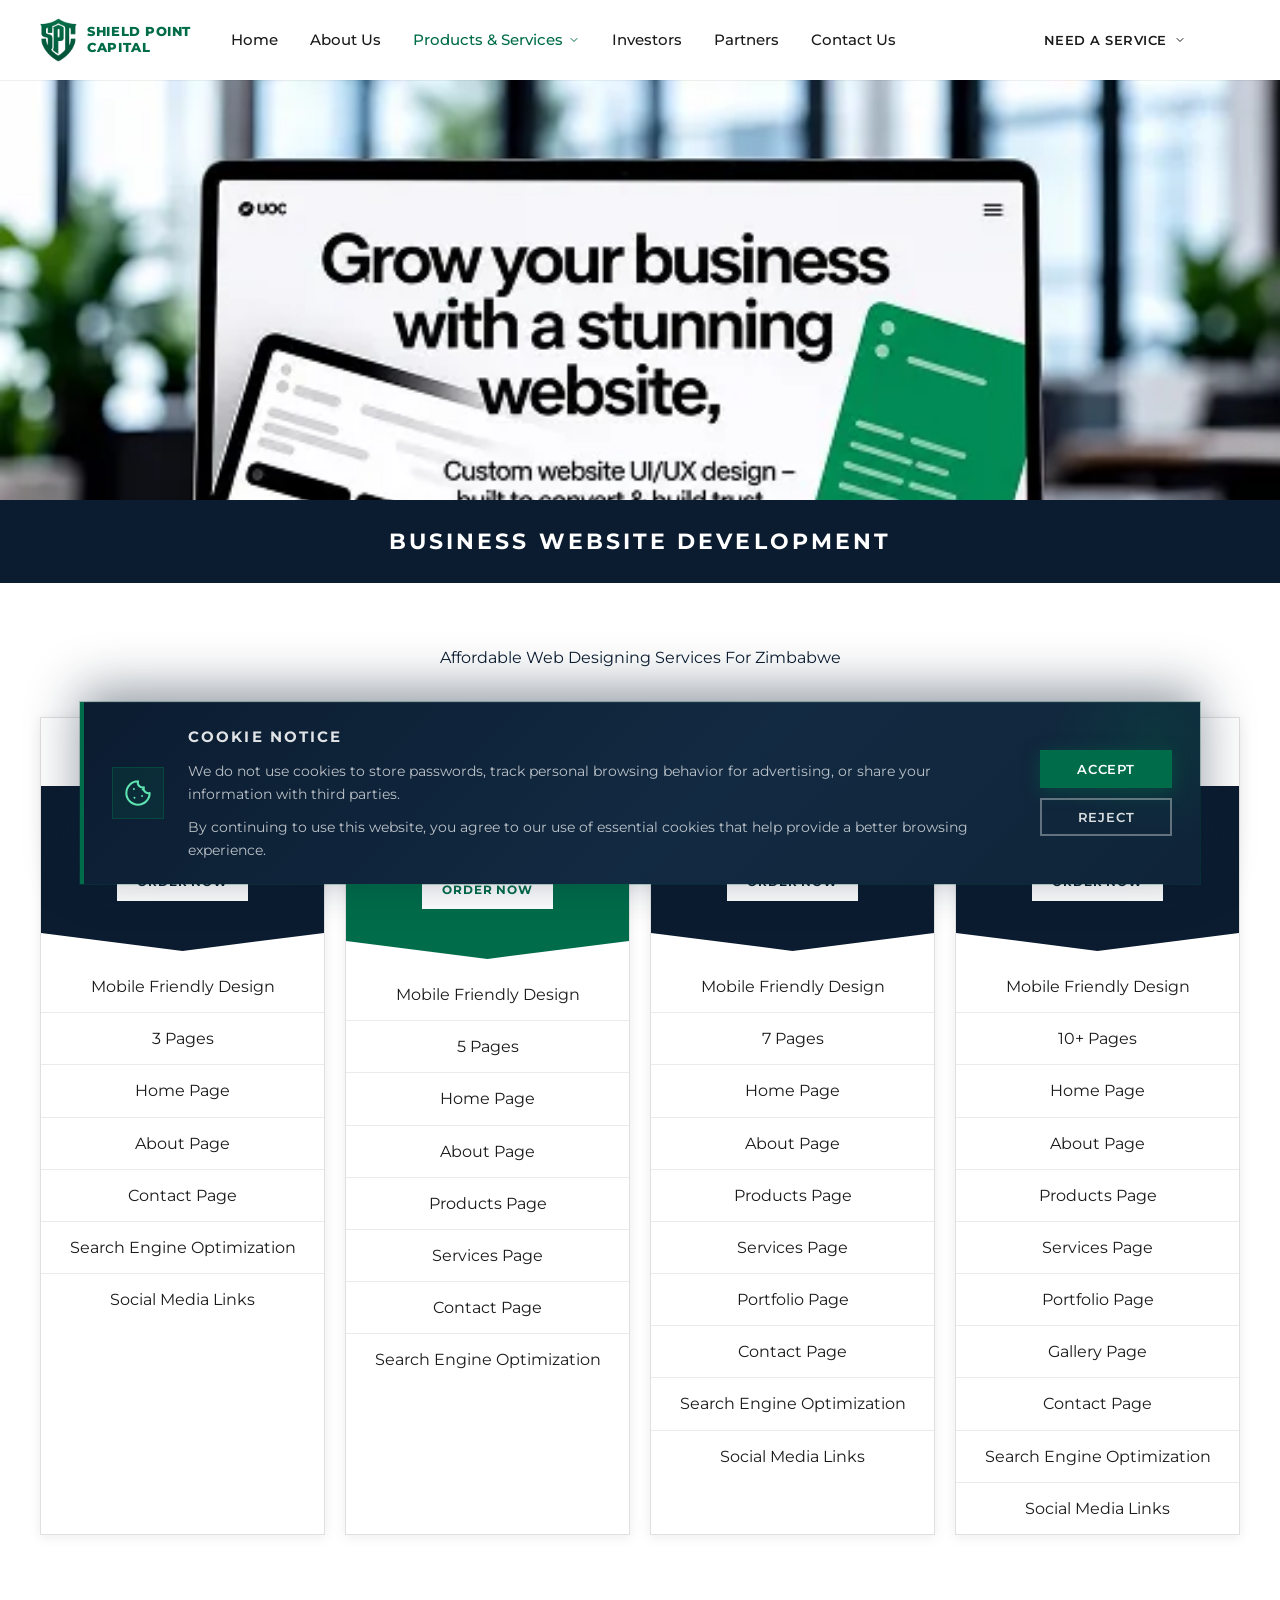
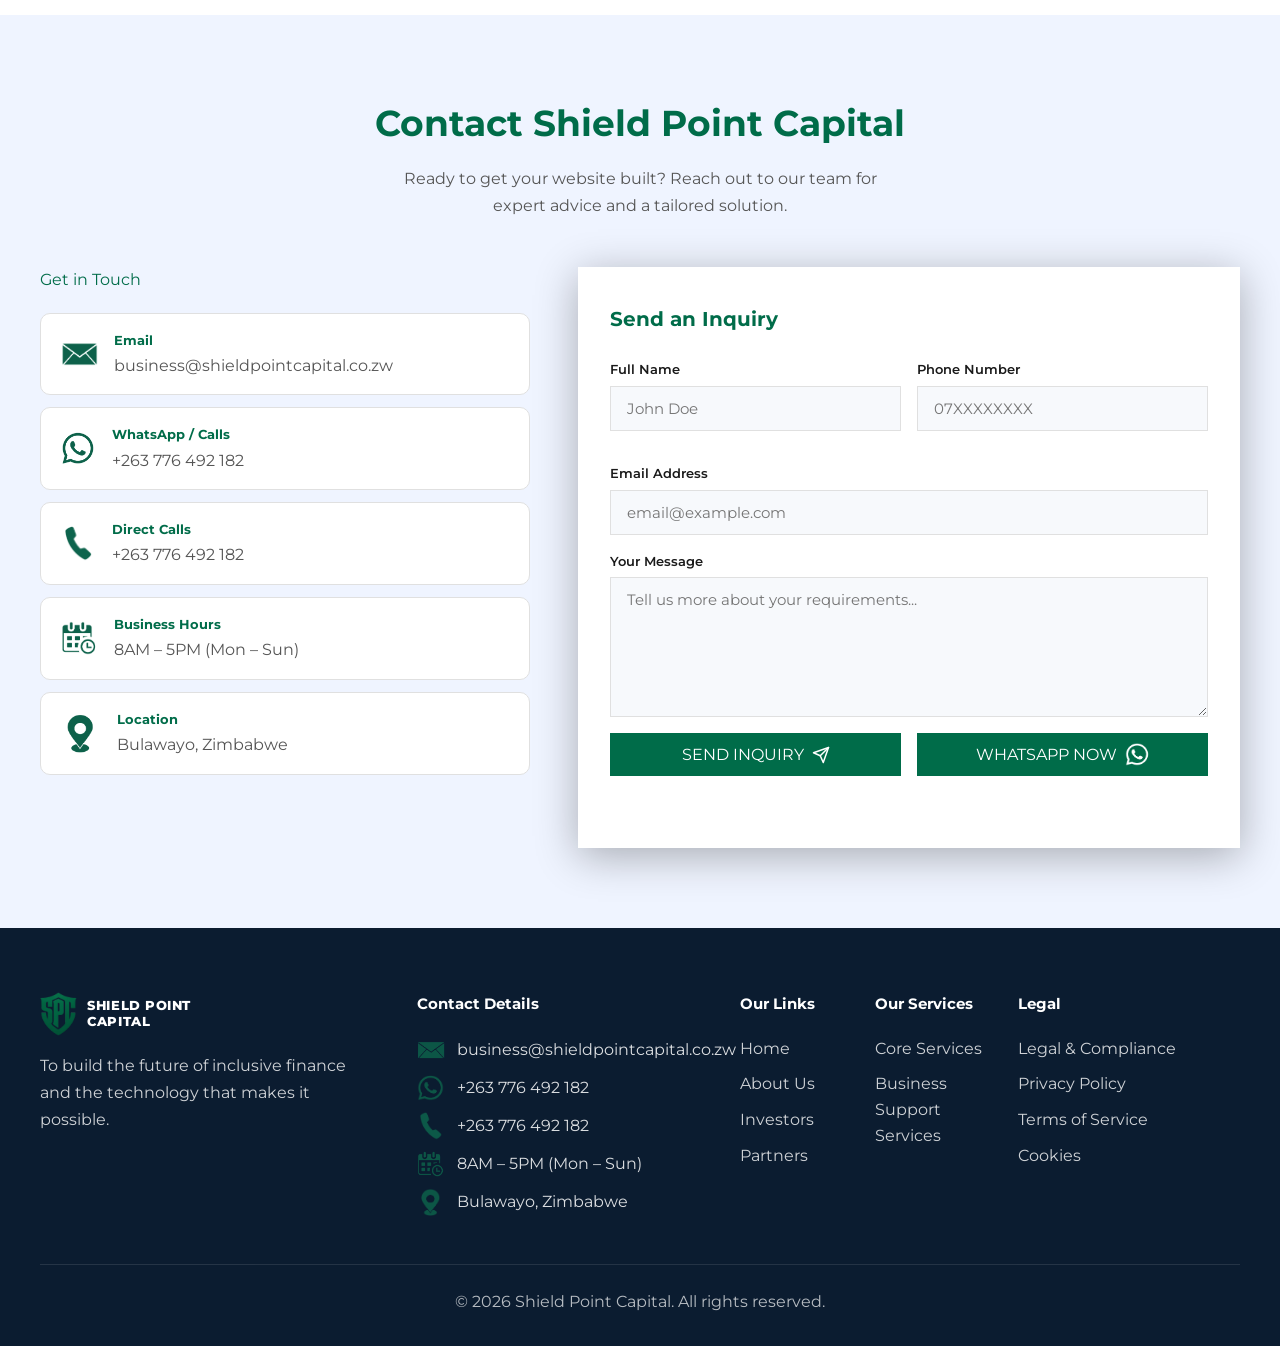
<file: web-development.html>
<!doctype html>
<html lang="en">
  <head>
    <meta charset="UTF-8" />
    <meta name="viewport" content="width=device-width, initial-scale=1.0" />
    <meta
      name="description"
      content="Shield Point Capital — Affordable web design and development packages for businesses in Zimbabwe."
    />
    <title>Web Development — Shield Point Capital</title>
    <link rel="canonical" href="https://shieldpointcapital.co.zw/web-development.html" />
    <meta name="robots" content="index, follow" />
    <meta name="author" content="Shield Point Capital (Private) Limited" />
    <meta name="theme-color" content="#006c49" />
    <meta property="og:locale" content="en_ZW" />
    <meta property="og:type" content="website" />
    <meta property="og:site_name" content="Shield Point Capital" />
    <meta property="og:title" content="Web Development — Shield Point Capital" />
    <meta
      property="og:description"
      content="Affordable web design and development packages for businesses in Zimbabwe."
    />
    <meta property="og:url" content="https://shieldpointcapital.co.zw/web-development.html" />
    <meta property="og:image" content="https://shieldpointcapital.co.zw/assets/social/og-image.png" />
    <meta property="og:image:width" content="1200" />
    <meta property="og:image:height" content="630" />
    <meta property="og:image:alt" content="Shield Point Capital — FinEra Inclusive Credit Marketplace" />
    <meta name="twitter:card" content="summary" />
    <meta name="twitter:title" content="Web Development — Shield Point Capital" />
    <meta
      name="twitter:description"
      content="Affordable web design and development packages for Zimbabwe businesses."
    />
    <meta name="twitter:image" content="https://shieldpointcapital.co.zw/assets/social/og-image.png" />
    <link rel="icon" type="image/png" href="assets/main/spclogo.png" />
    <link rel="preconnect" href="https://fonts.googleapis.com" />
    <link rel="preconnect" href="https://fonts.gstatic.com" crossorigin />
    <link
      href="https://fonts.googleapis.com/css2?family=Inter:wght@400;500;600;700;800&family=Montserrat:wght@300;400;500;600;700;800&display=swap"
      rel="stylesheet"
    />
    <link rel="stylesheet" href="css/styles.css" />
    <link rel="stylesheet" href="css/services.css" />
  </head>
  <body class="page-services page-web-development">
    <header class="site-header">
      <div class="container header-inner">
        <a href="index.html" class="logo">
          <img loading="lazy" decoding="async" src="assets/main/spclogo.png" alt="Shield Point Capital logo" />
          <span class="logo-text">SHIELD POINT<br />CAPITAL</span>
        </a>
        <nav class="main-nav" id="mainNav">
          <a href="index.html">Home</a>
          <a href="index.html#about">About Us</a>
          <div class="nav-dropdown">
            <button
              type="button"
              class="nav-dropdown-toggle active"
              aria-expanded="false"
              aria-haspopup="true"
            >
              Products &amp; Services
              <svg
                class="nav-dropdown-chevron"
                width="12"
                height="12"
                viewBox="0 0 24 24"
                aria-hidden="true"
              >
                <path
                  d="M6 9l6 6 6-6"
                  fill="none"
                  stroke="currentColor"
                  stroke-width="2"
                  stroke-linecap="round"
                  stroke-linejoin="round"
                ></path>
              </svg>
            </button>
            <ul class="nav-dropdown-menu" role="menu">
              <li role="none">
                <a href="products.html" role="menuitem">Our Products</a>
              </li>
              <li role="none">
                <a href="loan-services.html" role="menuitem">Core Services</a>
              </li>
              <li role="none">
                <a href="services.html" class="active" role="menuitem"
                  >Business Support Services</a
                >
              </li>
            </ul>
          </div>
          <a href="investors.html">Investors</a>
          <a href="partners.html">Partners</a>
          <a href="#contact">Contact Us</a>
        </nav>
        <div class="nav-dropdown header-service-dropdown">
          <button
            type="button"
            class="btn btn-green nav-dropdown-toggle"
            aria-expanded="false"
            aria-haspopup="true"
          >
            Need a Service
            <svg
              class="nav-dropdown-chevron"
              width="12"
              height="12"
              viewBox="0 0 24 24"
              aria-hidden="true"
            >
              <path
                d="M6 9l6 6 6-6"
                fill="none"
                stroke="currentColor"
                stroke-width="2"
                stroke-linecap="round"
                stroke-linejoin="round"
              ></path>
            </svg>
          </button>
          <ul class="nav-dropdown-menu" role="menu">
            <li role="none">
              <a href="web-development.html" class="active" role="menuitem"
                >Business Website Development</a
              >
            </li>
            <li role="none">
              <a href="business-plans.html" role="menuitem"
                >Business Plan Development</a
              >
            </li>
            <li role="none">
              <a href="market-research.html" role="menuitem">Market Research</a>
            </li>
          </ul>
        </div>
        <button
          class="nav-toggle"
          id="navToggle"
          aria-label="Toggle navigation"
        >
          <span></span>
          <span></span>
          <span></span>
        </button>
      </div>
    </header>

    <section class="services-hero">
      <img fetchpriority="high"
        src="assets/services/ee09b715-7318-4227-b091-4c61dda1b3be 1.webp"
        alt="Custom website development on laptop"
      />
    </section>

    <div class="services-title-banner">
      <h2>Business Website Development</h2>
    </div>

    <section class="service-pricing service-pricing--page" id="pricing">
      <div class="container">
        <h2 class="service-pricing-title">
          Affordable Web Designing Services For Zimbabwe
        </h2>
        <div class="service-pricing-grid">
          <article class="pricing-card">
            <h3 class="pricing-plan">Startup</h3>
            <div class="pricing-price-block pricing-price-block--navy">
              <div class="pricing-price">
                <span class="pricing-amount">$60</span>
                <span class="pricing-term">/Once Off</span>
              </div>
              <a
                href="#contact"
                class="pricing-order-btn"
                data-plan="Startup"
                data-service="Business Website Development"
                >Order Now</a
              >
            </div>
            <ul class="pricing-features">
              <li>Mobile Friendly Design</li>
              <li>3 Pages</li>
              <li>Home Page</li>
              <li>About Page</li>
              <li>Contact Page</li>
              <li>Search Engine Optimization</li>
              <li>Social Media Links</li>
            </ul>
          </article>

          <article class="pricing-card has-badge">
            <span class="pricing-badge">Best Seller</span>
            <h3 class="pricing-plan">Small Business</h3>
            <div class="pricing-price-block pricing-price-block--green">
              <div class="pricing-price">
                <span class="pricing-amount">$100</span>
                <span class="pricing-term">/Once Off</span>
              </div>
              <a
                href="#contact"
                class="pricing-order-btn"
                data-plan="Small Business"
                data-service="Business Website Development"
                >Order Now</a
              >
            </div>
            <ul class="pricing-features">
              <li>Mobile Friendly Design</li>
              <li>5 Pages</li>
              <li>Home Page</li>
              <li>About Page</li>
              <li>Products Page</li>
              <li>Services Page</li>
              <li>Contact Page</li>
              <li>Search Engine Optimization</li>
            </ul>
          </article>

          <article class="pricing-card">
            <h3 class="pricing-plan">Medium Business</h3>
            <div class="pricing-price-block pricing-price-block--navy">
              <div class="pricing-price">
                <span class="pricing-amount">$140</span>
                <span class="pricing-term">/Once Off</span>
              </div>
              <a
                href="#contact"
                class="pricing-order-btn"
                data-plan="Medium Business"
                data-service="Business Website Development"
                >Order Now</a
              >
            </div>
            <ul class="pricing-features">
              <li>Mobile Friendly Design</li>
              <li>7 Pages</li>
              <li>Home Page</li>
              <li>About Page</li>
              <li>Products Page</li>
              <li>Services Page</li>
              <li>Portfolio Page</li>
              <li>Contact Page</li>
              <li>Search Engine Optimization</li>
              <li>Social Media Links</li>
            </ul>
          </article>

          <article class="pricing-card">
            <h3 class="pricing-plan">Corporates</h3>
            <div class="pricing-price-block pricing-price-block--navy">
              <div class="pricing-price">
                <span class="pricing-amount">$250</span>
                <span class="pricing-term">/Once Off</span>
              </div>
              <a
                href="#contact"
                class="pricing-order-btn"
                data-plan="Corporates"
                data-service="Business Website Development"
                >Order Now</a
              >
            </div>
            <ul class="pricing-features">
              <li>Mobile Friendly Design</li>
              <li>10+ Pages</li>
              <li>Home Page</li>
              <li>About Page</li>
              <li>Products Page</li>
              <li>Services Page</li>
              <li>Portfolio Page</li>
              <li>Gallery Page</li>
              <li>Contact Page</li>
              <li>Search Engine Optimization</li>
              <li>Social Media Links</li>
            </ul>
          </article>
        </div>
      </div>
    </section>

    <section class="contact" id="contact">
      <div class="container">
        <div class="contact-header">
          <h2 class="contact-title">Contact Shield Point Capital</h2>
          <p class="contact-subtitle">
            Ready to get your website built? Reach out to our team for expert
            advice and a tailored solution.
          </p>
        </div>
        <div class="contact-grid">
          <div class="contact-info">
            <p class="contact-info-heading">Get in Touch</p>
            <ul class="contact-info-list">
              <li class="contact-info-item">
                <img loading="lazy" decoding="async"
                  src="assets/main/912841506896fdf51b089d4922dc74c3 1.png"
                  alt="Email"
                  style="width: 37px; height: 37px; object-fit: contain"
                />
                <div>
                  <h4>Email</h4>
                  <p>business@shieldpointcapital.co.zw</p>
                </div>
              </li>
              <li class="contact-info-item">
                <img loading="lazy" decoding="async"
                  src="assets/main/45e235ee05ff4c3ee3d000b9532ef587 1.png"
                  alt="WhatsApp"
                  style="width: 35px; height: 35px; object-fit: contain"
                />
                <div>
                  <h4>WhatsApp / Calls</h4>
                  <p>+263 776 492 182</p>
                </div>
              </li>
              <li class="contact-info-item">
                <img loading="lazy" decoding="async"
                  src="assets/main/8a0f18aee763cdcc20522814d6528990 1.png"
                  alt="Phone"
                  style="width: 35px; height: 35px; object-fit: contain"
                />
                <div>
                  <h4>Direct Calls</h4>
                  <p>+263 776 492 182</p>
                </div>
              </li>
              <li class="contact-info-item">
                <img loading="lazy" decoding="async"
                  src="assets/main/7eaf2c45965894defed0c8ae2a4e2140 1.png"
                  alt="Business hours"
                  style="width: 37px; height: 37px; object-fit: contain"
                />
                <div>
                  <h4>Business Hours</h4>
                  <p>8AM – 5PM (Mon – Sun)</p>
                </div>
              </li>
              <li class="contact-info-item">
                <img loading="lazy" decoding="async"
                  src="assets/main/4edcb460a940ff726549077935f57168 1.png"
                  alt="Location"
                  style="width: 40px; height: 40px; object-fit: contain"
                />
                <div>
                  <h4>Location</h4>
                  <p>Bulawayo, Zimbabwe</p>
                </div>
              </li>
            </ul>
          </div>
          <div class="contact-form-wrap">
            <h3 class="form-heading">Send an Inquiry</h3>
            <form id="servicesContactForm" novalidate>
              <div class="form-row">
                <div class="form-group">
                  <label for="firstName">Full Name</label>
                  <input
                    type="text"
                    id="firstName"
                    name="firstName"
                    placeholder="John Doe"
                    required
                    autocomplete="name"
                  />
                </div>
                <div class="form-group">
                  <label for="phone">Phone Number</label>
                  <input
                    type="tel"
                    id="phone"
                    name="phone"
                    placeholder="07XXXXXXXX"
                    autocomplete="tel"
                  />
                </div>
              </div>
              <div class="form-group">
                <label for="email">Email Address</label>
                <input
                  type="email"
                  id="email"
                  name="email"
                  placeholder="email@example.com"
                  required
                  autocomplete="email"
                />
              </div>
              <div class="form-group">
                <label for="message">Your Message</label>
                <textarea
                  id="message"
                  name="message"
                  placeholder="Tell us more about your requirements..."
                  required
                ></textarea>
              </div>
              <div class="form-buttons">
                <button type="submit" class="btn btn-green">
                  Send Inquiry
                  <svg
                    viewBox="0 0 24 24"
                    fill="none"
                    stroke="currentColor"
                    stroke-width="2"
                    stroke-linecap="round"
                    stroke-linejoin="round"
                    aria-hidden="true"
                    style="width: 18px; height: 18px"
                  >
                    <line x1="22" y1="2" x2="11" y2="13"></line>
                    <polygon points="22 2 15 22 11 13 2 9 22 2"></polygon>
                  </svg>
                </button>
                <a
                  href="https://wa.me/263776492182"
                  target="_blank"
                  class="btn btn-green"
                >
                  WhatsApp Now
                  <img loading="lazy" decoding="async"
                    src="assets/main/45e235ee05ff4c3ee3d000b9532ef587 1.png"
                    alt=""
                    style="
                      width: 25px;
                      height: 25px;
                      object-fit: contain;
                      filter: brightness(0) invert(1);
                    "
                  />
                </a>
              </div>
              <p class="form-status" id="servicesFormStatus" role="status"></p>
            </form>
          </div>
        </div>
      </div>
    </section>

    <footer class="site-footer footer-services">
      <div class="container">
        <div class="footer-grid">
          <div class="footer-brand">
            <a href="index.html" class="logo">
              <img loading="lazy" decoding="async"
                src="assets/main/spclogo.png"
                alt="Shield Point Capital logo"
              />
              <span class="logo-text">SHIELD POINT<br />CAPITAL</span>
            </a>
            <p>
              To build the future of inclusive finance and the technology that
              makes it possible.
            </p>
          </div>
          <div class="footer-col">
            <h4>Contact Details</h4>
            <ul class="footer-contact-list">
              <li>
                <img loading="lazy" decoding="async"
                  src="assets/main/912841506896fdf51b089d4922dc74c3 1.png"
                  alt=""
                />
                <span>business@shieldpointcapital.co.zw</span>
              </li>
              <li>
                <img loading="lazy" decoding="async"
                  src="assets/main/45e235ee05ff4c3ee3d000b9532ef587 1.png"
                  alt=""
                />
                <span>+263 776 492 182</span>
              </li>
              <li>
                <img loading="lazy" decoding="async"
                  src="assets/main/8a0f18aee763cdcc20522814d6528990 1.png"
                  alt=""
                />
                <span>+263 776 492 182</span>
              </li>
              <li>
                <img loading="lazy" decoding="async"
                  src="assets/main/7eaf2c45965894defed0c8ae2a4e2140 1.png"
                  alt=""
                />
                <span>8AM – 5PM (Mon – Sun)</span>
              </li>
              <li>
                <img loading="lazy" decoding="async"
                  src="assets/main/4edcb460a940ff726549077935f57168 1.png"
                  alt=""
                />
                <span>Bulawayo, Zimbabwe</span>
              </li>
            </ul>
          </div>
          <div class="footer-col footer-links-split">
            <div>
              <h4>Our Links</h4>
              <ul>
                <li><a href="index.html">Home</a></li>
                <li><a href="index.html#about">About Us</a></li>
                <li><a href="investors.html">Investors</a></li>
                <li><a href="partners.html">Partners</a></li>
              </ul>
            </div>
            <div>
              <h4>Our Services</h4>
              <ul>
                <li><a href="loan-services.html">Core Services</a></li>
                <li><a href="services.html">Business Support Services</a></li>
              </ul>
            </div>
          </div>
          <div class="footer-col">
            <h4>Legal</h4>
            <ul>
              <li><a href="#">Legal &amp; Compliance</a></li>
              <li><a href="privacy-policy.html">Privacy Policy</a></li>
              <li><a href="terms-of-service.html">Terms of Service</a></li>
              <li><a href="cookies.html">Cookies</a></li>
            </ul>
          </div>
        </div>
        <div class="footer-bottom">
          <p>&copy; 2026 Shield Point Capital. All rights reserved.</p>
        </div>
      </div>
    </footer>

    <script src="js/main.js"></script>
    <script src="js/services.js"></script>
  </body>
</html>
</file>
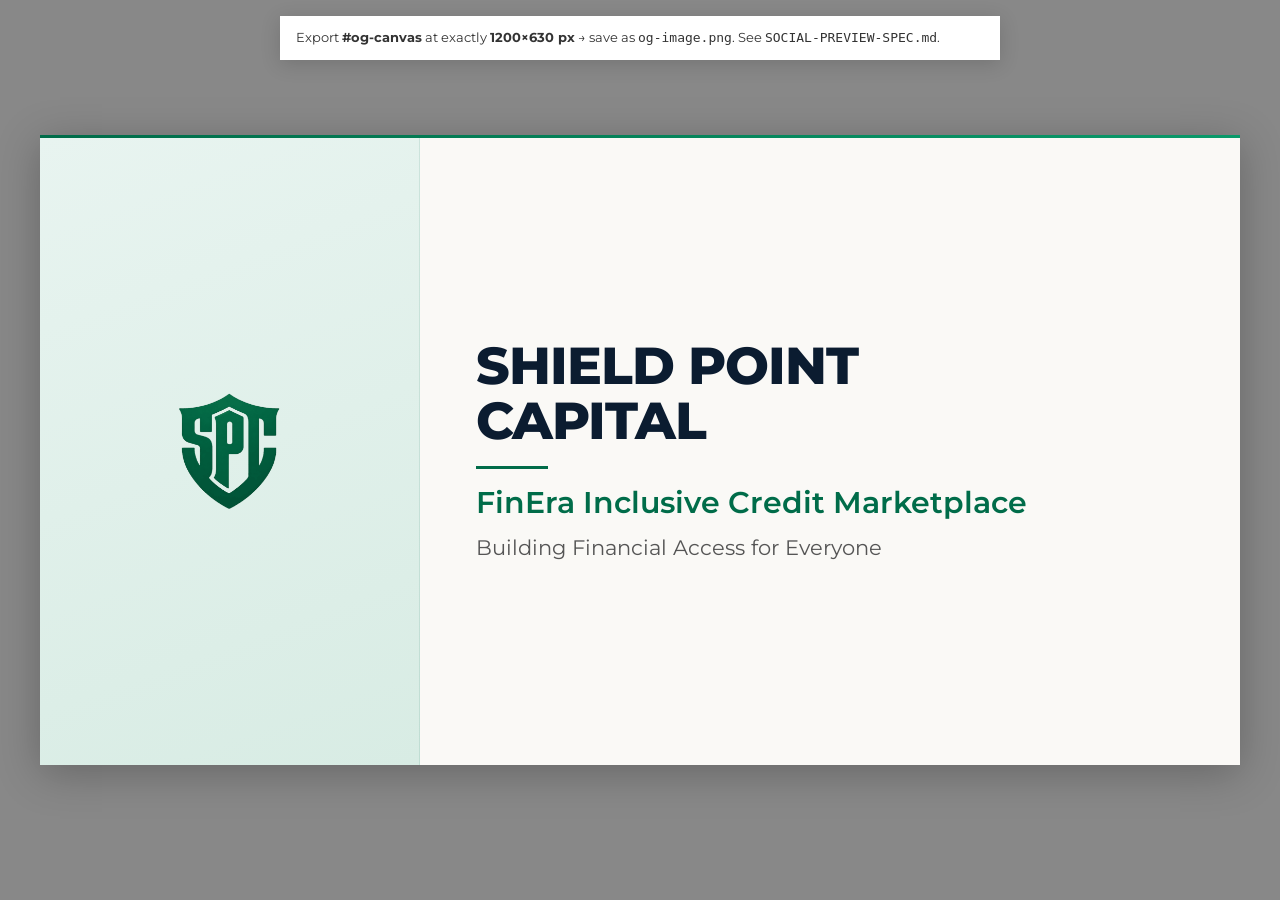
<file: assets/social/og-template.html>
<!doctype html>
<html lang="en">
  <head>
    <meta charset="UTF-8" />
    <title>SPC OG Image Template — 1200×630</title>
    <link rel="preconnect" href="https://fonts.googleapis.com" />
    <link rel="preconnect" href="https://fonts.gstatic.com" crossorigin />
    <link
      href="https://fonts.googleapis.com/css2?family=Montserrat:wght@400;500;600;700;800&display=swap"
      rel="stylesheet"
    />
    <style>
      * {
        box-sizing: border-box;
        margin: 0;
        padding: 0;
      }

      body {
        min-height: 100vh;
        display: grid;
        place-items: center;
        background: #888;
        font-family: Montserrat, system-ui, sans-serif;
        padding: 2rem;
      }

      .note {
        position: fixed;
        top: 1rem;
        left: 1rem;
        right: 1rem;
        max-width: 720px;
        margin: 0 auto;
        background: #fff;
        padding: 0.75rem 1rem;
        font-size: 13px;
        line-height: 1.5;
        color: #333;
        box-shadow: 0 4px 20px rgba(0, 0, 0, 0.15);
      }

      #og-canvas {
        width: 1200px;
        height: 630px;
        overflow: hidden;
        background: #faf9f6;
        display: flex;
        flex-direction: column;
        box-shadow: 0 8px 40px rgba(0, 0, 0, 0.25);
      }

      .accent {
        height: 3px;
        background: linear-gradient(90deg, #006c49 0%, #0a9a6a 100%);
        flex-shrink: 0;
      }

      .layout {
        flex: 1;
        display: grid;
        grid-template-columns: 380px 1fr;
      }

      .logo-panel {
        background: linear-gradient(160deg, #e8f4f0 0%, #d8ece4 100%);
        display: flex;
        align-items: center;
        justify-content: center;
        padding: 2rem;
        border-right: 1px solid rgba(0, 108, 73, 0.12);
      }

      .logo-panel img {
        width: auto;
        height: 120px;
        max-width: 260px;
        object-fit: contain;
      }

      .copy-panel {
        display: flex;
        flex-direction: column;
        justify-content: center;
        padding: 3rem 3.5rem;
        gap: 0.75rem;
      }

      .headline {
        font-size: 52px;
        font-weight: 800;
        letter-spacing: -0.02em;
        line-height: 1.05;
        color: #0b1c30;
        max-width: 720px;
      }

      .subtitle {
        font-size: 30px;
        font-weight: 600;
        line-height: 1.25;
        color: #006c49;
        max-width: 680px;
      }

      .rule {
        width: 72px;
        height: 3px;
        background: #006c49;
        margin: 0.35rem 0 0.15rem;
      }

      .tagline {
        font-size: 21px;
        font-weight: 400;
        line-height: 1.45;
        color: #555555;
        max-width: 640px;
      }
    </style>
  </head>
  <body>
    <p class="note">
      Export <strong>#og-canvas</strong> at exactly <strong>1200×630 px</strong> → save as
      <code>og-image.png</code>. See <code>SOCIAL-PREVIEW-SPEC.md</code>.
    </p>

    <div id="og-canvas" aria-label="Shield Point Capital social preview">
      <div class="accent"></div>
      <div class="layout">
        <div class="logo-panel">
          <img src="../main/spclogo.png" alt="" />
        </div>
        <div class="copy-panel">
          <h1 class="headline">SHIELD POINT<br />CAPITAL</h1>
          <div class="rule"></div>
          <p class="subtitle">FinEra Inclusive Credit Marketplace</p>
          <p class="tagline">Building Financial Access for Everyone</p>
        </div>
      </div>
    </div>
  </body>
</html>
</file>
<file: css/styles.css>
/* Shield Point Capital — Main Page Styles */

:root {
  --green: #006c49;
  --white: #ffffff;
  --navy: #0b1c30;
  --tan: #875e2c;
  --text-dark: #1a1a1a;
  --text-muted: #555555;
  --text-light: #f5f5f5;
  --border-light: #e0e0e0;
  --stat-bg: #e8f4f0;
  --shadow: 0 4px 24px rgba(0, 0, 0, 0.08);
  --radius: 0px;
  --radius-sm: 0px;
  --max-width: 1200px;
  --header-height: 80px;
  --font: "Montserrat", system-ui, -apple-system, sans-serif;
  --font-heading: "Montserrat", "Inter", system-ui, sans-serif;
}

*,
*::before,
*::after {
  box-sizing: border-box;
  margin: 0;
  padding: 0;
}

html {
  scroll-behavior: smooth;
}

body {
  font-family: var(--font);
  font-size: 16px;
  color: var(--text-dark);
  background: var(--white);
  line-height: 1.6;
  overflow-x: hidden;
}

h1,
h2,
h3,
h4,
h5,
h6,
.main-nav a,
.btn,
.logo-text,
.hero-tag,
.section-title,
.section-label,
.leader-tag,
.stat-number,
.leader-info h3,
.footer-col h4 {
  font-family: var(--font-heading);
}

img {
  max-width: 100%;
  height: auto;
  display: block;
}

a {
  color: inherit;
  text-decoration: none;
}

ul {
  list-style: none;
}

.container {
  width: min(100% - 2rem, var(--max-width));
  margin-inline: auto;
}

.section-label {
  color: var(--green);
  font-size: 0.875rem;
  font-weight: 700;
  letter-spacing: 0.12em;
  text-transform: uppercase;
  margin-bottom: 0.75rem;
}

.section-title {
  color: var(--green);
  font-size: 1.75rem;
  font-weight: 700;
  text-align: center;
  margin-bottom: 2.5rem;
}

.btn {
  display: inline-flex;
  align-items: center;
  justify-content: center;
  gap: 0.5rem;
  padding: 0.4rem 1.5rem;
  border-radius: 0px;
  font-family: var(--font-heading);
  font-size: 16px;
  font-weight: 400;
  text-transform: uppercase;
  letter-spacing: normal;
  border: 2px solid transparent;
  cursor: pointer;
  transition:
    opacity 0.2s,
    transform 0.2s;
}

.btn:hover {
  opacity: 0.92;
  transform: translateY(-1px);
}

.btn-green {
  background: var(--green);
  color: var(--white);
}

.btn-navy {
  background: var(--navy);
  color: var(--white);
}

.btn-outline {
  background: transparent;
  color: var(--white);
  border-color: var(--white);
}

/* Header */
.site-header {
  position: fixed;
  top: 0;
  left: 0;
  right: 0;
  z-index: 1000;
  background: var(--white);
  box-shadow: 0 1px 0 rgba(0, 0, 0, 0.06);
  height: var(--header-height);
  overflow: visible;
}

.header-inner {
  display: flex;
  align-items: center;
  justify-content: flex-start;
  height: var(--header-height);
  gap: 0;
}

.header-actions {
  display: flex;
  align-items: center;
  gap: 0.65rem;
  flex-shrink: 0;
  margin-left: auto;
}

.header-actions .btn,
.header-inner > .btn-green:not(.nav-dropdown-toggle) {
  font-size: 0.75rem;
  padding: 0.4rem 0.875rem;
  white-space: nowrap;
}

@media (min-width: 769px) {
  .header-service-dropdown {
    margin-left: auto;
    margin-right: 54px;
    flex-shrink: 0;
  }

  .page-home .header-actions {
    transform: translateX(18px);
  }
}

.header-inner > .btn-green:not(.nav-dropdown-toggle) {
  margin-left: auto;
  flex-shrink: 0;
}

.logo {
  display: flex;
  align-items: center;
  gap: 0.625rem;
  flex-shrink: 0;
  margin-right: 2.5rem;
}

.logo img {
  height: 44px;
  width: auto;
  max-width: 140px;
  object-fit: contain;
}

.logo-text {
  font-size: 0.8125rem;
  font-weight: 800;
  letter-spacing: 0.04em;
  line-height: 1.2;
  font-family: montserrat;
  color: #006c49;
}

.main-nav {
  display: flex;
  align-items: center;
  gap: 2rem;
  flex-shrink: 0;
}

.main-nav a {
  font-size: 0.9375rem;
  font-weight: 500;
  color: var(--text-dark);
  transition: color 0.2s;
}

.main-nav a:hover {
  color: var(--green);
}

.nav-dropdown {
  position: relative;
}

.nav-dropdown-toggle {
  display: inline-flex;
  align-items: center;
  gap: 0.35rem;
  background: none;
  border: none;
  font-family: inherit;
  font-size: 0.9375rem;
  font-weight: 500;
  color: var(--text-dark);
  cursor: pointer;
  padding: 0;
  transition: color 0.2s;
}

.nav-dropdown-toggle:hover,
.nav-dropdown.open .nav-dropdown-toggle,
.nav-dropdown-toggle.active {
  color: var(--green);
}

.nav-dropdown-chevron {
  transition: transform 0.2s;
}

.nav-dropdown.open .nav-dropdown-chevron {
  transform: rotate(180deg);
}

.nav-dropdown-menu {
  position: absolute;
  top: calc(100% + 0.75rem);
  left: 50%;
  transform: translateX(-50%) translateY(0.5rem);
  min-width: 190px;
  background: var(--white);
  box-shadow: 0 8px 24px rgba(0, 0, 0, 0.12);
  border: 1px solid var(--border-light);
  opacity: 0;
  visibility: hidden;
  pointer-events: none;
  transition:
    opacity 0.2s,
    transform 0.2s,
    visibility 0.2s;
  z-index: 1001;
  padding: 0.5rem 0;
}

.nav-dropdown-menu li {
  list-style: none;
}

.nav-dropdown-menu a {
  display: block;
  padding: 0.625rem 1.25rem;
  font-size: 0.875rem;
  font-weight: 500;
  color: var(--text-dark);
  white-space: nowrap;
  transition:
    background 0.2s,
    color 0.2s;
}

.nav-dropdown-menu a:hover,
.nav-dropdown-menu a.active {
  background: rgba(0, 108, 73, 0.08);
  color: var(--green);
}

/* Header CTA — Need a Service dropdown */
.header-service-dropdown {
  position: relative;
  flex-shrink: 0;
}

.header-service-dropdown .nav-dropdown-toggle {
  font-size: 0.8125rem;
  font-weight: 600;
  letter-spacing: 0.04em;
  gap: 0.45rem;
}

.header-service-dropdown .nav-dropdown-toggle:hover,
.header-service-dropdown.open .nav-dropdown-toggle {
  color: var(--white);
  opacity: 0.92;
}

.header-service-dropdown .nav-dropdown-menu {
  left: auto;
  right: 0;
  transform: translateX(0) translateY(0.5rem);
  min-width: 400px;
  background: var(--white);
  border: 1px solid var(--border-light);
  box-shadow: 0 12px 32px rgba(11, 28, 48, 0.14);
  padding: 0.65rem 0;
}

.header-service-dropdown .nav-dropdown-menu a {
  white-space: normal;
  line-height: 1.5;
  padding: 1.125rem 1.75rem;
  font-size: 1.0625rem;
  color: var(--navy);
}

.header-service-dropdown .nav-dropdown-menu a:hover {
  background: #f3f6f4;
  color: var(--green);
}

.header-service-dropdown.open .nav-dropdown-menu {
  opacity: 1;
  visibility: visible;
  pointer-events: auto;
  transform: translateX(0) translateY(0);
}

@media (min-width: 769px) {
  .header-service-dropdown:hover .nav-dropdown-menu,
  .header-service-dropdown:focus-within .nav-dropdown-menu {
    transform: translateX(0) translateY(0);
  }

  .nav-dropdown:hover .nav-dropdown-chevron,
  .nav-dropdown:focus-within .nav-dropdown-chevron {
    transform: rotate(180deg);
  }

  .nav-dropdown:hover .nav-dropdown-menu,
  .nav-dropdown:focus-within .nav-dropdown-menu {
    opacity: 1;
    visibility: visible;
    pointer-events: auto;
    transform: translateX(-50%) translateY(0);
  }
}

.nav-toggle {
  display: none;
  flex-direction: column;
  gap: 5px;
  background: none;
  border: none;
  cursor: pointer;
  padding: 0.5rem;
  z-index: 1001;
}

.mobile-nav-header,
.mobile-nav-backdrop {
  display: none;
}

body.mobile-nav-open {
  overflow: hidden;
}

.nav-toggle span {
  display: block;
  width: 24px;
  height: 2px;
  background: var(--text-dark);
  transition:
    transform 0.3s,
    opacity 0.3s;
}

.nav-toggle.active span:nth-child(1) {
  transform: translateY(7px) rotate(45deg);
}

.nav-toggle.active span:nth-child(2) {
  opacity: 0;
}

.nav-toggle.active span:nth-child(3) {
  transform: translateY(-7px) rotate(-45deg);
}

/* ============================================================
   HERO — Premium Fintech Layout
   ============================================================ */

.hero {
  position: relative;
  height: 100vh;
  min-height: 720px;
  overflow: hidden;
}

.hero-bg {
  position: absolute;
  inset: 0;
  background-size: cover;
  background-position: center top;
  background-repeat: no-repeat;
  z-index: 0;
}

.hero-overlay {
  position: absolute;
  inset: 0;
  background: linear-gradient(
    105deg,
    rgba(0, 0, 0, 0.62) 0%,
    rgba(0, 0, 0, 0.48) 20%,
    rgba(0, 0, 0, 0.25) 35%,
    rgba(0, 0, 0, 0.12) 100%
  );
  z-index: 1;
}

.hero-inner {
  position: relative;
  z-index: 2;
  max-width: 1440px;
  margin: 0 auto;
  padding: 0 40px;
  height: 100%;
  display: flex;
  align-items: center;
}

/* ---- Left Column ---- */
.hero-left {
  width: 55%;
  flex-shrink: 0;
  padding-top: var(--header-height);
  padding-right: 2rem;
}

.hero-badge {
  display: inline-block;
  background: #006c49;
  color: #ffffff;
  font-family: "Montserrat", sans-serif;
  font-size: 12px;
  font-weight: 600;
  letter-spacing: 2px;
  text-transform: uppercase;
  padding: 8px 18px;
  border-radius: 0;
  margin-bottom: 24px;
}

.hero-heading {
  color: #ffffff;
  font-family: "Montserrat", sans-serif;
  font-size: 58px;
  font-weight: 600;
  line-height: 1.05;
  letter-spacing: -0.5px;
  max-width: 650px;
  margin-bottom: 12px;
}

.hero-subtext {
  color: rgba(255, 255, 255, 0.88);
  font-family: "Montserrat", sans-serif;
  font-size: 22px;
  font-weight: 400;
  line-height: 120%;
  max-width: 565px;
  margin-bottom: 42px;
}

.hero-cta {
  display: flex;
  align-items: center;
  gap: 20px;
  flex-wrap: wrap;
}

.btn-hero-primary {
  display: inline-flex;
  align-items: center;
  background: #006c49;
  color: #ffffff;
  border: none;
  padding: 0.8rem 1.5rem;
  border-radius: 0;
  font-family: var(--font-heading);
  font-size: 16px;
  font-weight: 400;
  letter-spacing: normal;
  cursor: pointer;
  text-transform: uppercase;
  transition: all 0.3s ease;
  white-space: nowrap;
}

.btn-hero-primary:hover {
  transform: scale(1.03);
}

.btn-hero-secondary {
  display: inline-flex;
  align-items: center;
  background: transparent;
  border-radius: 0;
  border: 1px solid #006c49;
  color: #ffffff;
  padding: 0.7rem 1.5rem;
  font-family: var(--font-heading);
  font-size: 16px;
  font-weight: 400;
  letter-spacing: normal;
  text-decoration: none;
  text-transform: uppercase;
  transition: all 0.3s ease;
  white-space: nowrap;
  opacity: 0.92;
}

.btn-hero-secondary:hover {
  opacity: 1;
  letter-spacing: 0.02em;
}

/* ---- Right Column ---- */
.hero-right {
  width: 45%;
  position: relative;
  height: 100%;
  flex-shrink: 0;
}

/* Foreground woman PNG cutout */
.hero-woman {
  position: absolute;
  right: 55px;
  bottom: -80px;
  height: 115vh;
  max-height: 1150px;
  width: auto;
  object-fit: contain;
  object-position: bottom;
  z-index: 5;
  pointer-events: none;
  user-select: none;
}

/* ---- Float Animation ---- */
@keyframes float {
  0% {
    transform: translateY(0px);
  }
  50% {
    transform: translateY(-10px);
  }
  100% {
    transform: translateY(0px);
  }
}

/* Card 6: Loan Offers — left of woman, mid-height */
.fcard--6 {
  top: 440px;
  right: 415px;
  width: 215px;
  animation-delay: 3.2s;
}

/* ---- Card Component Parts ---- */
.fcard-header {
  display: flex;
  align-items: center;
  gap: 10px;
  margin-bottom: 8px;
}

.fcard-icon-shield {
  width: 34px;
  height: 34px;
  background: rgba(0, 108, 73, 0.1);
  border-radius: 0;
  display: flex;
  align-items: center;
  justify-content: center;
  flex-shrink: 0;
}

.fcard-label {
  font-size: 12px;
  font-weight: 700;
  color: #1a1a1a;
  line-height: 1.3;
}

.fcard-label--sm {
  font-size: 11px;
}

.fcard-green-sub {
  font-size: 11px;
  font-weight: 600;
  color: #006c49;
  margin-top: 2px;
}

/* Credit score graph */
.score-graph {
  width: 100%;
  height: 44px;
  display: block;
  margin: 6px 0 8px;
}

.score-row {
  display: flex;
  align-items: center;
  gap: 10px;
}

.score-num {
  font-size: 30px;
  font-weight: 800;
  color: #111;
  line-height: 1;
  font-family: "Montserrat", sans-serif;
}

.score-badge-label {
  font-size: 11px;
  font-weight: 700;
  background: rgba(0, 108, 73, 0.12);
  color: #006c49;
  padding: 3px 12px;
  border-radius: 20px;
}

/* Card 2 — Funding Successful */
.fcard-check-circle {
  width: 30px;
  height: 30px;
  background: #006c49;
  border-radius: 50%;
  display: flex;
  align-items: center;
  justify-content: center;
  margin-bottom: 8px;
}

.fcard-amount {
  font-size: 22px;
  font-weight: 800;
  color: #006c49;
  margin: 5px 0 4px;
  font-family: "Montserrat", sans-serif;
}

.fcard-desc {
  font-size: 11px;
  color: #666;
  line-height: 1.55;
  margin-top: 3px;
}

/* Card 3 — Loan Approved */
.fcard-emoji-row {
  display: flex;
  align-items: center;
  gap: 8px;
  margin-bottom: 6px;
}

.fcard-emoji-icon {
  font-size: 18px;
  line-height: 1;
}

/* Card 4 — Application Submitted */
.fcard-row-icon {
  display: flex;
  align-items: center;
  gap: 8px;
  margin-bottom: 6px;
}

.fcard-check-sm {
  width: 22px;
  height: 22px;
  background: #006c49;
  border-radius: 50%;
  display: flex;
  align-items: center;
  justify-content: center;
  flex-shrink: 0;
}

/* Card 5 — Personalized Solutions */
.fcard-person-row {
  display: flex;
  align-items: center;
  gap: 10px;
  margin-bottom: 6px;
}

.fcard-person-icon {
  width: 32px;
  height: 32px;
  background: rgba(0, 108, 73, 0.1);
  border-radius: 50%;
  display: flex;
  align-items: center;
  justify-content: center;
  flex-shrink: 0;
}

/* Card link button */
.fcard-link {
  display: inline-block;
  margin-top: 10px;
  font-size: 11px;
  font-weight: 700;
  color: #006c49;
  text-decoration: none;
  padding-bottom: 1px;
  border-bottom: 1px solid rgba(0, 108, 73, 0.3);
  transition:
    color 0.2s,
    border-color 0.2s;
  font-family: "Montserrat", sans-serif;
}

.fcard-link:hover {
  color: #004d34;
  border-color: #004d34;
}

/* Card 6 — Loan Offers */
.loan-list {
  display: flex;
  flex-direction: column;
  gap: 8px;
  margin-top: 4px;
}

.loan-item {
  display: flex;
  align-items: center;
  gap: 8px;
  padding: 4px 0;
  border-bottom: 1px solid rgba(0, 0, 0, 0.05);
}

.loan-item:last-child {
  border-bottom: none;
}

.bank-dot {
  width: 8px;
  height: 8px;
  border-radius: 50%;
  flex-shrink: 0;
}

.bank-dot--a {
  background: #006c49;
}
.bank-dot--b {
  background: #2a9d6f;
}
.bank-dot--c {
  background: #52b788;
}

.bank-name {
  font-size: 11px;
  color: #333;
  font-weight: 500;
  flex: 1;
}

.bank-val {
  font-size: 11px;
  font-weight: 700;
  color: #006c49;
}

/* Info sections */
.info-section {
  padding: 3rem 0;
  background: #eff4ff;
}

.info-section--white {
  background: #ffffff;
}

.info-grid {
  display: grid;
  grid-template-columns: 1fr 1fr;
  gap: 3rem;
  align-items: stretch;
}

.info-grid.reverse .info-image {
  order: 2;
}

.info-grid.reverse .info-text {
  order: 1;
}

.info-image {
  position: relative;
  min-height: 280px;
}

.info-image img {
  position: absolute;
  inset: 0;
  width: 100%;
  height: 100%;
  object-fit: cover;
  border-radius: var(--radius);
  box-shadow: var(--shadow);
  transition:
    transform 0.3s,
    box-shadow 0.3s;
}

.info-image img:hover {
  transform: scale(1.02);
  box-shadow: 0 16px 40px rgba(0, 0, 0, 0.15);
}

.info-text h2 {
  color: var(--green);
  font-size: 1.75rem;
  font-weight: 700;
  letter-spacing: 0.06em;
  margin-bottom: 1.25rem;
}

.info-text p {
  color: var(--text-muted);
  font-size: 1rem;
  line-height: 1.75;
  margin-bottom: 1.5rem;
}

.info-text p:last-child {
  margin-bottom: 0;
}

/* Core Values */
.core-values {
  padding: 5rem 0;
  background: #fafafa;
}

.values-grid {
  display: grid;
  grid-template-columns: repeat(3, 1fr);
  gap: 1.5rem;
}

.value-card {
  border-radius: var(--radius);
  padding: 2rem 1.75rem;
  color: var(--white);
  min-height: 220px;
  display: flex;
  flex-direction: column;
  gap: 1rem;
  transition:
    transform 0.25s,
    box-shadow 0.25s;
}

.value-card:hover {
  transform: scale(1.03);
  box-shadow: 0 12px 32px rgba(0, 0, 0, 0.18);
}

.value-card.green {
  background: var(--green);
}

.value-card.navy {
  background: var(--navy);
}

.value-card.tan {
  background: var(--tan);
}

.value-card img {
  width: 90px;
  height: 90px;
  object-fit: contain;
  align-self: center;
}

.value-card h3 {
  font-size: 1.125rem;
  font-weight: 700;
  color: #0b1c30;
  text-align: center;
}

.value-card p {
  font-size: 14px;
  font-weight: 300;
  opacity: 0.92;
  line-height: 1.6;
  text-align: center;
}

/* Partners (kept for other pages) */
.partners {
  background: var(--green);
  padding: 3.5rem 0;
  text-align: center;
}

.partners .section-title {
  color: var(--white);
  margin-bottom: 2rem;
}

.partners-grid {
  display: flex;
  justify-content: center;
  align-items: flex-start;
  gap: 3rem;
  flex-wrap: wrap;
}

.partner-item {
  display: flex;
  flex-direction: column;
  align-items: center;
  gap: 0.75rem;
  color: var(--white);
}

.partner-item img {
  width: 56px;
  height: 56px;
  object-fit: contain;
  filter: brightness(0) invert(1);
}

.partner-item span {
  font-size: 0.875rem;
  font-weight: 500;
}

/* Products Section */
.products-section {
  padding: 5rem 0;
}

.products-grid {
  display: grid;
  grid-template-columns: repeat(3, 1fr);
  gap: 1.5rem;
}

.products-grid--single {
  grid-template-columns: minmax(0, 520px);
  justify-content: center;
}

.product-card {
  background: var(--white);
  border: 1px solid var(--border-light);
  border-radius: var(--radius);
  padding: 0 0 2rem;
  text-align: center;
  overflow: hidden;
  transition:
    box-shadow 0.2s,
    transform 0.2s;
}

.product-card-image {
  margin-bottom: 1.5rem;
}

.product-card-image img {
  width: 100%;
  aspect-ratio: 16 / 10;
  object-fit: cover;
  display: block;
}

.product-card h4,
.product-card p {
  padding-inline: 2rem;
}

.product-status {
  display: inline-block;
  background: var(--navy);
  color: var(--white);
  font-size: 0.75rem;
  font-weight: 700;
  letter-spacing: 0.06em;
  text-transform: uppercase;
  padding: 0.35rem 0.875rem;
  margin-bottom: 1rem;
}

.product-card:hover {
  box-shadow: var(--shadow);
  transform: translateY(-2px);
}

.product-icon {
  width: 80px;
  height: 80px;
  border-radius: 50%;
  background: var(--stat-bg);
  display: flex;
  align-items: center;
  justify-content: center;
  margin: 0 auto 1.25rem;
}

.product-icon img {
  width: 44px;
  height: 44px;
  object-fit: contain;
}

.product-card h4 {
  font-size: 1.125rem;
  font-weight: 700;
  color: var(--text-dark);
  margin-bottom: 0.75rem;
}

.product-card p {
  font-size: 0.9375rem;
  color: var(--text-muted);
  line-height: 1.65;
}

/* Targeted Market */
.targeted-market {
  background: var(--green);
  padding: 5rem 0;
  text-align: center;
}

.targeted-market .section-title {
  color: var(--white);
  margin-bottom: 2.5rem;
  font-weight: 600;
}

.target-grid {
  display: flex;
  justify-content: center;
  align-items: flex-start;
  gap: 4rem;
  flex-wrap: wrap;
}

.target-item {
  display: flex;
  flex-direction: column;
  align-items: center;
  gap: 1rem;
  min-width: 160px;
}

.target-icon {
  display: flex;
  align-items: center;
  justify-content: center;
  background: var(--white);
  border-radius: 16px;
  padding: 1.5rem 2rem;
  box-shadow: 0 4px 20px rgba(0, 0, 0, 0.08);
  transition:
    transform 0.25s,
    box-shadow 0.25s;
}

.target-icon:hover {
  transform: translateY(-4px);
  box-shadow: 0 8px 28px rgba(0, 0, 0, 0.14);
}

.target-icon img {
  width: 30px;
  height: 30px;
  object-fit: contain;
}

.target-item span {
  font-size: 18px;
  font-weight: 600;
  color: #0b1c30;
  line-height: 1.4;
  text-align: center;
}

/* Company Overview */
.statistics {
  padding: 5rem 0;
  background: #f4f8fb;
}

.overview-grid {
  display: grid;
  grid-template-columns: repeat(4, 1fr);
  gap: 1.25rem;
  margin-bottom: 2rem;
}

.overview-card {
  background: var(--white);
  border: 2.5px solid var(--green);
  border-radius: 0;
  padding: 1.5rem 1.2rem;
  display: flex;
  flex-direction: column;
  gap: 0.5rem;
  transition: box-shadow 0.2s;
}

.overview-card:hover {
  box-shadow: 0 6px 24px rgba(0, 100, 60, 0.1);
}

.overview-card img {
  width: 40px;
  height: 40px;
  object-fit: contain;
  margin-bottom: 0.25rem;
}

.overview-card h4 {
  font-size: 1rem;
  font-weight: 700;
  color: var(--green);
}

.overview-card p {
  font-size: 0.875rem;
  color: var(--text-muted);
  line-height: 1.5;
}

.overview-link {
  font-size: 0.8rem;
  font-weight: 600;
  color: var(--green);
  text-decoration: underline;
  margin-top: 0.25rem;
  align-self: flex-start;
}

.milestones-section {
  padding: 5rem 0;
}

.milestones-row {
  display: grid;
  grid-template-columns: repeat(4, 1fr);
  gap: 1.25rem;
  margin-top: 1rem;
}

.milestone-item {
  display: flex;
  flex-direction: column;
  align-items: center;
  gap: 1rem;
}

.milestone-number {
  background: var(--green);
  color: var(--white);
  font-size: 0.9rem;
  font-weight: 700;
  width: 70px;
  height: 60px;
  border-radius: 0;
  display: flex;
  align-items: center;
  justify-content: center;
  flex-shrink: 0;
  box-shadow:
    inset 0 0 0 8px #ffffff,
    0 0px 4px rgba(0, 0, 0, 0.25);
}

.milestone-text {
  background: var(--white);
  border-radius: var(--radius-sm);
  padding: 1.25rem 1rem;
  font-size: 14px;
  color: var(--text-dark);
  line-height: 1.6;
  text-align: center;
  width: 100%;
  box-shadow:
    inset 0 0 0 1px #c6c6cd,
    0 4px 4px rgba(0, 0, 0, 0.25);
}

/* Leadership */
.leadership {
  padding: 5rem 0;
  background: #fafafa;
}

.leaders-grid {
  display: grid;
  grid-template-columns: repeat(4, 1fr);
  gap: 2rem;
}

.leader-card {
  display: flex;
  flex-direction: column;
  background: var(--white);
  border-radius: var(--radius);
  overflow: hidden;
  box-shadow: var(--shadow);
}

.leader-photo {
  position: relative;
  aspect-ratio: 3 / 4;
  overflow: hidden;
  flex-shrink: 0;
}

.leader-photo img {
  width: 100%;
  height: 100%;
  object-fit: cover;
}

.leader-photo img.leader-img-president {
  transform: scale(2) translateY(20%);
  object-position: center top;
}

.leader-photo img.leader-img-coo {
  transform: scale(1.5) translateY(-7%);
  object-position: center top;
}

.leader-photo img.leader-img-cto {
  transform: scale(1.5) translateY(6%);
  object-position: center center;
}

.leader-tag {
  position: absolute;
  bottom: 1rem;
  left: 1rem;
  background: var(--green);
  color: var(--white);
  font-size: 0.6875rem;
  font-weight: 700;
  letter-spacing: 0.08em;
  text-transform: uppercase;
  padding: 0.3rem 0.625rem;
  border-radius: 0;
}

.leader-info {
  display: flex;
  flex-direction: column;
  flex: 1;
  padding: 1.25rem 1.5rem 1.5rem;
}

.leader-info h3 {
  font-size: 1.125rem;
  font-weight: 700;
  margin-bottom: 0.25rem;
}

.leader-info p {
  font-size: 0.875rem;
  color: var(--text-muted);
  margin-bottom: 1rem;
}

.leader-read-more {
  display: inline-block;
  align-self: flex-start;
  margin-top: auto;
  padding: 0;
  border: none;
  background: none;
  font-family: inherit;
  font-size: 0.8125rem;
  font-weight: 600;
  color: var(--green);
  cursor: pointer;
  text-decoration: underline;
  text-underline-offset: 0.15em;
}

.leader-read-more:hover {
  color: var(--navy);
}

.management-strengths {
  margin-top: 3rem;
  padding: 2rem 2.5rem;
  background: var(--white);
  border-radius: var(--radius);
  box-shadow: var(--shadow);
  max-width: 720px;
  margin-inline: auto;
}

.management-strengths h3 {
  font-size: 1.125rem;
  font-weight: 700;
  margin-bottom: 0.5rem;
}

.management-strengths > p {
  font-size: 0.875rem;
  color: var(--text-muted);
  margin-bottom: 0.75rem;
}

.management-strengths ul {
  list-style: none;
  padding: 0;
  margin: 0;
  display: grid;
  grid-template-columns: repeat(2, 1fr);
  gap: 0.35rem 1.5rem;
}

.management-strengths li {
  position: relative;
  padding-left: 1rem;
  font-size: 0.8125rem;
  color: var(--text-muted);
  line-height: 1.5;
}

.management-strengths li::before {
  content: "•";
  position: absolute;
  left: 0;
  color: var(--green);
  font-weight: 700;
}

.leader-modal {
  position: fixed;
  inset: 0;
  z-index: 1100;
  display: flex;
  align-items: center;
  justify-content: center;
  padding: 1.25rem;
  opacity: 0;
  transition: opacity 0.25s ease;
}

.leader-modal.leader-modal--visible {
  opacity: 1;
}

.leader-modal[hidden] {
  display: none;
}

.leader-modal-backdrop {
  position: absolute;
  inset: 0;
  background: rgba(11, 28, 48, 0.62);
  backdrop-filter: blur(4px);
}

.leader-modal-panel {
  position: relative;
  width: min(100%, 540px);
  max-height: min(88vh, 680px);
  overflow: hidden;
  display: flex;
  flex-direction: column;
  background: var(--white);
  border-radius: 2px;
  box-shadow:
    0 24px 64px rgba(11, 28, 48, 0.22),
    0 0 0 1px rgba(0, 108, 73, 0.08);
  transform: translateY(12px) scale(0.98);
  transition: transform 0.28s cubic-bezier(0.22, 1, 0.36, 1);
}

.leader-modal.leader-modal--visible .leader-modal-panel {
  transform: translateY(0) scale(1);
}

.leader-modal-accent {
  height: 3px;
  background: linear-gradient(90deg, var(--green) 0%, #0a9a6a 100%);
  flex-shrink: 0;
}

.leader-modal-hero {
  position: relative;
  height: 140px;
  overflow: hidden;
  flex-shrink: 0;
}

.leader-modal-hero[hidden] {
  display: none;
}

.leader-modal-photo {
  width: 100%;
  height: 100%;
  object-fit: cover;
  object-position: center top;
}

.leader-modal-hero-overlay {
  position: absolute;
  inset: 0;
  background: linear-gradient(
    180deg,
    rgba(11, 28, 48, 0.05) 0%,
    rgba(11, 28, 48, 0.45) 100%
  );
}

.leader-modal-content {
  overflow-y: auto;
  padding: 1.75rem 1.75rem 1.5rem;
}

.leader-modal-close {
  position: absolute;
  top: 0.875rem;
  right: 0.875rem;
  z-index: 2;
  width: 2.25rem;
  height: 2.25rem;
  border: none;
  border-radius: 50%;
  background: rgba(255, 255, 255, 0.92);
  font-size: 1.375rem;
  line-height: 1;
  color: var(--navy);
  cursor: pointer;
  box-shadow: 0 2px 8px rgba(0, 0, 0, 0.12);
  transition:
    background 0.2s ease,
    color 0.2s ease;
}

.leader-modal-close:hover {
  background: var(--white);
  color: var(--green);
}

.leader-modal-header h3 {
  font-size: 1.375rem;
  font-weight: 800;
  letter-spacing: -0.01em;
  margin-bottom: 0.35rem;
  padding-right: 2.25rem;
  color: var(--navy);
}

.leader-modal-role {
  font-size: 0.8125rem;
  font-weight: 600;
  letter-spacing: 0.02em;
  color: var(--green);
  margin-bottom: 1.25rem;
  line-height: 1.45;
}

.leader-education {
  display: flex;
  align-items: flex-start;
  gap: 0.875rem;
  padding: 1rem 1.125rem;
  margin-bottom: 1.25rem;
  background: linear-gradient(135deg, #f0faf6 0%, #e8f4f0 100%);
  border-left: 3px solid var(--green);
  box-shadow: inset 0 0 0 1px rgba(0, 108, 73, 0.1);
}

.leader-education-icon {
  flex-shrink: 0;
  width: 2.5rem;
  height: 2.5rem;
  overflow: hidden;
  display: flex;
  align-items: center;
  justify-content: center;
  background: rgba(255, 255, 255, 0.75);
  border-radius: 50%;
  box-shadow: 0 0 0 1px rgba(0, 108, 73, 0.12);
}

.leader-education-icon img {
  width: 100%;
  height: 100%;
  object-fit: cover;
}

.leader-education-content {
  flex: 1;
  min-width: 0;
}

.leader-education-label {
  display: block;
  font-size: 0.625rem;
  font-weight: 700;
  letter-spacing: 0.12em;
  text-transform: uppercase;
  color: var(--green);
  margin-bottom: 0.35rem;
}

.leader-education-degree {
  font-size: 0.875rem;
  font-weight: 700;
  color: var(--navy);
  line-height: 1.4;
  margin-bottom: 0.2rem;
}

.leader-education-school {
  font-size: 0.8125rem;
  color: var(--text-muted);
  line-height: 1.45;
}

.leader-education-badge {
  flex-shrink: 0;
  align-self: flex-start;
  font-size: 0.625rem;
  font-weight: 700;
  letter-spacing: 0.06em;
  text-transform: uppercase;
  color: var(--white);
  background: var(--navy);
  padding: 0.3rem 0.55rem;
  white-space: nowrap;
}

.leader-modal-body p {
  font-size: 0.875rem;
  color: var(--text-muted);
  line-height: 1.7;
  margin-bottom: 1.25rem;
}

.leader-modal-body h4 {
  font-size: 0.6875rem;
  font-weight: 700;
  text-transform: uppercase;
  letter-spacing: 0.1em;
  color: var(--navy);
  margin-bottom: 0.75rem;
  padding-bottom: 0.5rem;
  border-bottom: 1px solid var(--border-light);
}

.leader-modal-body ul {
  list-style: none;
  padding: 0;
  margin: 0;
}

.leader-modal-body li {
  position: relative;
  padding-left: 1rem;
  font-size: 0.8125rem;
  color: var(--text-muted);
  line-height: 1.55;
  margin-bottom: 0.35rem;
}

.leader-modal-body li::before {
  content: "•";
  position: absolute;
  left: 0;
  color: var(--green);
  font-weight: 700;
}

/* Featured CTA */
.featured-cta {
  background: var(--green);
  padding: 0;
}

.featured-cta-image-wrap {
  position: relative;
}

.featured-cta-image-wrap > img {
  width: 100%;
  height: auto;
  display: block;
}

.featured-cta-overlay {
  position: absolute;
  bottom: 0;
  left: 0;
  right: 0;
  padding: 2rem 4rem;
  text-align: center;
  background: linear-gradient(to top, rgba(0, 0, 0, 0.55) 0%, transparent 100%);
}

.featured-cta-overlay h2 {
  color: var(--white);
  font-size: clamp(1.5rem, 3vw, 2.2rem);
  font-weight: 700;
  line-height: 1.25;
  text-shadow: 0 2px 8px rgba(0, 0, 0, 0.45);
}

.featured-cta-content {
  color: var(--white);
  padding: 1rem 0 3rem;
  text-align: left;
  display: flex;
  flex-direction: column;
  align-items: flex-start;
}

.featured-cta-content p {
  color: #0b1c30;
}

.checklist {
  display: flex;
  flex-direction: column;
  gap: 0.875rem;
  margin-bottom: 2rem;
}

.checklist li {
  display: flex;
  align-items: flex-start;
  gap: 0.75rem;
  font-size: 0.9375rem;
}

.checklist li::before {
  content: "✓";
  flex-shrink: 0;
  width: 22px;
  height: 22px;
  background: rgba(255, 255, 255, 0.2);
  border-radius: 50%;
  display: flex;
  align-items: center;
  justify-content: center;
  font-size: 0.75rem;
  font-weight: 700;
}

/* Why Choose Us */
.why-choose {
  padding: 5rem 0;
}

.why-choose .section-title {
  text-align: left;
}

.why-grid {
  display: grid;
  grid-template-columns: repeat(2, 1fr);
  gap: 2rem 3rem;
}

.why-item {
  display: flex;
  gap: 1rem;
  align-items: flex-start;
}

.why-icon {
  display: flex;
  align-items: center;
  justify-content: center;
  flex-shrink: 0;
  border-radius: 10px;
  width: 70px;
  height: 80px;
  background: rgba(0, 108, 73, 0.08);
  border: 2px solid var(--green);
  padding: 0.5rem;
}

.why-item img {
  width: 36px;
  height: 36px;
  object-fit: contain;
}

.why-item h4 {
  font-size: 1rem;
  font-weight: 700;
  margin-bottom: 0.375rem;
  color: #0b1c30;
}

.why-item p {
  font-size: 0.9375rem;
  color: var(--text-muted);
  line-height: 1.65;
}

/* Secondary CTA */
.secondary-cta {
  padding: 3rem 0 5rem;
}

.secondary-cta-card {
  background: var(--green);
  border-radius: 0;
  padding: 3.5rem 2rem;
  text-align: center;
  color: var(--white);
}

.secondary-cta-card h2 {
  font-size: clamp(1.5rem, 3vw, 2rem);
  font-weight: 700;
  margin-bottom: 0.75rem;
}

.secondary-cta-card p {
  opacity: 0.9;
  margin-bottom: 2rem;
  max-width: 520px;
  margin-inline: auto;
}

.secondary-cta-buttons {
  display: flex;
  justify-content: center;
  gap: 1rem;
  flex-wrap: wrap;
}

/* Contact */
.contact {
  padding: 5rem 0;
  background: #eff4ff;
}

.contact-header {
  text-align: center;
  margin-bottom: 3rem;
}

.contact-title {
  font-size: clamp(1.75rem, 3vw, 2.25rem);
  font-weight: 700;
  color: var(--green);
  margin-bottom: 0.75rem;
  font-family: var(--font-heading);
  text-align: center;
}

.contact-subtitle {
  font-size: 1rem;
  color: var(--text-muted);
  max-width: 520px;
  margin: 0 auto;
  line-height: 1.7;
}

.contact-grid {
  display: grid;
  grid-template-columns: 1fr 1.35fr;
  gap: 3rem;
  align-items: start;
}

.contact-info-heading {
  display: flex;
  align-items: center;
  gap: 0.5rem;
  font-size: 1rem;
  font-weight: 700;
  color: var(--green);
  margin-bottom: 1.25rem;
}

.contact-dot {
  width: 10px;
  height: 10px;
  border-radius: 50%;
  border: 2px solid var(--green);
  display: inline-block;
  flex-shrink: 0;
}

.contact-info-list {
  display: flex;
  flex-direction: column;
  gap: 0.75rem;
}

.contact-info-item {
  display: flex;
  gap: 1rem;
  align-items: center;
  background: var(--white);
  border: 1px solid var(--border-light);
  border-radius: 10px;
  padding: 1rem 1.25rem;
  transition: box-shadow 0.2s;
}

.contact-info-item:hover {
  box-shadow: 0 4px 16px rgba(0, 76, 0, 0.1);
}

.contact-info-item img,
.contact-info-item .contact-icon {
  flex-shrink: 0;
}

.contact-info-item > img,
.contact-info-item .contact-icon img {
  filter: invert(27%) sepia(89%) saturate(500%) hue-rotate(115deg)
    brightness(85%) contrast(90%);
}

.contact-info-item h4 {
  font-size: 0.8125rem;
  font-weight: 700;
  color: var(--green);
  margin-bottom: 0.15rem;
}

.contact-info-item p {
  font-size: 0.9rem;
  color: var(--text-muted);
}

.contact-form-wrap {
  background: var(--white);
  border-radius: var(--radius);
  padding: 2.25rem 2rem;
  box-shadow: 0 8px 40px rgba(0, 0, 0, 0.3);
}

.form-heading {
  font-size: 1.25rem;
  font-weight: 700;
  color: var(--green);
  margin-bottom: 1.5rem;
}

.form-row {
  display: grid;
  grid-template-columns: 1fr 1fr;
  gap: 1rem;
  margin-bottom: 1rem;
}

.form-group {
  display: flex;
  flex-direction: column;
  gap: 0.375rem;
  margin-bottom: 1rem;
}

.form-group.full {
  grid-column: 1 / -1;
}

.form-group label {
  font-size: 0.8125rem;
  font-weight: 600;
  color: var(--text-dark);
}

.form-group input,
.form-group textarea {
  padding: 0.75rem 1rem;
  border: 1px solid var(--border-light);
  border-radius: 0;
  font-family: inherit;
  font-size: 0.9375rem;
  background: #f7f9fc;
  transition:
    border-color 0.2s,
    background 0.2s;
}

.form-group input:focus,
.form-group textarea:focus {
  outline: none;
  border-color: var(--green);
  background: var(--white);
}

.form-group textarea {
  min-height: 140px;
  resize: vertical;
}

.form-buttons {
  display: flex;
  gap: 1rem;
  margin-top: 0.5rem;
  flex-wrap: wrap;
}

.form-buttons .btn {
  flex: 1;
  text-align: center;
}

.form-status {
  margin-top: 1rem;
  font-size: 0.875rem;
  min-height: 1.25rem;
}

.form-status.success {
  color: var(--green);
}

.form-status.error {
  color: #c0392b;
}

/* Footer */
.site-footer {
  background: var(--navy);
  color: var(--white);
  padding: 4rem 0 2rem;
}

.footer-grid {
  display: grid;
  grid-template-columns: 1.4fr 1fr 1fr 0.9fr 1.2fr;
  gap: 2.5rem;
  margin-bottom: 3rem;
}

.footer-brand .logo-text {
  color: var(--white);
}

.footer-brand p {
  margin-top: 1rem;
  font-size: 16px;
  opacity: 0.8;
  line-height: 1.7;
  max-width: 320px;
}

.footer-col h4 {
  font-size: 0.9375rem;
  font-weight: 700;
  margin-bottom: 1.25rem;
}

.footer-col ul {
  display: flex;
  flex-direction: column;
  gap: 0.625rem;
}

.footer-col a {
  font-size: 16px;
  opacity: 0.8;
  transition: opacity 0.2s;
}

.footer-col a:hover {
  opacity: 1;
}

.footer-contact-list {
  display: flex;
  flex-direction: column;
  gap: 0.875rem;
}

.footer-contact-list li {
  display: flex;
  gap: 0.75rem;
  align-items: center;
  font-size: 16px;
  opacity: 0.85;
  line-height: 1.5;
}

.footer-contact-list img {
  width: 28px;
  height: 28px;
  flex-shrink: 0;
  object-fit: contain;
  filter: invert(27%) sepia(89%) saturate(500%) hue-rotate(115deg)
    brightness(85%) contrast(90%);
}

.social-links {
  display: flex;
  gap: 0.75rem;
  margin-top: 1rem;
}

.social-links a {
  width: 36px;
  height: 36px;
  border: 1px solid rgba(255, 255, 255, 0.3);
  border-radius: 50%;
  display: flex;
  align-items: center;
  justify-content: center;
  font-size: 0.875rem;
  transition: background 0.2s;
}

.social-links a:hover {
  background: rgba(255, 255, 255, 0.1);
}

.footer-contact-info {
  margin-top: 1.25rem;
  display: flex;
  flex-direction: column;
  gap: 0.375rem;
}

.footer-contact-info p {
  font-size: 0.8125rem;
  opacity: 0.8;
}

.footer-bottom {
  border-top: 1px solid rgba(255, 255, 255, 0.15);
  padding-top: 1.5rem;
  text-align: center;
  font-size: 16px;
  opacity: 0.7;
}

/* Contact icons (inline SVG replacements) */
.contact-icon {
  display: flex;
  align-items: center;
  justify-content: center;
  width: 42px;
  height: 42px;
  min-width: 42px;
  border-radius: 10px;
  background: rgba(0, 108, 73, 0.18);
  border: 1px solid rgba(0, 108, 73, 0.35);
  font-size: 1.1rem;
}

.contact-icon--location::before {
  content: "📍";
}
.contact-icon--phone::before {
  content: "📞";
}
.contact-icon--whatsapp::before {
  content: "💬";
}
.contact-icon--email::before {
  content: "✉️";
}
.contact-icon--clock::before {
  content: "🕐";
}

/* ============================================================
   RESPONSIVE
   ============================================================ */

/* ---- 1200px ---- */
@media (max-width: 1200px) {
  .hero-heading {
    font-size: 58px;
  }
  .hero-subtext {
    font-size: 15px;
    max-width: 460px;
  }
  .hero-woman {
    height: 92vh;
    right: 30px;
  }

  .fcard--1 {
    right: 310px;
    top: 145px;
  }
  .fcard--5 {
    right: 190px;
  }
  .fcard--6 {
    right: 325px;
    top: 420px;
  }
}

/* ---- 1024px ---- */
@media (max-width: 1024px) {
  .hero-heading {
    font-size: 50px;
  }
  .hero-woman {
    height: 85vh;
    right: 10px;
  }

  .fcard--1 {
    right: 250px;
    top: 140px;
    width: 220px;
  }
  .fcard--2 {
    right: 8px;
    top: 195px;
    width: 175px;
  }
  .fcard--3 {
    right: 5px;
    top: 375px;
    width: 235px;
  }
  .fcard--4 {
    right: 8px;
    bottom: 140px;
    width: 215px;
  }
  .fcard--5 {
    right: 165px;
    bottom: 95px;
    width: 185px;
  }
  .fcard--6 {
    right: 265px;
    top: 415px;
    width: 195px;
  }

  .values-grid {
    grid-template-columns: repeat(2, 1fr);
  }
  .stats-row,
  .features-row,
  .overview-grid,
  .milestones-row {
    grid-template-columns: repeat(2, 1fr);
  }
  .leaders-grid {
    grid-template-columns: repeat(2, 1fr);
  }
  .why-grid {
    grid-template-columns: 1fr;
  }
  .products-grid {
    grid-template-columns: repeat(2, 1fr);
  }
  .footer-grid {
    grid-template-columns: 1fr 1fr;
    gap: 2rem;
  }
}

/* ---- 768px ---- */
@media (max-width: 768px) {
  /* Mobile nav */
  .nav-toggle {
    display: flex;
  }

  .mobile-nav-backdrop {
    display: block;
    position: fixed;
    inset: 0;
    background: rgba(11, 28, 48, 0.45);
    backdrop-filter: blur(3px);
    opacity: 0;
    pointer-events: none;
    transition: opacity 0.3s ease;
    z-index: 998;
  }

  body.mobile-nav-open .mobile-nav-backdrop {
    opacity: 1;
    pointer-events: auto;
  }

  .mobile-nav-header {
    display: flex;
    align-items: center;
    margin-bottom: 1.5rem;
  }

  .mobile-nav-label {
    font-size: 0.6875rem;
    font-weight: 600;
    letter-spacing: 0.16em;
    text-transform: uppercase;
    color: rgba(11, 28, 48, 0.42);
    font-family: var(--font-heading);
  }

  .main-nav {
    position: fixed;
    top: calc(var(--header-height) + 0.75rem);
    left: 1rem;
    right: 1rem;
    bottom: auto;
    max-height: calc(100vh - var(--header-height) - 1.5rem);
    overflow-x: hidden;
    overflow-y: auto;
    background: #f3f6f4;
    flex-direction: column;
    align-items: stretch;
    padding: 1.5rem 1.75rem 1.75rem;
    gap: 0;
    border-radius: 0;
    font-family: var(--font-heading);
    box-shadow:
      0 24px 56px rgba(11, 28, 48, 0.16),
      inset 0 0 0 1px rgba(0, 108, 73, 0.08);
    transform: translateY(-12px) scale(0.98);
    opacity: 0;
    pointer-events: none;
    transition:
      transform 0.32s cubic-bezier(0.22, 1, 0.36, 1),
      opacity 0.28s ease;
    z-index: 999;
  }

  .main-nav.open {
    transform: translateY(0) scale(1);
    opacity: 1;
    pointer-events: auto;
  }

  .main-nav > a,
  .main-nav > .nav-dropdown > .nav-dropdown-toggle {
    display: flex;
    align-items: center;
    justify-content: space-between;
    width: 100%;
    font-size: clamp(1.375rem, 5.2vw, 1.75rem);
    font-weight: 500;
    letter-spacing: -0.02em;
    color: var(--navy);
    padding: 0.7rem 0;
    line-height: 1.15;
    text-align: left;
    transition: color 0.2s ease;
  }

  .main-nav > a::after,
  .main-nav > .nav-dropdown > .nav-dropdown-toggle::after {
    content: "";
    width: 7px;
    height: 7px;
    border-radius: 50%;
    background: currentColor;
    opacity: 0;
    flex-shrink: 0;
    margin-left: 1rem;
    transition: opacity 0.2s ease;
  }

  .main-nav > a.is-current,
  .main-nav > .nav-dropdown > .nav-dropdown-toggle.is-current {
    color: rgba(11, 28, 48, 0.42);
    text-decoration: none;
  }

  .main-nav > a.active {
    text-decoration: none;
  }

  .main-nav > a.is-current::after,
  .main-nav > .nav-dropdown > .nav-dropdown-toggle.is-current::after {
    opacity: 1;
    background: var(--green);
  }

  .main-nav > a:hover,
  .main-nav > .nav-dropdown > .nav-dropdown-toggle:hover {
    color: var(--green);
  }

  .main-nav > .nav-dropdown {
    width: 100%;
  }

  .main-nav > .nav-dropdown > .nav-dropdown-toggle {
    background: none;
    border: none;
    font-family: var(--font-heading);
    cursor: pointer;
  }

  .main-nav > .nav-dropdown > .nav-dropdown-toggle .nav-dropdown-chevron {
    width: 14px;
    height: 14px;
    margin-left: 0.75rem;
    opacity: 0.55;
    flex-shrink: 0;
  }

  .nav-dropdown-menu {
    position: static;
    transform: none;
    opacity: 1;
    visibility: hidden;
    pointer-events: none;
    max-height: 0;
    overflow: hidden;
    box-shadow: none;
    border: none;
    background: transparent;
    padding: 0;
    margin: 0;
    min-width: 0;
    transition:
      max-height 0.3s ease,
      visibility 0.3s ease,
      margin 0.3s ease;
  }

  .nav-dropdown.open .nav-dropdown-menu {
    visibility: visible;
    pointer-events: auto;
    max-height: 220px;
    margin: 0.15rem 0 0.5rem;
    padding-left: 0.25rem;
  }

  .main-nav .nav-dropdown-menu a {
    display: block;
    padding: 0.55rem 0 0.55rem 0.75rem;
    font-size: 1rem;
    font-weight: 500;
    color: var(--text-muted);
    border-left: 2px solid rgba(0, 108, 73, 0.18);
    margin-bottom: 0.15rem;
  }

  .main-nav .nav-dropdown-menu a:hover,
  .main-nav .nav-dropdown-menu a.is-current {
    color: var(--green);
    border-left-color: var(--green);
  }

  .header-inner {
    gap: 0.5rem;
  }

  .logo {
    margin-right: 0;
  }

  .logo-text {
    display: none;
  }

  .nav-toggle {
    margin-left: auto;
  }

  .header-actions .btn,
  .header-inner > .btn-green:not(.nav-dropdown-toggle) {
    font-size: 0.625rem;
    padding: 0.35rem 0.5rem;
    letter-spacing: 0;
  }

  .header-actions {
    display: flex;
    gap: 0.35rem;
    margin-left: auto;
  }

  .header-inner > .btn-green:not(.nav-dropdown-toggle) {
    margin-left: auto;
  }

  /* Home page — hide header CTAs on mobile until past hero */
  .page-home .header-actions {
    display: none;
  }

  /* Home page — show header CTAs on mobile after scrolling past hero */
  .page-home.header-past-hero .header-actions {
    display: flex;
    gap: 0.35rem;
    margin-left: auto;
  }

  /* Home page — show logo text on mobile while on hero */
  .page-home .logo .logo-text {
    display: block;
  }

  /* Home page — hide logo text once header CTAs appear */
  .page-home.header-past-hero .logo .logo-text {
    display: none;
  }

  .header-service-dropdown .nav-dropdown-menu {
    position: fixed;
    top: calc(var(--header-height) + 0.5rem);
    right: 1rem;
    left: auto;
    width: min(420px, calc(100vw - 1.5rem));
    min-width: 0;
    max-height: 0;
    overflow: hidden;
    opacity: 0;
    visibility: hidden;
    pointer-events: none;
    transform: none;
    background: var(--white);
    box-shadow: 0 16px 40px rgba(11, 28, 48, 0.16);
    border: 1px solid var(--border-light);
    padding: 0;
    margin: 0;
    z-index: 1002;
    transition:
      max-height 0.28s ease,
      opacity 0.22s ease,
      visibility 0.22s ease;
  }

  .header-service-dropdown.open .nav-dropdown-menu {
    opacity: 1;
    visibility: visible;
    pointer-events: auto;
    max-height: 480px;
    overflow: visible;
    padding: 0.65rem 0;
  }

  .header-service-dropdown .nav-dropdown-menu a {
    display: block;
    padding: 1.25rem 1.75rem;
    font-size: 1.125rem;
    font-weight: 500;
    font-family: var(--font-heading);
    color: var(--navy);
    line-height: 1.4;
    white-space: normal;
    border-bottom: 1px solid var(--border-light);
  }

  .header-service-dropdown .nav-dropdown-menu li:last-child a {
    border-bottom: none;
  }

  .header-service-dropdown .nav-dropdown-menu a:hover,
  .header-service-dropdown .nav-dropdown-menu a:active {
    background: #f3f6f4;
    color: var(--green);
  }

  .header-service-dropdown .nav-dropdown-toggle {
    font-size: 0.6875rem;
    padding: 0.35rem 0.75rem;
  }

  /* Hero — mobile (412px and up) */
  .hero {
    height: auto;
    min-height: 70vh;
  }

  .hero-inner {
    flex-direction: column;
    align-items: flex-start;
    padding: 0 24px;
  }

  .hero-left {
    width: 100%;
    padding-top: calc(var(--header-height) + 2rem);
    padding-right: 0;
  }

  .hero-heading {
    font-size: 40px;
    max-width: none;
  }
  .hero-subtext {
    font-size: 15px;
    max-width: none;
  }

  .hero-cta {
    flex-direction: column;
    align-items: flex-start;
  }

  /* Hide right panel (woman + cards) on mobile/tablet */
  .hero-right {
    display: none;
  }
  .hero-woman {
    display: none;
  }

  /* Rest of page */
  .info-section {
    padding: 1.75rem 0;
  }

  .info-grid,
  .info-grid.reverse {
    grid-template-columns: 1fr;
  }
  .info-grid.reverse .info-image,
  .info-grid.reverse .info-text {
    order: unset;
  }
  .info-image {
    position: static;
    min-height: auto;
  }
  .info-image img {
    position: static;
    aspect-ratio: 16 / 9;
    height: auto;
  }
  .values-grid {
    grid-template-columns: 1fr;
  }
  .stats-row,
  .features-row,
  .overview-grid,
  .milestones-row {
    grid-template-columns: 1fr;
  }
  .leaders-grid {
    grid-template-columns: 1fr;
    max-width: 360px;
    margin-inline: auto;
  }

  .management-strengths {
    padding: 1.5rem 1.25rem;
  }

  .management-strengths ul {
    grid-template-columns: 1fr;
  }

  .leader-modal-panel {
    width: min(100%, 100%);
  }

  .leader-modal-content {
    padding: 1.5rem 1.25rem 1.25rem;
  }

  .leader-education {
    flex-wrap: wrap;
    gap: 0.75rem;
  }

  .leader-education-badge {
    width: 100%;
    text-align: center;
  }
  .featured-cta-grid {
    grid-template-columns: 1fr;
  }
  .contact-grid {
    grid-template-columns: 1fr;
  }
  .footer-grid {
    grid-template-columns: 1fr;
    gap: 2rem;
  }
  .products-grid {
    grid-template-columns: 1fr;
  }
  .target-grid {
    gap: 1rem;
  }
  .target-item {
    min-width: 120px;
  }
  .target-icon {
    padding: 1.25rem 1.5rem;
  }
  .form-row {
    grid-template-columns: 1fr;
  }
}

/* ---- 480px ---- */
@media (max-width: 480px) {
  .hero-inner {
    padding: 0 20px;
  }
  .hero-heading {
    font-size: 34px;
  }
  .hero-subtext {
    font-size: 14px;
  }
  .hero-badge {
    font-size: 10px;
    padding: 6px 14px;
  }

  .btn-hero-primary,
  .btn-hero-secondary {
    width: 100%;
    justify-content: center;
    padding: 16px 20px;
    font-size: 16px;
    border-radius: 0;
  }
}

/* ---- 430px and below — featured CTA hero image ---- */
@media (max-width: 430px) {
  .featured-cta-image-wrap > img {
    width: 100%;
    height: 90%;
    display: block;
  }

  .featured-cta-overlay {
    padding: 1rem 0.875rem 1.25rem;
  }

  .featured-cta-overlay h2 {
    font-size: clamp(1.05rem, 4.2vw, 1.4rem);
    line-height: 1.35;
  }
}

/* ---- below 412px ---- */
@media (max-width: 411px) {
  .hero {
    height: auto;
    min-height: 100vh;
  }
}

/* Sitewide body text — 16px (hero excluded) */
section:not(.hero) p,
section:not(.hero) li,
.site-footer p,
.site-footer li,
.target-item span,
.leader-info p,
.contact-info-item p,
.contact-info-heading,
.contact-subtitle,
.touch-item p,
.services-contact-intro p,
.why-item p,
.info-text p,
.value-card p,
.overview-card p,
.secondary-cta-card p,
.featured-cta-content p,
.partners-hero-text p,
.why-invest-header p,
.form-privacy,
.form-status,
.service-card-body p,
.partner-benefit p,
.apply-intro p,
.investor-tier p,
.benefit-card p,
.opportunity-card p,
.request-intro p,
.why-choose-item p,
.touch-list p,
.footer-brand p,
.footer-col li,
.footer-col a,
.footer-contact-list li,
.footer-contact-list span,
.footer-bottom,
.footer-bottom p {
  font-size: 16px;
}

/* Cookie consent banner */
.cookie-consent {
  position: fixed;
  inset: auto 0 0 0;
  z-index: 1100;
  padding: 1rem;
  pointer-events: none;
  transform: translateY(calc(100% + 1.5rem));
  opacity: 0;
  transition:
    transform 0.55s cubic-bezier(0.22, 1, 0.36, 1),
    opacity 0.45s ease;
}

.cookie-consent--visible {
  transform: translateY(0);
  opacity: 1;
}

.cookie-consent-panel {
  pointer-events: auto;
  width: min(100%, 1120px);
  margin-inline: auto;
  display: flex;
  align-items: center;
  gap: 1.5rem;
  padding: 1.35rem 1.75rem;
  background: linear-gradient(
    135deg,
    var(--navy) 0%,
    #122a42 55%,
    #0f2438 100%
  );
  border-left: 4px solid var(--green);
  box-shadow:
    0 -12px 48px rgba(11, 28, 48, 0.45),
    0 0 0 1px rgba(0, 108, 73, 0.25),
    inset 0 1px 0 rgba(255, 255, 255, 0.06);
  position: relative;
  overflow: hidden;
}

.cookie-consent-panel::before {
  content: "";
  position: absolute;
  top: 0;
  right: 0;
  width: 220px;
  height: 220px;
  background: radial-gradient(
    circle at center,
    rgba(0, 108, 73, 0.22) 0%,
    transparent 70%
  );
  pointer-events: none;
  transform: translate(30%, -35%);
}

.cookie-consent-icon {
  flex-shrink: 0;
  width: 52px;
  height: 52px;
  display: flex;
  align-items: center;
  justify-content: center;
  background: rgba(0, 108, 73, 0.18);
  border: 1px solid rgba(0, 108, 73, 0.45);
  color: #5ee4b0;
}

.cookie-consent-icon svg {
  width: 28px;
  height: 28px;
}

.cookie-consent-body {
  flex: 1;
  min-width: 0;
  position: relative;
  z-index: 1;
}

.cookie-consent-label {
  display: inline-block;
  font-family: var(--font-heading);
  font-size: 0.6875rem;
  font-weight: 700;
  letter-spacing: 0.14em;
  text-transform: uppercase;
  color: #5ee4b0;
  margin-bottom: 0.5rem;
}

.cookie-consent-body p {
  color: rgba(255, 255, 255, 0.88);
  font-size: 0.9375rem;
  line-height: 1.65;
  margin: 0;
}

.cookie-consent-body p + p {
  margin-top: 0.65rem;
  color: rgba(255, 255, 255, 0.72);
  font-size: 0.875rem;
}

.cookie-consent-actions {
  flex-shrink: 0;
  display: flex;
  flex-direction: column;
  gap: 0.65rem;
  position: relative;
  z-index: 1;
}

.cookie-consent-actions .btn {
  min-width: 132px;
  padding: 0.55rem 1.25rem;
  font-size: 0.8125rem;
  font-weight: 600;
  letter-spacing: 0.06em;
}

.cookie-consent-accept {
  background: var(--green);
  color: var(--white);
  box-shadow: 0 4px 18px rgba(0, 108, 73, 0.45);
}

.cookie-consent-accept:hover {
  background: #00855a;
  opacity: 1;
}

.cookie-consent-reject {
  background: transparent;
  color: rgba(255, 255, 255, 0.85);
  border: 2px solid rgba(255, 255, 255, 0.35);
}

.cookie-consent-reject:hover {
  background: rgba(255, 255, 255, 0.08);
  border-color: rgba(255, 255, 255, 0.65);
  opacity: 1;
}

@media (max-width: 768px) {
  .cookie-consent {
    padding: 0.75rem;
  }

  .cookie-consent-panel {
    flex-direction: column;
    align-items: flex-start;
    gap: 1.15rem;
    padding: 1.25rem 1.25rem 1.35rem;
  }

  .cookie-consent-actions {
    flex-direction: row;
    width: 100%;
  }

  .cookie-consent-actions .btn {
    flex: 1;
    min-width: 0;
  }
}
</file>
<file: css/services.css>
/* Shield Point Capital — Services Page */

.page-services {
  padding-top: var(--header-height);
}

.main-nav a.active {
  color: var(--green);
  text-decoration: underline;
  text-underline-offset: 6px;
  text-decoration-thickness: 2px;
}

/* Hero banner */
.services-hero {
  width: 100%;
  overflow: hidden;
}

.services-hero img {
  width: 100%;
  height: auto;
  max-height: 420px;
  object-fit: cover;
  object-position: center top;
  display: block;
}

/* "OTHER SERVICES" title banner strip */
.services-title-banner {
  background: var(--navy);
  padding: 1.5rem 0;
  text-align: center;
}

.services-title-banner h2 {
  color: var(--white);
  font-size: clamp(1.125rem, 2.5vw, 1.375rem);
  font-weight: 700;
  letter-spacing: 0.14em;
  text-transform: uppercase;
  margin: 0;
}

/* Service Cards Section */
.other-services {
  background: #f5f5f5;
  padding: 3rem 0 5rem;
}

.services-grid {
  display: grid;
  grid-template-columns: repeat(2, 1fr);
  gap: 1.5rem;
}

.service-card {
  background: var(--white);
  border-radius: var(--radius-sm);
  overflow: hidden;
  display: flex;
  flex-direction: column;
  box-shadow: 0 2px 12px rgba(0, 0, 0, 0.06);
  transition: transform 0.2s, box-shadow 0.2s;
}

.service-card:hover {
  transform: translateY(-3px);
  box-shadow: 0 8px 28px rgba(0, 0, 0, 0.1);
}

.service-card-image {
  aspect-ratio: 16 / 10;
  overflow: hidden;
}

.service-card-image img {
  width: 100%;
  height: 100%;
  object-fit: cover;
  transition: transform 0.3s;
}

.service-card:hover .service-card-image img {
  transform: scale(1.03);
}

.service-card-body {
  padding: 1.5rem 1.75rem 1.75rem;
  flex: 1;
  display: flex;
  flex-direction: column;
}

.service-card-body h3 {
  font-size: 1.0625rem;
  font-weight: 700;
  line-height: 1.4;
  color: var(--text-dark);
  margin-bottom: 0.75rem;
}

.service-card-body p {
  font-size: 0.875rem;
  color: var(--text-muted);
  line-height: 1.65;
  margin-bottom: 1.25rem;
  flex: 1;
}

.service-card-label {
  font-size: 0.875rem;
  font-weight: 600;
  color: var(--text-dark);
  margin-bottom: 0.5rem;
  flex: 0;
}

.service-card-list {
  list-style: disc;
  padding-left: 1.25rem;
  margin-bottom: 1.25rem;
  flex: 1;
}

.service-card-list li {
  font-size: 0.875rem;
  color: var(--text-muted);
  line-height: 1.65;
  margin-bottom: 0.35rem;
}

.service-card-list li:last-child {
  margin-bottom: 0;
}

.service-card-body .btn {
  align-self: flex-start;
  padding: 0.625rem 1.25rem;
  border: none;
  cursor: pointer;
  font-family: inherit;
}

/* Business Support Services — service cards in one row */
.page-support-services .services-grid {
  display: flex;
  flex-wrap: nowrap;
  gap: 1.5rem;
  align-items: stretch;
}

.page-support-services .service-card {
  flex: 1;
  min-width: 0;
}

/* Core Services — two service cards per row */
.page-core-services .services-grid {
  display: grid;
  grid-template-columns: repeat(2, 1fr);
  gap: 1.5rem;
}

/* Student loan application page */
.loan-request-section {
  padding: 4rem 0 5rem;
  background: #eff4ff;
}

.loan-request-container {
  max-width: 760px;
}

.loan-request-intro {
  text-align: center;
  margin-bottom: 2.5rem;
}

.loan-request-intro h2 {
  color: var(--green);
  font-size: clamp(1.5rem, 3vw, 2rem);
  font-weight: 700;
  margin-bottom: 0.75rem;
}

.loan-request-intro p {
  color: var(--text-muted);
  font-size: 1rem;
  line-height: 1.7;
  max-width: 560px;
  margin: 0 auto;
}

.loan-request-form {
  background: var(--white);
  border-radius: var(--radius);
  padding: 2.25rem 2rem;
  box-shadow: 0 8px 40px rgba(11, 28, 48, 0.12);
}

.loan-request-form .form-group input[type="file"] {
  padding: 0.625rem 0.75rem;
  background: #f7f9fc;
  border: 1px solid var(--border-light);
  font-size: 0.875rem;
  cursor: pointer;
}

.loan-request-form .form-group input[type="file"]:focus {
  outline: none;
  border-color: var(--green);
  background: var(--white);
}

.form-hint {
  font-size: 0.75rem;
  color: var(--text-muted);
  margin-top: 0.25rem;
}

.loan-form-buttons {
  margin-top: 0.5rem;
}

.loan-form-buttons .btn {
  min-width: 180px;
}

.service-info-box {
  background: #f7f9fc;
  border: 1px solid var(--border-light);
  padding: 1.25rem 1.5rem;
  margin-bottom: 1.5rem;
}

.service-info-box h3 {
  color: var(--green);
  font-size: 1rem;
  font-weight: 700;
  margin-bottom: 0.5rem;
}

.service-info-box p {
  color: var(--text-muted);
  font-size: 0.9375rem;
  line-height: 1.65;
  margin: 0;
}

/* Service Pricing Section */
.service-pricing {
  display: none;
  padding: 4rem 0 5rem;
  background: var(--white);
}

.service-pricing.is-visible,
.service-pricing--page {
  display: block;
}

.service-pricing-title {
  text-align: center;
  color: var(--navy);
  font-size: clamp(1.375rem, 3vw, 1.875rem);
  font-weight: 700;
  line-height: 1.35;
  max-width: 720px;
  margin: 0 auto 3rem;
}

.service-pricing-grid {
  display: grid;
  grid-template-columns: repeat(4, 1fr);
  gap: 1.25rem;
  align-items: stretch;
}

.pricing-card {
  position: relative;
  background: var(--white);
  border: 1px solid #e0e0e0;
  box-shadow: 0 2px 12px rgba(11, 28, 48, 0.08);
  display: flex;
  flex-direction: column;
  transition: transform 0.25s ease, box-shadow 0.25s ease;
}

.pricing-card:hover {
  transform: translateY(-6px);
  box-shadow: 0 12px 32px rgba(11, 28, 48, 0.14);
}

.pricing-badge {
  position: absolute;
  top: 0;
  left: 50%;
  transform: translate(-50%, -50%);
  background: var(--green);
  color: var(--white);
  font-size: 0.6875rem;
  font-weight: 700;
  letter-spacing: 0.06em;
  text-transform: uppercase;
  padding: 0.35rem 0.875rem;
  white-space: nowrap;
  z-index: 2;
}

.pricing-plan {
  text-align: center;
  font-size: 0.9375rem;
  font-weight: 700;
  letter-spacing: 0.08em;
  text-transform: uppercase;
  color: var(--navy);
  padding: 1.75rem 1rem 1rem;
  margin: 0;
}

.pricing-card.has-badge .pricing-plan {
  padding-top: 2.25rem;
}

.pricing-price-block {
  position: relative;
  padding: 1.25rem 1rem 2rem;
  margin-bottom: 1.25rem;
  text-align: center;
  color: var(--white);
}

.pricing-price-block--navy {
  background: var(--navy);
}

.pricing-price-block--green {
  background: var(--green);
}

.pricing-price-block::after {
  content: "";
  position: absolute;
  left: 0;
  bottom: -18px;
  width: 100%;
  height: 18px;
  background: inherit;
  clip-path: polygon(0 0, 50% 100%, 100% 0);
}

.pricing-price {
  display: flex;
  align-items: baseline;
  justify-content: center;
  gap: 0.25rem;
  margin-bottom: 1rem;
}

.pricing-amount {
  font-size: clamp(2rem, 4vw, 2.5rem);
  font-weight: 700;
  line-height: 1;
}

.pricing-term {
  font-size: 0.8125rem;
  font-weight: 500;
  opacity: 0.95;
}

.pricing-order-btn {
  display: inline-block;
  background: var(--white);
  color: var(--navy);
  font-family: var(--font);
  font-size: 0.75rem;
  font-weight: 700;
  letter-spacing: 0.08em;
  text-transform: uppercase;
  text-decoration: none;
  padding: 0.625rem 1.25rem;
  border: none;
  cursor: pointer;
  transition: opacity 0.2s;
}

.pricing-price-block--green .pricing-order-btn {
  color: var(--green);
}

.pricing-order-btn:hover {
  opacity: 0.88;
}

.pricing-features {
  list-style: none;
  margin: 0;
  padding: 0.5rem 0 0;
  flex: 1;
}

.pricing-features li {
  text-align: center;
  font-size: 0.8125rem;
  color: var(--text-dark);
  padding: 0.875rem 1rem;
  border-top: 1px solid #ebebeb;
  line-height: 1.45;
}

.pricing-features li:first-child {
  border-top: none;
}

/* Services Contact */
.services-contact {
  padding: 5rem 0;
  background: #f5f5f5;
}

.services-contact-intro {
  text-align: center;
  max-width: 560px;
  margin: 0 auto 3rem;
}

.services-contact-intro h2 {
  color: var(--green);
  font-size: clamp(1.75rem, 3vw, 2.25rem);
  font-weight: 700;
  margin-bottom: 0.75rem;
}

.services-contact-intro p {
  color: var(--text-muted);
  font-size: 0.9375rem;
  line-height: 1.7;
}

.services-contact-grid {
  display: grid;
  grid-template-columns: 1fr 1.2fr;
  gap: 3rem;
  align-items: start;
}

.get-in-touch h3 {
  color: var(--green);
  font-size: 1.25rem;
  font-weight: 700;
  margin-bottom: 1.5rem;
}

.touch-list {
  display: flex;
  flex-direction: column;
  gap: 1.25rem;
}

.touch-item {
  display: flex;
  gap: 0.875rem;
  align-items: flex-start;
}

.touch-item > img {
  flex-shrink: 0;
}

.touch-item h4 {
  font-size: 0.875rem;
  font-weight: 700;
  color: var(--text-dark);
  margin-bottom: 0.2rem;
}

.touch-item p {
  font-size: 0.875rem;
  color: var(--text-muted);
  line-height: 1.5;
}

.touch-item a {
  color: var(--green);
  font-weight: 500;
}

.touch-item a:hover {
  text-decoration: underline;
}

/* Service page icons */
.svc-icon {
  display: flex;
  align-items: center;
  justify-content: center;
  width: 36px;
  height: 36px;
  min-width: 36px;
  border-radius: 8px;
  background: rgba(0, 108, 73, 0.1);
  font-size: 1rem;
  flex-shrink: 0;
}

.svc-icon--email::before    { content: "✉️"; }
.svc-icon--phone::before    { content: "📞"; }
.svc-icon--clock::before    { content: "🕐"; }
.svc-icon--location::before { content: "📍"; }

.svc-icon--sm {
  width: 24px;
  height: 24px;
  min-width: 24px;
  font-size: 0.75rem;
  background: transparent;
}

/* Inquiry Card */
.inquiry-card {
  background: var(--white);
  border-radius: var(--radius);
  padding: 2rem;
  box-shadow: var(--shadow);
}

.inquiry-card h3 {
  color: var(--green);
  font-size: 1.25rem;
  font-weight: 700;
  margin-bottom: 1.5rem;
}

.inquiry-card .form-row {
  display: grid;
  grid-template-columns: 1fr 1fr;
  gap: 1rem;
  margin-bottom: 1rem;
}

.inquiry-card .form-group {
  display: flex;
  flex-direction: column;
  gap: 0.375rem;
  margin-bottom: 1rem;
}

.inquiry-card .form-group label {
  font-size: 0.8125rem;
  font-weight: 600;
  color: var(--text-dark);
}

.inquiry-card .form-group input,
.inquiry-card .form-group textarea {
  width: 100%;
  padding: 0.75rem 1rem;
  border: 1px solid var(--border-light);
  border-radius: 8px;
  font-family: var(--font);
  font-size: 0.9375rem;
  transition: border-color 0.2s;
}

.inquiry-card .form-group input:focus,
.inquiry-card .form-group textarea:focus {
  outline: none;
  border-color: var(--green);
}

.inquiry-card .form-group textarea {
  min-height: 130px;
  resize: vertical;
}

.inquiry-card .form-group.full {
  grid-column: 1 / -1;
}

.inquiry-buttons {
  display: flex;
  gap: 1rem;
  flex-wrap: wrap;
  margin-top: 0.5rem;
}

/* Footer */
.footer-services .footer-grid {
  grid-template-columns: 1.4fr 1.1fr 1fr 0.9fr;
  gap: 2rem;
}

.footer-services .footer-links-split {
  display: grid;
  grid-template-columns: 1fr 1fr;
  gap: 1.5rem;
}

.footer-contact-list {
  display: flex;
  flex-direction: column;
  gap: 0.875rem;
}

.footer-contact-list li {
  display: flex;
  gap: 0.75rem;
  align-items: center;
  opacity: 0.85;
  line-height: 1.5;
}

/* Responsive */
@media (max-width: 1024px) {
  .page-support-services .services-grid {
    flex-wrap: wrap;
  }

  .page-support-services .service-card {
    flex: 1 1 calc(50% - 0.75rem);
  }

  .service-pricing-grid {
    grid-template-columns: repeat(2, 1fr);
    gap: 2rem 1.25rem;
  }

  .footer-services .footer-grid {
    grid-template-columns: 1fr 1fr;
  }
}

@media (max-width: 768px) {
  .page-support-services .services-grid {
    flex-direction: column;
  }

  .page-support-services .service-card {
    flex: 1 1 100%;
  }

  .loan-request-form {
    padding: 1.75rem 1.25rem;
  }

  .loan-request-form .form-row {
    grid-template-columns: 1fr;
  }

  .loan-form-buttons {
    flex-direction: column;
  }

  .loan-form-buttons .btn {
    width: 100%;
  }

  .page-core-services .services-grid,
  .services-grid {
    grid-template-columns: 1fr;
  }

  .service-pricing-grid {
    grid-template-columns: 1fr;
    max-width: 360px;
    margin: 0 auto;
  }

  .services-contact-grid {
    grid-template-columns: 1fr;
  }

  .inquiry-card .form-row {
    grid-template-columns: 1fr;
  }

  .footer-services .footer-grid {
    grid-template-columns: 1fr;
  }

  .footer-services .footer-links-split {
    grid-template-columns: 1fr;
  }
}

/* Sitewide body text — 16px (hero excluded) */
section:not(.hero) p,
section:not(.hero) li,
.site-footer p,
.site-footer li,
.service-card-body p,
.service-pricing-title,
.pricing-features li,
.loan-request-intro p,
.form-hint,
.services-contact-intro p,
.touch-item p,
.form-privacy,
.form-status {
  font-size: 16px;
  font-weight: 400;
}

.page-products .products-page-section {
  padding: 4rem 0 5rem;
  background: var(--stat-bg, #eff4ff);
}
</file>
<file: css/legal.css>
/* Shield Point Capital — Legal Pages (Privacy Policy, Terms of Service, Cookies) */

.page-legal {
  padding-top: var(--header-height);
}

.page-legal .main-nav a,
.page-legal .nav-dropdown-toggle {
  font-family: var(--font-heading);
  font-size: 0.9375rem;
  font-weight: 500;
}

.page-legal .logo-text {
  font-size: 0.8125rem;
  font-weight: 800;
}

/* Hero band */
.legal-hero {
  background: linear-gradient(135deg, var(--navy) 0%, #122a42 55%, #0f2438 100%);
  padding: 4rem 0 3.5rem;
  position: relative;
  overflow: hidden;
}

.legal-hero::before {
  content: "";
  position: absolute;
  top: 0;
  right: 0;
  width: 420px;
  height: 420px;
  background: radial-gradient(
    circle at center,
    rgba(0, 108, 73, 0.22) 0%,
    transparent 70%
  );
  transform: translate(25%, -30%);
  pointer-events: none;
}

.legal-hero-inner {
  position: relative;
  z-index: 1;
  max-width: 820px;
}

.legal-hero-label {
  display: inline-block;
  font-family: var(--font-heading);
  font-size: 0.6875rem;
  font-weight: 700;
  letter-spacing: 0.14em;
  text-transform: uppercase;
  color: #5ee4b0;
  margin-bottom: 0.875rem;
}

.legal-hero h1 {
  color: var(--white);
  font-family: var(--font-heading);
  font-size: clamp(1.875rem, 4vw, 2.75rem);
  font-weight: 700;
  line-height: 1.2;
  margin-bottom: 1rem;
}

.legal-hero p {
  color: rgba(255, 255, 255, 0.85);
  font-size: 16px;
  font-weight: 400;
  line-height: 1.75;
  margin: 0;
}

.legal-hero-meta {
  display: flex;
  flex-wrap: wrap;
  gap: 0.75rem 2rem;
  margin-top: 1.75rem;
  padding-top: 1.5rem;
  border-top: 1px solid rgba(255, 255, 255, 0.18);
}

.legal-hero-meta span {
  color: rgba(255, 255, 255, 0.72);
  font-size: 0.8125rem;
  font-weight: 500;
  letter-spacing: 0.04em;
}

.legal-hero-meta strong {
  color: var(--white);
  font-weight: 600;
}

/* Body layout */
.legal-body {
  padding: 3.5rem 0 5rem;
  background: #fafafa;
}

.legal-layout {
  display: grid;
  grid-template-columns: 260px 1fr;
  gap: 3rem;
  align-items: start;
}

/* Table of contents */
.legal-toc {
  position: sticky;
  top: calc(var(--header-height) + 1.5rem);
  background: var(--white);
  border: 1px solid var(--border-light);
  border-left: 4px solid var(--green);
  padding: 1.5rem 1.25rem;
  box-shadow: 0 2px 12px rgba(11, 28, 48, 0.06);
  max-height: calc(100vh - var(--header-height) - 3rem);
  overflow-y: auto;
}

.legal-toc h2 {
  font-family: var(--font-heading);
  font-size: 0.6875rem;
  font-weight: 700;
  letter-spacing: 0.12em;
  text-transform: uppercase;
  color: var(--green);
  margin-bottom: 1rem;
}

.legal-toc ol {
  list-style: none;
  margin: 0;
  padding: 0;
  counter-reset: toc;
}

.legal-toc li {
  counter-increment: toc;
  margin-bottom: 0.5rem;
}

.legal-toc li:last-child {
  margin-bottom: 0;
}

.legal-toc a {
  display: block;
  position: relative;
  padding: 0.2rem 0 0.2rem 1.75rem;
  color: var(--text-muted);
  font-size: 0.875rem;
  font-weight: 400;
  line-height: 1.45;
  text-decoration: none;
  transition: color 0.2s;
}

.legal-toc a::before {
  content: counter(toc) ".";
  position: absolute;
  left: 0;
  color: var(--green);
  font-weight: 600;
  font-size: 0.75rem;
  opacity: 0.75;
}

.legal-toc a:hover {
  color: var(--green);
}

/* Content card */
.legal-content {
  background: var(--white);
  border: 1px solid var(--border-light);
  padding: 3rem 3.25rem;
  box-shadow: 0 4px 28px rgba(11, 28, 48, 0.07);
  min-width: 0;
}

.legal-intro {
  padding-bottom: 2rem;
  margin-bottom: 2.5rem;
  border-bottom: 1px solid var(--border-light);
}

.legal-intro p {
  color: var(--text-muted);
  font-size: 16px;
  font-weight: 400;
  line-height: 1.8;
  margin-bottom: 1rem;
}

.legal-intro p:last-child {
  margin-bottom: 0;
}

.legal-section {
  scroll-margin-top: calc(var(--header-height) + 1.5rem);
  padding-bottom: 2.5rem;
  margin-bottom: 2.5rem;
  border-bottom: 1px solid #f0f0f0;
}

.legal-section:last-child {
  padding-bottom: 0;
  margin-bottom: 0;
  border-bottom: none;
}

.legal-section > h2 {
  display: flex;
  align-items: baseline;
  gap: 0.75rem;
  color: var(--navy);
  font-family: var(--font-heading);
  font-size: 1.25rem;
  font-weight: 700;
  letter-spacing: 0.02em;
  line-height: 1.35;
  margin-bottom: 1.25rem;
}

.legal-section-num {
  flex-shrink: 0;
  color: var(--green);
  font-size: 0.875rem;
  font-weight: 700;
  letter-spacing: 0.08em;
}

.legal-section h3 {
  color: var(--green);
  font-family: var(--font-heading);
  font-size: 1rem;
  font-weight: 700;
  line-height: 1.4;
  margin: 1.75rem 0 0.75rem;
}

.legal-section h3:first-of-type {
  margin-top: 1.25rem;
}

.legal-section p {
  color: var(--text-muted);
  font-size: 16px;
  font-weight: 400;
  line-height: 1.8;
  margin-bottom: 1rem;
}

.legal-section p:last-child {
  margin-bottom: 0;
}

.legal-list {
  list-style: none;
  margin: 0 0 1.25rem;
  padding: 0;
}

.legal-list li {
  position: relative;
  padding-left: 1.375rem;
  margin-bottom: 0.625rem;
  color: var(--text-muted);
  font-size: 16px;
  font-weight: 400;
  line-height: 1.7;
}

.legal-list li:last-child {
  margin-bottom: 0;
}

.legal-list li::before {
  content: "";
  position: absolute;
  left: 0;
  top: 0.6em;
  width: 6px;
  height: 6px;
  border-radius: 50%;
  background: var(--green);
}

/* Definition list (Terms — Definitions section) */
.legal-definitions {
  display: flex;
  flex-direction: column;
  gap: 1.25rem;
  margin-top: 1.25rem;
}

.legal-definition {
  border-left: 3px solid var(--border-light);
  padding-left: 1.125rem;
}

.legal-definition dt {
  color: var(--text-dark);
  font-family: var(--font-heading);
  font-size: 0.9375rem;
  font-weight: 700;
  margin-bottom: 0.375rem;
}

.legal-definition dd {
  margin: 0;
  color: var(--text-muted);
  font-size: 16px;
  font-weight: 400;
  line-height: 1.75;
}

/* Highlighted callout */
.legal-note {
  background: #f7f9fc;
  border: 1px solid var(--border-light);
  border-left: 4px solid var(--green);
  padding: 1.25rem 1.5rem;
  margin: 1.5rem 0;
}

.legal-note p {
  color: var(--text-dark);
  font-size: 16px;
  font-weight: 500;
  line-height: 1.7;
  margin: 0;
}

.legal-note p + p {
  margin-top: 0.75rem;
  font-weight: 400;
  color: var(--text-muted);
}

/* Contact card */
.legal-contact-card {
  background: var(--white);
  border: 2px solid var(--green);
  padding: 1.75rem 2rem;
  margin-top: 1.25rem;
}

.legal-contact-card h3 {
  margin-top: 0;
  margin-bottom: 0.25rem;
}

.legal-contact-card .legal-contact-sub {
  color: var(--text-muted);
  font-size: 0.9375rem;
  margin-bottom: 1.25rem;
}

.legal-contact-list {
  list-style: none;
  display: flex;
  flex-direction: column;
  gap: 0.875rem;
  margin: 0;
  padding: 0;
}

.legal-contact-list li {
  display: flex;
  gap: 0.75rem;
  align-items: center;
  color: var(--text-dark);
  font-size: 16px;
  font-weight: 400;
  line-height: 1.5;
}

.legal-contact-list img {
  width: 26px;
  height: 26px;
  flex-shrink: 0;
  object-fit: contain;
  filter: invert(27%) sepia(89%) saturate(500%) hue-rotate(115deg)
    brightness(85%) contrast(90%);
}

.legal-contact-list a {
  color: var(--green);
  font-weight: 500;
  text-decoration: none;
}

.legal-contact-list a:hover {
  text-decoration: underline;
}

/* Inline links inside legal copy */
.legal-content a.legal-link {
  color: var(--green);
  font-weight: 500;
  text-decoration: underline;
  text-underline-offset: 3px;
}

.legal-content a.legal-link:hover {
  opacity: 0.8;
}

/* Cookie type cards (Cookies page) */
.cookie-type-grid {
  display: grid;
  grid-template-columns: repeat(3, 1fr);
  gap: 1.25rem;
  margin-top: 1.5rem;
}

.cookie-type-card {
  background: var(--white);
  border: 1px solid var(--border-light);
  border-top: 4px solid var(--green);
  padding: 1.5rem 1.375rem;
  transition:
    box-shadow 0.2s,
    transform 0.2s;
}

.cookie-type-card:hover {
  box-shadow: var(--shadow);
  transform: translateY(-2px);
}

.cookie-type-tag {
  display: inline-block;
  font-family: var(--font-heading);
  font-size: 0.625rem;
  font-weight: 700;
  letter-spacing: 0.12em;
  text-transform: uppercase;
  color: var(--green);
  margin-bottom: 0.625rem;
}

.cookie-type-card h3 {
  margin: 0 0 0.625rem;
  color: var(--text-dark);
  font-family: var(--font-heading);
  font-size: 1rem;
  font-weight: 700;
  line-height: 1.35;
}

.cookie-type-card p {
  color: var(--text-muted);
  font-size: 16px;
  font-weight: 400;
  line-height: 1.7;
  margin: 0;
}

/* Cross-links between legal pages */
.legal-crosslinks {
  display: flex;
  flex-wrap: wrap;
  gap: 1rem;
  margin-top: 2.5rem;
  padding-top: 2rem;
  border-top: 1px solid var(--border-light);
}

.legal-crosslink {
  flex: 1 1 200px;
  display: block;
  border: 1px solid var(--border-light);
  border-left: 4px solid var(--green);
  padding: 1rem 1.25rem;
  text-decoration: none;
  transition:
    box-shadow 0.2s,
    transform 0.2s;
}

.legal-crosslink:hover {
  box-shadow: var(--shadow);
  transform: translateY(-2px);
}

.legal-crosslink span {
  display: block;
  font-family: var(--font-heading);
  font-size: 0.625rem;
  font-weight: 700;
  letter-spacing: 0.12em;
  text-transform: uppercase;
  color: var(--green);
  margin-bottom: 0.25rem;
}

.legal-crosslink strong {
  display: block;
  color: var(--text-dark);
  font-family: var(--font-heading);
  font-size: 0.9375rem;
  font-weight: 700;
}

/* Responsive */
@media (max-width: 1024px) {
  .legal-layout {
    grid-template-columns: 1fr;
    gap: 2rem;
  }

  .legal-toc {
    position: static;
    max-height: none;
  }

  .legal-toc ol {
    columns: 2;
    column-gap: 1.5rem;
  }

  .legal-content {
    padding: 2.25rem 2rem;
  }

  .cookie-type-grid {
    grid-template-columns: 1fr;
  }
}

@media (max-width: 768px) {
  .legal-hero {
    padding: 3rem 0 2.5rem;
  }

  .legal-body {
    padding: 2.5rem 0 3.5rem;
  }

  .legal-toc ol {
    columns: 1;
  }

  .legal-content {
    padding: 1.75rem 1.25rem;
  }

  .legal-section > h2 {
    flex-direction: column;
    gap: 0.25rem;
  }

  .legal-contact-card {
    padding: 1.5rem 1.25rem;
  }
}
</file>
<file: css/investors.css>
/* Shield Point Capital — Investors Page */

.page-investors {
  padding-top: var(--header-height);
}

.page-investors .main-nav a,
.page-investors .nav-dropdown-toggle {
  font-family: var(--font-heading);
  font-size: 0.9375rem;
  font-weight: 500;
}

.page-investors .logo-text {
  font-size: 0.8125rem;
  font-weight: 800;
}

.page-investors .site-footer .footer-col h4 {
  font-family: var(--font-heading);
  font-size: 0.9375rem;
  font-weight: 700;
}

.page-investors .site-footer .footer-brand p,
.page-investors .site-footer .footer-col a,
.page-investors .site-footer .footer-col li,
.page-investors .site-footer .footer-contact-list span,
.page-investors .site-footer .footer-bottom,
.page-investors .site-footer .footer-bottom p {
  font-size: 16px;
  font-weight: 400;
}

.main-nav a.active {
  color: var(--green);
  text-decoration: underline;
  text-underline-offset: 6px;
  text-decoration-thickness: 2px;
}

.invest-hero.services-hero {
  max-height: 420px;
  overflow: hidden;
}

.invest-hero.services-hero img {
  width: 100%;
  height: 420px;
  max-height: 420px;
  object-fit: cover;
  object-position: center center;
  transform: none;
  display: block;
}

/* Intro */
.invest-intro {
  padding: 4rem 0;
  background: #eff4ff;
}

.invest-intro-inner {
  max-width: 820px;
  margin: 0 auto;
  text-align: center;
}

.invest-intro-inner h1 {
  color: var(--green);
  font-family: var(--font-heading);
  font-size: clamp(1.75rem, 3vw, 2.25rem);
  font-weight: 700;
  letter-spacing: normal;
  line-height: 1.3;
  margin-bottom: 1.75rem;
}

.invest-intro-copy {
  display: flex;
  flex-direction: column;
  gap: 1.25rem;
}

.invest-intro-copy p {
  color: var(--text-muted);
  font-size: 1rem;
  font-weight: 400;
  line-height: 1.75;
}

/* Pillar cards */
.invest-pillars {
  padding: 4rem 0 5rem;
  background: var(--white);
}

.invest-pillars-grid {
  display: grid;
  grid-template-columns: repeat(2, 1fr);
  gap: 1.5rem;
}

.invest-pillar-card {
  background: var(--white);
  border: 1px solid var(--border-light);
  border-left: 4px solid var(--green);
  padding: 2rem 1.75rem;
  transition:
    box-shadow 0.2s,
    transform 0.2s;
}

.invest-pillar-card:hover {
  box-shadow: var(--shadow);
  transform: translateY(-2px);
}

.invest-pillar-card--wide {
  grid-column: 1 / -1;
}

.invest-pillar-num {
  display: inline-block;
  font-family: var(--font-heading);
  font-size: 0.75rem;
  font-weight: 700;
  letter-spacing: 0.12em;
  color: var(--green);
  margin-bottom: 0.875rem;
}

.invest-pillar-card h3 {
  font-family: var(--font-heading);
  font-size: 1.125rem;
  font-weight: 700;
  color: var(--text-dark);
  margin-bottom: 1rem;
  line-height: 1.35;
}

.invest-pillar-card p {
  color: var(--text-muted);
  font-size: 16px;
  font-weight: 400;
  line-height: 1.75;
  margin-bottom: 1rem;
}

.invest-pillar-card p:last-child,
.invest-pillar-highlight {
  margin-bottom: 0;
}

.invest-pillar-highlight {
  margin-top: 0.5rem;
  padding-top: 1rem;
  border-top: 1px solid var(--border-light);
  color: var(--text-dark);
  font-weight: 500;
}

.invest-pillar-list {
  display: flex;
  flex-direction: column;
  gap: 0.625rem;
  margin: 0 0 1rem;
  padding-left: 1.25rem;
  list-style: disc;
}

.invest-pillar-list li {
  color: var(--text-muted);
  font-size: 16px;
  font-weight: 400;
  line-height: 1.65;
}

.invest-growth-grid {
  display: grid;
  grid-template-columns: repeat(2, 1fr);
  gap: 0.625rem 1.5rem;
  margin: 0 0 1.25rem;
  padding: 0;
  list-style: none;
}

.invest-growth-grid li {
  position: relative;
  padding-left: 1.125rem;
  color: var(--text-muted);
  font-size: 16px;
  font-weight: 400;
  line-height: 1.6;
}

.invest-growth-grid li::before {
  content: "";
  position: absolute;
  left: 0;
  top: 0.55em;
  width: 6px;
  height: 6px;
  border-radius: 50%;
  background: var(--green);
}

/* Long-term vision */
.invest-vision {
  background: var(--navy);
  padding: 4.5rem 0;
}

.invest-vision-inner {
  max-width: 780px;
  margin: 0 auto;
  text-align: center;
}

.invest-vision-inner h2 {
  color: var(--white);
  font-family: var(--font-heading);
  font-size: 1.75rem;
  font-weight: 700;
  letter-spacing: normal;
  margin-bottom: 1.5rem;
}

.invest-vision-inner p {
  color: rgba(255, 255, 255, 0.88);
  font-size: 16px;
  font-weight: 400;
  line-height: 1.75;
  margin-bottom: 1.25rem;
}

.invest-vision-inner p:last-child {
  margin-bottom: 0;
}

/* Request form */
.investor-action {
  padding: 4.5rem 0 5rem;
  background: #fafafa;
}

.investor-action-wrap {
  max-width: 640px;
  margin: 0 auto;
}

.investor-action-intro {
  text-align: center;
  margin-bottom: 2rem;
}

.investor-action-intro h2 {
  color: var(--green);
  font-family: var(--font-heading);
  font-size: 1.75rem;
  font-weight: 700;
  letter-spacing: normal;
  margin-bottom: 0.75rem;
}

.investor-action-intro p {
  color: var(--text-muted);
  font-size: 16px;
  font-weight: 400;
  line-height: 1.75;
}

.investor-form-card {
  background: var(--white);
  border: 2px solid var(--green);
  border-radius: var(--radius);
  padding: 2rem;
  box-shadow: var(--shadow);
}

.investor-form-card h3 {
  color: var(--green);
  font-family: var(--font-heading);
  font-size: 1.25rem;
  font-weight: 700;
  margin-bottom: 0.375rem;
}

.investor-form-card .form-subtitle {
  font-size: 16px;
  font-weight: 400;
  color: var(--text-muted);
  margin-bottom: 1.5rem;
}

.investor-form-card .form-group {
  margin-bottom: 1rem;
}

.investor-form-card .form-group label {
  display: block;
  font-size: 0.8125rem;
  font-weight: 600;
  margin-bottom: 0.375rem;
}

.investor-form-card .form-group input,
.investor-form-card .form-group select,
.investor-form-card .form-group textarea {
  width: 100%;
  padding: 0.75rem 1rem;
  border: 1px solid var(--border-light);
  border-radius: 8px;
  font-family: inherit;
  font-size: 0.9375rem;
  background: var(--white);
}

.investor-form-card .form-group input:focus,
.investor-form-card .form-group select:focus,
.investor-form-card .form-group textarea:focus {
  outline: none;
  border-color: var(--green);
}

.investor-form-card .form-group textarea {
  min-height: 100px;
  resize: vertical;
}

.btn-send-inquiry {
  width: 100%;
  margin-top: 0.5rem;
  gap: 0.625rem;
}

.btn-send-inquiry svg {
  width: 18px;
  height: 18px;
}

.form-privacy {
  margin-top: 1rem;
  font-size: 0.75rem;
  color: var(--text-muted);
  line-height: 1.5;
  text-align: center;
}

/* Footer */
.footer-investors .footer-grid {
  grid-template-columns: 1.4fr 1.2fr 0.8fr 0.8fr 0.8fr;
  gap: 2rem;
}

.footer-contact-list {
  display: flex;
  flex-direction: column;
  gap: 0.875rem;
}

.footer-contact-list li {
  display: flex;
  gap: 0.75rem;
  align-items: center;
  opacity: 0.85;
  line-height: 1.5;
}

.footer-contact-list img {
  width: 28px;
  height: 28px;
  flex-shrink: 0;
  object-fit: contain;
  filter: invert(27%) sepia(89%) saturate(500%) hue-rotate(115deg)
    brightness(85%) contrast(90%);
}

/* Responsive */
@media (max-width: 1024px) {
  .footer-investors .footer-grid {
    grid-template-columns: 1fr 1fr;
  }
}

@media (max-width: 768px) {
  .invest-pillars-grid {
    grid-template-columns: 1fr;
  }

  .invest-pillar-card--wide {
    grid-column: auto;
  }

  .invest-growth-grid {
    grid-template-columns: 1fr;
  }

  .invest-intro {
    padding: 3rem 0;
  }

  .footer-investors .footer-grid {
    grid-template-columns: 1fr;
  }
}
</file>
<file: css/partners.css>
/* Shield Point Capital — Partners Page */

.page-partners {
  padding-top: var(--header-height);
}

.page-partners .main-nav a,
.page-partners .nav-dropdown-toggle {
  font-family: var(--font-heading);
  font-size: 0.9375rem;
  font-weight: 500;
}

.page-partners .logo-text {
  font-size: 0.8125rem;
  font-weight: 800;
}

.page-partners .site-footer .footer-col h4 {
  font-family: var(--font-heading);
  font-size: 0.9375rem;
  font-weight: 700;
}

.page-partners .site-footer .footer-brand p,
.page-partners .site-footer .footer-col a,
.page-partners .site-footer .footer-col li,
.page-partners .site-footer .footer-contact-list span,
.page-partners .site-footer .footer-bottom,
.page-partners .site-footer .footer-bottom p,
.page-partners .site-footer .footer-bottom a {
  font-size: 16px;
  font-weight: 400;
}

.main-nav a.active {
  color: var(--green);
  text-decoration: underline;
  text-underline-offset: 6px;
  text-decoration-thickness: 2px;
}

.partner-hero {
  max-height: 500px;
}

.partner-hero img {
  max-height: 400px;
  object-position: center 30%;
}

/* Intro */
.partner-intro {
  padding: 4rem 0;
  background: #eff4ff;
}

.partner-intro-inner {
  max-width: 820px;
  margin: 0 auto;
  text-align: center;
}

.partner-intro-inner h1 {
  color: var(--green);
  font-family: var(--font-heading);
  font-size: clamp(1.75rem, 3vw, 2.25rem);
  font-weight: 700;
  letter-spacing: normal;
  line-height: 1.3;
  margin-bottom: 1.75rem;
}

.partner-intro-copy {
  display: flex;
  flex-direction: column;
  gap: 1.25rem;
}

.partner-intro-copy p {
  color: var(--text-muted);
  font-size: 1rem;
  font-weight: 400;
  line-height: 1.75;
}

/* Steps */
.partner-steps {
  padding: 4rem 0 5rem;
  background: var(--white);
}

.partner-steps-grid {
  display: grid;
  grid-template-columns: repeat(2, 1fr);
  gap: 1.5rem;
}

.partner-step-card {
  background: var(--white);
  border: 1px solid var(--border-light);
  border-left: 4px solid var(--green);
  padding: 2rem 1.75rem;
  transition:
    box-shadow 0.2s,
    transform 0.2s;
}

.partner-step-card:hover {
  box-shadow: var(--shadow);
  transform: translateY(-2px);
}

.partner-step-num {
  display: inline-block;
  font-family: var(--font-heading);
  font-size: 0.75rem;
  font-weight: 700;
  letter-spacing: 0.12em;
  color: var(--green);
  margin-bottom: 0.875rem;
}

.partner-step-card h3 {
  font-family: var(--font-heading);
  font-size: 1.125rem;
  font-weight: 700;
  color: var(--text-dark);
  margin-bottom: 0.75rem;
  line-height: 1.35;
}

.partner-step-card p {
  color: var(--text-muted);
  font-size: 16px;
  font-weight: 400;
  line-height: 1.75;
  margin: 0;
}

/* Apply form */
.apply-partnership {
  padding: 4.5rem 0 5rem;
  background: #fafafa;
}

.apply-partnership-wrap {
  max-width: 820px;
  margin: 0 auto;
}

.apply-partnership-intro {
  text-align: center;
  margin-bottom: 2rem;
}

.apply-partnership-intro h2 {
  color: var(--green);
  font-family: var(--font-heading);
  font-size: 1.75rem;
  font-weight: 700;
  letter-spacing: 0.06em;
  margin-bottom: 0.75rem;
}

.apply-partnership-intro p {
  color: var(--text-muted);
  font-size: 16px;
  font-weight: 400;
  line-height: 1.75;
}

.apply-form-card {
  background: var(--white);
  border: 2px solid var(--green);
  border-radius: var(--radius);
  padding: 2.5rem;
  box-shadow: var(--shadow);
}

.apply-form-card > .form-intro {
  text-align: center;
  color: var(--text-muted);
  font-size: 16px;
  font-weight: 400;
  margin-bottom: 2rem;
}

.form-section {
  margin-bottom: 2rem;
}

.form-section-title {
  font-family: var(--font-heading);
  font-size: 1rem;
  font-weight: 700;
  color: #0b1c30;
  margin-bottom: 1rem;
  padding-bottom: 0.5rem;
  border-bottom: 1px solid var(--border-light);
}

.apply-form-card .form-row {
  display: grid;
  grid-template-columns: 1fr 1fr;
  gap: 1rem;
  margin-bottom: 1rem;
}

.apply-form-card .form-group {
  margin-bottom: 0;
}

.apply-form-card .form-group.full {
  grid-column: 1 / -1;
}

.apply-form-card .form-group label {
  display: block;
  font-size: 0.8125rem;
  font-weight: 600;
  margin-bottom: 0.375rem;
  color: var(--text-dark);
}

.apply-form-card .form-group input,
.apply-form-card .form-group select,
.apply-form-card .form-group textarea {
  width: 100%;
  padding: 0.75rem 1rem;
  border: 1px solid var(--border-light);
  border-radius: 8px;
  font-family: inherit;
  font-size: 0.9375rem;
  background: var(--white);
  transition: border-color 0.2s;
}

.apply-form-card .form-group input:focus,
.apply-form-card .form-group select:focus,
.apply-form-card .form-group textarea:focus {
  outline: none;
  border-color: var(--green);
}

.apply-form-card .form-group textarea {
  min-height: 120px;
  resize: vertical;
}

.checkbox-group {
  display: grid;
  grid-template-columns: 1fr 1fr;
  gap: 0.75rem;
}

.checkbox-item {
  display: flex;
  align-items: center;
  gap: 0.625rem;
  font-size: 16px;
  font-weight: 400;
  color: var(--text-dark);
  cursor: pointer;
}

.checkbox-item input[type="checkbox"] {
  width: 18px;
  height: 18px;
  accent-color: var(--green);
  cursor: pointer;
  flex-shrink: 0;
}

.btn-submit-full {
  width: 100%;
  margin-top: 0.5rem;
  padding: 1rem;
}

.form-status {
  margin-top: 1rem;
  text-align: center;
  font-size: 16px;
}

/* CTA */
.partner-cta {
  background: var(--navy);
  padding: 4.5rem 0;
}

.partner-cta-inner {
  max-width: 680px;
  margin: 0 auto;
  text-align: center;
}

.partner-cta-inner h2 {
  color: var(--white);
  font-family: var(--font-heading);
  font-size: 1.75rem;
  font-weight: 700;
  letter-spacing: 0.06em;
  margin-bottom: 1rem;
}

.partner-cta-inner p {
  color: rgba(255, 255, 255, 0.88);
  font-size: 16px;
  font-weight: 400;
  line-height: 1.75;
  margin-bottom: 2rem;
}

.partner-cta-buttons {
  display: flex;
  justify-content: center;
  gap: 1rem;
  flex-wrap: wrap;
}

.partner-cta-outline {
  color: var(--white);
  border-color: var(--white);
}

.partner-cta-outline:hover {
  background: rgba(255, 255, 255, 0.1);
  opacity: 1;
}

/* Footer */
.footer-partners .footer-grid {
  grid-template-columns: 1.4fr 1.2fr 0.8fr 0.8fr 0.8fr;
  gap: 2rem;
}

.footer-contact-list {
  display: flex;
  flex-direction: column;
  gap: 0.875rem;
}

.footer-contact-list li {
  display: flex;
  gap: 0.75rem;
  align-items: center;
  opacity: 0.85;
  line-height: 1.5;
}

.footer-contact-list img {
  width: 28px;
  height: 28px;
  flex-shrink: 0;
  object-fit: contain;
  filter: invert(27%) sepia(89%) saturate(500%) hue-rotate(115deg)
    brightness(85%) contrast(90%);
}

.footer-partners .footer-bottom {
  display: flex;
  justify-content: center;
  gap: 1rem;
  flex-wrap: wrap;
}

.footer-partners .footer-bottom a {
  opacity: 0.85;
}

.footer-partners .footer-bottom a:hover {
  opacity: 1;
}

/* Responsive */
@media (max-width: 1024px) {
  .footer-partners .footer-grid {
    grid-template-columns: 1fr 1fr;
  }
}

@media (max-width: 768px) {
  .partner-intro {
    padding: 3rem 0;
  }

  .partner-steps-grid {
    grid-template-columns: 1fr;
  }

  .apply-form-card .form-row,
  .checkbox-group {
    grid-template-columns: 1fr;
  }

  .apply-form-card {
    padding: 1.5rem;
  }

  .footer-partners .footer-grid {
    grid-template-columns: 1fr;
  }
}
</file>
